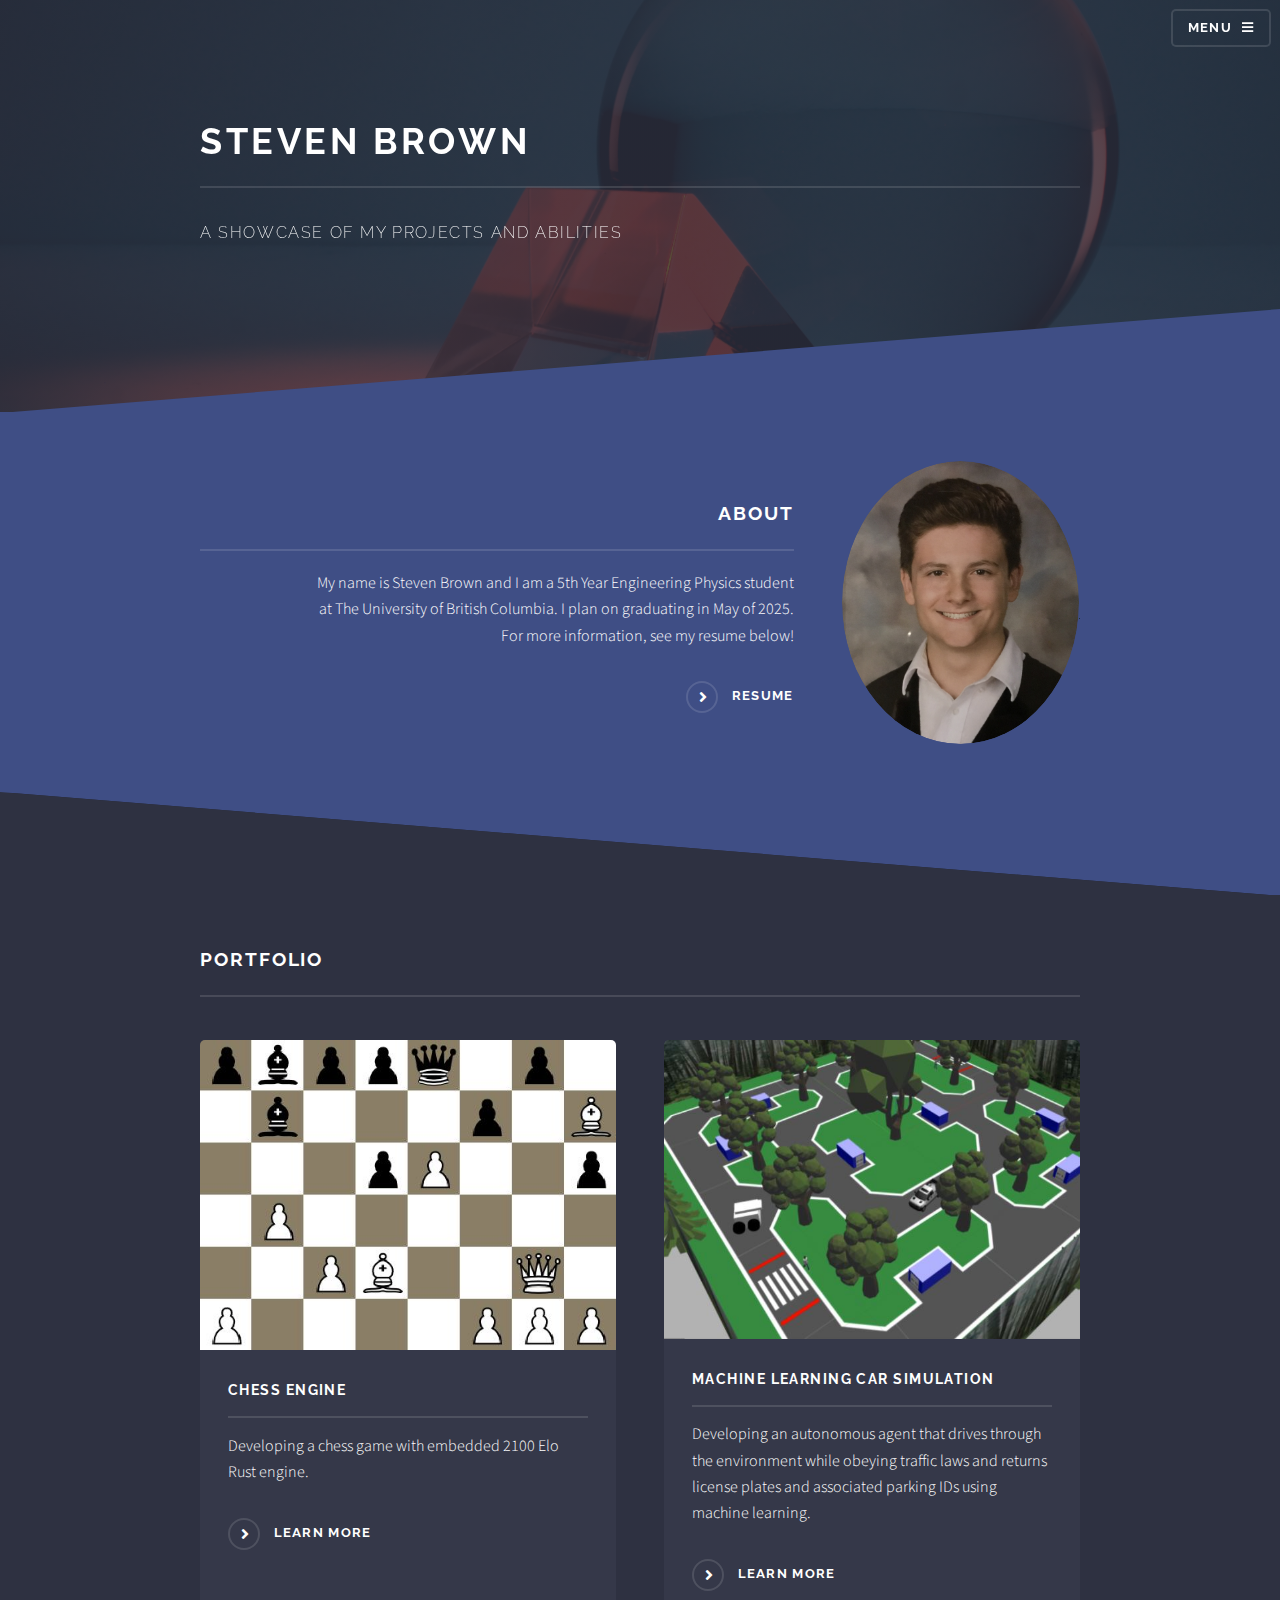
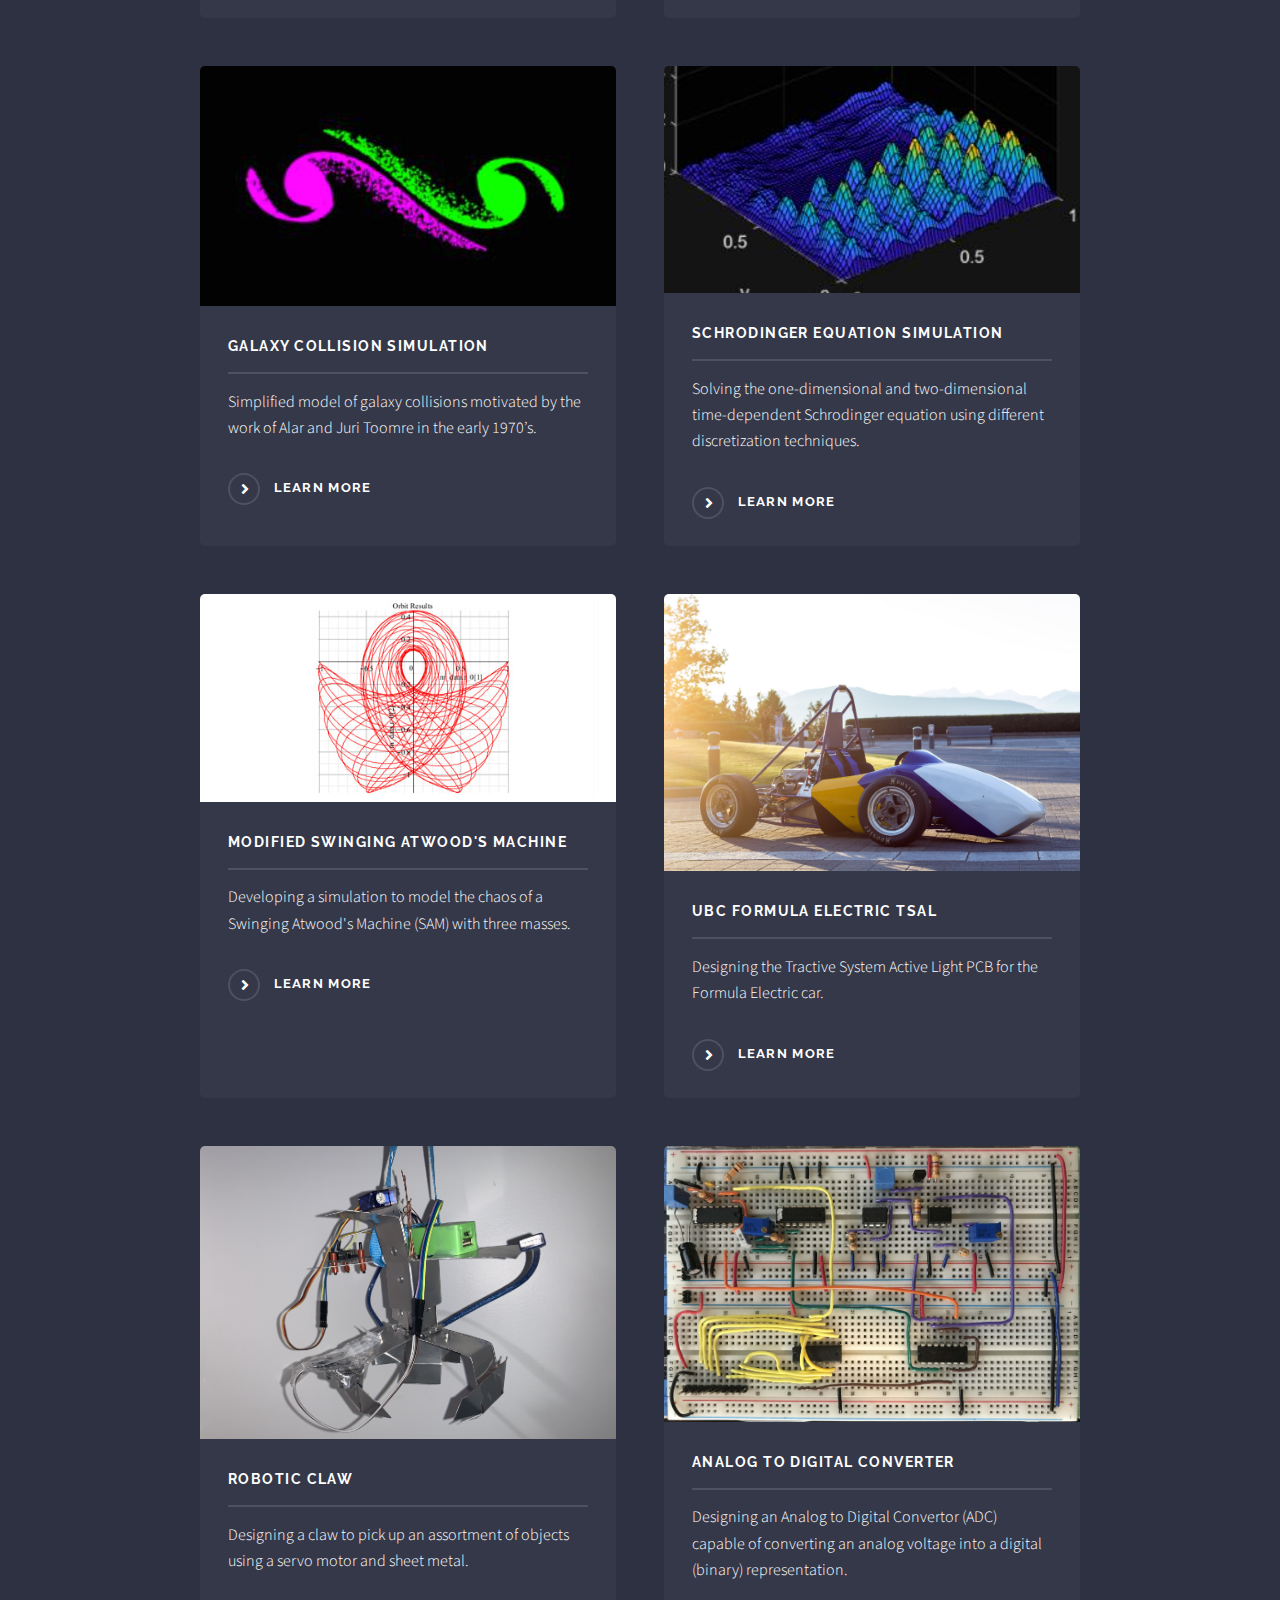
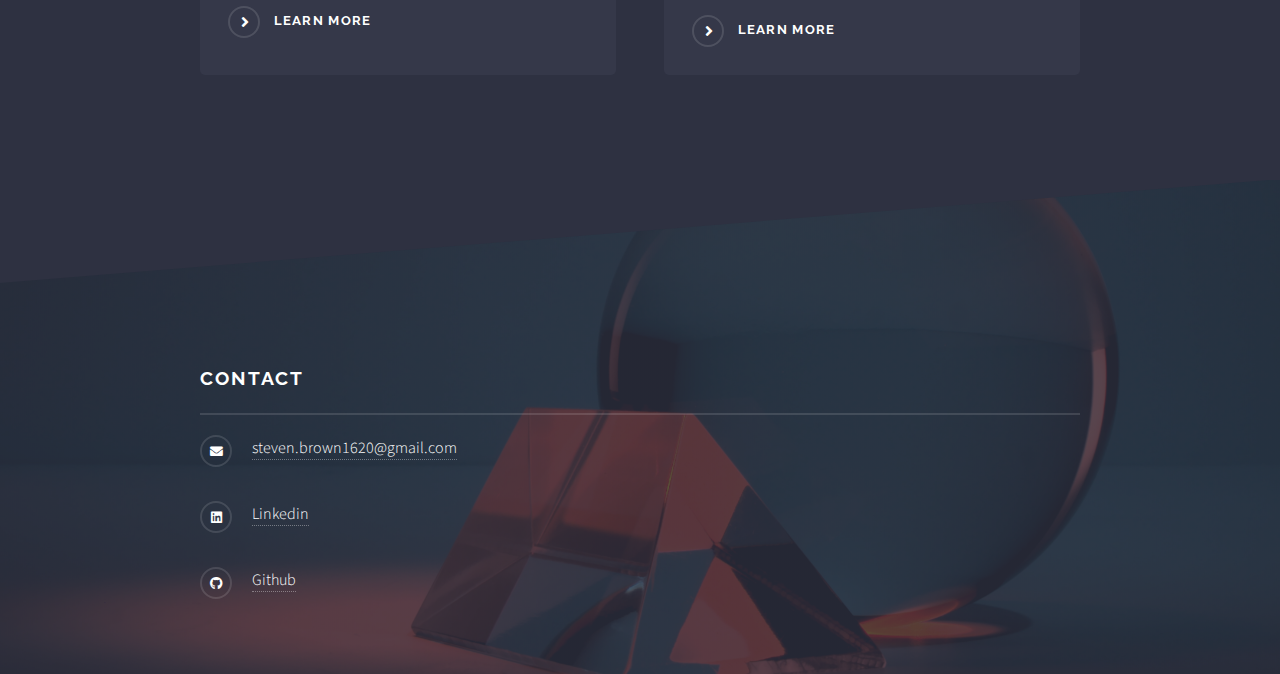
<file: index.html>
<!DOCTYPE HTML>

<html>
	<head>
		<title>Steven Brown</title>
		<meta charset="utf-8" />
		<meta name="viewport" content="width=device-width, initial-scale=1, user-scalable=no" />
		<link rel="stylesheet" href="assets/css/main.css" />
		<noscript><link rel="stylesheet" href="assets/css/noscript.css" /></noscript>
	</head>
	<body class="is-preload">

		<!-- Page Wrapper -->
			<div id="page-wrapper">

				<!-- Header -->
					<header id="header" class="alt">
						<h1><a href="index.html">Steven Brown</a> 
							<a href="mailto:steven.brown1620@gmail.com" class="icon solid fa-envelope"><span class="label">Mail</span></a>
							<a href="https://www.linkedin.com/in/steven-brown-15aa471b6/" class="icon brands fa-linkedin"><span class="label">Linkedin</span></a>
							<a href="https://github.com/Steven141" class="icon brands fa-github"><span class="label">Github</span></a>
						</h1>
						<nav>
							<a href="#menu">Menu</a>
						</nav>
					</header>

				<!-- Menu -->
					<nav id="menu">
						<div class="inner">
							<h2>Menu</h2>
							<ul class="links">
								<li><a href="index.html">Home</a></li>
								<!-- <li><a href="generic.html">Generic</a></li>
								<li><a href="elements.html">Elements</a></li>
								<li><a href="#">Log In</a></li>
								<li><a href="#">Sign Up</a></li> -->
								<li><a href="#three">About</a></li>
								<li><a href="#four">Portfolio</a></li>
								<li><a href="#footer">Contact</a></li>
							</ul>
							<a href="#" class="close">Close</a>
						</div>
					</nav>
					
				<!-- Banner -->
					<section id="banner">
						<div class="inner">
							<!-- <div class="logo"><span class="icon fa-gem"></span></div> -->
							<h2>Steven Brown</h2>
							<p>A Showcase of my Projects and Abilities </p>
						</div>
					</section>

				<!-- Wrapper -->
					<section id="wrapper">

						<!-- One -->
							<!-- <section id="one" class="wrapper spotlight style1">
								<div class="inner">
									<a href="#" class="image"><img src="images/pic01.jpg" alt="" /></a>
									<div class="content">
										<h2 class="major">Magna arcu feugiat</h2>
										<p>Lorem ipsum dolor sit amet, etiam lorem adipiscing elit. Cras turpis ante, nullam sit amet turpis non, sollicitudin posuere urna. Mauris id tellus arcu. Nunc vehicula id nulla dignissim dapibus. Nullam ultrices, neque et faucibus viverra, ex nulla cursus.</p>
										<a href="#" class="special">Learn more</a>
									</div>
								</div>
							</section> -->

						<!-- Two -->
							<!-- <section id="two" class="wrapper alt spotlight style2">
								<div class="inner">
									<a href="#" class="image"><img src="images/pic02.jpg" alt="" /></a>
									<div class="content">
										<h2 class="major">Tempus adipiscing</h2>
										<p>Lorem ipsum dolor sit amet, etiam lorem adipiscing elit. Cras turpis ante, nullam sit amet turpis non, sollicitudin posuere urna. Mauris id tellus arcu. Nunc vehicula id nulla dignissim dapibus. Nullam ultrices, neque et faucibus viverra, ex nulla cursus.</p>
										<a href="#" class="special">Learn more</a>
									</div>
								</div>
							</section> -->

						<!-- Three -->
							<section id="three" class="wrapper spotlight style3">
								<div class="inner">
									<img src="../../images/bg.jpg" alt="HTML5 Icon" style="display: block; margin-left: auto; margin-right: auto; width:1px;height:1px;">
									<a class="image"><img src="images/self.jpg" alt="" /></a>
									<div class="content">
										<h2 class="major">About</h2>
										<p>My name is Steven Brown and I am a 5th Year Engineering Physics student<br />
											at The University of British Columbia. I plan on graduating in May of 2025. <br />
											For more information, see my resume below!</p>
										<a href="Documents/Resume_StevenBrown.pdf" class="special">Resume</a>
										<!-- <a href="ENPH353.html" class="special">Classes</a> -->
									</div>
									<!-- <a href="ENPH353.html" class="special">Classes</a> -->
								</div>
								<!-- <a href="ENPH353.html" class="special">Classes</a> -->
							</section>

						<!-- Four -->
							<section id="four" class="wrapper alt style1">
								<div class="inner">
									<h2 class="major">Portfolio</h2>
									<!-- <p>Cras mattis ante fermentum, malesuada neque vitae, eleifend erat. Phasellus non pulvinar erat. Fusce tincidunt, nisl eget mattis egestas, purus ipsum consequat orci, sit amet lobortis lorem lacus in tellus. Sed ac elementum arcu. Quisque placerat auctor laoreet.</p> -->
									<section class="features">
										<article>
											<a href="chess.html" class="image"><img src="images/chezpicsmall.JPG" alt="" /></a>
											<h3 class="major">Chess Engine</h3>
											<p>Developing a chess game with embedded 2100 Elo Rust engine.</p>
											<a href="chess.html" class="special">Learn more</a>
										</article>
										<article>
											<a href="ENPH353.html" class="image"><img src="images/pic04.JPG" alt="" /></a>
											<h3 class="major">Machine Learning Car Simulation</h3>
											<p>Developing an autonomous agent that drives through the environment while obeying traffic laws and returns license plates and associated parking IDs using machine learning.</p>
											<a href="ENPH353.html" class="special">Learn more</a>
										</article>
										<article>
											<a href="galaxy.html" class="image"><img src="images/galaxyimg.JPG" alt="" /></a>
											<!-- <a class="image"><img src="images/galaxyimg.JPG" alt="" /></a> -->
											<h3 class="major">Galaxy Collision Simulation</h3>
											<p>Simplified model of galaxy collisions motivated by the work of Alar and Juri Toomre in the early 1970’s.</p>
											<a href="galaxy.html" class="special">Learn more</a>
										</article>
										<article>
											<a href="wave.html" class="image"><img src="images/waveimg.JPG" alt="" /></a>
											<h3 class="major">Schrodinger Equation Simulation </h3>
											<p>Solving the one-dimensional and two-dimensional time-dependent Schrodinger equation using different discretization techniques.</p>
											<a href="wave.html" class="special">Learn more</a>
										</article>
										<article>
											<a href="SAM.html" class="image"><img src="images/SAMdiagram.jpg" alt="" /></a>
											<h3 class="major">Modified Swinging Atwood's Machine </h3>
											<p>Developing a simulation to model the chaos of a Swinging Atwood's Machine (SAM) with three masses. </p>
											<a href="SAM.html" class="special">Learn more</a>
										</article>
										<article>
											<a href="FE.html" class="image"><img src="images/pic05.jpg" alt="" /></a>
											<h3 class="major">UBC Formula Electric TSAL</h3>
											<p>Designing the Tractive System Active Light PCB for the Formula Electric car.</p>
											<a href="FE.html" class="special">Learn more</a>
										</article>
										<article>
											<a href="claw.html" class="image"><img src="images/pic08.jpg" alt="" /></a>
											<h3 class="major">Robotic Claw</h3>
											<p>Designing a claw to pick up an assortment of objects using a servo motor and sheet metal.</p>
											<a href="claw.html" class="special">Learn more</a>
										</article>
										<article>
											<a href="ADC.html" class="image"><img src="images/pic07.jpg" alt="" /></a>
											<h3 class="major">Analog to Digital Converter</h3>
											<p>Designing an Analog to Digital Convertor (ADC) capable of converting an analog voltage into a digital (binary) representation.</p>
											<a href="ADC.html" class="special">Learn more</a>
										</article>
									</section>
									<ul class="actions">
										<!-- <li><a href="#" class="button">Browse All</a></li> -->
									</ul>
								</div>
							</section>

					</section>

				<!-- Footer -->
					<section id="footer">
						<div class="inner">
							<h2 class="major">Contact</h2>
							<!-- <p>Cras mattis ante fermentum, malesuada neque vitae, eleifend erat. Phasellus non pulvinar erat. Fusce tincidunt, nisl eget mattis egestas, purus ipsum consequat orci, sit amet lobortis lorem lacus in tellus. Sed ac elementum arcu. Quisque placerat auctor laoreet.</p> -->
							<!-- <form method="post" action="#">
								<div class="fields">
									<div class="field">
										<label for="name">Name</label>
										<input type="text" name="name" id="name" />
									</div>
									<div class="field">
										<label for="email">Email</label>
										<input type="email" name="email" id="email" />
									</div>
									<div class="field">
										<label for="message">Message</label>
										<textarea name="message" id="message" rows="4"></textarea>
									</div>
								</div>
								<ul class="actions">
									<li><input type="submit" value="Send Message" /></li>
								</ul>
							</form> -->
							<ul class="contact">
								<!-- <li class="icon solid fa-home">
									Untitled Inc<br />
									1234 Somewhere Road Suite #2894<br />
									Nashville, TN 00000-0000
								</li> -->
								<!-- <li class="icon solid fa-phone">(000) 000-0000</li> -->
								<li class="icon solid fa-envelope"><a href="mailto:steven.brown1620@gmail.com">steven.brown1620@gmail.com</a></li>
								<!-- <li class="icon brands fa-twitter"><a href="#">twitter.com/untitled-tld</a></li> -->
								<!-- <li class="icon brands fa-facebook-f"><a href="#">facebook.com/untitled-tld</a></li> -->
								<li class="icon brands fa-linkedin"><a href="https://www.linkedin.com/in/steven-brown-15aa471b6/">Linkedin</a></li>
								<li class="icon brands fa-github"><a href="https://github.com/Steven141">Github</a></li>								
							</ul>
							<!-- <ul class="copyright">
								<li>&copy; Untitled Inc. All rights reserved.</li><li>Design: <a href="http://html5up.net">HTML5 UP</a></li>
							</ul> -->
						</div>
					</section>

			</div>

		<!-- Scripts -->
			<script src="assets/js/jquery.min.js"></script>
			<script src="assets/js/jquery.scrollex.min.js"></script>
			<script src="assets/js/browser.min.js"></script>
			<script src="assets/js/breakpoints.min.js"></script>
			<script src="assets/js/util.js"></script>
			<script src="assets/js/main.js"></script>

	</body>
</html>
</file>
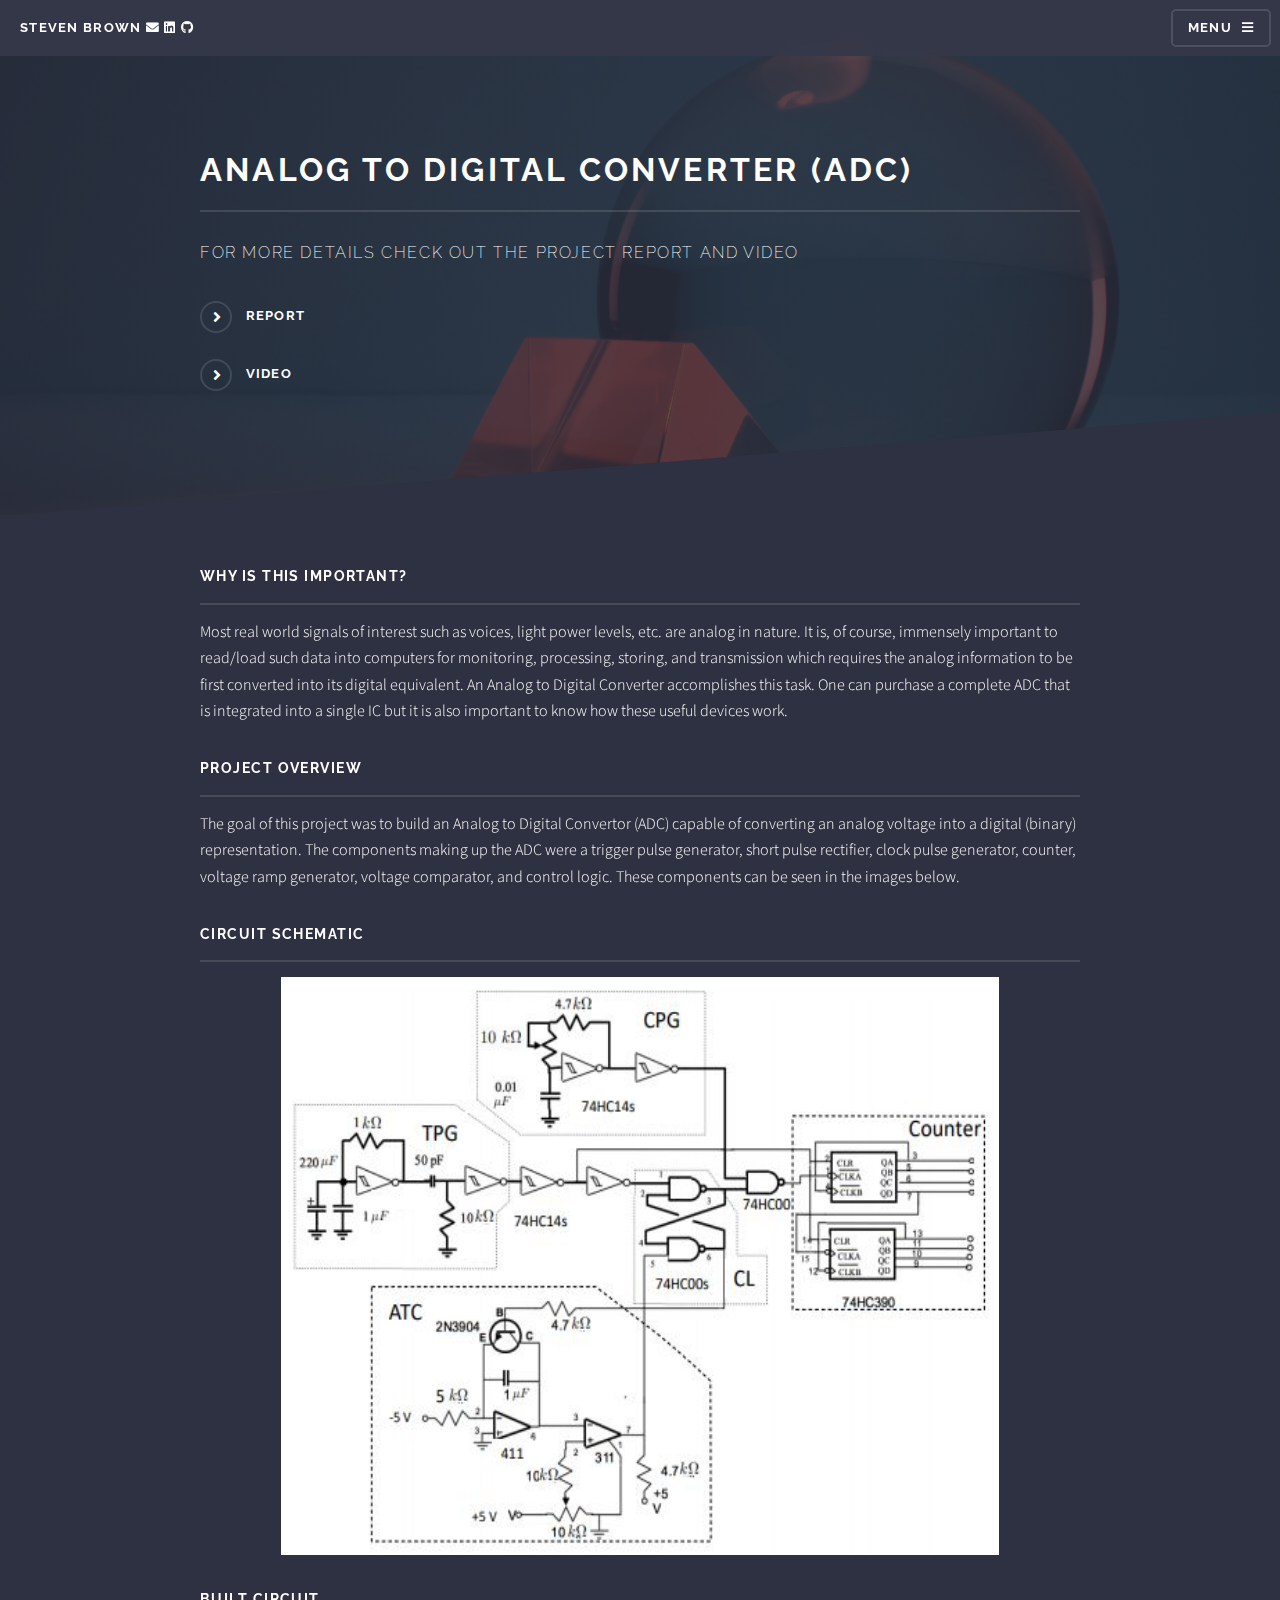
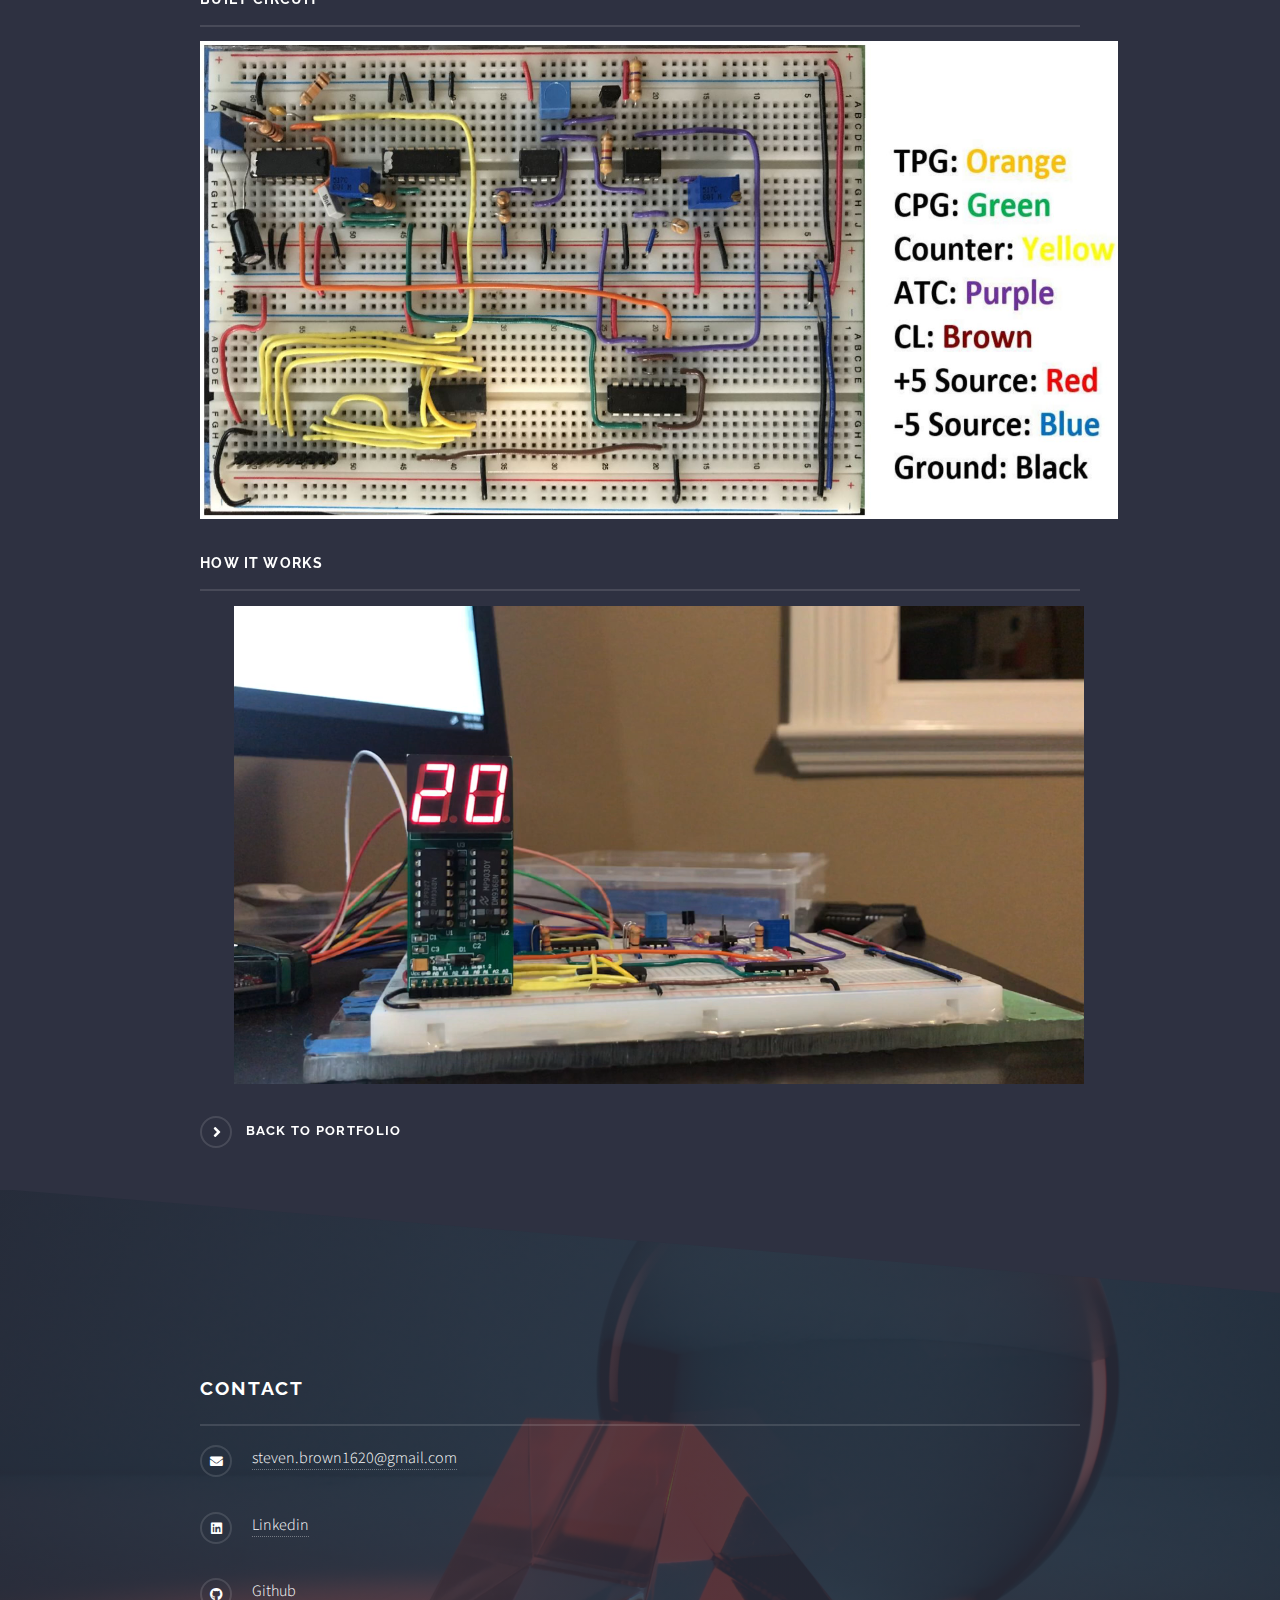
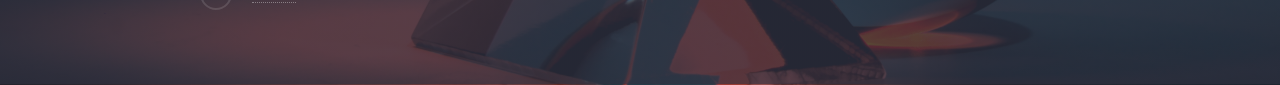
<file: ADC.html>
<!DOCTYPE HTML>

<html>
	<head>
		<title>ADC</title>
		<meta charset="utf-8" />
		<meta name="viewport" content="width=device-width, initial-scale=1, user-scalable=no" />
		<link rel="stylesheet" href="assets/css/ADC.css" />
		<noscript><link rel="stylesheet" href="assets/css/noscript.css" /></noscript>
	</head>
	<body class="is-preload">

		<!-- Page Wrapper -->
			<div id="page-wrapper">

				<!-- Header -->
					<header id="header">
						<h1><a href="index.html">Steven Brown</a> 
							<a href="mailto:steven.brown1620@gmail.com" class="icon solid fa-envelope"><span class="label">Mail</span></a>
							<a href="https://www.linkedin.com/in/steven-brown-15aa471b6/" class="icon brands fa-linkedin"><span class="label">Linkedin</span></a>
							<a href="https://github.com/Steven141" class="icon brands fa-github"><span class="label">Github</span></a>
						</h1>
						<nav>
							<a href="#menu">Menu</a>
						</nav>
					</header>

				<!-- Menu -->
                <nav id="menu">
					<div class="inner">
						<h2>Menu</h2>
						<ul class="links">
							<li><a href="index.html">Home</a></li>
							<!-- <li><a href="generic.html">Generic</a></li>
							<li><a href="elements.html">Elements</a></li>
							<li><a href="#">Log In</a></li>
							<li><a href="#">Sign Up</a></li> -->
							<li><a href="index.html#three">About</a></li>
							<li><a href="index.html#four">Portfolio</a></li>
							<li><a href="#footer">Contact</a></li>
						</ul>
						<a href="#" class="close">Close</a>
					</div>
				</nav>

				<!-- Wrapper -->
					<section id="wrapper">
						<header>
							<div class="inner">
								<h2>Analog to Digital Converter (ADC)</h2>
								<p>For more details check out the project report and video</p>
								<!-- <a href="https://github.com/moolanp/ENPH353" class="special">Code</a> -->
								<a href="Documents/Lab6NoteBook.pdf" class="special">Report</a>
								<a href="https://youtu.be/8hn0zoCUXGs" class="special">Video</a>
							</div>
						</header>

						<!-- Content -->
							<div class="wrapper">
								<div class="inner">

                                    <h3 class="major">Why is this Important?</h3>
									<p>Most real world signals of interest such as voices, light power levels, etc. are
                                        analog in nature. It is, of course, immensely important to read/load such data
                                        into computers for monitoring, processing, storing, and transmission which 
                                        requires the analog information to be first converted into its digital
                                        equivalent. An Analog to Digital Converter accomplishes this task. One
                                        can purchase a complete ADC that is integrated into a single IC but it is also 
                                        important to know how these useful devices work. 
                                    </p>

									<h3 class="major">Project Overview</h3>
									<p>The goal of this project was to build an Analog to Digital
                                        Convertor (ADC) capable of converting an analog voltage into a digital (binary)
                                        representation. The components making up the ADC were a trigger pulse generator, short pulse
                                        rectifier, clock pulse generator, counter, voltage ramp generator, voltage comparator, and control logic.
                                        These components can be seen in the images below.
                                    </p>
                                    <h3 class="major">Circuit Schematic</h3>
                                    <img src="../../images/pic.JPG" alt="HTML5 Icon" style="display: block; margin-left: auto; margin-right: auto; width:718px;height:578px;">
									<p> </p>
                                    <h3 class="major">Built Circuit</h3>
                                    <img src="../../images/Capture.JPG" alt="HTML5 Icon" style="display: block; margin-left: auto; margin-right: auto; width:918px;height:478px;">
									<p> </p>
									<h3 class="major">How it Works</h3>
									<video style="display: block; margin-left: auto; margin-right: auto; margin-top: auto; margin-bottom: auto; width:918px;height:478px;" autoplay loop muted>
                                        <source src="Documents/Analog to Digital Converter.mp4" type="video/mp4">
                                    </video>
									<p> </p>
                                    <a href="index.html#four" class="special">Back to Portfolio</a>

									<!-- <h3 class="major">Vitae phasellus</h3>
									<p>Cras mattis ante fermentum, malesuada neque vitae, eleifend erat. Phasellus non pulvinar erat. Fusce tincidunt, nisl eget mattis egestas, purus ipsum consequat orci, sit amet lobortis lorem lacus in tellus. Sed ac elementum arcu. Quisque placerat auctor laoreet.</p>

									<section class="features">
										<article>
											<a href="#" class="image"><img src="images/pic04.jpg" alt="" /></a>
											<h3 class="major">Sed feugiat lorem</h3>
											<p>Lorem ipsum dolor sit amet, consectetur adipiscing vehicula id nulla dignissim dapibus ultrices.</p>
											<a href="#" class="special">Learn more</a>
										</article>
										<article>
											<a href="#" class="image"><img src="images/pic05.jpg" alt="" /></a>
											<h3 class="major">Nisl placerat</h3>
											<p>Lorem ipsum dolor sit amet, consectetur adipiscing vehicula id nulla dignissim dapibus ultrices.</p>
											<a href="#" class="special">Learn more</a>
										</article>
									</section> -->

								</div>
							</div>

					</section>

				<!-- Footer -->
                <section id="footer">
                    <div class="inner">
                        <h2 class="major">Contact</h2>
                        <!-- <p>Cras mattis ante fermentum, malesuada neque vitae, eleifend erat. Phasellus non pulvinar erat. Fusce tincidunt, nisl eget mattis egestas, purus ipsum consequat orci, sit amet lobortis lorem lacus in tellus. Sed ac elementum arcu. Quisque placerat auctor laoreet.</p> -->
                        <!-- <form method="post" action="#">
                            <div class="fields">
                                <div class="field">
                                    <label for="name">Name</label>
                                    <input type="text" name="name" id="name" />
                                </div>
                                <div class="field">
                                    <label for="email">Email</label>
                                    <input type="email" name="email" id="email" />
                                </div>
                                <div class="field">
                                    <label for="message">Message</label>
                                    <textarea name="message" id="message" rows="4"></textarea>
                                </div>
                            </div>
                            <ul class="actions">
                                <li><input type="submit" value="Send Message" /></li>
                            </ul>
                        </form> -->
                        <ul class="contact">
                            <!-- <li class="icon solid fa-home">
                                Untitled Inc<br />
                                1234 Somewhere Road Suite #2894<br />
                                Nashville, TN 00000-0000
                            </li> -->
                            <!-- <li class="icon solid fa-phone">(000) 000-0000</li> -->
                            <li class="icon solid fa-envelope"><a href="mailto:steven.brown1620@gmail.com">steven.brown1620@gmail.com</a></li>
                            <!-- <li class="icon brands fa-twitter"><a href="#">twitter.com/untitled-tld</a></li> -->
                            <!-- <li class="icon brands fa-facebook-f"><a href="#">facebook.com/untitled-tld</a></li> -->
                            <li class="icon brands fa-linkedin"><a href="https://www.linkedin.com/in/steven-brown-15aa471b6/">Linkedin</a></li>
                            <li class="icon brands fa-github"><a href="https://github.com/Steven141">Github</a></li>								
                        </ul>
                        
                    </div>
                </section>

			</div>

		<!-- Scripts -->
			<script src="assets/js/jquery.min.js"></script>
			<script src="assets/js/jquery.scrollex.min.js"></script>
			<script src="assets/js/browser.min.js"></script>
			<script src="assets/js/breakpoints.min.js"></script>
			<script src="assets/js/util.js"></script>
			<script src="assets/js/main.js"></script>

	</body>
</html>
</file>
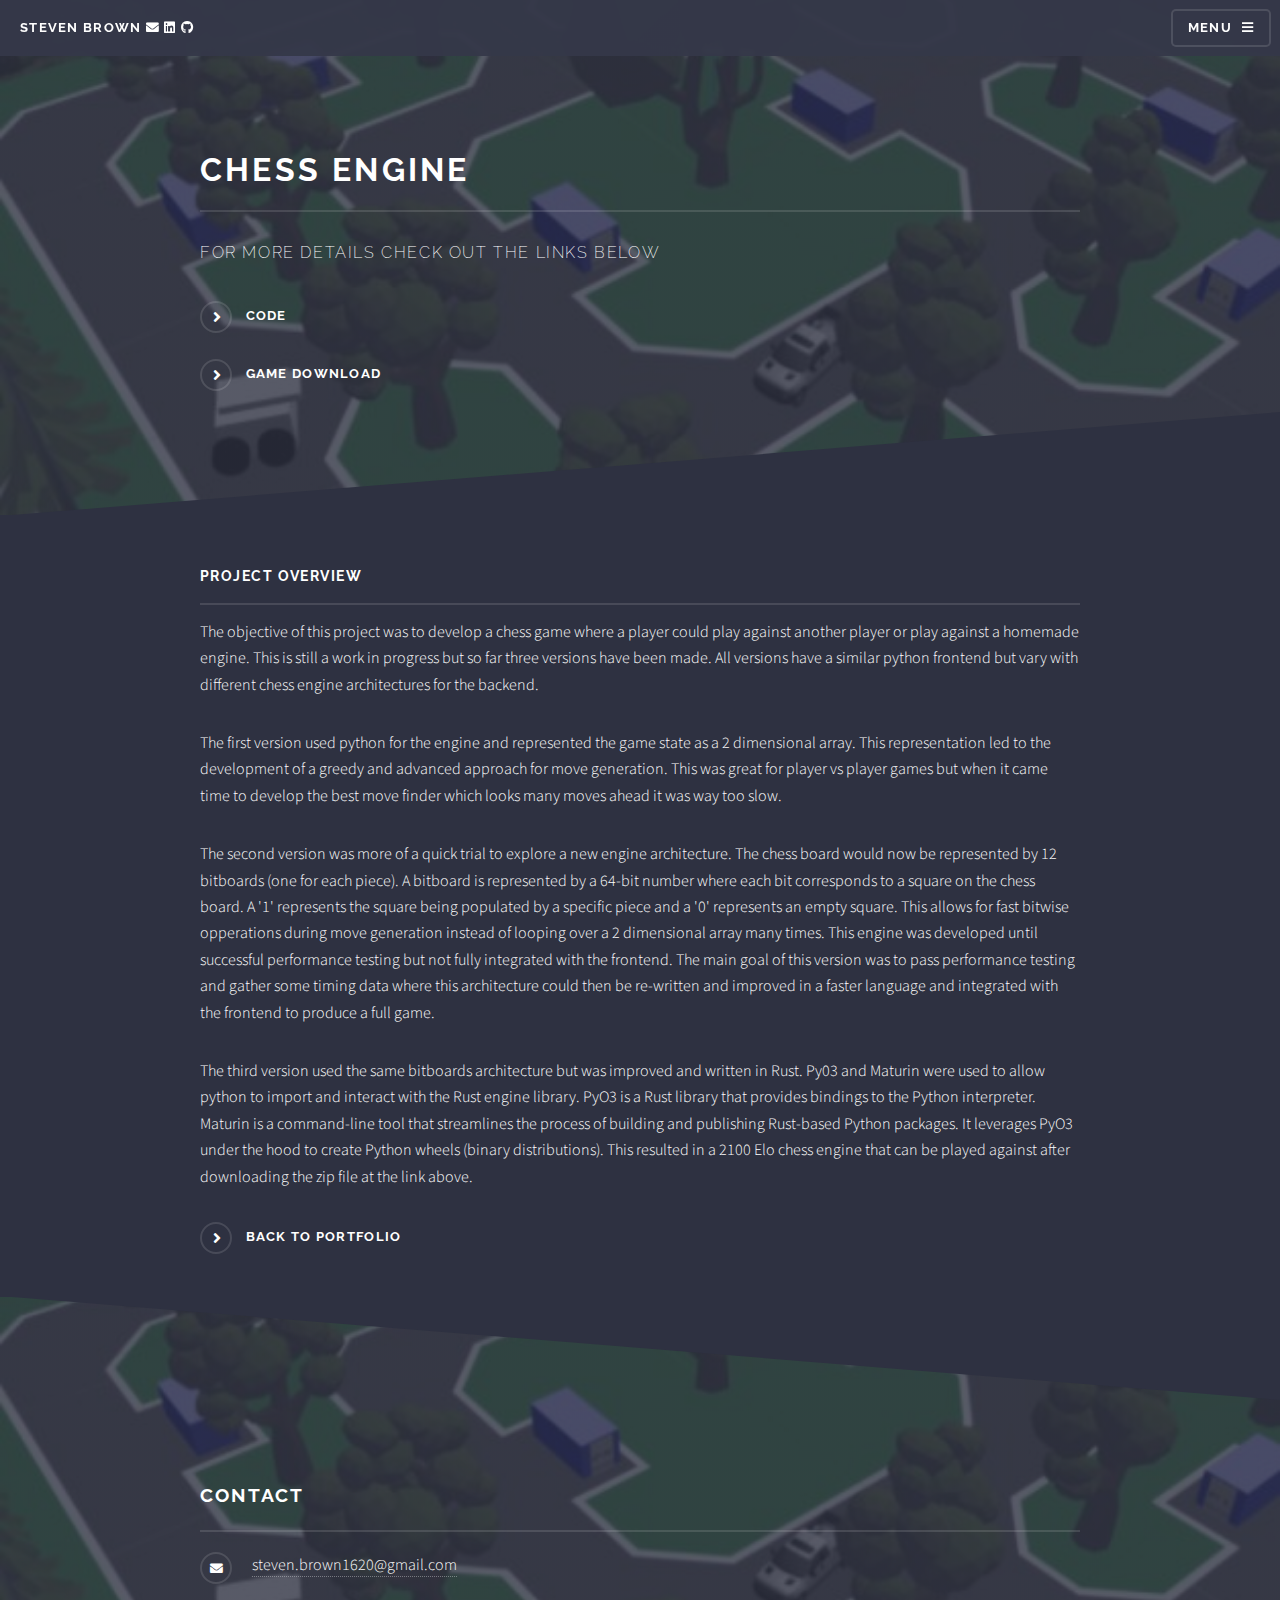
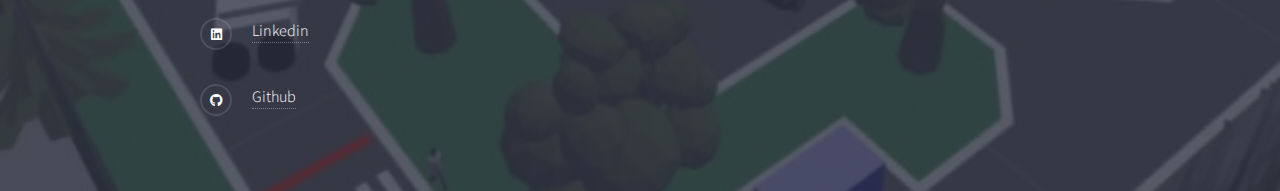
<file: chess.html>
<!DOCTYPE HTML>

<html>
	<head>
		<title>Machine Learning Simulation</title>
		<meta charset="utf-8" />
		<meta name="viewport" content="width=device-width, initial-scale=1, user-scalable=no" />
		<link rel="stylesheet" href="assets/css/chess.css" />
		<noscript><link rel="stylesheet" href="assets/css/noscript.css" /></noscript>
	</head>
	<body class="is-preload">

		<!-- Page Wrapper -->
			<div id="page-wrapper">

				<!-- Header -->
					<header id="header">
						<h1><a href="index.html">Steven Brown</a> 
							<a href="mailto:steven.brown1620@gmail.com" class="icon solid fa-envelope"><span class="label">Mail</span></a>
							<a href="https://www.linkedin.com/in/steven-brown-15aa471b6/" class="icon brands fa-linkedin"><span class="label">Linkedin</span></a>
							<a href="https://github.com/Steven141" class="icon brands fa-github"><span class="label">Github</span></a>
						</h1>
						<nav>
							<a href="#menu">Menu</a>
						</nav>
					</header>

				<!-- Menu -->
				<nav id="menu">
					<div class="inner">
						<h2>Menu</h2>
						<ul class="links">
							<li><a href="index.html">Home</a></li>
							<!-- <li><a href="generic.html">Generic</a></li>
							<li><a href="elements.html">Elements</a></li>
							<li><a href="#">Log In</a></li>
							<li><a href="#">Sign Up</a></li> -->
							<li><a href="index.html#three">About</a></li>
							<li><a href="index.html#four">Portfolio</a></li>
							<li><a href="#footer">Contact</a></li>
						</ul>
						<a href="#" class="close">Close</a>
					</div>
				</nav>

				<!-- Wrapper -->
					<section id="wrapper">
						<header>
							<div class="inner">
								<h2>Chess Engine</h2>
								<p>For more details check out the links below</p>
								<a href="https://github.com/Steven141/ChessProject" class="special">Code</a>
								<a href="https://stevenb4.itch.io/chess-game" class="special">Game Download</a>
								<!-- <a href="Documents/ENPH353 Final Report.pdf" class="special">Report</a>
								<a href="Documents/ENPH353RUN.MP4" class="special">Video</a> -->
							</div>
						</header>

						<!-- Content -->
							<div class="wrapper">
								<div class="inner">

									<h3 class="major">Project Overview</h3>
									<p>The objective of this project was to develop a chess game where a player could play against another player 
										or play against a homemade engine. This is still a work in progress but so far three versions have been made.
										All versions have a similar python frontend but vary with different chess engine architectures for the backend.
									</p>
									<p>
										The first version used python for the engine and represented the game state as a 2 dimensional array. This representation led
										to the development of a greedy and advanced approach for move generation. This was great for player vs player games but when it 
										came time to develop the best move finder which looks many moves ahead it was way too slow.
									</p>
									<p>
										The second version was more of a quick trial to explore a new engine architecture. The chess board would now be represented 
										by 12 bitboards (one for each piece). A bitboard is represented by a 64-bit number where each bit corresponds to a square on 
										the chess board. A '1' represents the square being populated by a specific piece and a '0' represents an empty square. This 
										allows for fast bitwise opperations during move generation instead of looping over a 2 dimensional array many times. This 
										engine was developed until successful performance testing but not fully integrated with the frontend. The main goal of this
										version was to pass performance testing and gather some timing data where this architecture could then be re-written and improved
										in a faster language and integrated with the frontend to produce a full game.
									</p>
									<p>
										The third version used the same bitboards architecture but was improved and written in Rust. Py03 and Maturin were used to
										allow python to import and interact with the Rust engine library. PyO3 is a Rust library that provides bindings to the Python interpreter.
										Maturin is a command-line tool that streamlines the process of building and publishing Rust-based Python packages. 
										It leverages PyO3 under the hood to create Python wheels (binary distributions). This resulted in a 2100 Elo chess engine that
										can be played against after downloading the zip file at the link above.
									</p>

									<!-- <video style="display: block; margin-left: auto; margin-right: auto; margin-bottom: 5%; width: 1118px; ;height:978;" autoplay loop>
                                        <source src="Documents/ENPH353RUN.MP4" type="video/mp4">
									</video> -->

									<!-- <h3 class="major">Vitae phasellus</h3>
									<p>Cras mattis ante fermentum, malesuada neque vitae, eleifend erat. Phasellus non pulvinar erat. Fusce tincidunt, nisl eget mattis egestas, purus ipsum consequat orci, sit amet lobortis lorem lacus in tellus. Sed ac elementum arcu. Quisque placerat auctor laoreet.</p> -->
									<a href="index.html#four" class="special">Back to Portfolio</a>

									<!-- <section class="features">
										<article>
											<a href="#" class="image"><img src="images/pic04.jpg" alt="" /></a>
											<h3 class="major">Sed feugiat lorem</h3>
											<p>Lorem ipsum dolor sit amet, consectetur adipiscing vehicula id nulla dignissim dapibus ultrices.</p>
											<a href="#" class="special">Learn more</a>
										</article>
										<article>
											<a href="#" class="image"><img src="images/pic05.jpg" alt="" /></a>
											<h3 class="major">Nisl placerat</h3>
											<p>Lorem ipsum dolor sit amet, consectetur adipiscing vehicula id nulla dignissim dapibus ultrices.</p>
											<a href="#" class="special">Learn more</a>
										</article>
									</section> -->

								</div>
							</div>

					</section>

				<!-- Footer -->
				<section id="footer">
					<div class="inner">
						<h2 class="major">Contact</h2>
						<!-- <p>Cras mattis ante fermentum, malesuada neque vitae, eleifend erat. Phasellus non pulvinar erat. Fusce tincidunt, nisl eget mattis egestas, purus ipsum consequat orci, sit amet lobortis lorem lacus in tellus. Sed ac elementum arcu. Quisque placerat auctor laoreet.</p> -->
						<!-- <form method="post" action="#">
							<div class="fields">
								<div class="field">
									<label for="name">Name</label>
									<input type="text" name="name" id="name" />
								</div>
								<div class="field">
									<label for="email">Email</label>
									<input type="email" name="email" id="email" />
								</div>
								<div class="field">
									<label for="message">Message</label>
									<textarea name="message" id="message" rows="4"></textarea>
								</div>
							</div>
							<ul class="actions">
								<li><input type="submit" value="Send Message" /></li>
							</ul>
						</form> -->
						<ul class="contact">
							<!-- <li class="icon solid fa-home">
								Untitled Inc<br />
								1234 Somewhere Road Suite #2894<br />
								Nashville, TN 00000-0000
							</li> -->
							<!-- <li class="icon solid fa-phone">(000) 000-0000</li> -->
							<li class="icon solid fa-envelope"><a href="mailto:steven.brown1620@gmail.com">steven.brown1620@gmail.com</a></li>
							<!-- <li class="icon brands fa-twitter"><a href="#">twitter.com/untitled-tld</a></li> -->
							<!-- <li class="icon brands fa-facebook-f"><a href="#">facebook.com/untitled-tld</a></li> -->
							<li class="icon brands fa-linkedin"><a href="https://www.linkedin.com/in/steven-brown-15aa471b6/">Linkedin</a></li>
							<li class="icon brands fa-github"><a href="https://github.com/Steven141">Github</a></li>								
						</ul>
						
					</div>
				</section>

			</div>

		<!-- Scripts -->
			<script src="assets/js/jquery.min.js"></script>
			<script src="assets/js/jquery.scrollex.min.js"></script>
			<script src="assets/js/browser.min.js"></script>
			<script src="assets/js/breakpoints.min.js"></script>
			<script src="assets/js/util.js"></script>
			<script src="assets/js/main.js"></script>

	</body>
</html>
</file>
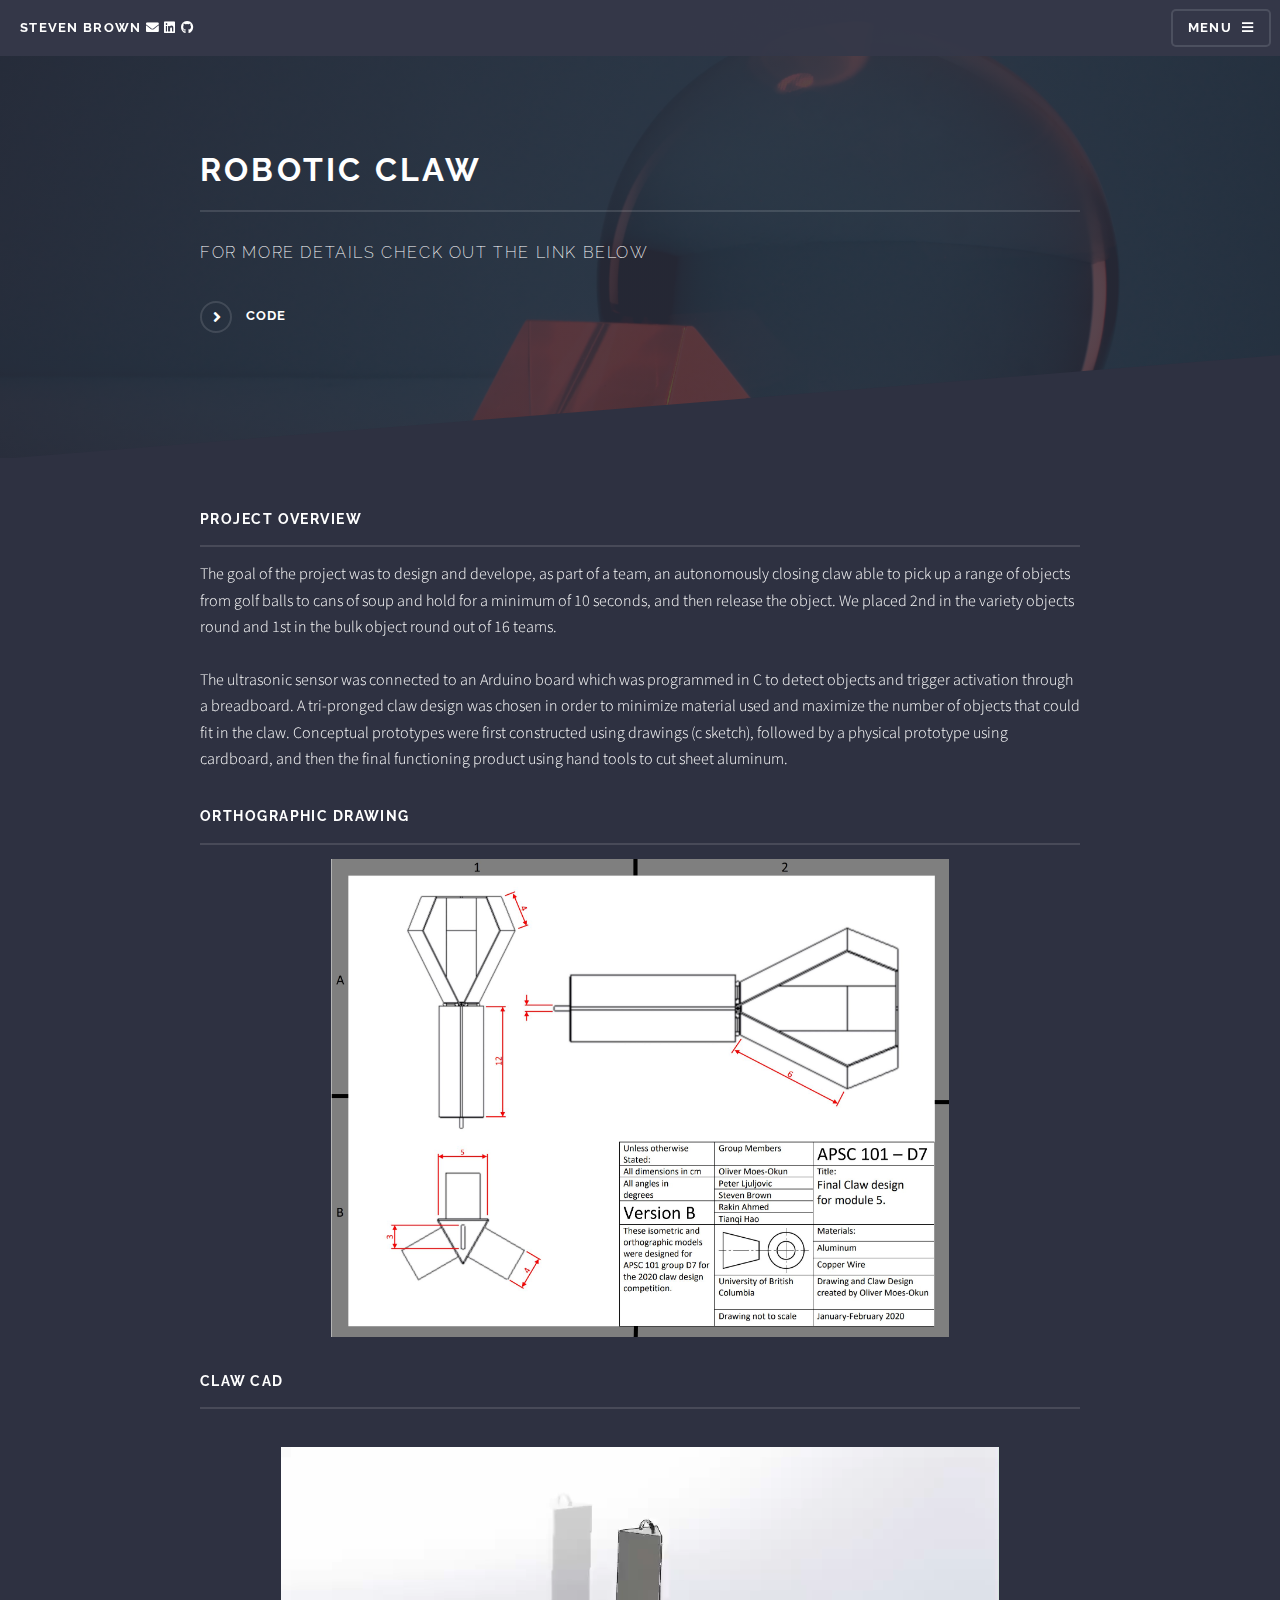
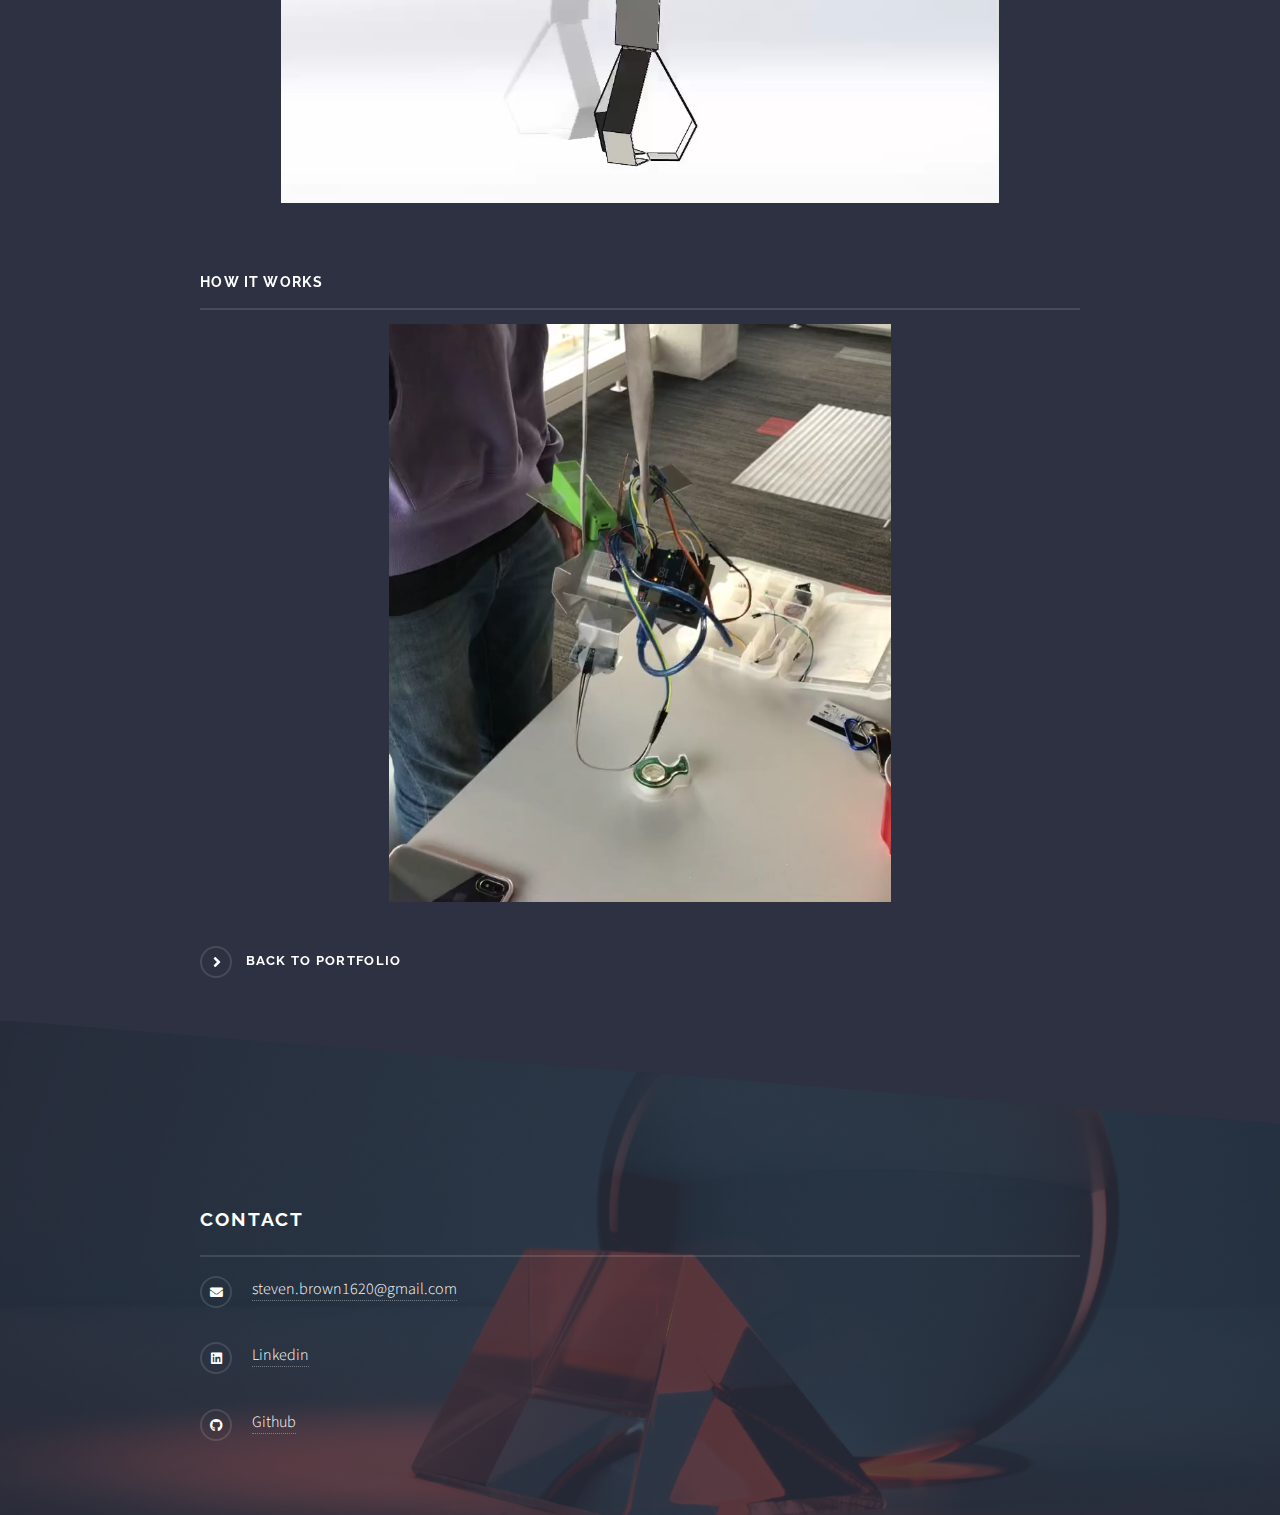
<file: claw.html>
<!DOCTYPE HTML>

<html>
	<head>
		<title>Claw</title>
		<meta charset="utf-8" />
		<meta name="viewport" content="width=device-width, initial-scale=1, user-scalable=no" />
		<link rel="stylesheet" href="assets/css/claw.css" />
		<noscript><link rel="stylesheet" href="assets/css/noscript.css" /></noscript>
	</head>
	<body class="is-preload">

		<!-- Page Wrapper -->
			<div id="page-wrapper">

				<!-- Header -->
					<header id="header">
						<h1><a href="index.html">Steven Brown</a> 
							<a href="mailto:steven.brown1620@gmail.com" class="icon solid fa-envelope"><span class="label">Mail</span></a>
							<a href="https://www.linkedin.com/in/steven-brown-15aa471b6/" class="icon brands fa-linkedin"><span class="label">Linkedin</span></a>
							<a href="https://github.com/Steven141" class="icon brands fa-github"><span class="label">Github</span></a>
						</h1>
						<nav>
							<a href="#menu">Menu</a>
						</nav>
					</header>

				<!-- Menu -->
                <nav id="menu">
					<div class="inner">
						<h2>Menu</h2>
						<ul class="links">
							<li><a href="index.html">Home</a></li>
							<!-- <li><a href="generic.html">Generic</a></li>
							<li><a href="elements.html">Elements</a></li>
							<li><a href="#">Log In</a></li>
							<li><a href="#">Sign Up</a></li> -->
							<li><a href="index.html#three">About</a></li>
							<li><a href="index.html#four">Portfolio</a></li>
							<li><a href="#footer">Contact</a></li>
						</ul>
						<a href="#" class="close">Close</a>
					</div>
				</nav>

				<!-- Wrapper -->
					<section id="wrapper">
						<header>
							<div class="inner">
								<h2>Robotic Claw</h2>
								<p>For more details check out the link below</p>
                                <a href="https://github.com/Steven141/RobotClaw" class="special">Code</a>
							</div>
						</header>

						<!-- Content -->
							<div class="wrapper">
								<div class="inner">

									<h3 class="major">Project Overview</h3>
									<p>The goal of the project was to design and develope, as part of a team, an autonomously closing claw able to pick up
                                        a range of objects from golf balls to cans of soup and hold for a minimum of 10 seconds, and then release the object.
                                        We placed 2nd in the variety objects round and 1st in the bulk object round out of 16 teams.<br></br>
                                        
                                        The ultrasonic sensor was connected to an Arduino board which was programmed in C to detect objects and trigger 
                                        activation through a breadboard.
                                        A tri-pronged claw design was chosen in order to minimize material used and maximize the
                                        number of objects that could fit in the claw.
                                        
                                        Conceptual prototypes were first constructed using drawings (c sketch), followed by a physical prototype using
                                        cardboard, and then the final functioning product using hand tools to cut sheet aluminum.

                                    </p>
                                    <h3 class="major">Orthographic Drawing</h3>
                                    <img src="../../images/APSCpic.JPG" alt="HTML5 Icon" style="display: block; margin-left: auto; margin-right: auto; width:618px;height:478px;">
                                    <p> </p>
                                    <h3 class="major">Claw CAD</h3>
                                    <video style="display: block; margin-left: auto; margin-right: auto; margin-top: -10%; margin-bottom: -5%; width:718px;height:578px;" autoplay loop>
                                        <source src="Documents/Claw Video.mp4" type="video/mp4">
                                    </video>
                                    <h3 class="major">How it Works</h3>
                                    <video style="display: block; margin-left: auto; margin-right: auto; margin-top: auto; margin-bottom: 5%; width:718px;height:578px;" autoplay loop>
                                        <source src="Documents/clawvidfinal2.mp4" type="video/mp4">
                                    </video>

                                    <a href="index.html#four" class="special">Back to Portfolio</a>

									<!-- <h3 class="major">Vitae phasellus</h3>
									<p>Cras mattis ante fermentum, malesuada neque vitae, eleifend erat. Phasellus non pulvinar erat. Fusce tincidunt, nisl eget mattis egestas, purus ipsum consequat orci, sit amet lobortis lorem lacus in tellus. Sed ac elementum arcu. Quisque placerat auctor laoreet.</p>

									<section class="features">
										<article>
											<a href="#" class="image"><img src="images/pic04.jpg" alt="" /></a>
											<h3 class="major">Sed feugiat lorem</h3>
											<p>Lorem ipsum dolor sit amet, consectetur adipiscing vehicula id nulla dignissim dapibus ultrices.</p>
											<a href="#" class="special">Learn more</a>
										</article>
										<article>
											<a href="#" class="image"><img src="images/pic05.jpg" alt="" /></a>
											<h3 class="major">Nisl placerat</h3>
											<p>Lorem ipsum dolor sit amet, consectetur adipiscing vehicula id nulla dignissim dapibus ultrices.</p>
											<a href="#" class="special">Learn more</a>
										</article>
									</section> -->

								</div>
							</div>

					</section>

				<!-- Footer -->
                <section id="footer">
                    <div class="inner">
                        <h2 class="major">Contact</h2>
                        <!-- <p>Cras mattis ante fermentum, malesuada neque vitae, eleifend erat. Phasellus non pulvinar erat. Fusce tincidunt, nisl eget mattis egestas, purus ipsum consequat orci, sit amet lobortis lorem lacus in tellus. Sed ac elementum arcu. Quisque placerat auctor laoreet.</p> -->
                        <!-- <form method="post" action="#">
                            <div class="fields">
                                <div class="field">
                                    <label for="name">Name</label>
                                    <input type="text" name="name" id="name" />
                                </div>
                                <div class="field">
                                    <label for="email">Email</label>
                                    <input type="email" name="email" id="email" />
                                </div>
                                <div class="field">
                                    <label for="message">Message</label>
                                    <textarea name="message" id="message" rows="4"></textarea>
                                </div>
                            </div>
                            <ul class="actions">
                                <li><input type="submit" value="Send Message" /></li>
                            </ul>
                        </form> -->
                        <ul class="contact">
                            <!-- <li class="icon solid fa-home">
                                Untitled Inc<br />
                                1234 Somewhere Road Suite #2894<br />
                                Nashville, TN 00000-0000
                            </li> -->
                            <!-- <li class="icon solid fa-phone">(000) 000-0000</li> -->
                            <li class="icon solid fa-envelope"><a href="mailto:steven.brown1620@gmail.com">steven.brown1620@gmail.com</a></li>
                            <!-- <li class="icon brands fa-twitter"><a href="#">twitter.com/untitled-tld</a></li> -->
                            <!-- <li class="icon brands fa-facebook-f"><a href="#">facebook.com/untitled-tld</a></li> -->
                            <li class="icon brands fa-linkedin"><a href="https://www.linkedin.com/in/steven-brown-15aa471b6/">Linkedin</a></li>
                            <li class="icon brands fa-github"><a href="https://github.com/Steven141">Github</a></li>								
                        </ul>
                        
                    </div>
                </section>

			</div>

		<!-- Scripts -->
			<script src="assets/js/jquery.min.js"></script>
			<script src="assets/js/jquery.scrollex.min.js"></script>
			<script src="assets/js/browser.min.js"></script>
			<script src="assets/js/breakpoints.min.js"></script>
			<script src="assets/js/util.js"></script>
			<script src="assets/js/main.js"></script>

	</body>
</html>
</file>
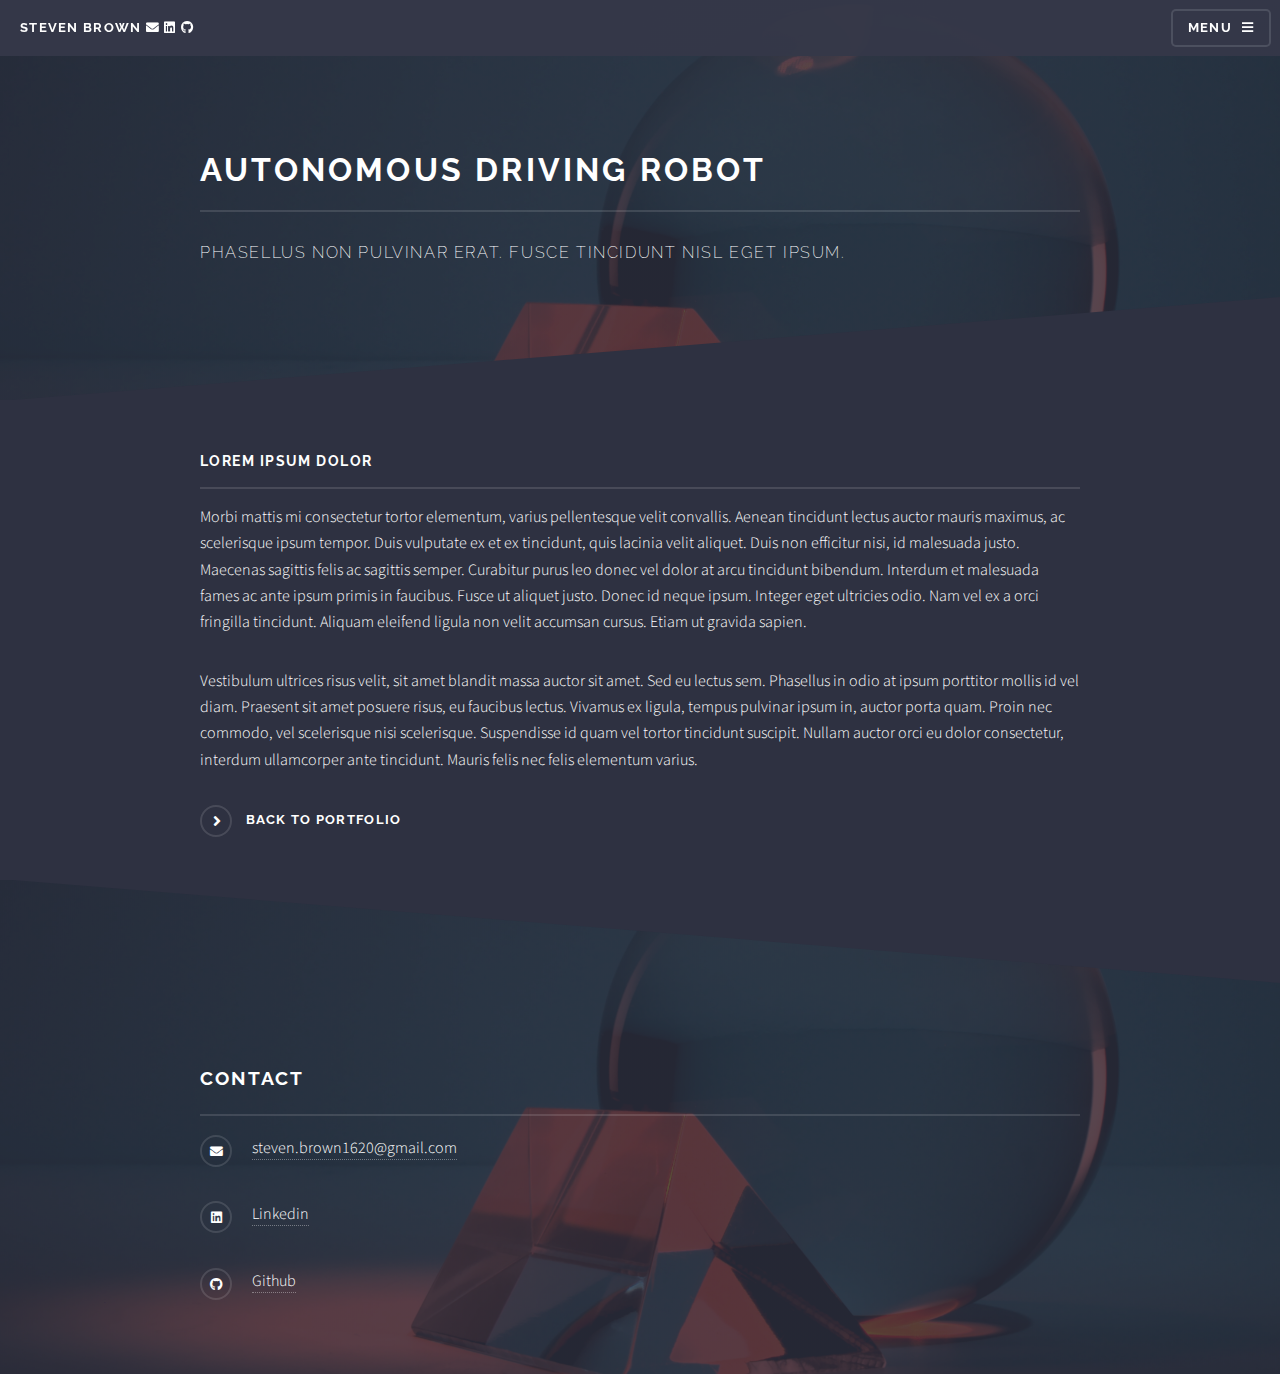
<file: ENPH253.html>
<!DOCTYPE HTML>

<html>
	<head>
		<title>Auto Robot</title>
		<meta charset="utf-8" />
		<meta name="viewport" content="width=device-width, initial-scale=1, user-scalable=no" />
		<link rel="stylesheet" href="assets/css/ENPH253.css" />
		<noscript><link rel="stylesheet" href="assets/css/noscript.css" /></noscript>
	</head>
	<body class="is-preload">

		<!-- Page Wrapper -->
			<div id="page-wrapper">

				<!-- Header -->
					<header id="header">
						<h1><a href="index.html">Steven Brown</a> 
							<a href="mailto:steven.brown1620@gmail.com" class="icon solid fa-envelope"><span class="label">Mail</span></a>
							<a href="https://www.linkedin.com/in/steven-brown-15aa471b6/" class="icon brands fa-linkedin"><span class="label">Linkedin</span></a>
							<a href="https://github.com/Steven141" class="icon brands fa-github"><span class="label">Github</span></a>
						</h1>
						<nav>
							<a href="#menu">Menu</a>
						</nav>
					</header>

				<!-- Menu -->
				<nav id="menu">
					<div class="inner">
						<h2>Menu</h2>
						<ul class="links">
							<li><a href="index.html">Home</a></li>
							<!-- <li><a href="generic.html">Generic</a></li>
							<li><a href="elements.html">Elements</a></li>
							<li><a href="#">Log In</a></li>
							<li><a href="#">Sign Up</a></li> -->
							<li><a href="index.html#three">About</a></li>
							<li><a href="index.html#four">Portfolio</a></li>
							<li><a href="#footer">Contact</a></li>
						</ul>
						<a href="#" class="close">Close</a>
					</div>
				</nav>

				<!-- Wrapper -->
					<section id="wrapper">
						<header>
							<div class="inner">
								<h2>Autonomous Driving Robot</h2>
								<p>Phasellus non pulvinar erat. Fusce tincidunt nisl eget ipsum.</p>
							</div>
						</header>

						<!-- Content -->
							<div class="wrapper">
								<div class="inner">

									<h3 class="major">Lorem ipsum dolor</h3>
									<p>Morbi mattis mi consectetur tortor elementum, varius pellentesque velit convallis. Aenean tincidunt lectus auctor mauris maximus, ac scelerisque ipsum tempor. Duis vulputate ex et ex tincidunt, quis lacinia velit aliquet. Duis non efficitur nisi, id malesuada justo. Maecenas sagittis felis ac sagittis semper. Curabitur purus leo donec vel dolor at arcu tincidunt bibendum. Interdum et malesuada fames ac ante ipsum primis in faucibus. Fusce ut aliquet justo. Donec id neque ipsum. Integer eget ultricies odio. Nam vel ex a orci fringilla tincidunt. Aliquam eleifend ligula non velit accumsan cursus. Etiam ut gravida sapien.</p>

									<p>Vestibulum ultrices risus velit, sit amet blandit massa auctor sit amet. Sed eu lectus sem. Phasellus in odio at ipsum porttitor mollis id vel diam. Praesent sit amet posuere risus, eu faucibus lectus. Vivamus ex ligula, tempus pulvinar ipsum in, auctor porta quam. Proin nec commodo, vel scelerisque nisi scelerisque. Suspendisse id quam vel tortor tincidunt suscipit. Nullam auctor orci eu dolor consectetur, interdum ullamcorper ante tincidunt. Mauris felis nec felis elementum varius.</p>
									<a href="index.html#four" class="special">Back to Portfolio</a>

									<!-- <h3 class="major">Vitae phasellus</h3>
									<p>Cras mattis ante fermentum, malesuada neque vitae, eleifend erat. Phasellus non pulvinar erat. Fusce tincidunt, nisl eget mattis egestas, purus ipsum consequat orci, sit amet lobortis lorem lacus in tellus. Sed ac elementum arcu. Quisque placerat auctor laoreet.</p>

									<section class="features">
										<article>
											<a href="#" class="image"><img src="images/pic04.jpg" alt="" /></a>
											<h3 class="major">Sed feugiat lorem</h3>
											<p>Lorem ipsum dolor sit amet, consectetur adipiscing vehicula id nulla dignissim dapibus ultrices.</p>
											<a href="#" class="special">Learn more</a>
										</article>
										<article>
											<a href="#" class="image"><img src="images/pic05.jpg" alt="" /></a>
											<h3 class="major">Nisl placerat</h3>
											<p>Lorem ipsum dolor sit amet, consectetur adipiscing vehicula id nulla dignissim dapibus ultrices.</p>
											<a href="#" class="special">Learn more</a>
										</article>
									</section> -->

								</div>
							</div>

					</section>

				<!-- Footer -->
				<section id="footer">
					<div class="inner">
						<h2 class="major">Contact</h2>
						<!-- <p>Cras mattis ante fermentum, malesuada neque vitae, eleifend erat. Phasellus non pulvinar erat. Fusce tincidunt, nisl eget mattis egestas, purus ipsum consequat orci, sit amet lobortis lorem lacus in tellus. Sed ac elementum arcu. Quisque placerat auctor laoreet.</p> -->
						<!-- <form method="post" action="#">
							<div class="fields">
								<div class="field">
									<label for="name">Name</label>
									<input type="text" name="name" id="name" />
								</div>
								<div class="field">
									<label for="email">Email</label>
									<input type="email" name="email" id="email" />
								</div>
								<div class="field">
									<label for="message">Message</label>
									<textarea name="message" id="message" rows="4"></textarea>
								</div>
							</div>
							<ul class="actions">
								<li><input type="submit" value="Send Message" /></li>
							</ul>
						</form> -->
						<ul class="contact">
							<!-- <li class="icon solid fa-home">
								Untitled Inc<br />
								1234 Somewhere Road Suite #2894<br />
								Nashville, TN 00000-0000
							</li> -->
							<!-- <li class="icon solid fa-phone">(000) 000-0000</li> -->
							<li class="icon solid fa-envelope"><a href="mailto:steven.brown1620@gmail.com">steven.brown1620@gmail.com</a></li>
							<!-- <li class="icon brands fa-twitter"><a href="#">twitter.com/untitled-tld</a></li> -->
							<!-- <li class="icon brands fa-facebook-f"><a href="#">facebook.com/untitled-tld</a></li> -->
							<li class="icon brands fa-linkedin"><a href="https://www.linkedin.com/in/steven-brown-15aa471b6/">Linkedin</a></li>
							<li class="icon brands fa-github"><a href="https://github.com/Steven141">Github</a></li>								
						</ul>
						
					</div>
				</section>

			</div>

		<!-- Scripts -->
			<script src="assets/js/jquery.min.js"></script>
			<script src="assets/js/jquery.scrollex.min.js"></script>
			<script src="assets/js/browser.min.js"></script>
			<script src="assets/js/breakpoints.min.js"></script>
			<script src="assets/js/util.js"></script>
			<script src="assets/js/main.js"></script>

	</body>
</html>
</file>
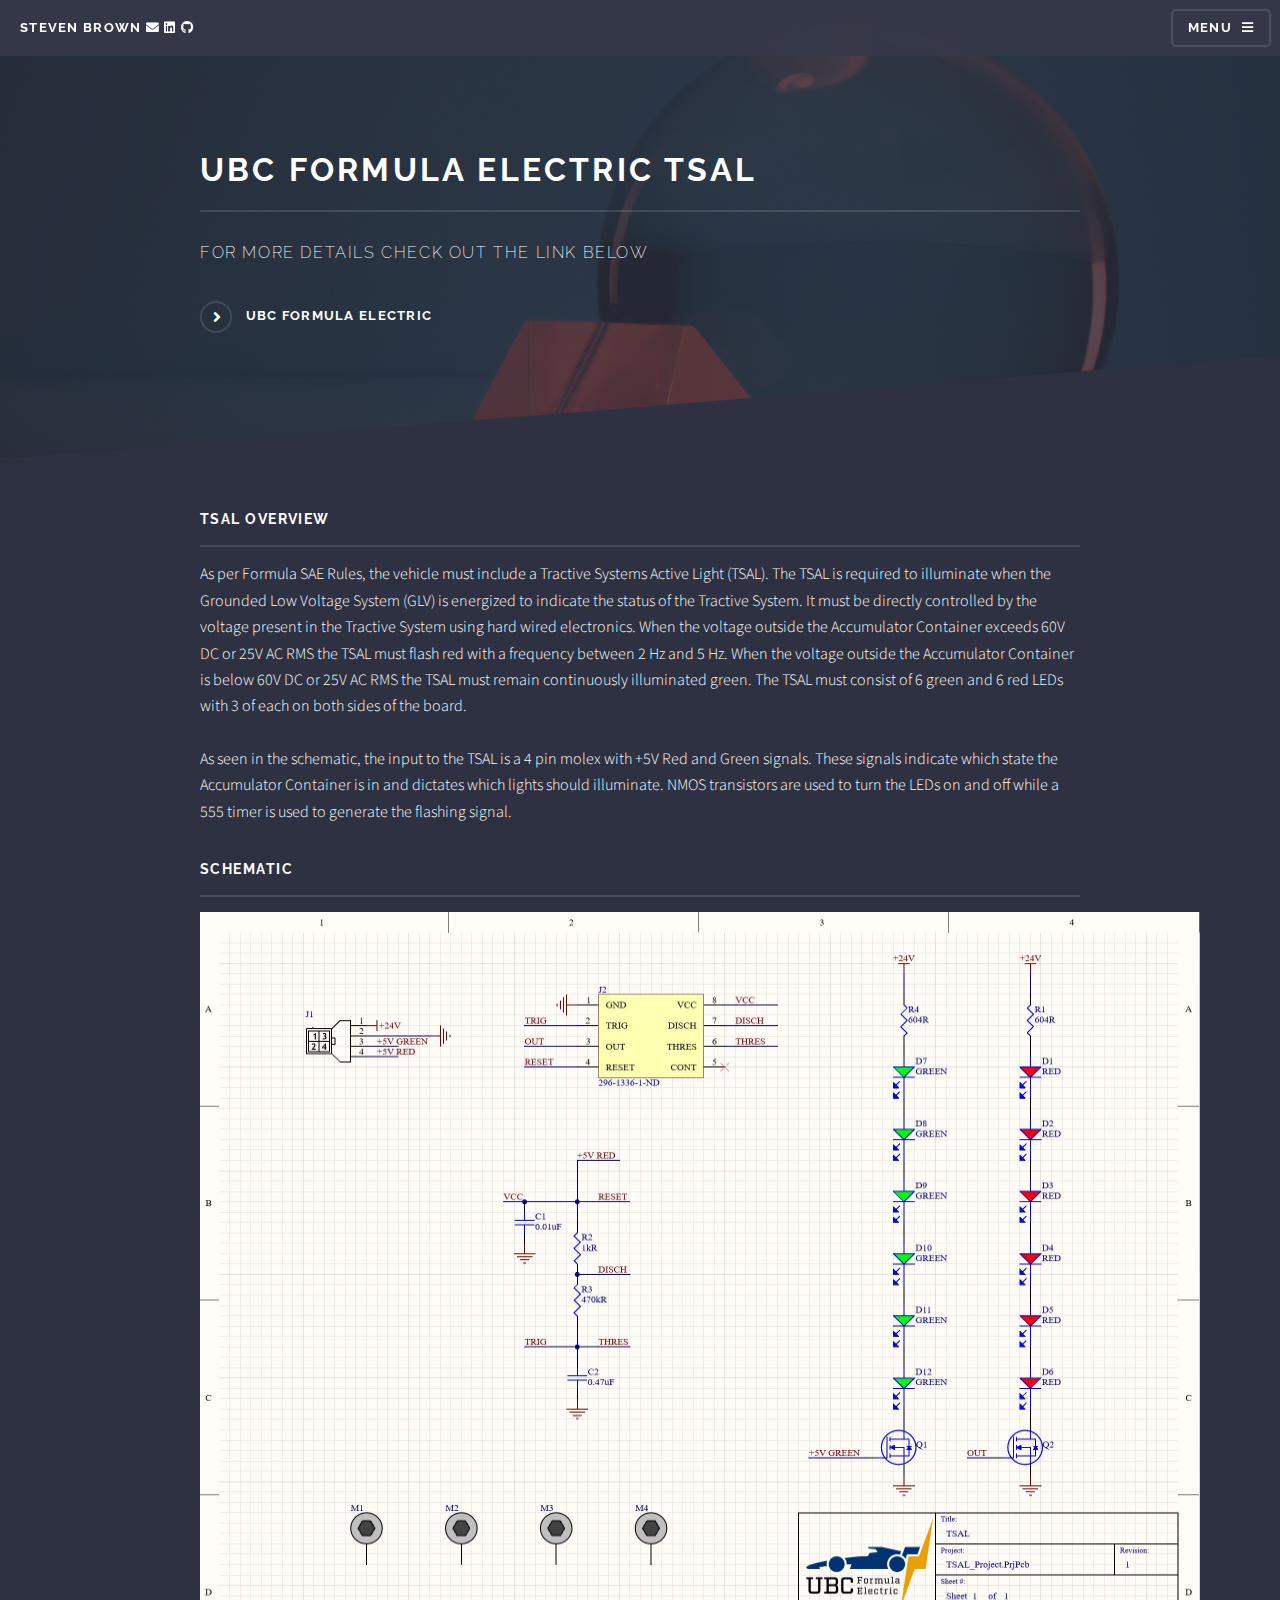
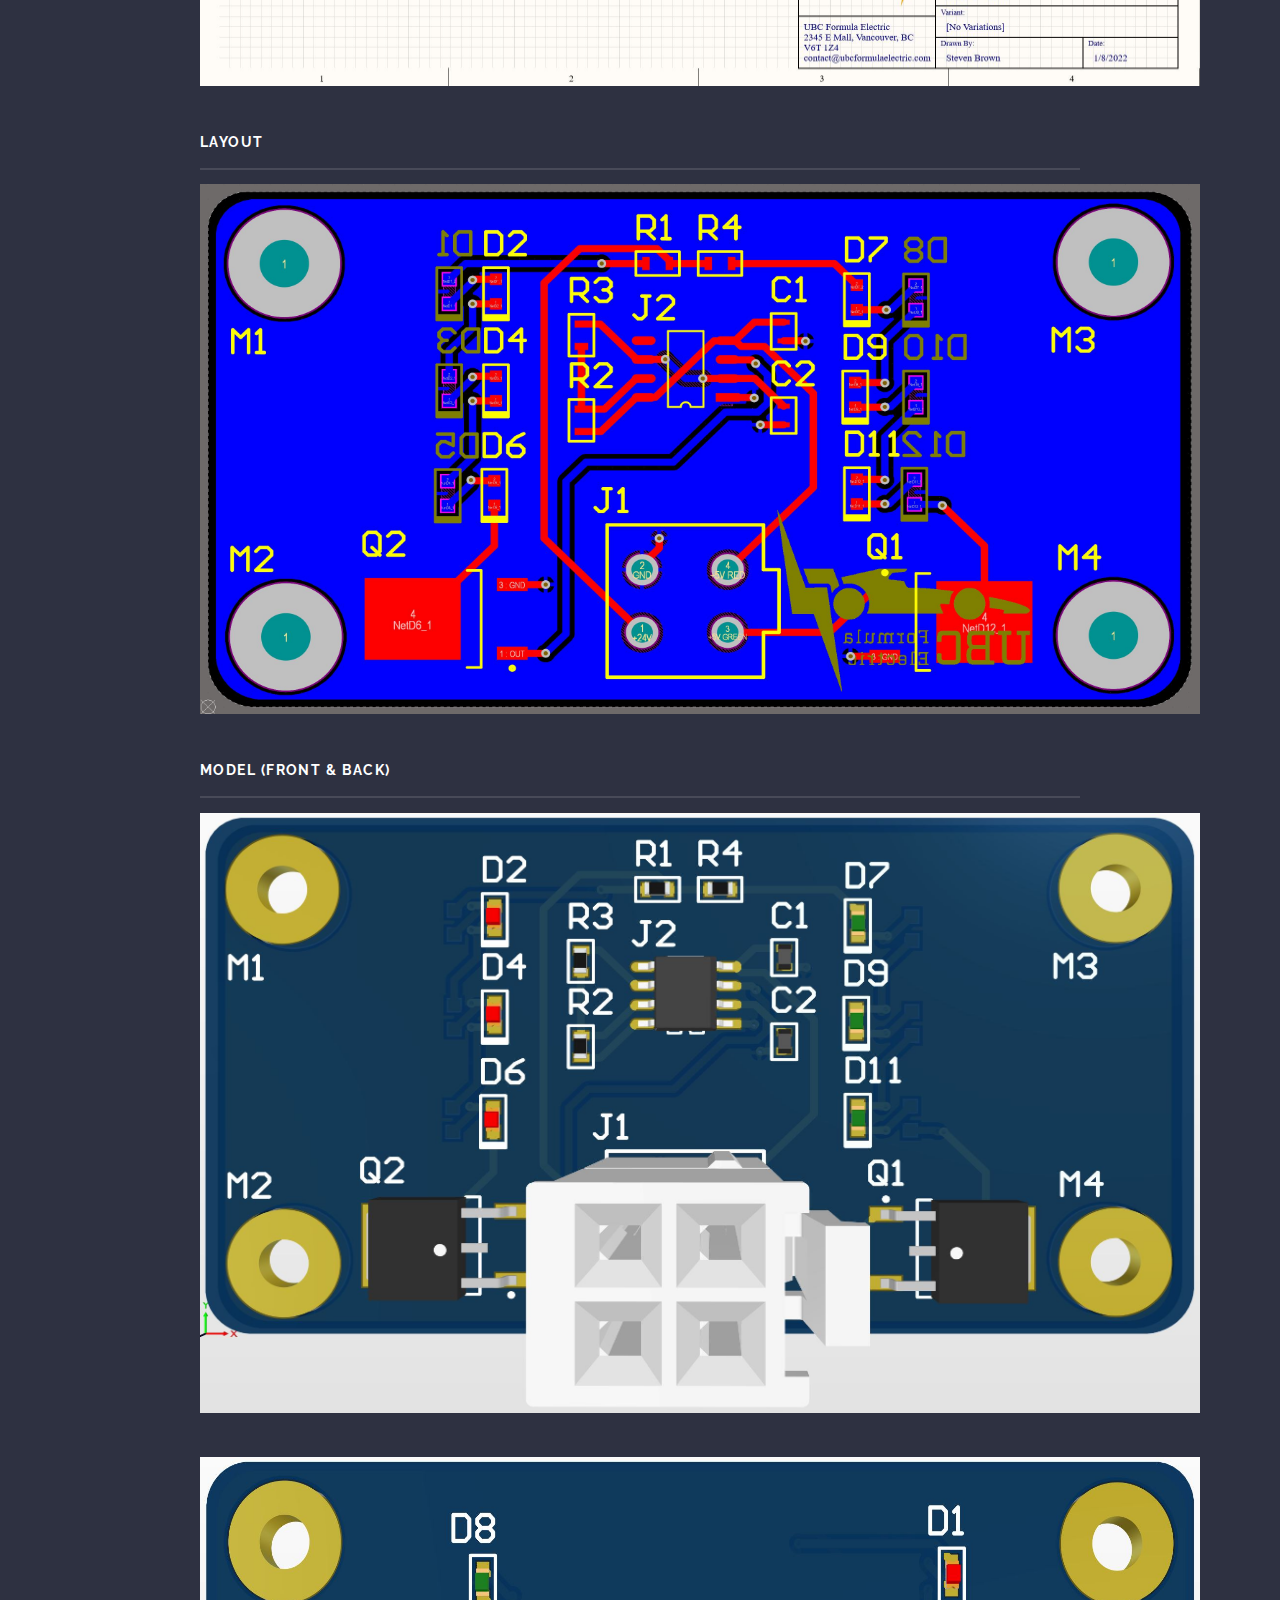
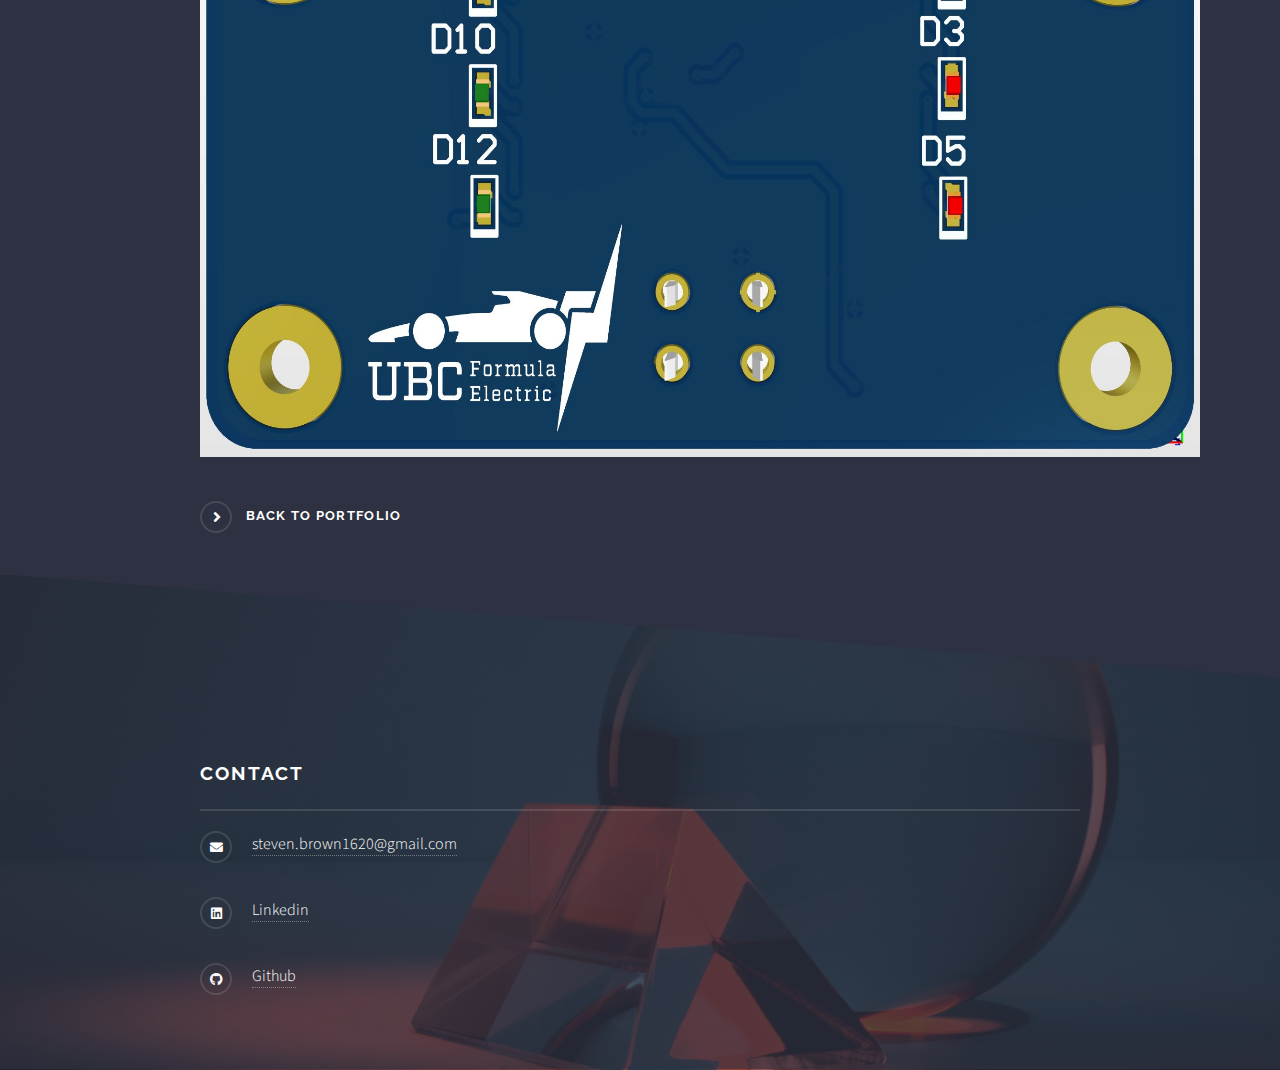
<file: FE.html>
<!DOCTYPE HTML>

<html>
	<head>
		<title>Formula Electric</title>
		<meta charset="utf-8" />
		<meta name="viewport" content="width=device-width, initial-scale=1, user-scalable=no" />
		<link rel="stylesheet" href="assets/css/FE.css" />
		<noscript><link rel="stylesheet" href="assets/css/noscript.css" /></noscript>
	</head>
	<body class="is-preload">

		<!-- Page Wrapper -->
			<div id="page-wrapper">

				<!-- Header -->
					<header id="header">
						<h1><a href="index.html">Steven Brown</a> 
							<a href="mailto:steven.brown1620@gmail.com" class="icon solid fa-envelope"><span class="label">Mail</span></a>
							<a href="https://www.linkedin.com/in/steven-brown-15aa471b6/" class="icon brands fa-linkedin"><span class="label">Linkedin</span></a>
							<a href="https://github.com/Steven141" class="icon brands fa-github"><span class="label">Github</span></a>
						</h1>
						<nav>
							<a href="#menu">Menu</a>
						</nav>
					</header>

				<!-- Menu -->
				<nav id="menu">
					<div class="inner">
						<h2>Menu</h2>
						<ul class="links">
							<li><a href="index.html">Home</a></li>
							<!-- <li><a href="generic.html">Generic</a></li>
							<li><a href="elements.html">Elements</a></li>
							<li><a href="#">Log In</a></li>
							<li><a href="#">Sign Up</a></li> -->
							<li><a href="index.html#three">About</a></li>
							<li><a href="index.html#four">Portfolio</a></li>
							<li><a href="#footer">Contact</a></li>
						</ul>
						<a href="#" class="close">Close</a>
					</div>
				</nav>

				<!-- Wrapper -->
					<section id="wrapper">
						<header>
							<div class="inner">
								<h2>UBC Formula Electric TSAL</h2>
								<p>For more details check out the link below</p>
								<a href="https://www.ubcformulaelectric.com/" class="special">UBC Formula Electric</a>
							</div>
						</header>

						<!-- Content -->
							<div class="wrapper">
								<div class="inner">

									<!-- <h3 class="major">About UBC Formula Electric</h3>
									<p> </p> -->
									<h3 class="major">TSAL Overview</h3>
									<p>As per Formula SAE Rules, the vehicle must include a Tractive Systems Active Light (TSAL).
										The TSAL is required to illuminate when the Grounded Low Voltage System (GLV) is energized 
										to indicate the status of the Tractive System. It must be directly controlled by the voltage 
										present in the Tractive System using hard wired electronics. When the voltage outside the 
										Accumulator Container exceeds 60V DC or 25V AC RMS the TSAL must flash red with a frequency between 2 Hz and 5 Hz. 
										When the voltage outside the Accumulator Container is below 60V DC or 25V AC RMS the TSAL must remain continuously
										illuminated green. The TSAL must consist of 6 green and 6 red LEDs with 3 of each on both sides of the board. <br><br/>
										
										As seen in the schematic, the input to the TSAL is a 4 pin molex with +5V Red and Green signals.
										These signals indicate which state the Accumulator Container is in and dictates which lights should illuminate.
										NMOS transistors are used to turn the LEDs on and off while a 555 timer is used to generate the flashing signal.
										
										

										
									</p>
									<h3 class="major">Schematic</h3>
									<img src="../../images/TSALSCH.JPG" alt="HTML5 Icon" style="display: block; margin-bottom: 5%; margin-left: auto; margin-right: auto; width:1000px;height:774px;">
									<h3 class="major">Layout</h3>
									<img src="../../images/TSALPCB.JPG" alt="HTML5 Icon" style="display: block; margin-bottom: 5%; margin-left: auto; margin-right: auto; width:1000px;height:530px;">
									<h3 class="major">Model (Front & Back)</h3>
									<img src="../../images/TSALFRONT.JPG" alt="HTML5 Icon" style="display: block; margin-bottom: 5%; margin-left: auto; margin-right: auto; width:1000px;height:600px;">
									<img src="../../images/TSALBACK.JPG" alt="HTML5 Icon" style="display: block; margin-bottom: 5%; margin-left: auto; margin-right: auto; width:1000px;height:600px;">
									<a href="index.html#four" class="special">Back to Portfolio</a>

									<!-- <h3 class="major">Vitae phasellus</h3>
									<p>Cras mattis ante fermentum, malesuada neque vitae, eleifend erat. Phasellus non pulvinar erat. Fusce tincidunt, nisl eget mattis egestas, purus ipsum consequat orci, sit amet lobortis lorem lacus in tellus. Sed ac elementum arcu. Quisque placerat auctor laoreet.</p>

									<section class="features">
										<article>
											<a href="#" class="image"><img src="images/pic04.jpg" alt="" /></a>
											<h3 class="major">Sed feugiat lorem</h3>
											<p>Lorem ipsum dolor sit amet, consectetur adipiscing vehicula id nulla dignissim dapibus ultrices.</p>
											<a href="#" class="special">Learn more</a>
										</article>
										<article>
											<a href="#" class="image"><img src="images/pic05.jpg" alt="" /></a>
											<h3 class="major">Nisl placerat</h3>
											<p>Lorem ipsum dolor sit amet, consectetur adipiscing vehicula id nulla dignissim dapibus ultrices.</p>
											<a href="#" class="special">Learn more</a>
										</article>
									</section> -->

								</div>
							</div>

					</section>

				<!-- Footer -->
				<section id="footer">
					<div class="inner">
						<h2 class="major">Contact</h2>
						<!-- <p>Cras mattis ante fermentum, malesuada neque vitae, eleifend erat. Phasellus non pulvinar erat. Fusce tincidunt, nisl eget mattis egestas, purus ipsum consequat orci, sit amet lobortis lorem lacus in tellus. Sed ac elementum arcu. Quisque placerat auctor laoreet.</p> -->
						<!-- <form method="post" action="#">
							<div class="fields">
								<div class="field">
									<label for="name">Name</label>
									<input type="text" name="name" id="name" />
								</div>
								<div class="field">
									<label for="email">Email</label>
									<input type="email" name="email" id="email" />
								</div>
								<div class="field">
									<label for="message">Message</label>
									<textarea name="message" id="message" rows="4"></textarea>
								</div>
							</div>
							<ul class="actions">
								<li><input type="submit" value="Send Message" /></li>
							</ul>
						</form> -->
						<ul class="contact">
							<!-- <li class="icon solid fa-home">
								Untitled Inc<br />
								1234 Somewhere Road Suite #2894<br />
								Nashville, TN 00000-0000
							</li> -->
							<!-- <li class="icon solid fa-phone">(000) 000-0000</li> -->
							<li class="icon solid fa-envelope"><a href="mailto:steven.brown1620@gmail.com">steven.brown1620@gmail.com</a></li>
							<!-- <li class="icon brands fa-twitter"><a href="#">twitter.com/untitled-tld</a></li> -->
							<!-- <li class="icon brands fa-facebook-f"><a href="#">facebook.com/untitled-tld</a></li> -->
							<li class="icon brands fa-linkedin"><a href="https://www.linkedin.com/in/steven-brown-15aa471b6/">Linkedin</a></li>
							<li class="icon brands fa-github"><a href="https://github.com/Steven141">Github</a></li>								
						</ul>
						
					</div>
				</section>

			</div>

		<!-- Scripts -->
			<script src="assets/js/jquery.min.js"></script>
			<script src="assets/js/jquery.scrollex.min.js"></script>
			<script src="assets/js/browser.min.js"></script>
			<script src="assets/js/breakpoints.min.js"></script>
			<script src="assets/js/util.js"></script>
			<script src="assets/js/main.js"></script>

	</body>
</html>
</file>
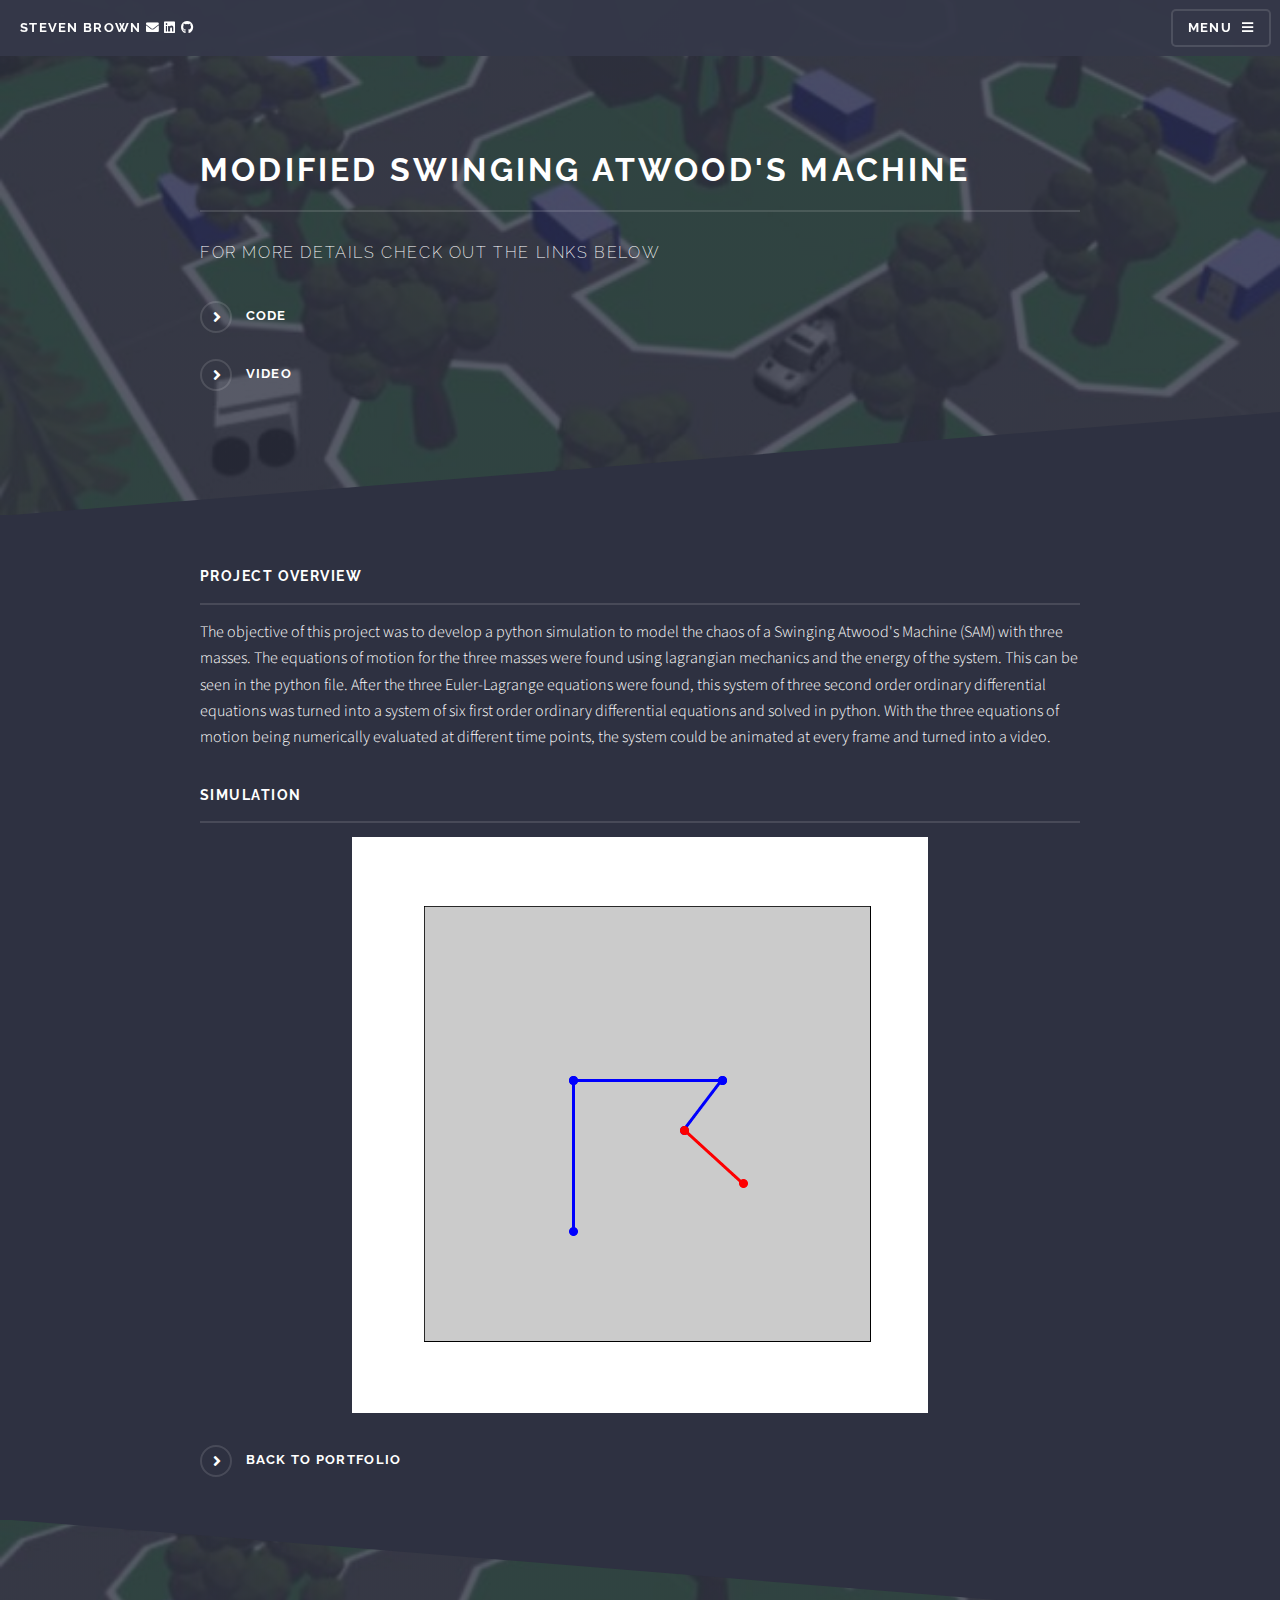
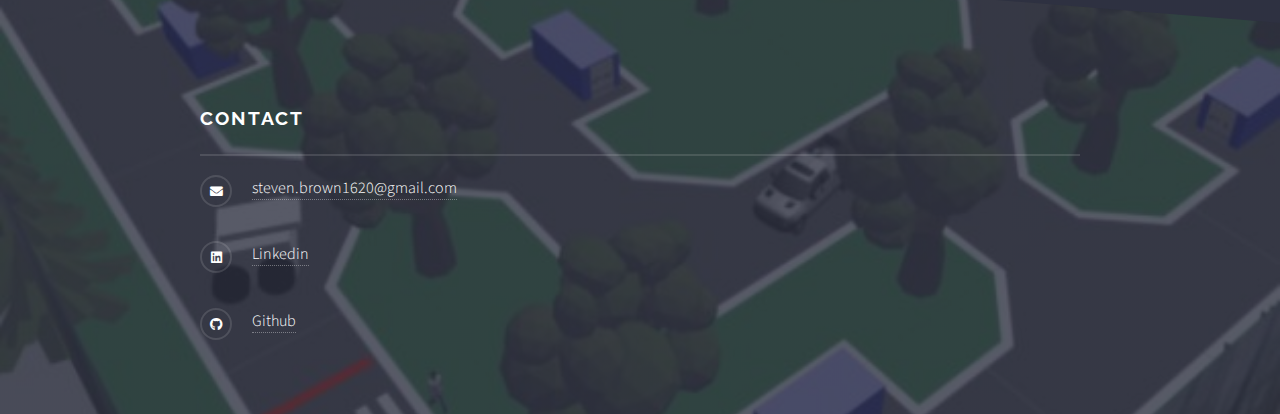
<file: SAM.html>
<!DOCTYPE HTML>

<html>
	<head>
		<title>Modified Swinging Atwood's Machine</title>
		<meta charset="utf-8" />
		<meta name="viewport" content="width=device-width, initial-scale=1, user-scalable=no" />
		<link rel="stylesheet" href="assets/css/SAM.css" />
		<noscript><link rel="stylesheet" href="assets/css/noscript.css" /></noscript>
	</head>
	<body class="is-preload">

		<!-- Page Wrapper -->
			<div id="page-wrapper">

				<!-- Header -->
					<header id="header">
						<h1><a href="index.html">Steven Brown</a> 
							<a href="mailto:steven.brown1620@gmail.com" class="icon solid fa-envelope"><span class="label">Mail</span></a>
							<a href="https://www.linkedin.com/in/steven-brown-15aa471b6/" class="icon brands fa-linkedin"><span class="label">Linkedin</span></a>
							<a href="https://github.com/Steven141" class="icon brands fa-github"><span class="label">Github</span></a>
						</h1>
						<nav>
							<a href="#menu">Menu</a>
						</nav>
					</header>

				<!-- Menu -->
				<nav id="menu">
					<div class="inner">
						<h2>Menu</h2>
						<ul class="links">
							<li><a href="index.html">Home</a></li>
							<!-- <li><a href="generic.html">Generic</a></li>
							<li><a href="elements.html">Elements</a></li>
							<li><a href="#">Log In</a></li>
							<li><a href="#">Sign Up</a></li> -->
							<li><a href="index.html#three">About</a></li>
							<li><a href="index.html#four">Portfolio</a></li>
							<li><a href="#footer">Contact</a></li>
						</ul>
						<a href="#" class="close">Close</a>
					</div>
				</nav>

				<!-- Wrapper -->
					<section id="wrapper">
						<header>
							<div class="inner">
								<h2>Modified Swinging Atwood's Machine</h2>
								<p>For more details check out the links below</p>
								<a href="https://github.com/Steven141/DoubleSAM" class="special">Code</a>
								<!-- <a href="Documents/ENPH353 Final Report.pdf" class="special">Report</a> -->
								<a href="Documents/sim3.gif" class="special">Video</a>
							</div>
						</header>

						<!-- Content -->
							<div class="wrapper">
								<div class="inner">

									<h3 class="major">Project Overview</h3>
									<p>The objective of this project was to develop a python simulation to model the chaos of a Swinging Atwood's Machine (SAM) with three masses.
										The equations of motion for the three masses were found using lagrangian mechanics and the energy of the system. This can be seen in the python file.
										After the three Euler-Lagrange equations were found, this system of three second order ordinary differential equations was turned
										into a system of six first order ordinary differential equations and solved in python. With the three equations of motion being
										numerically evaluated at different time points, the system could be animated at every frame and turned into a video. 
									</p>

									<!-- <h3 class="major">System Diagram</h3> -->
									<!-- <img src="../../images/SAMDiag.JPG" alt="HTML5 Icon" style="display: block; margin-left: auto; margin-right: auto; width: 848px;height:478px"> -->
									<!-- <p> </p> -->

									<h3 class="major">Simulation</h3>
									<img src="../../Documents/sim3.gif" alt="HTML5 Icon" style="display: block; margin-left: auto; margin-right: auto; width: auto">
									<p> </p>


									<!-- <h3 class="major">Vitae phasellus</h3>
									<p>Cras mattis ante fermentum, malesuada neque vitae, eleifend erat. Phasellus non pulvinar erat. Fusce tincidunt, nisl eget mattis egestas, purus ipsum consequat orci, sit amet lobortis lorem lacus in tellus. Sed ac elementum arcu. Quisque placerat auctor laoreet.</p> -->
									<a href="index.html#four" class="special">Back to Portfolio</a>

									<!-- <section class="features">
										<article>
											<a href="#" class="image"><img src="images/pic04.jpg" alt="" /></a>
											<h3 class="major">Sed feugiat lorem</h3>
											<p>Lorem ipsum dolor sit amet, consectetur adipiscing vehicula id nulla dignissim dapibus ultrices.</p>
											<a href="#" class="special">Learn more</a>
										</article>
										<article>
											<a href="#" class="image"><img src="images/pic05.jpg" alt="" /></a>
											<h3 class="major">Nisl placerat</h3>
											<p>Lorem ipsum dolor sit amet, consectetur adipiscing vehicula id nulla dignissim dapibus ultrices.</p>
											<a href="#" class="special">Learn more</a>
										</article>
									</section> -->

								</div>
							</div>

					</section>

				<!-- Footer -->
				<section id="footer">
					<div class="inner">
						<h2 class="major">Contact</h2>
						<!-- <p>Cras mattis ante fermentum, malesuada neque vitae, eleifend erat. Phasellus non pulvinar erat. Fusce tincidunt, nisl eget mattis egestas, purus ipsum consequat orci, sit amet lobortis lorem lacus in tellus. Sed ac elementum arcu. Quisque placerat auctor laoreet.</p> -->
						<!-- <form method="post" action="#">
							<div class="fields">
								<div class="field">
									<label for="name">Name</label>
									<input type="text" name="name" id="name" />
								</div>
								<div class="field">
									<label for="email">Email</label>
									<input type="email" name="email" id="email" />
								</div>
								<div class="field">
									<label for="message">Message</label>
									<textarea name="message" id="message" rows="4"></textarea>
								</div>
							</div>
							<ul class="actions">
								<li><input type="submit" value="Send Message" /></li>
							</ul>
						</form> -->
						<ul class="contact">
							<!-- <li class="icon solid fa-home">
								Untitled Inc<br />
								1234 Somewhere Road Suite #2894<br />
								Nashville, TN 00000-0000
							</li> -->
							<!-- <li class="icon solid fa-phone">(000) 000-0000</li> -->
							<li class="icon solid fa-envelope"><a href="mailto:steven.brown1620@gmail.com">steven.brown1620@gmail.com</a></li>
							<!-- <li class="icon brands fa-twitter"><a href="#">twitter.com/untitled-tld</a></li> -->
							<!-- <li class="icon brands fa-facebook-f"><a href="#">facebook.com/untitled-tld</a></li> -->
							<li class="icon brands fa-linkedin"><a href="https://www.linkedin.com/in/steven-brown-15aa471b6/">Linkedin</a></li>
							<li class="icon brands fa-github"><a href="https://github.com/Steven141">Github</a></li>								
						</ul>
						
					</div>
				</section>

			</div>

		<!-- Scripts -->
			<script src="assets/js/jquery.min.js"></script>
			<script src="assets/js/jquery.scrollex.min.js"></script>
			<script src="assets/js/browser.min.js"></script>
			<script src="assets/js/breakpoints.min.js"></script>
			<script src="assets/js/util.js"></script>
			<script src="assets/js/main.js"></script>

	</body>
</html>
</file>
<file: assets/css/noscript.css>
/*
	Solid State by HTML5 UP
	html5up.net | @ajlkn
	Free for personal and commercial use under the CCA 3.0 license (html5up.net/license)
*/

/* Banner */

	body.is-preload #banner .logo {
		-moz-transform: none;
		-webkit-transform: none;
		-ms-transform: none;
		transform: none;
		opacity: 1;
	}

	body.is-preload #banner h2 {
		opacity: 1;
		-moz-transform: none;
		-webkit-transform: none;
		-ms-transform: none;
		transform: none;
		-moz-filter: none;
		-webkit-filter: none;
		-ms-filter: none;
		filter: none;
	}

	body.is-preload #banner p {
		opacity: 01;
		-moz-transform: none;
		-webkit-transform: none;
		-ms-transform: none;
		transform: none;
		-moz-filter: none;
		-webkit-filter: none;
		-ms-filter: none;
		filter: none;
	}
</file>
<file: assets/css/main.css>
@import url(fontawesome-all.min.css);
@import url("https://fonts.googleapis.com/css?family=Raleway:200,700|Source+Sans+Pro:300,600,300italic,600italic");

/*
	Solid State by HTML5 UP
	html5up.net | @ajlkn
	Free for personal and commercial use under the CCA 3.0 license (html5up.net/license)
*/

html, body, div, span, applet, object,
iframe, h1, h2, h3, h4, h5, h6, p, blockquote,
pre, a, abbr, acronym, address, big, cite,
code, del, dfn, em, img, ins, kbd, q, s, samp,
small, strike, strong, sub, sup, tt, var, b,
u, i, center, dl, dt, dd, ol, ul, li, fieldset,
form, label, legend, table, caption, tbody,
tfoot, thead, tr, th, td, article, aside,
canvas, details, embed, figure, figcaption,
footer, header, hgroup, menu, nav, output, ruby,
section, summary, time, mark, audio, video {
	margin: 0;
	padding: 0;
	border: 0;
	font-size: 100%;
	font: inherit;
	vertical-align: baseline;}

article, aside, details, figcaption, figure,
footer, header, hgroup, menu, nav, section {
	display: block;}

body {
	line-height: 1;
}

ol, ul {
	list-style: none;
}

blockquote, q {
	quotes: none;
}

	blockquote:before, blockquote:after, q:before, q:after {
		content: '';
		content: none;
	}

table {
	border-collapse: collapse;
	border-spacing: 0;
}

body {
	-webkit-text-size-adjust: none;
}

mark {
	background-color: transparent;
	color: inherit;
}

input::-moz-focus-inner {
	border: 0;
	padding: 0;
}

input, select, textarea {
	-moz-appearance: none;
	-webkit-appearance: none;
	-ms-appearance: none;
	appearance: none;
}

/* Basic */

	@-ms-viewport {
		width: device-width;
	}

	body {
		-ms-overflow-style: scrollbar;
	}

	@media screen and (max-width: 480px) {

		html, body {
			min-width: 320px;
		}

	}

	html {
		box-sizing: border-box;
	}

	*, *:before, *:after {
		box-sizing: inherit;
	}

	body {
		background-color: #2e3141;
		background-image: linear-gradient(to top, rgba(46, 49, 65, 0.8), rgba(46, 49, 65, 0.8)), url("../../images/bg.jpg");
		background-size: auto,
 cover;
		background-attachment: fixed,
 fixed;
		background-position: center,
 center;
	}

		body.is-preload *, body.is-preload *:before, body.is-preload *:after {
			-moz-animation: none !important;
			-webkit-animation: none !important;
			-ms-animation: none !important;
			animation: none !important;
			-moz-transition: none !important;
			-webkit-transition: none !important;
			-ms-transition: none !important;
			transition: none !important;
		}

/* Type */

	body, input, select, textarea {
		color: #ffffff;
		font-family: "Source Sans Pro", Helvetica, sans-serif;
		font-size: 16.5pt;
		font-weight: 300;
		line-height: 1.65;
	}

		@media screen and (max-width: 1680px) {

			body, input, select, textarea {
				font-size: 13pt;
			}

		}

		@media screen and (max-width: 1280px) {

			body, input, select, textarea {
				font-size: 12pt;
			}

		}

		@media screen and (max-width: 980px) {

			body, input, select, textarea {
				font-size: 12pt;
			}

		}

		@media screen and (max-width: 736px) {

			body, input, select, textarea {
				font-size: 12pt;
			}

		}

		@media screen and (max-width: 480px) {

			body, input, select, textarea {
				font-size: 12pt;
			}

		}

	a {
		-moz-transition: color 0.2s ease-in-out, border-bottom-color 0.2s ease-in-out;
		-webkit-transition: color 0.2s ease-in-out, border-bottom-color 0.2s ease-in-out;
		-ms-transition: color 0.2s ease-in-out, border-bottom-color 0.2s ease-in-out;
		transition: color 0.2s ease-in-out, border-bottom-color 0.2s ease-in-out;
		border-bottom: dotted 1px rgba(255, 255, 255, 0.35);
		color: #ffffff;
		text-decoration: none;
	}

		a:hover {
			border-bottom-color: transparent;
			color: #ffffff !important;
		}

		a.special:not(.button) {
			text-decoration: none;
			border-bottom: 0;
			display: block;
			font-family: Raleway, Helvetica, sans-serif;
			font-size: 0.8em;
			font-weight: 700;
			letter-spacing: 0.1em;
			margin: 0 0 2em 0;
			text-transform: uppercase;
		}

			a.special:not(.button):before {
				-moz-osx-font-smoothing: grayscale;
				-webkit-font-smoothing: antialiased;
				display: inline-block;
				font-style: normal;
				font-variant: normal;
				text-rendering: auto;
				line-height: 1;
				text-transform: none !important;
				font-family: 'Font Awesome 5 Free';
				font-weight: 900;
			}

			a.special:not(.button):before {
				-moz-transition: background-color 0.2s ease-in-out;
				-webkit-transition: background-color 0.2s ease-in-out;
				-ms-transition: background-color 0.2s ease-in-out;
				transition: background-color 0.2s ease-in-out;
				border-radius: 100%;
				border: solid 2px rgba(255, 255, 255, 0.125);
				content: '\f105';
				display: inline-block;
				font-size: 1.25em;
				height: 2em;
				line-height: 1.75em;
				margin-right: 0.85em;
				text-align: center;
				text-indent: 0.15em;
				vertical-align: middle;
				width: 2em;
			}

			a.special:not(.button):hover:before {
				background-color: rgba(255, 255, 255, 0.025);
			}

			a.special:not(.button):active:before {
				background-color: rgba(255, 255, 255, 0.075);
			}

	strong, b {
		color: #ffffff;
		font-weight: 600;
	}

	em, i {
		font-style: italic;
	}

	p {
		margin: 0 0 2em 0;
	}

	h1, h2, h3, h4, h5, h6 {
		color: #ffffff;
		font-family: Raleway, Helvetica, sans-serif;
		font-weight: 700;
		letter-spacing: 0.1em;
		margin: 0 0 1em 0;
		text-transform: uppercase;
	}

		h1 a, h2 a, h3 a, h4 a, h5 a, h6 a {
			color: inherit;
			text-decoration: none;
			border-bottom: 0;
		}

		h1 span, h2 span, h3 span, h4 span, h5 span, h6 span {
			font-weight: 200;
		}

		h1.major, h2.major, h3.major, h4.major, h5.major, h6.major {
			padding-bottom: 1em;
			border-bottom: solid 2px rgba(255, 255, 255, 0.125);
		}

	h2 {
		font-size: 1.2em;
	}

	h3 {
		font-size: 0.9em;
	}

	h4 {
		font-size: 0.7em;
	}

	h5 {
		font-size: 0.7em;
	}

	h6 {
		font-size: 0.7em;
	}

	@media screen and (max-width: 736px) {

		h2 {
			font-size: 1em;
		}

		h3 {
			font-size: 0.8em;
		}

	}

	sub {
		font-size: 0.8em;
		position: relative;
		top: 0.5em;
	}

	sup {
		font-size: 0.8em;
		position: relative;
		top: -0.5em;
	}

	blockquote {
		border-left: solid 4px rgba(255, 255, 255, 0.125);
		font-style: italic;
		margin: 0 0 2em 0;
		padding: 0.5em 0 0.5em 2em;
	}

	code {
		background: rgba(255, 255, 255, 0.025);
		border-radius: 5px;
		border: solid 2px rgba(255, 255, 255, 0.125);
		font-family: "Courier New", monospace;
		font-size: 0.9em;
		margin: 0 0.25em;
		padding: 0.25em 0.65em;
	}

	pre {
		-webkit-overflow-scrolling: touch;
		font-family: "Courier New", monospace;
		font-size: 0.9em;
		margin: 0 0 2em 0;
	}

		pre code {
			display: block;
			line-height: 1.75em;
			padding: 1em 1.5em;
			overflow-x: auto;
		}

	hr {
		border: 0;
		border-bottom: solid 2px rgba(255, 255, 255, 0.125);
		margin: 2.5em 0;
	}

		hr.major {
			margin: 4em 0;
		}

	.align-left {
		text-align: left;
	}

	.align-center {
		text-align: center;
	}

	.align-right {
		text-align: right;
	}

/* Row */

	.row {
		display: flex;
		flex-wrap: wrap;
		box-sizing: border-box;
		align-items: stretch;
	}

		.row > * {
			box-sizing: border-box;
		}

		.row.gtr-uniform > * > :last-child {
			margin-bottom: 0;
		}

		.row.aln-left {
			justify-content: flex-start;
		}

		.row.aln-center {
			justify-content: center;
		}

		.row.aln-right {
			justify-content: flex-end;
		}

		.row.aln-top {
			align-items: flex-start;
		}

		.row.aln-middle {
			align-items: center;
		}

		.row.aln-bottom {
			align-items: flex-end;
		}

		.row > .imp {
			order: -1;
		}

		.row > .col-1 {
			width: 8.33333%;
		}

		.row > .off-1 {
			margin-left: 8.33333%;
		}

		.row > .col-2 {
			width: 16.66667%;
		}

		.row > .off-2 {
			margin-left: 16.66667%;
		}

		.row > .col-3 {
			width: 25%;
		}

		.row > .off-3 {
			margin-left: 25%;
		}

		.row > .col-4 {
			width: 33.33333%;
		}

		.row > .off-4 {
			margin-left: 33.33333%;
		}

		.row > .col-5 {
			width: 41.66667%;
		}

		.row > .off-5 {
			margin-left: 41.66667%;
		}

		.row > .col-6 {
			width: 50%;
		}

		.row > .off-6 {
			margin-left: 50%;
		}

		.row > .col-7 {
			width: 58.33333%;
		}

		.row > .off-7 {
			margin-left: 58.33333%;
		}

		.row > .col-8 {
			width: 66.66667%;
		}

		.row > .off-8 {
			margin-left: 66.66667%;
		}

		.row > .col-9 {
			width: 75%;
		}

		.row > .off-9 {
			margin-left: 75%;
		}

		.row > .col-10 {
			width: 83.33333%;
		}

		.row > .off-10 {
			margin-left: 83.33333%;
		}

		.row > .col-11 {
			width: 91.66667%;
		}

		.row > .off-11 {
			margin-left: 91.66667%;
		}

		.row > .col-12 {
			width: 100%;
		}

		.row > .off-12 {
			margin-left: 100%;
		}

		.row.gtr-0 {
			margin-top: 0;
			margin-left: 0em;
		}

			.row.gtr-0 > * {
				padding: 0 0 0 0em;
			}

			.row.gtr-0.gtr-uniform {
				margin-top: 0em;
			}

				.row.gtr-0.gtr-uniform > * {
					padding-top: 0em;
				}

		.row.gtr-25 {
			margin-top: 0;
			margin-left: -0.4375em;
		}

			.row.gtr-25 > * {
				padding: 0 0 0 0.4375em;
			}

			.row.gtr-25.gtr-uniform {
				margin-top: -0.4375em;
			}

				.row.gtr-25.gtr-uniform > * {
					padding-top: 0.4375em;
				}

		.row.gtr-50 {
			margin-top: 0;
			margin-left: -0.875em;
		}

			.row.gtr-50 > * {
				padding: 0 0 0 0.875em;
			}

			.row.gtr-50.gtr-uniform {
				margin-top: -0.875em;
			}

				.row.gtr-50.gtr-uniform > * {
					padding-top: 0.875em;
				}

		.row {
			margin-top: 0;
			margin-left: -1.75em;
		}

			.row > * {
				padding: 0 0 0 1.75em;
			}

			.row.gtr-uniform {
				margin-top: -1.75em;
			}

				.row.gtr-uniform > * {
					padding-top: 1.75em;
				}

		.row.gtr-150 {
			margin-top: 0;
			margin-left: -2.625em;
		}

			.row.gtr-150 > * {
				padding: 0 0 0 2.625em;
			}

			.row.gtr-150.gtr-uniform {
				margin-top: -2.625em;
			}

				.row.gtr-150.gtr-uniform > * {
					padding-top: 2.625em;
				}

		.row.gtr-200 {
			margin-top: 0;
			margin-left: -3.5em;
		}

			.row.gtr-200 > * {
				padding: 0 0 0 3.5em;
			}

			.row.gtr-200.gtr-uniform {
				margin-top: -3.5em;
			}

				.row.gtr-200.gtr-uniform > * {
					padding-top: 3.5em;
				}

		@media screen and (max-width: 1680px) {

			.row {
				display: flex;
				flex-wrap: wrap;
				box-sizing: border-box;
				align-items: stretch;
			}

				.row > * {
					box-sizing: border-box;
				}

				.row.gtr-uniform > * > :last-child {
					margin-bottom: 0;
				}

				.row.aln-left {
					justify-content: flex-start;
				}

				.row.aln-center {
					justify-content: center;
				}

				.row.aln-right {
					justify-content: flex-end;
				}

				.row.aln-top {
					align-items: flex-start;
				}

				.row.aln-middle {
					align-items: center;
				}

				.row.aln-bottom {
					align-items: flex-end;
				}

				.row > .imp-xlarge {
					order: -1;
				}

				.row > .col-1-xlarge {
					width: 8.33333%;
				}

				.row > .off-1-xlarge {
					margin-left: 8.33333%;
				}

				.row > .col-2-xlarge {
					width: 16.66667%;
				}

				.row > .off-2-xlarge {
					margin-left: 16.66667%;
				}

				.row > .col-3-xlarge {
					width: 25%;
				}

				.row > .off-3-xlarge {
					margin-left: 25%;
				}

				.row > .col-4-xlarge {
					width: 33.33333%;
				}

				.row > .off-4-xlarge {
					margin-left: 33.33333%;
				}

				.row > .col-5-xlarge {
					width: 41.66667%;
				}

				.row > .off-5-xlarge {
					margin-left: 41.66667%;
				}

				.row > .col-6-xlarge {
					width: 50%;
				}

				.row > .off-6-xlarge {
					margin-left: 50%;
				}

				.row > .col-7-xlarge {
					width: 58.33333%;
				}

				.row > .off-7-xlarge {
					margin-left: 58.33333%;
				}

				.row > .col-8-xlarge {
					width: 66.66667%;
				}

				.row > .off-8-xlarge {
					margin-left: 66.66667%;
				}

				.row > .col-9-xlarge {
					width: 75%;
				}

				.row > .off-9-xlarge {
					margin-left: 75%;
				}

				.row > .col-10-xlarge {
					width: 83.33333%;
				}

				.row > .off-10-xlarge {
					margin-left: 83.33333%;
				}

				.row > .col-11-xlarge {
					width: 91.66667%;
				}

				.row > .off-11-xlarge {
					margin-left: 91.66667%;
				}

				.row > .col-12-xlarge {
					width: 100%;
				}

				.row > .off-12-xlarge {
					margin-left: 100%;
				}

				.row.gtr-0 {
					margin-top: 0;
					margin-left: 0em;
				}

					.row.gtr-0 > * {
						padding: 0 0 0 0em;
					}

					.row.gtr-0.gtr-uniform {
						margin-top: 0em;
					}

						.row.gtr-0.gtr-uniform > * {
							padding-top: 0em;
						}

				.row.gtr-25 {
					margin-top: 0;
					margin-left: -0.4375em;
				}

					.row.gtr-25 > * {
						padding: 0 0 0 0.4375em;
					}

					.row.gtr-25.gtr-uniform {
						margin-top: -0.4375em;
					}

						.row.gtr-25.gtr-uniform > * {
							padding-top: 0.4375em;
						}

				.row.gtr-50 {
					margin-top: 0;
					margin-left: -0.875em;
				}

					.row.gtr-50 > * {
						padding: 0 0 0 0.875em;
					}

					.row.gtr-50.gtr-uniform {
						margin-top: -0.875em;
					}

						.row.gtr-50.gtr-uniform > * {
							padding-top: 0.875em;
						}

				.row {
					margin-top: 0;
					margin-left: -1.75em;
				}

					.row > * {
						padding: 0 0 0 1.75em;
					}

					.row.gtr-uniform {
						margin-top: -1.75em;
					}

						.row.gtr-uniform > * {
							padding-top: 1.75em;
						}

				.row.gtr-150 {
					margin-top: 0;
					margin-left: -2.625em;
				}

					.row.gtr-150 > * {
						padding: 0 0 0 2.625em;
					}

					.row.gtr-150.gtr-uniform {
						margin-top: -2.625em;
					}

						.row.gtr-150.gtr-uniform > * {
							padding-top: 2.625em;
						}

				.row.gtr-200 {
					margin-top: 0;
					margin-left: -3.5em;
				}

					.row.gtr-200 > * {
						padding: 0 0 0 3.5em;
					}

					.row.gtr-200.gtr-uniform {
						margin-top: -3.5em;
					}

						.row.gtr-200.gtr-uniform > * {
							padding-top: 3.5em;
						}

		}

		@media screen and (max-width: 1280px) {

			.row {
				display: flex;
				flex-wrap: wrap;
				box-sizing: border-box;
				align-items: stretch;
			}

				.row > * {
					box-sizing: border-box;
				}

				.row.gtr-uniform > * > :last-child {
					margin-bottom: 0;
				}

				.row.aln-left {
					justify-content: flex-start;
				}

				.row.aln-center {
					justify-content: center;
				}

				.row.aln-right {
					justify-content: flex-end;
				}

				.row.aln-top {
					align-items: flex-start;
				}

				.row.aln-middle {
					align-items: center;
				}

				.row.aln-bottom {
					align-items: flex-end;
				}

				.row > .imp-large {
					order: -1;
				}

				.row > .col-1-large {
					width: 8.33333%;
				}

				.row > .off-1-large {
					margin-left: 8.33333%;
				}

				.row > .col-2-large {
					width: 16.66667%;
				}

				.row > .off-2-large {
					margin-left: 16.66667%;
				}

				.row > .col-3-large {
					width: 25%;
				}

				.row > .off-3-large {
					margin-left: 25%;
				}

				.row > .col-4-large {
					width: 33.33333%;
				}

				.row > .off-4-large {
					margin-left: 33.33333%;
				}

				.row > .col-5-large {
					width: 41.66667%;
				}

				.row > .off-5-large {
					margin-left: 41.66667%;
				}

				.row > .col-6-large {
					width: 50%;
				}

				.row > .off-6-large {
					margin-left: 50%;
				}

				.row > .col-7-large {
					width: 58.33333%;
				}

				.row > .off-7-large {
					margin-left: 58.33333%;
				}

				.row > .col-8-large {
					width: 66.66667%;
				}

				.row > .off-8-large {
					margin-left: 66.66667%;
				}

				.row > .col-9-large {
					width: 75%;
				}

				.row > .off-9-large {
					margin-left: 75%;
				}

				.row > .col-10-large {
					width: 83.33333%;
				}

				.row > .off-10-large {
					margin-left: 83.33333%;
				}

				.row > .col-11-large {
					width: 91.66667%;
				}

				.row > .off-11-large {
					margin-left: 91.66667%;
				}

				.row > .col-12-large {
					width: 100%;
				}

				.row > .off-12-large {
					margin-left: 100%;
				}

				.row.gtr-0 {
					margin-top: 0;
					margin-left: 0em;
				}

					.row.gtr-0 > * {
						padding: 0 0 0 0em;
					}

					.row.gtr-0.gtr-uniform {
						margin-top: 0em;
					}

						.row.gtr-0.gtr-uniform > * {
							padding-top: 0em;
						}

				.row.gtr-25 {
					margin-top: 0;
					margin-left: -0.4375em;
				}

					.row.gtr-25 > * {
						padding: 0 0 0 0.4375em;
					}

					.row.gtr-25.gtr-uniform {
						margin-top: -0.4375em;
					}

						.row.gtr-25.gtr-uniform > * {
							padding-top: 0.4375em;
						}

				.row.gtr-50 {
					margin-top: 0;
					margin-left: -0.875em;
				}

					.row.gtr-50 > * {
						padding: 0 0 0 0.875em;
					}

					.row.gtr-50.gtr-uniform {
						margin-top: -0.875em;
					}

						.row.gtr-50.gtr-uniform > * {
							padding-top: 0.875em;
						}

				.row {
					margin-top: 0;
					margin-left: -1.75em;
				}

					.row > * {
						padding: 0 0 0 1.75em;
					}

					.row.gtr-uniform {
						margin-top: -1.75em;
					}

						.row.gtr-uniform > * {
							padding-top: 1.75em;
						}

				.row.gtr-150 {
					margin-top: 0;
					margin-left: -2.625em;
				}

					.row.gtr-150 > * {
						padding: 0 0 0 2.625em;
					}

					.row.gtr-150.gtr-uniform {
						margin-top: -2.625em;
					}

						.row.gtr-150.gtr-uniform > * {
							padding-top: 2.625em;
						}

				.row.gtr-200 {
					margin-top: 0;
					margin-left: -3.5em;
				}

					.row.gtr-200 > * {
						padding: 0 0 0 3.5em;
					}

					.row.gtr-200.gtr-uniform {
						margin-top: -3.5em;
					}

						.row.gtr-200.gtr-uniform > * {
							padding-top: 3.5em;
						}

		}

		@media screen and (max-width: 980px) {

			.row {
				display: flex;
				flex-wrap: wrap;
				box-sizing: border-box;
				align-items: stretch;
			}

				.row > * {
					box-sizing: border-box;
				}

				.row.gtr-uniform > * > :last-child {
					margin-bottom: 0;
				}

				.row.aln-left {
					justify-content: flex-start;
				}

				.row.aln-center {
					justify-content: center;
				}

				.row.aln-right {
					justify-content: flex-end;
				}

				.row.aln-top {
					align-items: flex-start;
				}

				.row.aln-middle {
					align-items: center;
				}

				.row.aln-bottom {
					align-items: flex-end;
				}

				.row > .imp-medium {
					order: -1;
				}

				.row > .col-1-medium {
					width: 8.33333%;
				}

				.row > .off-1-medium {
					margin-left: 8.33333%;
				}

				.row > .col-2-medium {
					width: 16.66667%;
				}

				.row > .off-2-medium {
					margin-left: 16.66667%;
				}

				.row > .col-3-medium {
					width: 25%;
				}

				.row > .off-3-medium {
					margin-left: 25%;
				}

				.row > .col-4-medium {
					width: 33.33333%;
				}

				.row > .off-4-medium {
					margin-left: 33.33333%;
				}

				.row > .col-5-medium {
					width: 41.66667%;
				}

				.row > .off-5-medium {
					margin-left: 41.66667%;
				}

				.row > .col-6-medium {
					width: 50%;
				}

				.row > .off-6-medium {
					margin-left: 50%;
				}

				.row > .col-7-medium {
					width: 58.33333%;
				}

				.row > .off-7-medium {
					margin-left: 58.33333%;
				}

				.row > .col-8-medium {
					width: 66.66667%;
				}

				.row > .off-8-medium {
					margin-left: 66.66667%;
				}

				.row > .col-9-medium {
					width: 75%;
				}

				.row > .off-9-medium {
					margin-left: 75%;
				}

				.row > .col-10-medium {
					width: 83.33333%;
				}

				.row > .off-10-medium {
					margin-left: 83.33333%;
				}

				.row > .col-11-medium {
					width: 91.66667%;
				}

				.row > .off-11-medium {
					margin-left: 91.66667%;
				}

				.row > .col-12-medium {
					width: 100%;
				}

				.row > .off-12-medium {
					margin-left: 100%;
				}

				.row.gtr-0 {
					margin-top: 0;
					margin-left: 0em;
				}

					.row.gtr-0 > * {
						padding: 0 0 0 0em;
					}

					.row.gtr-0.gtr-uniform {
						margin-top: 0em;
					}

						.row.gtr-0.gtr-uniform > * {
							padding-top: 0em;
						}

				.row.gtr-25 {
					margin-top: 0;
					margin-left: -0.4375em;
				}

					.row.gtr-25 > * {
						padding: 0 0 0 0.4375em;
					}

					.row.gtr-25.gtr-uniform {
						margin-top: -0.4375em;
					}

						.row.gtr-25.gtr-uniform > * {
							padding-top: 0.4375em;
						}

				.row.gtr-50 {
					margin-top: 0;
					margin-left: -0.875em;
				}

					.row.gtr-50 > * {
						padding: 0 0 0 0.875em;
					}

					.row.gtr-50.gtr-uniform {
						margin-top: -0.875em;
					}

						.row.gtr-50.gtr-uniform > * {
							padding-top: 0.875em;
						}

				.row {
					margin-top: 0;
					margin-left: -1.75em;
				}

					.row > * {
						padding: 0 0 0 1.75em;
					}

					.row.gtr-uniform {
						margin-top: -1.75em;
					}

						.row.gtr-uniform > * {
							padding-top: 1.75em;
						}

				.row.gtr-150 {
					margin-top: 0;
					margin-left: -2.625em;
				}

					.row.gtr-150 > * {
						padding: 0 0 0 2.625em;
					}

					.row.gtr-150.gtr-uniform {
						margin-top: -2.625em;
					}

						.row.gtr-150.gtr-uniform > * {
							padding-top: 2.625em;
						}

				.row.gtr-200 {
					margin-top: 0;
					margin-left: -3.5em;
				}

					.row.gtr-200 > * {
						padding: 0 0 0 3.5em;
					}

					.row.gtr-200.gtr-uniform {
						margin-top: -3.5em;
					}

						.row.gtr-200.gtr-uniform > * {
							padding-top: 3.5em;
						}

		}

		@media screen and (max-width: 736px) {

			.row {
				display: flex;
				flex-wrap: wrap;
				box-sizing: border-box;
				align-items: stretch;
			}

				.row > * {
					box-sizing: border-box;
				}

				.row.gtr-uniform > * > :last-child {
					margin-bottom: 0;
				}

				.row.aln-left {
					justify-content: flex-start;
				}

				.row.aln-center {
					justify-content: center;
				}

				.row.aln-right {
					justify-content: flex-end;
				}

				.row.aln-top {
					align-items: flex-start;
				}

				.row.aln-middle {
					align-items: center;
				}

				.row.aln-bottom {
					align-items: flex-end;
				}

				.row > .imp-small {
					order: -1;
				}

				.row > .col-1-small {
					width: 8.33333%;
				}

				.row > .off-1-small {
					margin-left: 8.33333%;
				}

				.row > .col-2-small {
					width: 16.66667%;
				}

				.row > .off-2-small {
					margin-left: 16.66667%;
				}

				.row > .col-3-small {
					width: 25%;
				}

				.row > .off-3-small {
					margin-left: 25%;
				}

				.row > .col-4-small {
					width: 33.33333%;
				}

				.row > .off-4-small {
					margin-left: 33.33333%;
				}

				.row > .col-5-small {
					width: 41.66667%;
				}

				.row > .off-5-small {
					margin-left: 41.66667%;
				}

				.row > .col-6-small {
					width: 50%;
				}

				.row > .off-6-small {
					margin-left: 50%;
				}

				.row > .col-7-small {
					width: 58.33333%;
				}

				.row > .off-7-small {
					margin-left: 58.33333%;
				}

				.row > .col-8-small {
					width: 66.66667%;
				}

				.row > .off-8-small {
					margin-left: 66.66667%;
				}

				.row > .col-9-small {
					width: 75%;
				}

				.row > .off-9-small {
					margin-left: 75%;
				}

				.row > .col-10-small {
					width: 83.33333%;
				}

				.row > .off-10-small {
					margin-left: 83.33333%;
				}

				.row > .col-11-small {
					width: 91.66667%;
				}

				.row > .off-11-small {
					margin-left: 91.66667%;
				}

				.row > .col-12-small {
					width: 100%;
				}

				.row > .off-12-small {
					margin-left: 100%;
				}

				.row.gtr-0 {
					margin-top: 0;
					margin-left: 0em;
				}

					.row.gtr-0 > * {
						padding: 0 0 0 0em;
					}

					.row.gtr-0.gtr-uniform {
						margin-top: 0em;
					}

						.row.gtr-0.gtr-uniform > * {
							padding-top: 0em;
						}

				.row.gtr-25 {
					margin-top: 0;
					margin-left: -0.3125em;
				}

					.row.gtr-25 > * {
						padding: 0 0 0 0.3125em;
					}

					.row.gtr-25.gtr-uniform {
						margin-top: -0.3125em;
					}

						.row.gtr-25.gtr-uniform > * {
							padding-top: 0.3125em;
						}

				.row.gtr-50 {
					margin-top: 0;
					margin-left: -0.625em;
				}

					.row.gtr-50 > * {
						padding: 0 0 0 0.625em;
					}

					.row.gtr-50.gtr-uniform {
						margin-top: -0.625em;
					}

						.row.gtr-50.gtr-uniform > * {
							padding-top: 0.625em;
						}

				.row {
					margin-top: 0;
					margin-left: -1.25em;
				}

					.row > * {
						padding: 0 0 0 1.25em;
					}

					.row.gtr-uniform {
						margin-top: -1.25em;
					}

						.row.gtr-uniform > * {
							padding-top: 1.25em;
						}

				.row.gtr-150 {
					margin-top: 0;
					margin-left: -1.875em;
				}

					.row.gtr-150 > * {
						padding: 0 0 0 1.875em;
					}

					.row.gtr-150.gtr-uniform {
						margin-top: -1.875em;
					}

						.row.gtr-150.gtr-uniform > * {
							padding-top: 1.875em;
						}

				.row.gtr-200 {
					margin-top: 0;
					margin-left: -2.5em;
				}

					.row.gtr-200 > * {
						padding: 0 0 0 2.5em;
					}

					.row.gtr-200.gtr-uniform {
						margin-top: -2.5em;
					}

						.row.gtr-200.gtr-uniform > * {
							padding-top: 2.5em;
						}

		}

		@media screen and (max-width: 480px) {

			.row {
				display: flex;
				flex-wrap: wrap;
				box-sizing: border-box;
				align-items: stretch;
			}

				.row > * {
					box-sizing: border-box;
				}

				.row.gtr-uniform > * > :last-child {
					margin-bottom: 0;
				}

				.row.aln-left {
					justify-content: flex-start;
				}

				.row.aln-center {
					justify-content: center;
				}

				.row.aln-right {
					justify-content: flex-end;
				}

				.row.aln-top {
					align-items: flex-start;
				}

				.row.aln-middle {
					align-items: center;
				}

				.row.aln-bottom {
					align-items: flex-end;
				}

				.row > .imp-xsmall {
					order: -1;
				}

				.row > .col-1-xsmall {
					width: 8.33333%;
				}

				.row > .off-1-xsmall {
					margin-left: 8.33333%;
				}

				.row > .col-2-xsmall {
					width: 16.66667%;
				}

				.row > .off-2-xsmall {
					margin-left: 16.66667%;
				}

				.row > .col-3-xsmall {
					width: 25%;
				}

				.row > .off-3-xsmall {
					margin-left: 25%;
				}

				.row > .col-4-xsmall {
					width: 33.33333%;
				}

				.row > .off-4-xsmall {
					margin-left: 33.33333%;
				}

				.row > .col-5-xsmall {
					width: 41.66667%;
				}

				.row > .off-5-xsmall {
					margin-left: 41.66667%;
				}

				.row > .col-6-xsmall {
					width: 50%;
				}

				.row > .off-6-xsmall {
					margin-left: 50%;
				}

				.row > .col-7-xsmall {
					width: 58.33333%;
				}

				.row > .off-7-xsmall {
					margin-left: 58.33333%;
				}

				.row > .col-8-xsmall {
					width: 66.66667%;
				}

				.row > .off-8-xsmall {
					margin-left: 66.66667%;
				}

				.row > .col-9-xsmall {
					width: 75%;
				}

				.row > .off-9-xsmall {
					margin-left: 75%;
				}

				.row > .col-10-xsmall {
					width: 83.33333%;
				}

				.row > .off-10-xsmall {
					margin-left: 83.33333%;
				}

				.row > .col-11-xsmall {
					width: 91.66667%;
				}

				.row > .off-11-xsmall {
					margin-left: 91.66667%;
				}

				.row > .col-12-xsmall {
					width: 100%;
				}

				.row > .off-12-xsmall {
					margin-left: 100%;
				}

				.row.gtr-0 {
					margin-top: 0;
					margin-left: 0em;
				}

					.row.gtr-0 > * {
						padding: 0 0 0 0em;
					}

					.row.gtr-0.gtr-uniform {
						margin-top: 0em;
					}

						.row.gtr-0.gtr-uniform > * {
							padding-top: 0em;
						}

				.row.gtr-25 {
					margin-top: 0;
					margin-left: -0.3125em;
				}

					.row.gtr-25 > * {
						padding: 0 0 0 0.3125em;
					}

					.row.gtr-25.gtr-uniform {
						margin-top: -0.3125em;
					}

						.row.gtr-25.gtr-uniform > * {
							padding-top: 0.3125em;
						}

				.row.gtr-50 {
					margin-top: 0;
					margin-left: -0.625em;
				}

					.row.gtr-50 > * {
						padding: 0 0 0 0.625em;
					}

					.row.gtr-50.gtr-uniform {
						margin-top: -0.625em;
					}

						.row.gtr-50.gtr-uniform > * {
							padding-top: 0.625em;
						}

				.row {
					margin-top: 0;
					margin-left: -1.25em;
				}

					.row > * {
						padding: 0 0 0 1.25em;
					}

					.row.gtr-uniform {
						margin-top: -1.25em;
					}

						.row.gtr-uniform > * {
							padding-top: 1.25em;
						}

				.row.gtr-150 {
					margin-top: 0;
					margin-left: -1.875em;
				}

					.row.gtr-150 > * {
						padding: 0 0 0 1.875em;
					}

					.row.gtr-150.gtr-uniform {
						margin-top: -1.875em;
					}

						.row.gtr-150.gtr-uniform > * {
							padding-top: 1.875em;
						}

				.row.gtr-200 {
					margin-top: 0;
					margin-left: -2.5em;
				}

					.row.gtr-200 > * {
						padding: 0 0 0 2.5em;
					}

					.row.gtr-200.gtr-uniform {
						margin-top: -2.5em;
					}

						.row.gtr-200.gtr-uniform > * {
							padding-top: 2.5em;
						}

		}

		@media screen and (max-width: 360px) {

			.row {
				display: flex;
				flex-wrap: wrap;
				box-sizing: border-box;
				align-items: stretch;
			}

				.row > * {
					box-sizing: border-box;
				}

				.row.gtr-uniform > * > :last-child {
					margin-bottom: 0;
				}

				.row.aln-left {
					justify-content: flex-start;
				}

				.row.aln-center {
					justify-content: center;
				}

				.row.aln-right {
					justify-content: flex-end;
				}

				.row.aln-top {
					align-items: flex-start;
				}

				.row.aln-middle {
					align-items: center;
				}

				.row.aln-bottom {
					align-items: flex-end;
				}

				.row > .imp-xxsmall {
					order: -1;
				}

				.row > .col-1-xxsmall {
					width: 8.33333%;
				}

				.row > .off-1-xxsmall {
					margin-left: 8.33333%;
				}

				.row > .col-2-xxsmall {
					width: 16.66667%;
				}

				.row > .off-2-xxsmall {
					margin-left: 16.66667%;
				}

				.row > .col-3-xxsmall {
					width: 25%;
				}

				.row > .off-3-xxsmall {
					margin-left: 25%;
				}

				.row > .col-4-xxsmall {
					width: 33.33333%;
				}

				.row > .off-4-xxsmall {
					margin-left: 33.33333%;
				}

				.row > .col-5-xxsmall {
					width: 41.66667%;
				}

				.row > .off-5-xxsmall {
					margin-left: 41.66667%;
				}

				.row > .col-6-xxsmall {
					width: 50%;
				}

				.row > .off-6-xxsmall {
					margin-left: 50%;
				}

				.row > .col-7-xxsmall {
					width: 58.33333%;
				}

				.row > .off-7-xxsmall {
					margin-left: 58.33333%;
				}

				.row > .col-8-xxsmall {
					width: 66.66667%;
				}

				.row > .off-8-xxsmall {
					margin-left: 66.66667%;
				}

				.row > .col-9-xxsmall {
					width: 75%;
				}

				.row > .off-9-xxsmall {
					margin-left: 75%;
				}

				.row > .col-10-xxsmall {
					width: 83.33333%;
				}

				.row > .off-10-xxsmall {
					margin-left: 83.33333%;
				}

				.row > .col-11-xxsmall {
					width: 91.66667%;
				}

				.row > .off-11-xxsmall {
					margin-left: 91.66667%;
				}

				.row > .col-12-xxsmall {
					width: 100%;
				}

				.row > .off-12-xxsmall {
					margin-left: 100%;
				}

				.row.gtr-0 {
					margin-top: 0;
					margin-left: 0em;
				}

					.row.gtr-0 > * {
						padding: 0 0 0 0em;
					}

					.row.gtr-0.gtr-uniform {
						margin-top: 0em;
					}

						.row.gtr-0.gtr-uniform > * {
							padding-top: 0em;
						}

				.row.gtr-25 {
					margin-top: 0;
					margin-left: -0.3125em;
				}

					.row.gtr-25 > * {
						padding: 0 0 0 0.3125em;
					}

					.row.gtr-25.gtr-uniform {
						margin-top: -0.3125em;
					}

						.row.gtr-25.gtr-uniform > * {
							padding-top: 0.3125em;
						}

				.row.gtr-50 {
					margin-top: 0;
					margin-left: -0.625em;
				}

					.row.gtr-50 > * {
						padding: 0 0 0 0.625em;
					}

					.row.gtr-50.gtr-uniform {
						margin-top: -0.625em;
					}

						.row.gtr-50.gtr-uniform > * {
							padding-top: 0.625em;
						}

				.row {
					margin-top: 0;
					margin-left: -1.25em;
				}

					.row > * {
						padding: 0 0 0 1.25em;
					}

					.row.gtr-uniform {
						margin-top: -1.25em;
					}

						.row.gtr-uniform > * {
							padding-top: 1.25em;
						}

				.row.gtr-150 {
					margin-top: 0;
					margin-left: -1.875em;
				}

					.row.gtr-150 > * {
						padding: 0 0 0 1.875em;
					}

					.row.gtr-150.gtr-uniform {
						margin-top: -1.875em;
					}

						.row.gtr-150.gtr-uniform > * {
							padding-top: 1.875em;
						}

				.row.gtr-200 {
					margin-top: 0;
					margin-left: -2.5em;
				}

					.row.gtr-200 > * {
						padding: 0 0 0 2.5em;
					}

					.row.gtr-200.gtr-uniform {
						margin-top: -2.5em;
					}

						.row.gtr-200.gtr-uniform > * {
							padding-top: 2.5em;
						}

		}

/* Section/Article */

	section.special, article.special {
		text-align: center;
	}

/* Form */

	form {
		margin: 0 0 2em 0;
	}

		form > :last-child {
			margin-bottom: 0;
		}

		form > .fields {
			display: -moz-flex;
			display: -webkit-flex;
			display: -ms-flex;
			display: flex;
			-moz-flex-wrap: wrap;
			-webkit-flex-wrap: wrap;
			-ms-flex-wrap: wrap;
			flex-wrap: wrap;
			width: calc(100% + 3em);
			margin: -1.5em 0 2em -1.5em;
		}

			form > .fields > .field {
				-moz-flex-grow: 0;
				-webkit-flex-grow: 0;
				-ms-flex-grow: 0;
				flex-grow: 0;
				-moz-flex-shrink: 0;
				-webkit-flex-shrink: 0;
				-ms-flex-shrink: 0;
				flex-shrink: 0;
				padding: 1.5em 0 0 1.5em;
				width: calc(100% - 1.5em);
			}

				form > .fields > .field.half {
					width: calc(50% - 0.75em);
				}

				form > .fields > .field.third {
					width: calc(100%/3 - 0.5em);
				}

				form > .fields > .field.quarter {
					width: calc(25% - 0.375em);
				}

		@media screen and (max-width: 480px) {

			form > .fields {
				width: calc(100% + 3em);
				margin: -1.5em 0 2em -1.5em;
			}

				form > .fields > .field {
					padding: 1.5em 0 0 1.5em;
					width: calc(100% - 1.5em);
				}

					form > .fields > .field.half {
						width: calc(100% - 1.5em);
					}

					form > .fields > .field.third {
						width: calc(100% - 1.5em);
					}

					form > .fields > .field.quarter {
						width: calc(100% - 1.5em);
					}

		}

	label {
		color: #ffffff;
		display: block;
		font-family: Raleway, Helvetica, sans-serif;
		font-size: 0.8em;
		font-weight: 700;
		letter-spacing: 0.1em;
		margin: 0 0 0.7em 0;
		text-transform: uppercase;
	}

	input[type="text"],
	input[type="password"],
	input[type="email"],
	input[type="tel"],
	select,
	textarea {
		-moz-appearance: none;
		-webkit-appearance: none;
		-ms-appearance: none;
		appearance: none;
		background: rgba(255, 255, 255, 0.025);
		border-radius: 5px;
		border: none;
		border: solid 2px rgba(255, 255, 255, 0.125);
		color: inherit;
		display: block;
		outline: 0;
		padding: 0 1em;
		text-decoration: none;
		width: 100%;
	}

		input[type="text"]:invalid,
		input[type="password"]:invalid,
		input[type="email"]:invalid,
		input[type="tel"]:invalid,
		select:invalid,
		textarea:invalid {
			box-shadow: none;
		}

		input[type="text"]:focus,
		input[type="password"]:focus,
		input[type="email"]:focus,
		input[type="tel"]:focus,
		select:focus,
		textarea:focus {
			border-color: #5b6ba6;
		}

	select {
		background-image: url("data:image/svg+xml;charset=utf8,%3Csvg xmlns='http://www.w3.org/2000/svg' width='40' height='40' preserveAspectRatio='none' viewBox='0 0 40 40'%3E%3Cpath d='M9.4,12.3l10.4,10.4l10.4-10.4c0.2-0.2,0.5-0.4,0.9-0.4c0.3,0,0.6,0.1,0.9,0.4l3.3,3.3c0.2,0.2,0.4,0.5,0.4,0.9 c0,0.4-0.1,0.6-0.4,0.9L20.7,31.9c-0.2,0.2-0.5,0.4-0.9,0.4c-0.3,0-0.6-0.1-0.9-0.4L4.3,17.3c-0.2-0.2-0.4-0.5-0.4-0.9 c0-0.4,0.1-0.6,0.4-0.9l3.3-3.3c0.2-0.2,0.5-0.4,0.9-0.4S9.1,12.1,9.4,12.3z' fill='rgba(255, 255, 255, 0.125)' /%3E%3C/svg%3E");
		background-size: 1.25rem;
		background-repeat: no-repeat;
		background-position: calc(100% - 1rem) center;
		height: 2.75em;
		padding-right: 2.75em;
		text-overflow: ellipsis;
	}

		select option {
			color: #ffffff;
			background: #2e3141;
		}

		select:focus::-ms-value {
			background-color: transparent;
		}

		select::-ms-expand {
			display: none;
		}

	input[type="text"],
	input[type="password"],
	input[type="email"],
	select {
		height: 2.75em;
	}

	textarea {
		padding: 0.75em 1em;
	}

	input[type="checkbox"],
	input[type="radio"] {
		-moz-appearance: none;
		-webkit-appearance: none;
		-ms-appearance: none;
		appearance: none;
		display: block;
		float: left;
		margin-right: -2em;
		opacity: 0;
		width: 1em;
		z-index: -1;
	}

		input[type="checkbox"] + label,
		input[type="radio"] + label {
			text-decoration: none;
			color: #ffffff;
			cursor: pointer;
			display: inline-block;
			font-size: 1em;
			font-family: "Source Sans Pro", Helvetica, sans-serif;
			text-transform: none;
			letter-spacing: 0;
			font-weight: 300;
			padding-left: 2.4em;
			padding-right: 0.75em;
			position: relative;
		}

			input[type="checkbox"] + label:before,
			input[type="radio"] + label:before {
				-moz-osx-font-smoothing: grayscale;
				-webkit-font-smoothing: antialiased;
				display: inline-block;
				font-style: normal;
				font-variant: normal;
				text-rendering: auto;
				line-height: 1;
				text-transform: none !important;
				font-family: 'Font Awesome 5 Free';
				font-weight: 900;
			}

			input[type="checkbox"] + label:before,
			input[type="radio"] + label:before {
				background: rgba(255, 255, 255, 0.025);
				border-radius: 5px;
				border: solid 2px rgba(255, 255, 255, 0.125);
				content: '';
				display: inline-block;
				font-size: 0.8em;
				height: 2.0625em;
				left: 0;
				line-height: 2.0625em;
				position: absolute;
				text-align: center;
				top: 0;
				width: 2.0625em;
			}

		input[type="checkbox"]:checked + label:before,
		input[type="radio"]:checked + label:before {
			background: #ffffff;
			border-color: #ffffff;
			content: '\f00c';
			color: #2e3141;
		}

		input[type="checkbox"]:focus + label:before,
		input[type="radio"]:focus + label:before {
			border-color: #4c5c96;
		}

	input[type="checkbox"] + label:before {
		border-radius: 5px;
	}

	input[type="radio"] + label:before {
		border-radius: 100%;
	}

	::-webkit-input-placeholder {
		color: rgba(255, 255, 255, 0.35) !important;
		opacity: 1.0;
	}

	:-moz-placeholder {
		color: rgba(255, 255, 255, 0.35) !important;
		opacity: 1.0;
	}

	::-moz-placeholder {
		color: rgba(255, 255, 255, 0.35) !important;
		opacity: 1.0;
	}

	:-ms-input-placeholder {
		color: rgba(255, 255, 255, 0.35) !important;
		opacity: 1.0;
	}

/* Box */

	.box {
		border-radius: 5px;
		border: solid 2px rgba(255, 255, 255, 0.125);
		margin-bottom: 2em;
		padding: 1.5em;
	}

		.box > :last-child,
		.box > :last-child > :last-child,
		.box > :last-child > :last-child > :last-child {
			margin-bottom: 0;
		}

		.box.alt {
			border: 0;
			border-radius: 0;
			padding: 0;
		}

/* Icon */

	.icon {
		text-decoration: none;
		border-bottom: none;
		position: relative;
	}

		.icon:before {
			-moz-osx-font-smoothing: grayscale;
			-webkit-font-smoothing: antialiased;
			display: inline-block;
			font-style: normal;
			font-variant: normal;
			text-rendering: auto;
			line-height: 1;
			text-transform: none !important;
			font-family: 'Font Awesome 5 Free';
			font-weight: 400;
		}

		.icon > .label {
			display: none;
		}

		.icon:before {
			line-height: inherit;
		}

		.icon.solid:before {
			font-weight: 900;
		}

		.icon.brands:before {
			font-family: 'Font Awesome 5 Brands';
		}

/* Image */

	.image {
		border-radius: 5px;
		border: 0;
		display: inline-block;
		position: relative;
	}

		.image img {
			border-radius: 5px;
			display: block;
		}

		.image.left, .image.right {
			max-width: 40%;
		}

			.image.left img, .image.right img {
				width: 100%;
			}

		.image.left {
			float: left;
			padding: 0 1.5em 1em 0;
			top: 0.25em;
		}

		.image.right {
			float: right;
			padding: 0 0 1em 1.5em;
			top: 0.25em;
		}

		.image.fit {
			display: block;
			margin: 0 0 2em 0;
			width: 100%;
		}

			.image.fit img {
				width: 100%;
			}

		.image.main {
			display: block;
			margin: 0 0 3em 0;
			width: 100%;
		}

			.image.main img {
				width: 100%;
			}

/* List */

	ol {
		list-style: decimal;
		margin: 0 0 2em 0;
		padding-left: 1.25em;
	}

		ol li {
			padding-left: 0.25em;
		}

	ul {
		list-style: disc;
		margin: 0 0 2em 0;
		padding-left: 1em;
	}

		ul li {
			padding-left: 0.5em;
		}

		ul.alt {
			list-style: none;
			padding-left: 0;
		}

			ul.alt li {
				border-top: solid 1px rgba(255, 255, 255, 0.125);
				padding: 0.5em 0;
			}

				ul.alt li:first-child {
					border-top: 0;
					padding-top: 0;
				}

	dl {
		margin: 0 0 2em 0;
	}

		dl dt {
			display: block;
			font-weight: 600;
			margin: 0 0 1em 0;
		}

		dl dd {
			margin-left: 2em;
		}

/* Actions */

	ul.actions {
		display: -moz-flex;
		display: -webkit-flex;
		display: -ms-flex;
		display: flex;
		cursor: default;
		list-style: none;
		margin-left: -1em;
		padding-left: 0;
	}

		ul.actions li {
			padding: 0 0 0 1em;
			vertical-align: middle;
		}

		ul.actions.special {
			-moz-justify-content: center;
			-webkit-justify-content: center;
			-ms-justify-content: center;
			justify-content: center;
			width: 100%;
			margin-left: 0;
		}

			ul.actions.special li:first-child {
				padding-left: 0;
			}

		ul.actions.stacked {
			-moz-flex-direction: column;
			-webkit-flex-direction: column;
			-ms-flex-direction: column;
			flex-direction: column;
			margin-left: 0;
		}

			ul.actions.stacked li {
				padding: 1.3em 0 0 0;
			}

				ul.actions.stacked li:first-child {
					padding-top: 0;
				}

		ul.actions.fit {
			width: calc(100% + 1em);
		}

			ul.actions.fit li {
				-moz-flex-grow: 1;
				-webkit-flex-grow: 1;
				-ms-flex-grow: 1;
				flex-grow: 1;
				-moz-flex-shrink: 1;
				-webkit-flex-shrink: 1;
				-ms-flex-shrink: 1;
				flex-shrink: 1;
				width: 100%;
			}

				ul.actions.fit li > * {
					width: 100%;
				}

			ul.actions.fit.stacked {
				width: 100%;
			}

		@media screen and (max-width: 480px) {

			ul.actions:not(.fixed) {
				-moz-flex-direction: column;
				-webkit-flex-direction: column;
				-ms-flex-direction: column;
				flex-direction: column;
				margin-left: 0;
				width: 100% !important;
			}

				ul.actions:not(.fixed) li {
					-moz-flex-grow: 1;
					-webkit-flex-grow: 1;
					-ms-flex-grow: 1;
					flex-grow: 1;
					-moz-flex-shrink: 1;
					-webkit-flex-shrink: 1;
					-ms-flex-shrink: 1;
					flex-shrink: 1;
					padding: 1em 0 0 0;
					text-align: center;
					width: 100%;
				}

					ul.actions:not(.fixed) li > * {
						width: 100%;
					}

					ul.actions:not(.fixed) li:first-child {
						padding-top: 0;
					}

					ul.actions:not(.fixed) li input[type="submit"],
					ul.actions:not(.fixed) li input[type="reset"],
					ul.actions:not(.fixed) li input[type="button"],
					ul.actions:not(.fixed) li button,
					ul.actions:not(.fixed) li .button {
						width: 100%;
					}

						ul.actions:not(.fixed) li input[type="submit"].icon:before,
						ul.actions:not(.fixed) li input[type="reset"].icon:before,
						ul.actions:not(.fixed) li input[type="button"].icon:before,
						ul.actions:not(.fixed) li button.icon:before,
						ul.actions:not(.fixed) li .button.icon:before {
							margin-left: -0.5rem;
						}

		}

/* Icons */

	ul.icons {
		cursor: default;
		list-style: none;
		padding-left: 0;
	}

		ul.icons li {
			display: inline-block;
			padding: 0 1em 0 0;
		}

			ul.icons li:last-child {
				padding-right: 0;
			}

			ul.icons li .icon:before {
				font-size: 1.25em;
			}

/* Contact */

	ul.contact {
		list-style: none;
		padding: 0;
	}

		ul.contact li {
			text-decoration: none;
			margin: 2.5em 0 0 0;
			padding: 0 0 0 3.25em;
			position: relative;
		}

			ul.contact li:before {
				-moz-osx-font-smoothing: grayscale;
				-webkit-font-smoothing: antialiased;
				display: inline-block;
				font-style: normal;
				font-variant: normal;
				text-rendering: auto;
				line-height: 1;
				text-transform: none !important;
				font-family: 'Font Awesome 5 Free';
				font-weight: 400;
			}

			ul.contact li:before {
				border-radius: 100%;
				border: solid 2px rgba(255, 255, 255, 0.125);
				display: inline-block;
				font-size: 0.8em;
				height: 2.5em;
				left: 0;
				line-height: 2.35em;
				position: absolute;
				text-align: center;
				top: 0;
				width: 2.5em;
			}

			ul.contact li:first-child {
				margin-top: 0;
			}

		@media screen and (max-width: 736px) {

			ul.contact li {
				margin: 1.5em 0 0 0;
			}

		}

/* Pagination */

	ul.pagination {
		cursor: default;
		list-style: none;
		padding-left: 0;
	}

		ul.pagination li {
			display: inline-block;
			padding-left: 0;
			vertical-align: middle;
		}

			ul.pagination li > .page {
				-moz-transition: background-color 0.2s ease-in-out, color 0.2s ease-in-out;
				-webkit-transition: background-color 0.2s ease-in-out, color 0.2s ease-in-out;
				-ms-transition: background-color 0.2s ease-in-out, color 0.2s ease-in-out;
				transition: background-color 0.2s ease-in-out, color 0.2s ease-in-out;
				border-bottom: 0;
				border-radius: 5px;
				display: inline-block;
				height: 1.5em;
				line-height: 1.5em;
				margin: 0 0.125em;
				min-width: 1.5em;
				padding: 0 0.5em;
				text-align: center;
			}

				ul.pagination li > .page:hover {
					background-color: rgba(255, 255, 255, 0.025);
				}

				ul.pagination li > .page.active {
					background-color: #4c5c96;
				}

			ul.pagination li:first-child {
				padding-right: 0.75em;
			}

			ul.pagination li:last-child {
				padding-left: 0.75em;
			}

		@media screen and (max-width: 480px) {

			ul.pagination li:nth-child(n+2):nth-last-child(n+2) {
				display: none;
			}

			ul.pagination li .button {
				width: 100%;
			}

			ul.pagination li:first-child {
				width: calc(50% - 2px);
				text-align: left;
				padding-right: 0.325em;
			}

			ul.pagination li:last-child {
				width: calc(50% - 2px);
				text-align: right;
				padding-left: 0.325em;
			}

		}

/* Table */

	.table-wrapper {
		-webkit-overflow-scrolling: touch;
		overflow-x: auto;
	}

	table {
		margin: 0 0 2em 0;
		width: 100%;
	}

		table tbody tr {
			border: solid 1px rgba(255, 255, 255, 0.125);
			border-left: 0;
			border-right: 0;
		}

			table tbody tr:nth-child(2n + 1) {
				background-color: rgba(255, 255, 255, 0.025);
			}

		table td {
			padding: 0.75em 0.75em;
		}

		table th {
			color: #ffffff;
			font-size: 0.9em;
			font-weight: 600;
			padding: 0 0.75em 0.75em 0.75em;
			text-align: left;
		}

		table thead {
			border-bottom: solid 2px rgba(255, 255, 255, 0.125);
		}

		table tfoot {
			border-top: solid 2px rgba(255, 255, 255, 0.125);
		}

		table.alt {
			border-collapse: separate;
		}

			table.alt tbody tr td {
				border: solid 1px rgba(255, 255, 255, 0.125);
				border-left-width: 0;
				border-top-width: 0;
			}

				table.alt tbody tr td:first-child {
					border-left-width: 1px;
				}

			table.alt tbody tr:first-child td {
				border-top-width: 1px;
			}

			table.alt thead {
				border-bottom: 0;
			}

			table.alt tfoot {
				border-top: 0;
			}

/* Button */

	input[type="submit"],
	input[type="reset"],
	input[type="button"],
	button,
	.button {
		-moz-appearance: none;
		-webkit-appearance: none;
		-ms-appearance: none;
		appearance: none;
		-moz-transition: background-color 0.2s ease-in-out;
		-webkit-transition: background-color 0.2s ease-in-out;
		-ms-transition: background-color 0.2s ease-in-out;
		transition: background-color 0.2s ease-in-out;
		background-color: transparent;
		border-radius: 5px;
		border: 0;
		box-shadow: inset 0 0 0 2px rgba(255, 255, 255, 0.125);
		color: #ffffff !important;
		cursor: pointer;
		display: inline-block;
		font-family: Raleway, Helvetica, sans-serif;
		font-size: 0.8em;
		font-weight: 700;
		height: 3.75em;
		letter-spacing: 0.1em;
		line-height: 3.75em;
		padding: 0 2.25em;
		text-align: center;
		text-decoration: none;
		text-transform: uppercase;
		white-space: nowrap;
	}

		input[type="submit"]:hover,
		input[type="reset"]:hover,
		input[type="button"]:hover,
		button:hover,
		.button:hover {
			background-color: rgba(255, 255, 255, 0.025);
		}

		input[type="submit"]:active,
		input[type="reset"]:active,
		input[type="button"]:active,
		button:active,
		.button:active {
			background-color: rgba(255, 255, 255, 0.075);
		}

		input[type="submit"].icon:before,
		input[type="reset"].icon:before,
		input[type="button"].icon:before,
		button.icon:before,
		.button.icon:before {
			margin-right: 0.5em;
			color: rgba(255, 255, 255, 0.35);
		}

		input[type="submit"].primary,
		input[type="reset"].primary,
		input[type="button"].primary,
		button.primary,
		.button.primary {
			background-color: #4c5c96;
			box-shadow: none;
		}

			input[type="submit"].primary:hover,
			input[type="reset"].primary:hover,
			input[type="button"].primary:hover,
			button.primary:hover,
			.button.primary:hover {
				background-color: #53639e;
			}

			input[type="submit"].primary:active,
			input[type="reset"].primary:active,
			input[type="button"].primary:active,
			button.primary:active,
			.button.primary:active {
				background-color: #45558d;
			}

			input[type="submit"].primary.icon:before,
			input[type="reset"].primary.icon:before,
			input[type="button"].primary.icon:before,
			button.primary.icon:before,
			.button.primary.icon:before {
				color: #7985b0;
			}

		input[type="submit"].fit,
		input[type="reset"].fit,
		input[type="button"].fit,
		button.fit,
		.button.fit {
			width: 100%;
		}

		input[type="submit"].small,
		input[type="reset"].small,
		input[type="button"].small,
		button.small,
		.button.small {
			font-size: 0.6em;
		}

		input[type="submit"].large,
		input[type="reset"].large,
		input[type="button"].large,
		button.large,
		.button.large {
			font-size: 1em;
		}

		input[type="submit"].disabled, input[type="submit"]:disabled,
		input[type="reset"].disabled,
		input[type="reset"]:disabled,
		input[type="button"].disabled,
		input[type="button"]:disabled,
		button.disabled,
		button:disabled,
		.button.disabled,
		.button:disabled {
			opacity: 0.25;
		}

		@media screen and (max-width: 480px) {

			input[type="submit"],
			input[type="reset"],
			input[type="button"],
			button,
			.button {
				padding: 0;
			}

		}

/* Features */

	.features {
		display: -moz-flex;
		display: -webkit-flex;
		display: -ms-flex;
		display: flex;
		-moz-flex-wrap: wrap;
		-webkit-flex-wrap: wrap;
		-ms-flex-wrap: wrap;
		flex-wrap: wrap;
		margin: 0 0 2em 0;
	}

		.features article {
			padding: 1.75em 1.75em 0.1em 1.75em ;
			background-color: #353849;
			border-radius: 5px;
			margin: 1.5em 3em 1.5em 0;
			width: calc(50% - 1.5em);
		}

			.features article:nth-child(2n) {
				margin-right: 0;
			}

			.features article .image {
				border-radius: 5px 5px 0 0;
				display: block;
				margin-bottom: 1.75em;
				margin-left: -1.75em;
				margin-top: -1.75em;
				position: relative;
				width: calc(100% + 3.5em);
			}

				.features article .image img {
					border-radius: 5px 5px 0 0;
					width: 100%;
				}

		@media screen and (max-width: 980px) {

			.features article {
				margin: 1em 2em 1em 0;
				width: calc(50% - 1em);
			}

		}

		@media screen and (max-width: 736px) {

			.features article {
				padding: 1.5em 1.5em 0.1em 1.5em ;
				margin: 0.875em 1.75em 0.875em 0;
				width: calc(50% - 0.875em - 1px);
			}

				.features article .image {
					margin-bottom: 1.5em;
					margin-left: -1.5em;
					margin-top: -1.5em;
					width: calc(100% + 3em);
				}

		}

		@media screen and (max-width: 480px) {

			.features {
				display: block;
			}

				.features article {
					width: 100%;
					margin: 0 0 2em 0 !important;
				}

		}

/* Header */

	#header {
		-moz-transition: background-color 0.2s ease-in-out;
		-webkit-transition: background-color 0.2s ease-in-out;
		-ms-transition: background-color 0.2s ease-in-out;
		transition: background-color 0.2s ease-in-out;
		background-color: rgba(53, 56, 73, 0.95);
		height: 3.5em;
		left: 0;
		line-height: 3.5em;
		padding: 0 1.25em;
		position: fixed;
		top: 0;
		width: 100%;
		z-index: 10000;
	}

		#header h1 {
			-moz-transition: opacity 0.2s ease-in-out, visibility 0.2s;
			-webkit-transition: opacity 0.2s ease-in-out, visibility 0.2s;
			-ms-transition: opacity 0.2s ease-in-out, visibility 0.2s;
			transition: opacity 0.2s ease-in-out, visibility 0.2s;
			border-bottom: 0;
			font-size: 0.8em;
			margin-bottom: 0;
			opacity: 1;
			visibility: visible;
		}

			#header h1 a {
				border: 0;
			}

		#header nav {
			font-family: Raleway, Helvetica, sans-serif;
			font-size: 0.8em;
			font-weight: 700;
			height: 3em;
			letter-spacing: 0.1em;
			line-height: 3em;
			position: absolute;
			right: 0.7em;
			text-transform: uppercase;
			top: 0.7em;
		}

			#header nav a {
				border: 0;
				display: inline-block;
				padding: 0 1em;
			}

				#header nav a:before {
					float: right;
					margin-left: 0.75em;
				}

				#header nav a[href="#menu"] {
					text-decoration: none;
					-moz-transition: background-color 0.2s ease-in-out;
					-webkit-transition: background-color 0.2s ease-in-out;
					-ms-transition: background-color 0.2s ease-in-out;
					transition: background-color 0.2s ease-in-out;
					border-radius: 5px;
					box-shadow: inset 0 0 0 2px rgba(255, 255, 255, 0.125);
					padding: 0 1.35em;
				}

					#header nav a[href="#menu"]:before {
						-moz-osx-font-smoothing: grayscale;
						-webkit-font-smoothing: antialiased;
						display: inline-block;
						font-style: normal;
						font-variant: normal;
						text-rendering: auto;
						line-height: 1;
						text-transform: none !important;
						font-family: 'Font Awesome 5 Free';
						font-weight: 900;
					}

					#header nav a[href="#menu"]:before {
						content: '\f0c9';
						line-height: inherit;
					}

					#header nav a[href="#menu"]:hover {
						background-color: rgba(255, 255, 255, 0.025);
					}

					#header nav a[href="#menu"]:active {
						background-color: rgba(255, 255, 255, 0.075);
					}

		#header.alt {
			background-color: transparent;
		}

			#header.alt h1 {
				opacity: 0;
				visibility: hidden;
			}

		@media screen and (max-width: 736px) {

			#header {
				height: 2.75em;
				line-height: 2.75em;
			}

				#header nav {
					top: 0;
					right: 0;
					height: inherit;
					line-height: inherit;
				}

					#header nav a {
						height: inherit;
						line-height: inherit;
					}

						#header nav a[href="#menu"] {
							box-shadow: none;
							padding: 0 1em;
							border-radius: 0;
						}

							#header nav a[href="#menu"]:hover, #header nav a[href="#menu"]:active {
								background-color: inherit;
							}

		}

		@media screen and (max-width: 480px) {

			#header nav a[href="#menu"] {
				width: 4em;
				white-space: nowrap;
				text-indent: 4em;
				position: relative;
			}

				#header nav a[href="#menu"]:before {
					width: inherit;
					position: absolute;
					top: 0;
					left: 0;
					text-indent: 0;
					text-align: right;
					margin-left: 0;
					padding-right: 1.25em;
				}

		}

/* Menu */

	#page-wrapper {
		-moz-transition: -moz-filter 0.25s ease;
		-webkit-transition: -webkit-filter 0.25s ease;
		-ms-transition: -ms-filter 0.25s ease;
		transition: filter 0.25s ease;
	}

	#menu {
		-moz-align-items: center;
		-webkit-align-items: center;
		-ms-align-items: center;
		align-items: center;
		display: -moz-flex;
		display: -webkit-flex;
		display: -ms-flex;
		display: flex;
		-moz-justify-content: center;
		-webkit-justify-content: center;
		-ms-justify-content: center;
		justify-content: center;
		pointer-events: none;
		-moz-transition: opacity 0.35s ease, visibility 0.35s;
		-webkit-transition: opacity 0.35s ease, visibility 0.35s;
		-ms-transition: opacity 0.35s ease, visibility 0.35s;
		transition: opacity 0.35s ease, visibility 0.35s;
		-moz-user-select: none;
		-webkit-user-select: none;
		-ms-user-select: none;
		user-select: none;
		-webkit-tap-highlight-color: rgba(0, 0, 0, 0);
		background: rgba(46, 49, 65, 0.8);
		cursor: default;
		height: 100%;
		left: 0;
		opacity: 0;
		position: fixed;
		text-align: center;
		top: 0;
		visibility: hidden;
		width: 100%;
	}

		#menu .inner {
			padding: 2.5em 1.5em 0.5em 1.5em ;
			-moz-transform: translateY(0.5em);
			-webkit-transform: translateY(0.5em);
			-ms-transform: translateY(0.5em);
			transform: translateY(0.5em);
			-moz-transition: opacity 0.35s ease, -moz-transform 0.35s ease;
			-webkit-transition: opacity 0.35s ease, -webkit-transform 0.35s ease;
			-ms-transition: opacity 0.35s ease, -ms-transform 0.35s ease;
			transition: opacity 0.35s ease, transform 0.35s ease;
			-webkit-overflow-scrolling: touch;
			background: #4c5c96;
			border-radius: 5px;
			display: block;
			max-width: 100%;
			opacity: 0;
			position: relative;
			width: 18em;
		}

		#menu h2 {
			border-bottom: solid 2px rgba(255, 255, 255, 0.125);
			padding-bottom: 1em;
		}

		#menu .close {
			background-image: url("images/close.svg");
			background-position: 75% 25%;
			background-repeat: no-repeat;
			background-size: 2em 2em;
			border: 0;
			content: '';
			display: block;
			height: 4em;
			overflow: hidden;
			position: absolute;
			right: 0;
			text-align: center;
			text-indent: 4em;
			top: 0;
			width: 4em;
		}

		#menu .links {
			list-style: none;
			margin-bottom: 1.5em;
			padding: 0;
		}

			#menu .links li {
				padding: 0;
			}

				#menu .links li a {
					border-radius: 5px;
					border: 0;
					display: block;
					font-family: Raleway, Helvetica, sans-serif;
					font-size: 0.8em;
					font-weight: 200;
					letter-spacing: 0.1em;
					line-height: 1.85em;
					padding: 0.75em 0;
					text-transform: uppercase;
				}

					#menu .links li a:hover {
						background: #45558d;
					}

		@media screen and (max-width: 736px) {

			#menu .inner {
				max-height: 100%;
				overflow-y: auto;
				overflow-x: hidden;
			}

				#menu .inner .close {
					background-size: 1.5em 1.5em;
				}

		}

	body.is-menu-visible #page-wrapper {
		-moz-filter: blur(1.5px);
		-webkit-filter: blur(1.5px);
		-ms-filter: blur(1.5px);
		filter: blur(1.5px);
	}

	body.is-menu-visible #menu {
		pointer-events: auto;
		opacity: 1;
		visibility: visible;
	}

		body.is-menu-visible #menu .inner {
			-moz-transform: translateY(0);
			-webkit-transform: translateY(0);
			-ms-transform: translateY(0);
			transform: translateY(0);
			opacity: 1;
		}

/* Banner */

	#banner {
		padding: 10em 0 4.75em 0 ;
	}

		#banner .inner {
			margin: 0 auto;
			width: 55em;
		}

		#banner .logo {
			-moz-transition: opacity 2s ease, -moz-transform 1s ease;
			-webkit-transition: opacity 2s ease, -webkit-transform 1s ease;
			-ms-transition: opacity 2s ease, -ms-transform 1s ease;
			transition: opacity 2s ease, transform 1s ease;
			-moz-transform: translateY(0);
			-webkit-transform: translateY(0);
			-ms-transform: translateY(0);
			transform: translateY(0);
			opacity: 1;
			margin: 0 0 1.3em 0;
		}

			#banner .logo .icon {
				border-radius: 100%;
				border: solid 2px rgba(255, 255, 255, 0.125);
				cursor: default;
				display: inline-block;
				font-size: 2em;
				height: 2.25em;
				line-height: 2.25em;
				text-align: center;
				width: 2.25em;
			}

		#banner h2 {
			-moz-transition: opacity 0.5s ease, -moz-transform 0.5s ease, -moz-filter 0.25s ease;
			-webkit-transition: opacity 0.5s ease, -webkit-transform 0.5s ease, -webkit-filter 0.25s ease;
			-ms-transition: opacity 0.5s ease, -ms-transform 0.5s ease, -ms-filter 0.25s ease;
			transition: opacity 0.5s ease, transform 0.5s ease, filter 0.25s ease;
			-moz-transform: translateX(0);
			-webkit-transform: translateX(0);
			-ms-transform: translateX(0);
			transform: translateX(0);
			-moz-transition-delay: 0.65s;
			-webkit-transition-delay: 0.65s;
			-ms-transition-delay: 0.65s;
			transition-delay: 0.65s;
			-moz-filter: blur(0);
			-webkit-filter: blur(0);
			-ms-filter: blur(0);
			filter: blur(0);
			opacity: 1;
			border-bottom: solid 2px rgba(255, 255, 255, 0.125);
			font-size: 2.25em;
			margin-bottom: 0.8em;
			padding-bottom: 0.4em;
		}

		#banner p {
			-moz-transition: opacity 0.5s ease, -moz-transform 0.5s ease, -moz-filter 0.25s ease;
			-webkit-transition: opacity 0.5s ease, -webkit-transform 0.5s ease, -webkit-filter 0.25s ease;
			-ms-transition: opacity 0.5s ease, -ms-transform 0.5s ease, -ms-filter 0.25s ease;
			transition: opacity 0.5s ease, transform 0.5s ease, filter 0.25s ease;
			-moz-transform: translateX(0);
			-webkit-transform: translateX(0);
			-ms-transform: translateX(0);
			transform: translateX(0);
			-moz-transition-delay: 0.8s;
			-webkit-transition-delay: 0.8s;
			-ms-transition-delay: 0.8s;
			transition-delay: 0.8s;
			-moz-filter: blur(0);
			-webkit-filter: blur(0);
			-ms-filter: blur(0);
			filter: blur(0);
			opacity: 1;
			font-family: Raleway, Helvetica, sans-serif;
			font-size: 1em;
			font-weight: 200;
			letter-spacing: 0.1em;
			line-height: 2;
			text-transform: uppercase;
		}

		@media screen and (max-width: 1280px) {

			#banner {
				padding: 7em 0 8.25em 0 ;
				background-color: #2e3141;
				background-image: linear-gradient(to top, rgba(46, 49, 65, 0.8), rgba(46, 49, 65, 0.8)), url("../../images/bg.jpg");
				background-size: auto,
 cover;
				background-position: center,
 center;
				margin-bottom: -6.5em;
			}

		}

		@media screen and (max-width: 980px) {

			#banner {
				padding: 12em 3em 12.375em 3em ;
				margin-bottom: -4.75em;
			}

				#banner .inner {
					width: 100%;
				}

		}

		@media screen and (max-width: 736px) {

			#banner {
				padding: 5em 2em 4.25em 2em ;
				margin-bottom: -2.5em;
			}

				#banner .logo {
					margin: 0 0 1em 0;
				}

					#banner .logo .icon {
						font-size: 1.5em;
					}

				#banner h2 {
					font-size: 1.5em;
				}

				#banner p {
					font-size: 0.8em;
				}

		}

		body.is-preload #banner .logo {
			-moz-transform: translateY(0.5em);
			-webkit-transform: translateY(0.5em);
			-ms-transform: translateY(0.5em);
			transform: translateY(0.5em);
			opacity: 0;
		}

		body.is-preload #banner h2 {
			opacity: 0;
			-moz-transform: translateX(0.25em);
			-webkit-transform: translateX(0.25em);
			-ms-transform: translateX(0.25em);
			transform: translateX(0.25em);
			-moz-filter: blur(2px);
			-webkit-filter: blur(2px);
			-ms-filter: blur(2px);
			filter: blur(2px);
		}

		body.is-preload #banner p {
			opacity: 0;
			-moz-transform: translateX(0.5em);
			-webkit-transform: translateX(0.5em);
			-ms-transform: translateX(0.5em);
			transform: translateX(0.5em);
			-moz-filter: blur(2px);
			-webkit-filter: blur(2px);
			-ms-filter: blur(2px);
			filter: blur(2px);
		}

/* Wrapper */

	#wrapper > header {
		padding: 11em 0 2.25em 0 ;
	}

		#wrapper > header .inner {
			margin: 0 auto;
			width: 55em;
		}

		#wrapper > header h2 {
			border-bottom: solid 2px rgba(255, 255, 255, 0.125);
			font-size: 2em;
			margin-bottom: 0.8em;
			padding-bottom: 0.4em;
		}

		#wrapper > header p {
			font-family: Raleway, Helvetica, sans-serif;
			font-size: 1em;
			font-weight: 200;
			letter-spacing: 0.1em;
			line-height: 2;
			text-transform: uppercase;
		}

	@media screen and (max-width: 1280px) {

		#wrapper > header {
			padding: 9em 0 6.25em 0 ;
			background-color: #2e3141;
			background-image: linear-gradient(to top, rgba(46, 49, 65, 0.8), rgba(46, 49, 65, 0.8)), url("../../images/bg.jpg");
			background-size: auto,
 cover;
			background-position: center,
 0% 30%;
			margin-bottom: -6.5em;
		}

	}

	@media screen and (max-width: 980px) {

		#wrapper > header {
			padding: 11em 3em 7.375em 3em ;
			background-size: auto,
 cover;
			background-position: center,
 0% 0%;
			margin-bottom: -4.75em;
		}

			#wrapper > header .inner {
				width: 100%;
			}

	}

	@media screen and (max-width: 736px) {

		#wrapper > header {
			padding: 6.5em 2em 3em 2em ;
			background-size: auto,
 125%;
			margin-bottom: -2.5em;
		}

			#wrapper > header h2 {
				font-size: 1.25em;
			}

			#wrapper > header p {
				font-size: 0.8em;
			}

	}

	.wrapper {
		background-color: #2e3141;
		margin: 6.5em 0;
		position: relative;
	}

		.wrapper:before, .wrapper:after {
			background-image: url("data:image/svg+xml;charset=utf8,%3Csvg xmlns='http://www.w3.org/2000/svg' width='100' height='100' viewBox='0 0 100 100' preserveAspectRatio='none'%3E%3Cpolygon points='0,100 100,0 100,100' style='fill:%232e3141%3B' /%3E%3C/svg%3E");
		}

		.wrapper:before {
			box-shadow: inset 0 -1px 0 0 #2e3141, 0 1px 0 0 #2e3141;
		}

		.wrapper:after {
			box-shadow: inset 0 -1px 0 0 #2e3141, 0 1px 0 0 #2e3141;
		}

		.wrapper:before, .wrapper:after {
			background-repeat: no-repeat;
			background-size: 100% 100%;
			content: '';
			display: block;
			height: 6.5em;
			position: absolute;
			width: 100%;
		}

		.wrapper:before {
			left: 0;
			top: -6.5em;
		}

		.wrapper:after {
			-moz-transform: scaleY(-1);
			-webkit-transform: scaleY(-1);
			-ms-transform: scaleY(-1);
			transform: scaleY(-1);
			bottom: -6.5em;
			left: 0;
		}

		.wrapper.alt:before {
			-moz-transform: scaleX(-1);
			-webkit-transform: scaleX(-1);
			-ms-transform: scaleX(-1);
			transform: scaleX(-1);
		}

		.wrapper.alt:after {
			-moz-transform: scaleY(-1) scaleX(-1);
			-webkit-transform: scaleY(-1) scaleX(-1);
			-ms-transform: scaleY(-1) scaleX(-1);
			transform: scaleY(-1) scaleX(-1);
		}

		.wrapper .inner {
			padding: 3em 0 1em 0 ;
			margin: 0 auto;
			width: 55em;
		}

		.wrapper.style2 {
			background-color: #353849;
		}

			.wrapper.style2:before, .wrapper.style2:after {
				background-image: url("data:image/svg+xml;charset=utf8,%3Csvg xmlns='http://www.w3.org/2000/svg' width='100' height='100' viewBox='0 0 100 100' preserveAspectRatio='none'%3E%3Cpolygon points='0,100 100,0 100,100' style='fill:%23353849%3B' /%3E%3C/svg%3E");
			}

			.wrapper.style2:before {
				box-shadow: inset 0 -1px 0 0 #353849, 0 1px 0 0 #353849;
			}

			.wrapper.style2:after {
				box-shadow: inset 0 -1px 0 0 #353849, 0 1px 0 0 #353849;
			}

		.wrapper.style3 {
			background-color: #3d4051;
		}

			.wrapper.style3:before, .wrapper.style3:after {
				background-image: url("data:image/svg+xml;charset=utf8,%3Csvg xmlns='http://www.w3.org/2000/svg' width='100' height='100' viewBox='0 0 100 100' preserveAspectRatio='none'%3E%3Cpolygon points='0,100 100,0 100,100' style='fill:%233d4051%3B' /%3E%3C/svg%3E");
			}

			.wrapper.style3:before {
				box-shadow: inset 0 -1px 0 0 #3d4051, 0 1px 0 0 #3d4051;
			}

			.wrapper.style3:after {
				box-shadow: inset 0 -1px 0 0 #3d4051, 0 1px 0 0 #3d4051;
			}

		.wrapper.style4 {
			background-color: #454858;
		}

			.wrapper.style4:before, .wrapper.style4:after {
				background-image: url("data:image/svg+xml;charset=utf8,%3Csvg xmlns='http://www.w3.org/2000/svg' width='100' height='100' viewBox='0 0 100 100' preserveAspectRatio='none'%3E%3Cpolygon points='0,100 100,0 100,100' style='fill:%23454858%3B' /%3E%3C/svg%3E");
			}

			.wrapper.style4:before {
				box-shadow: inset 0 -1px 0 0 #454858, 0 1px 0 0 #454858;
			}

			.wrapper.style4:after {
				box-shadow: inset 0 -1px 0 0 #454858, 0 1px 0 0 #454858;
			}

		.wrapper.style5 {
			background-color: #4d5060;
		}

			.wrapper.style5:before, .wrapper.style5:after {
				background-image: url("data:image/svg+xml;charset=utf8,%3Csvg xmlns='http://www.w3.org/2000/svg' width='100' height='100' viewBox='0 0 100 100' preserveAspectRatio='none'%3E%3Cpolygon points='0,100 100,0 100,100' style='fill:%234d5060%3B' /%3E%3C/svg%3E");
			}

			.wrapper.style5:before {
				box-shadow: inset 0 -1px 0 0 #4d5060, 0 1px 0 0 #4d5060;
			}

			.wrapper.style5:after {
				box-shadow: inset 0 -1px 0 0 #4d5060, 0 1px 0 0 #4d5060;
			}

		.wrapper.style6 {
			background-color: #555867;
		}

			.wrapper.style6:before, .wrapper.style6:after {
				background-image: url("data:image/svg+xml;charset=utf8,%3Csvg xmlns='http://www.w3.org/2000/svg' width='100' height='100' viewBox='0 0 100 100' preserveAspectRatio='none'%3E%3Cpolygon points='0,100 100,0 100,100' style='fill:%23555867%3B' /%3E%3C/svg%3E");
			}

			.wrapper.style6:before {
				box-shadow: inset 0 -1px 0 0 #555867, 0 1px 0 0 #555867;
			}

			.wrapper.style6:after {
				box-shadow: inset 0 -1px 0 0 #555867, 0 1px 0 0 #555867;
			}

		.wrapper.spotlight {
			background-color: #4c5c96;
		}

			.wrapper.spotlight:before, .wrapper.spotlight:after {
				background-image: url("data:image/svg+xml;charset=utf8,%3Csvg xmlns='http://www.w3.org/2000/svg' width='100' height='100' viewBox='0 0 100 100' preserveAspectRatio='none'%3E%3Cpolygon points='0,100 100,0 100,100' style='fill:%234c5c96%3B' /%3E%3C/svg%3E");
			}

			.wrapper.spotlight:before {
				box-shadow: inset 0 -1px 0 0 #4c5c96, 0 1px 0 0 #4c5c96;
			}

			.wrapper.spotlight:after {
				box-shadow: inset 0 -1px 0 0 #4c5c96, 0 1px 0 0 #4c5c96;
			}

			.wrapper.spotlight .inner {
				display: -moz-flex;
				display: -webkit-flex;
				display: -ms-flex;
				display: flex;
				-moz-align-items: center;
				-webkit-align-items: center;
				-ms-align-items: center;
				align-items: center;
				-moz-flex-direction: row;
				-webkit-flex-direction: row;
				-ms-flex-direction: row;
				flex-direction: row;
			}

			.wrapper.spotlight .image {
				border-radius: 100%;
				margin: 0 3em 2em 0;
				width: 22em;
				overflow: hidden;
				-ms-flex: 1;
			}

				.wrapper.spotlight .image img {
					border-radius: 100%;
					width: 100%;
				}

			.wrapper.spotlight .content {
				width: 100%;
				-ms-flex: 2;
			}

			.wrapper.spotlight:nth-child(2n - 1) .inner {
				-moz-flex-direction: row-reverse;
				-webkit-flex-direction: row-reverse;
				-ms-flex-direction: row-reverse;
				flex-direction: row-reverse;
				text-align: right;
			}

			.wrapper.spotlight:nth-child(2n - 1) .image {
				margin: 0 0 2em 3em;
			}

			.wrapper.spotlight.style2 {
				background-color: #45558d;
			}

				.wrapper.spotlight.style2:before, .wrapper.spotlight.style2:after {
					background-image: url("data:image/svg+xml;charset=utf8,%3Csvg xmlns='http://www.w3.org/2000/svg' width='100' height='100' viewBox='0 0 100 100' preserveAspectRatio='none'%3E%3Cpolygon points='0,100 100,0 100,100' style='fill:%2345558d%3B' /%3E%3C/svg%3E");
				}

				.wrapper.spotlight.style2:before {
					box-shadow: inset 0 -1px 0 0 #45558d, 0 1px 0 0 #45558d;
				}

				.wrapper.spotlight.style2:after {
					box-shadow: inset 0 -1px 0 0 #45558d, 0 1px 0 0 #45558d;
				}

			.wrapper.spotlight.style3 {
				background-color: #3f4e85;
			}

				.wrapper.spotlight.style3:before, .wrapper.spotlight.style3:after {
					background-image: url("data:image/svg+xml;charset=utf8,%3Csvg xmlns='http://www.w3.org/2000/svg' width='100' height='100' viewBox='0 0 100 100' preserveAspectRatio='none'%3E%3Cpolygon points='0,100 100,0 100,100' style='fill:%233f4e85%3B' /%3E%3C/svg%3E");
				}

				.wrapper.spotlight.style3:before {
					box-shadow: inset 0 -1px 0 0 #3f4e85, 0 1px 0 0 #3f4e85;
				}

				.wrapper.spotlight.style3:after {
					box-shadow: inset 0 -1px 0 0 #3f4e85, 0 1px 0 0 #3f4e85;
				}

			.wrapper.spotlight.style4 {
				background-color: #39477c;
			}

				.wrapper.spotlight.style4:before, .wrapper.spotlight.style4:after {
					background-image: url("data:image/svg+xml;charset=utf8,%3Csvg xmlns='http://www.w3.org/2000/svg' width='100' height='100' viewBox='0 0 100 100' preserveAspectRatio='none'%3E%3Cpolygon points='0,100 100,0 100,100' style='fill:%2339477c%3B' /%3E%3C/svg%3E");
				}

				.wrapper.spotlight.style4:before {
					box-shadow: inset 0 -1px 0 0 #39477c, 0 1px 0 0 #39477c;
				}

				.wrapper.spotlight.style4:after {
					box-shadow: inset 0 -1px 0 0 #39477c, 0 1px 0 0 #39477c;
				}

			.wrapper.spotlight.style5 {
				background-color: #324072;
			}

				.wrapper.spotlight.style5:before, .wrapper.spotlight.style5:after {
					background-image: url("data:image/svg+xml;charset=utf8,%3Csvg xmlns='http://www.w3.org/2000/svg' width='100' height='100' viewBox='0 0 100 100' preserveAspectRatio='none'%3E%3Cpolygon points='0,100 100,0 100,100' style='fill:%23324072%3B' /%3E%3C/svg%3E");
				}

				.wrapper.spotlight.style5:before {
					box-shadow: inset 0 -1px 0 0 #324072, 0 1px 0 0 #324072;
				}

				.wrapper.spotlight.style5:after {
					box-shadow: inset 0 -1px 0 0 #324072, 0 1px 0 0 #324072;
				}

			.wrapper.spotlight.style6 {
				background-color: #2d3a69;
			}

				.wrapper.spotlight.style6:before, .wrapper.spotlight.style6:after {
					background-image: url("data:image/svg+xml;charset=utf8,%3Csvg xmlns='http://www.w3.org/2000/svg' width='100' height='100' viewBox='0 0 100 100' preserveAspectRatio='none'%3E%3Cpolygon points='0,100 100,0 100,100' style='fill:%232d3a69%3B' /%3E%3C/svg%3E");
				}

				.wrapper.spotlight.style6:before {
					box-shadow: inset 0 -1px 0 0 #2d3a69, 0 1px 0 0 #2d3a69;
				}

				.wrapper.spotlight.style6:after {
					box-shadow: inset 0 -1px 0 0 #2d3a69, 0 1px 0 0 #2d3a69;
				}

		@media screen and (max-width: 980px) {

			.wrapper {
				margin: 4.75em 0;
			}

				.wrapper:before, .wrapper:after {
					height: 4.75em;
				}

				.wrapper:before {
					top: -4.75em;
				}

				.wrapper:after {
					bottom: -4.75em;
					left: 0;
				}

				.wrapper .inner {
					padding: 3em 3em 1em 3em ;
					width: 100%;
				}

				.wrapper.spotlight .image {
					margin: 0 2em 2em 0;
					width: 32em;
				}

				.wrapper.spotlight:nth-child(2n - 1) .image {
					margin: 0 0 2em 2em;
				}

		}

		@media screen and (max-width: 736px) {

			.wrapper {
				margin: 2.5em 0;
			}

				.wrapper:before, .wrapper:after {
					height: 2.5em;
				}

				.wrapper:before {
					top: -2.5em;
				}

				.wrapper:after {
					bottom: -2.5em;
					left: 0;
				}

				.wrapper .inner {
					padding: 2em 2em 0.1em 2em ;
				}

				.wrapper.spotlight .inner {
					-moz-align-items: -moz-flex-start;
					-webkit-align-items: -webkit-flex-start;
					-ms-align-items: -ms-flex-start;
					align-items: flex-start;
				}

				.wrapper.spotlight .image {
					width: 19em;
					margin: 0 1.75em 2em 0;
				}

				.wrapper.spotlight:nth-child(2n - 1) .image {
					margin: 0 0 2em 1.75em;
				}

		}

		@media screen and (max-width: 480px) {

			.wrapper.spotlight .inner {
				display: block;
			}

			.wrapper.spotlight .image {
				margin: 0 0 1em 0 !important;
				max-width: 85%;
				width: 12em;
			}

		}

		@media screen and (max-width: 360px) {

			.wrapper .inner {
				padding: 2em 1.5em 0.1em 1.5em ;
			}

		}

/* Footer */

	#footer .inner {
		padding: 5em 0 3em 0 ;
		display: -moz-flex;
		display: -webkit-flex;
		display: -ms-flex;
		display: flex;
		-moz-flex-direction: row;
		-webkit-flex-direction: row;
		-ms-flex-direction: row;
		flex-direction: row;
		-moz-flex-wrap: wrap;
		-webkit-flex-wrap: wrap;
		-ms-flex-wrap: wrap;
		flex-wrap: wrap;
		margin: 0 auto;
		width: 55em;
	}

		#footer .inner > * {
			width: 100%;
		}

		#footer .inner form {
			margin: 0 3em 0 0;
			width: calc(50% - 1.5em);
		}

		#footer .inner .contact {
			width: calc(50% - 1.5em);
		}

		#footer .inner .copyright {
			border-top: solid 2px rgba(255, 255, 255, 0.125);
			list-style: none;
			margin: 4em 0 2em 0;
			padding: 2em 0 0 0;
			width: 100%;
		}

			#footer .inner .copyright li {
				border-left: solid 2px rgba(255, 255, 255, 0.125);
				color: rgba(255, 255, 255, 0.35);
				display: inline-block;
				font-size: 0.9em;
				line-height: 1;
				margin-left: 1em;
				padding: 0;
				padding-left: 1em;
			}

				#footer .inner .copyright li:first-child {
					border-left: 0;
					margin-left: 0;
					padding-left: 0;
				}

				#footer .inner .copyright li a {
					color: inherit;
				}

	@media screen and (max-width: 1280px) {

		#footer {
			background-color: #2e3141;
			background-image: linear-gradient(to top, rgba(46, 49, 65, 0.8), rgba(46, 49, 65, 0.8)), url("../../images/bg.jpg");
			background-size: auto,
 cover;
			background-position: center,
 center;
			margin-top: -6.5em;
			padding-top: 6.5em;
		}

	}

	@media screen and (max-width: 980px) {

		#footer {
			margin-top: -4.75em;
			padding-top: 4.75em;
		}

			#footer .inner {
				padding: 3em 3em 1em 3em ;
				display: block;
				width: 100%;
			}

				#footer .inner form {
					width: 100%;
					margin: 0 0 4em 0;
				}

				#footer .inner .contact {
					width: 100%;
					margin: 0 0 4em 0;
				}

				#footer .inner .copyright {
					margin: 4em 0 2em 0;
				}

	}

	@media screen and (max-width: 736px) {

		#footer {
			margin-top: -2.5em;
			padding-top: 2.5em;
		}

			#footer .inner {
				padding: 2em 2em 0.1em 2em ;
			}

				#footer .inner form {
					margin: 0 0 3em 0;
				}

				#footer .inner .contact {
					margin: 0 0 3em 0;
				}

	}

	@media screen and (max-width: 480px) {

		#footer .inner .copyright li {
			border-left: 0;
			display: block;
			margin: 1em 0 0 0;
			padding-left: 0;
		}

			#footer .inner .copyright li:first-child {
				margin-top: 0;
			}

	}

	@media screen and (max-width: 360px) {

		#footer .inner {
			padding: 2em 1.5em 0.1em 1.5em ;
		}

	}
</file>
<file: assets/css/ADC.css>
@import url(fontawesome-all.min.css);
@import url("https://fonts.googleapis.com/css?family=Raleway:200,700|Source+Sans+Pro:300,600,300italic,600italic");

/*
	Solid State by HTML5 UP
	html5up.net | @ajlkn
	Free for personal and commercial use under the CCA 3.0 license (html5up.net/license)
*/

html, body, div, span, applet, object,
iframe, h1, h2, h3, h4, h5, h6, p, blockquote,
pre, a, abbr, acronym, address, big, cite,
code, del, dfn, em, img, ins, kbd, q, s, samp,
small, strike, strong, sub, sup, tt, var, b,
u, i, center, dl, dt, dd, ol, ul, li, fieldset,
form, label, legend, table, caption, tbody,
tfoot, thead, tr, th, td, article, aside,
canvas, details, embed, figure, figcaption,
footer, header, hgroup, menu, nav, output, ruby,
section, summary, time, mark, audio, video {
	margin: 0;
	padding: 0;
	border: 0;
	font-size: 100%;
	font: inherit;
	vertical-align: baseline;}

article, aside, details, figcaption, figure,
footer, header, hgroup, menu, nav, section {
	display: block;}

body {
	line-height: 1;
}

ol, ul {
	list-style: none;
}

blockquote, q {
	quotes: none;
}

	blockquote:before, blockquote:after, q:before, q:after {
		content: '';
		content: none;
	}

table {
	border-collapse: collapse;
	border-spacing: 0;
}

body {
	-webkit-text-size-adjust: none;
}

mark {
	background-color: transparent;
	color: inherit;
}

input::-moz-focus-inner {
	border: 0;
	padding: 0;
}

input, select, textarea {
	-moz-appearance: none;
	-webkit-appearance: none;
	-ms-appearance: none;
	appearance: none;
}

/* Basic */

	@-ms-viewport {
		width: device-width;
	}

	body {
		-ms-overflow-style: scrollbar;
	}

	@media screen and (max-width: 480px) {

		html, body {
			min-width: 320px;
		}

	}

	html {
		box-sizing: border-box;
	}

	*, *:before, *:after {
		box-sizing: inherit;
	}

	body {
		background-color: #2e3141;
		background-image: linear-gradient(to top, rgba(46, 49, 65, 0.8), rgba(46, 49, 65, 0.8)), url("../../images/pic07.jpg");
		background-size: auto,
 cover;
		background-attachment: fixed,
 fixed;
		background-position: center,
 center;
	}

		body.is-preload *, body.is-preload *:before, body.is-preload *:after {
			-moz-animation: none !important;
			-webkit-animation: none !important;
			-ms-animation: none !important;
			animation: none !important;
			-moz-transition: none !important;
			-webkit-transition: none !important;
			-ms-transition: none !important;
			transition: none !important;
		}

/* Type */

	body, input, select, textarea {
		color: #ffffff;
		font-family: "Source Sans Pro", Helvetica, sans-serif;
		font-size: 16.5pt;
		font-weight: 300;
		line-height: 1.65;
	}

		@media screen and (max-width: 1680px) {

			body, input, select, textarea {
				font-size: 13pt;
			}

		}

		@media screen and (max-width: 1280px) {

			body, input, select, textarea {
				font-size: 12pt;
			}

		}

		@media screen and (max-width: 980px) {

			body, input, select, textarea {
				font-size: 12pt;
			}

		}

		@media screen and (max-width: 736px) {

			body, input, select, textarea {
				font-size: 12pt;
			}

		}

		@media screen and (max-width: 480px) {

			body, input, select, textarea {
				font-size: 12pt;
			}

		}

	a {
		-moz-transition: color 0.2s ease-in-out, border-bottom-color 0.2s ease-in-out;
		-webkit-transition: color 0.2s ease-in-out, border-bottom-color 0.2s ease-in-out;
		-ms-transition: color 0.2s ease-in-out, border-bottom-color 0.2s ease-in-out;
		transition: color 0.2s ease-in-out, border-bottom-color 0.2s ease-in-out;
		border-bottom: dotted 1px rgba(255, 255, 255, 0.35);
		color: #ffffff;
		text-decoration: none;
	}

		a:hover {
			border-bottom-color: transparent;
			color: #ffffff !important;
		}

		a.special:not(.button) {
			text-decoration: none;
			border-bottom: 0;
			display: block;
			font-family: Raleway, Helvetica, sans-serif;
			font-size: 0.8em;
			font-weight: 700;
			letter-spacing: 0.1em;
			margin: 0 0 2em 0;
			text-transform: uppercase;
		}

			a.special:not(.button):before {
				-moz-osx-font-smoothing: grayscale;
				-webkit-font-smoothing: antialiased;
				display: inline-block;
				font-style: normal;
				font-variant: normal;
				text-rendering: auto;
				line-height: 1;
				text-transform: none !important;
				font-family: 'Font Awesome 5 Free';
				font-weight: 900;
			}

			a.special:not(.button):before {
				-moz-transition: background-color 0.2s ease-in-out;
				-webkit-transition: background-color 0.2s ease-in-out;
				-ms-transition: background-color 0.2s ease-in-out;
				transition: background-color 0.2s ease-in-out;
				border-radius: 100%;
				border: solid 2px rgba(255, 255, 255, 0.125);
				content: '\f105';
				display: inline-block;
				font-size: 1.25em;
				height: 2em;
				line-height: 1.75em;
				margin-right: 0.85em;
				text-align: center;
				text-indent: 0.15em;
				vertical-align: middle;
				width: 2em;
			}

			a.special:not(.button):hover:before {
				background-color: rgba(255, 255, 255, 0.025);
			}

			a.special:not(.button):active:before {
				background-color: rgba(255, 255, 255, 0.075);
			}

	strong, b {
		color: #ffffff;
		font-weight: 600;
	}

	em, i {
		font-style: italic;
	}

	p {
		margin: 0 0 2em 0;
	}

	h1, h2, h3, h4, h5, h6 {
		color: #ffffff;
		font-family: Raleway, Helvetica, sans-serif;
		font-weight: 700;
		letter-spacing: 0.1em;
		margin: 0 0 1em 0;
		text-transform: uppercase;
	}

		h1 a, h2 a, h3 a, h4 a, h5 a, h6 a {
			color: inherit;
			text-decoration: none;
			border-bottom: 0;
		}

		h1 span, h2 span, h3 span, h4 span, h5 span, h6 span {
			font-weight: 200;
		}

		h1.major, h2.major, h3.major, h4.major, h5.major, h6.major {
			padding-bottom: 1em;
			border-bottom: solid 2px rgba(255, 255, 255, 0.125);
		}

	h2 {
		font-size: 1.2em;
	}

	h3 {
		font-size: 0.9em;
	}

	h4 {
		font-size: 0.7em;
	}

	h5 {
		font-size: 0.7em;
	}

	h6 {
		font-size: 0.7em;
	}

	@media screen and (max-width: 736px) {

		h2 {
			font-size: 1em;
		}

		h3 {
			font-size: 0.8em;
		}

	}

	sub {
		font-size: 0.8em;
		position: relative;
		top: 0.5em;
	}

	sup {
		font-size: 0.8em;
		position: relative;
		top: -0.5em;
	}

	blockquote {
		border-left: solid 4px rgba(255, 255, 255, 0.125);
		font-style: italic;
		margin: 0 0 2em 0;
		padding: 0.5em 0 0.5em 2em;
	}

	code {
		background: rgba(255, 255, 255, 0.025);
		border-radius: 5px;
		border: solid 2px rgba(255, 255, 255, 0.125);
		font-family: "Courier New", monospace;
		font-size: 0.9em;
		margin: 0 0.25em;
		padding: 0.25em 0.65em;
	}

	pre {
		-webkit-overflow-scrolling: touch;
		font-family: "Courier New", monospace;
		font-size: 0.9em;
		margin: 0 0 2em 0;
	}

		pre code {
			display: block;
			line-height: 1.75em;
			padding: 1em 1.5em;
			overflow-x: auto;
		}

	hr {
		border: 0;
		border-bottom: solid 2px rgba(255, 255, 255, 0.125);
		margin: 2.5em 0;
	}

		hr.major {
			margin: 4em 0;
		}

	.align-left {
		text-align: left;
	}

	.align-center {
		text-align: center;
	}

	.align-right {
		text-align: right;
	}

/* Row */

	.row {
		display: flex;
		flex-wrap: wrap;
		box-sizing: border-box;
		align-items: stretch;
	}

		.row > * {
			box-sizing: border-box;
		}

		.row.gtr-uniform > * > :last-child {
			margin-bottom: 0;
		}

		.row.aln-left {
			justify-content: flex-start;
		}

		.row.aln-center {
			justify-content: center;
		}

		.row.aln-right {
			justify-content: flex-end;
		}

		.row.aln-top {
			align-items: flex-start;
		}

		.row.aln-middle {
			align-items: center;
		}

		.row.aln-bottom {
			align-items: flex-end;
		}

		.row > .imp {
			order: -1;
		}

		.row > .col-1 {
			width: 8.33333%;
		}

		.row > .off-1 {
			margin-left: 8.33333%;
		}

		.row > .col-2 {
			width: 16.66667%;
		}

		.row > .off-2 {
			margin-left: 16.66667%;
		}

		.row > .col-3 {
			width: 25%;
		}

		.row > .off-3 {
			margin-left: 25%;
		}

		.row > .col-4 {
			width: 33.33333%;
		}

		.row > .off-4 {
			margin-left: 33.33333%;
		}

		.row > .col-5 {
			width: 41.66667%;
		}

		.row > .off-5 {
			margin-left: 41.66667%;
		}

		.row > .col-6 {
			width: 50%;
		}

		.row > .off-6 {
			margin-left: 50%;
		}

		.row > .col-7 {
			width: 58.33333%;
		}

		.row > .off-7 {
			margin-left: 58.33333%;
		}

		.row > .col-8 {
			width: 66.66667%;
		}

		.row > .off-8 {
			margin-left: 66.66667%;
		}

		.row > .col-9 {
			width: 75%;
		}

		.row > .off-9 {
			margin-left: 75%;
		}

		.row > .col-10 {
			width: 83.33333%;
		}

		.row > .off-10 {
			margin-left: 83.33333%;
		}

		.row > .col-11 {
			width: 91.66667%;
		}

		.row > .off-11 {
			margin-left: 91.66667%;
		}

		.row > .col-12 {
			width: 100%;
		}

		.row > .off-12 {
			margin-left: 100%;
		}

		.row.gtr-0 {
			margin-top: 0;
			margin-left: 0em;
		}

			.row.gtr-0 > * {
				padding: 0 0 0 0em;
			}

			.row.gtr-0.gtr-uniform {
				margin-top: 0em;
			}

				.row.gtr-0.gtr-uniform > * {
					padding-top: 0em;
				}

		.row.gtr-25 {
			margin-top: 0;
			margin-left: -0.4375em;
		}

			.row.gtr-25 > * {
				padding: 0 0 0 0.4375em;
			}

			.row.gtr-25.gtr-uniform {
				margin-top: -0.4375em;
			}

				.row.gtr-25.gtr-uniform > * {
					padding-top: 0.4375em;
				}

		.row.gtr-50 {
			margin-top: 0;
			margin-left: -0.875em;
		}

			.row.gtr-50 > * {
				padding: 0 0 0 0.875em;
			}

			.row.gtr-50.gtr-uniform {
				margin-top: -0.875em;
			}

				.row.gtr-50.gtr-uniform > * {
					padding-top: 0.875em;
				}

		.row {
			margin-top: 0;
			margin-left: -1.75em;
		}

			.row > * {
				padding: 0 0 0 1.75em;
			}

			.row.gtr-uniform {
				margin-top: -1.75em;
			}

				.row.gtr-uniform > * {
					padding-top: 1.75em;
				}

		.row.gtr-150 {
			margin-top: 0;
			margin-left: -2.625em;
		}

			.row.gtr-150 > * {
				padding: 0 0 0 2.625em;
			}

			.row.gtr-150.gtr-uniform {
				margin-top: -2.625em;
			}

				.row.gtr-150.gtr-uniform > * {
					padding-top: 2.625em;
				}

		.row.gtr-200 {
			margin-top: 0;
			margin-left: -3.5em;
		}

			.row.gtr-200 > * {
				padding: 0 0 0 3.5em;
			}

			.row.gtr-200.gtr-uniform {
				margin-top: -3.5em;
			}

				.row.gtr-200.gtr-uniform > * {
					padding-top: 3.5em;
				}

		@media screen and (max-width: 1680px) {

			.row {
				display: flex;
				flex-wrap: wrap;
				box-sizing: border-box;
				align-items: stretch;
			}

				.row > * {
					box-sizing: border-box;
				}

				.row.gtr-uniform > * > :last-child {
					margin-bottom: 0;
				}

				.row.aln-left {
					justify-content: flex-start;
				}

				.row.aln-center {
					justify-content: center;
				}

				.row.aln-right {
					justify-content: flex-end;
				}

				.row.aln-top {
					align-items: flex-start;
				}

				.row.aln-middle {
					align-items: center;
				}

				.row.aln-bottom {
					align-items: flex-end;
				}

				.row > .imp-xlarge {
					order: -1;
				}

				.row > .col-1-xlarge {
					width: 8.33333%;
				}

				.row > .off-1-xlarge {
					margin-left: 8.33333%;
				}

				.row > .col-2-xlarge {
					width: 16.66667%;
				}

				.row > .off-2-xlarge {
					margin-left: 16.66667%;
				}

				.row > .col-3-xlarge {
					width: 25%;
				}

				.row > .off-3-xlarge {
					margin-left: 25%;
				}

				.row > .col-4-xlarge {
					width: 33.33333%;
				}

				.row > .off-4-xlarge {
					margin-left: 33.33333%;
				}

				.row > .col-5-xlarge {
					width: 41.66667%;
				}

				.row > .off-5-xlarge {
					margin-left: 41.66667%;
				}

				.row > .col-6-xlarge {
					width: 50%;
				}

				.row > .off-6-xlarge {
					margin-left: 50%;
				}

				.row > .col-7-xlarge {
					width: 58.33333%;
				}

				.row > .off-7-xlarge {
					margin-left: 58.33333%;
				}

				.row > .col-8-xlarge {
					width: 66.66667%;
				}

				.row > .off-8-xlarge {
					margin-left: 66.66667%;
				}

				.row > .col-9-xlarge {
					width: 75%;
				}

				.row > .off-9-xlarge {
					margin-left: 75%;
				}

				.row > .col-10-xlarge {
					width: 83.33333%;
				}

				.row > .off-10-xlarge {
					margin-left: 83.33333%;
				}

				.row > .col-11-xlarge {
					width: 91.66667%;
				}

				.row > .off-11-xlarge {
					margin-left: 91.66667%;
				}

				.row > .col-12-xlarge {
					width: 100%;
				}

				.row > .off-12-xlarge {
					margin-left: 100%;
				}

				.row.gtr-0 {
					margin-top: 0;
					margin-left: 0em;
				}

					.row.gtr-0 > * {
						padding: 0 0 0 0em;
					}

					.row.gtr-0.gtr-uniform {
						margin-top: 0em;
					}

						.row.gtr-0.gtr-uniform > * {
							padding-top: 0em;
						}

				.row.gtr-25 {
					margin-top: 0;
					margin-left: -0.4375em;
				}

					.row.gtr-25 > * {
						padding: 0 0 0 0.4375em;
					}

					.row.gtr-25.gtr-uniform {
						margin-top: -0.4375em;
					}

						.row.gtr-25.gtr-uniform > * {
							padding-top: 0.4375em;
						}

				.row.gtr-50 {
					margin-top: 0;
					margin-left: -0.875em;
				}

					.row.gtr-50 > * {
						padding: 0 0 0 0.875em;
					}

					.row.gtr-50.gtr-uniform {
						margin-top: -0.875em;
					}

						.row.gtr-50.gtr-uniform > * {
							padding-top: 0.875em;
						}

				.row {
					margin-top: 0;
					margin-left: -1.75em;
				}

					.row > * {
						padding: 0 0 0 1.75em;
					}

					.row.gtr-uniform {
						margin-top: -1.75em;
					}

						.row.gtr-uniform > * {
							padding-top: 1.75em;
						}

				.row.gtr-150 {
					margin-top: 0;
					margin-left: -2.625em;
				}

					.row.gtr-150 > * {
						padding: 0 0 0 2.625em;
					}

					.row.gtr-150.gtr-uniform {
						margin-top: -2.625em;
					}

						.row.gtr-150.gtr-uniform > * {
							padding-top: 2.625em;
						}

				.row.gtr-200 {
					margin-top: 0;
					margin-left: -3.5em;
				}

					.row.gtr-200 > * {
						padding: 0 0 0 3.5em;
					}

					.row.gtr-200.gtr-uniform {
						margin-top: -3.5em;
					}

						.row.gtr-200.gtr-uniform > * {
							padding-top: 3.5em;
						}

		}

		@media screen and (max-width: 1280px) {

			.row {
				display: flex;
				flex-wrap: wrap;
				box-sizing: border-box;
				align-items: stretch;
			}

				.row > * {
					box-sizing: border-box;
				}

				.row.gtr-uniform > * > :last-child {
					margin-bottom: 0;
				}

				.row.aln-left {
					justify-content: flex-start;
				}

				.row.aln-center {
					justify-content: center;
				}

				.row.aln-right {
					justify-content: flex-end;
				}

				.row.aln-top {
					align-items: flex-start;
				}

				.row.aln-middle {
					align-items: center;
				}

				.row.aln-bottom {
					align-items: flex-end;
				}

				.row > .imp-large {
					order: -1;
				}

				.row > .col-1-large {
					width: 8.33333%;
				}

				.row > .off-1-large {
					margin-left: 8.33333%;
				}

				.row > .col-2-large {
					width: 16.66667%;
				}

				.row > .off-2-large {
					margin-left: 16.66667%;
				}

				.row > .col-3-large {
					width: 25%;
				}

				.row > .off-3-large {
					margin-left: 25%;
				}

				.row > .col-4-large {
					width: 33.33333%;
				}

				.row > .off-4-large {
					margin-left: 33.33333%;
				}

				.row > .col-5-large {
					width: 41.66667%;
				}

				.row > .off-5-large {
					margin-left: 41.66667%;
				}

				.row > .col-6-large {
					width: 50%;
				}

				.row > .off-6-large {
					margin-left: 50%;
				}

				.row > .col-7-large {
					width: 58.33333%;
				}

				.row > .off-7-large {
					margin-left: 58.33333%;
				}

				.row > .col-8-large {
					width: 66.66667%;
				}

				.row > .off-8-large {
					margin-left: 66.66667%;
				}

				.row > .col-9-large {
					width: 75%;
				}

				.row > .off-9-large {
					margin-left: 75%;
				}

				.row > .col-10-large {
					width: 83.33333%;
				}

				.row > .off-10-large {
					margin-left: 83.33333%;
				}

				.row > .col-11-large {
					width: 91.66667%;
				}

				.row > .off-11-large {
					margin-left: 91.66667%;
				}

				.row > .col-12-large {
					width: 100%;
				}

				.row > .off-12-large {
					margin-left: 100%;
				}

				.row.gtr-0 {
					margin-top: 0;
					margin-left: 0em;
				}

					.row.gtr-0 > * {
						padding: 0 0 0 0em;
					}

					.row.gtr-0.gtr-uniform {
						margin-top: 0em;
					}

						.row.gtr-0.gtr-uniform > * {
							padding-top: 0em;
						}

				.row.gtr-25 {
					margin-top: 0;
					margin-left: -0.4375em;
				}

					.row.gtr-25 > * {
						padding: 0 0 0 0.4375em;
					}

					.row.gtr-25.gtr-uniform {
						margin-top: -0.4375em;
					}

						.row.gtr-25.gtr-uniform > * {
							padding-top: 0.4375em;
						}

				.row.gtr-50 {
					margin-top: 0;
					margin-left: -0.875em;
				}

					.row.gtr-50 > * {
						padding: 0 0 0 0.875em;
					}

					.row.gtr-50.gtr-uniform {
						margin-top: -0.875em;
					}

						.row.gtr-50.gtr-uniform > * {
							padding-top: 0.875em;
						}

				.row {
					margin-top: 0;
					margin-left: -1.75em;
				}

					.row > * {
						padding: 0 0 0 1.75em;
					}

					.row.gtr-uniform {
						margin-top: -1.75em;
					}

						.row.gtr-uniform > * {
							padding-top: 1.75em;
						}

				.row.gtr-150 {
					margin-top: 0;
					margin-left: -2.625em;
				}

					.row.gtr-150 > * {
						padding: 0 0 0 2.625em;
					}

					.row.gtr-150.gtr-uniform {
						margin-top: -2.625em;
					}

						.row.gtr-150.gtr-uniform > * {
							padding-top: 2.625em;
						}

				.row.gtr-200 {
					margin-top: 0;
					margin-left: -3.5em;
				}

					.row.gtr-200 > * {
						padding: 0 0 0 3.5em;
					}

					.row.gtr-200.gtr-uniform {
						margin-top: -3.5em;
					}

						.row.gtr-200.gtr-uniform > * {
							padding-top: 3.5em;
						}

		}

		@media screen and (max-width: 980px) {

			.row {
				display: flex;
				flex-wrap: wrap;
				box-sizing: border-box;
				align-items: stretch;
			}

				.row > * {
					box-sizing: border-box;
				}

				.row.gtr-uniform > * > :last-child {
					margin-bottom: 0;
				}

				.row.aln-left {
					justify-content: flex-start;
				}

				.row.aln-center {
					justify-content: center;
				}

				.row.aln-right {
					justify-content: flex-end;
				}

				.row.aln-top {
					align-items: flex-start;
				}

				.row.aln-middle {
					align-items: center;
				}

				.row.aln-bottom {
					align-items: flex-end;
				}

				.row > .imp-medium {
					order: -1;
				}

				.row > .col-1-medium {
					width: 8.33333%;
				}

				.row > .off-1-medium {
					margin-left: 8.33333%;
				}

				.row > .col-2-medium {
					width: 16.66667%;
				}

				.row > .off-2-medium {
					margin-left: 16.66667%;
				}

				.row > .col-3-medium {
					width: 25%;
				}

				.row > .off-3-medium {
					margin-left: 25%;
				}

				.row > .col-4-medium {
					width: 33.33333%;
				}

				.row > .off-4-medium {
					margin-left: 33.33333%;
				}

				.row > .col-5-medium {
					width: 41.66667%;
				}

				.row > .off-5-medium {
					margin-left: 41.66667%;
				}

				.row > .col-6-medium {
					width: 50%;
				}

				.row > .off-6-medium {
					margin-left: 50%;
				}

				.row > .col-7-medium {
					width: 58.33333%;
				}

				.row > .off-7-medium {
					margin-left: 58.33333%;
				}

				.row > .col-8-medium {
					width: 66.66667%;
				}

				.row > .off-8-medium {
					margin-left: 66.66667%;
				}

				.row > .col-9-medium {
					width: 75%;
				}

				.row > .off-9-medium {
					margin-left: 75%;
				}

				.row > .col-10-medium {
					width: 83.33333%;
				}

				.row > .off-10-medium {
					margin-left: 83.33333%;
				}

				.row > .col-11-medium {
					width: 91.66667%;
				}

				.row > .off-11-medium {
					margin-left: 91.66667%;
				}

				.row > .col-12-medium {
					width: 100%;
				}

				.row > .off-12-medium {
					margin-left: 100%;
				}

				.row.gtr-0 {
					margin-top: 0;
					margin-left: 0em;
				}

					.row.gtr-0 > * {
						padding: 0 0 0 0em;
					}

					.row.gtr-0.gtr-uniform {
						margin-top: 0em;
					}

						.row.gtr-0.gtr-uniform > * {
							padding-top: 0em;
						}

				.row.gtr-25 {
					margin-top: 0;
					margin-left: -0.4375em;
				}

					.row.gtr-25 > * {
						padding: 0 0 0 0.4375em;
					}

					.row.gtr-25.gtr-uniform {
						margin-top: -0.4375em;
					}

						.row.gtr-25.gtr-uniform > * {
							padding-top: 0.4375em;
						}

				.row.gtr-50 {
					margin-top: 0;
					margin-left: -0.875em;
				}

					.row.gtr-50 > * {
						padding: 0 0 0 0.875em;
					}

					.row.gtr-50.gtr-uniform {
						margin-top: -0.875em;
					}

						.row.gtr-50.gtr-uniform > * {
							padding-top: 0.875em;
						}

				.row {
					margin-top: 0;
					margin-left: -1.75em;
				}

					.row > * {
						padding: 0 0 0 1.75em;
					}

					.row.gtr-uniform {
						margin-top: -1.75em;
					}

						.row.gtr-uniform > * {
							padding-top: 1.75em;
						}

				.row.gtr-150 {
					margin-top: 0;
					margin-left: -2.625em;
				}

					.row.gtr-150 > * {
						padding: 0 0 0 2.625em;
					}

					.row.gtr-150.gtr-uniform {
						margin-top: -2.625em;
					}

						.row.gtr-150.gtr-uniform > * {
							padding-top: 2.625em;
						}

				.row.gtr-200 {
					margin-top: 0;
					margin-left: -3.5em;
				}

					.row.gtr-200 > * {
						padding: 0 0 0 3.5em;
					}

					.row.gtr-200.gtr-uniform {
						margin-top: -3.5em;
					}

						.row.gtr-200.gtr-uniform > * {
							padding-top: 3.5em;
						}

		}

		@media screen and (max-width: 736px) {

			.row {
				display: flex;
				flex-wrap: wrap;
				box-sizing: border-box;
				align-items: stretch;
			}

				.row > * {
					box-sizing: border-box;
				}

				.row.gtr-uniform > * > :last-child {
					margin-bottom: 0;
				}

				.row.aln-left {
					justify-content: flex-start;
				}

				.row.aln-center {
					justify-content: center;
				}

				.row.aln-right {
					justify-content: flex-end;
				}

				.row.aln-top {
					align-items: flex-start;
				}

				.row.aln-middle {
					align-items: center;
				}

				.row.aln-bottom {
					align-items: flex-end;
				}

				.row > .imp-small {
					order: -1;
				}

				.row > .col-1-small {
					width: 8.33333%;
				}

				.row > .off-1-small {
					margin-left: 8.33333%;
				}

				.row > .col-2-small {
					width: 16.66667%;
				}

				.row > .off-2-small {
					margin-left: 16.66667%;
				}

				.row > .col-3-small {
					width: 25%;
				}

				.row > .off-3-small {
					margin-left: 25%;
				}

				.row > .col-4-small {
					width: 33.33333%;
				}

				.row > .off-4-small {
					margin-left: 33.33333%;
				}

				.row > .col-5-small {
					width: 41.66667%;
				}

				.row > .off-5-small {
					margin-left: 41.66667%;
				}

				.row > .col-6-small {
					width: 50%;
				}

				.row > .off-6-small {
					margin-left: 50%;
				}

				.row > .col-7-small {
					width: 58.33333%;
				}

				.row > .off-7-small {
					margin-left: 58.33333%;
				}

				.row > .col-8-small {
					width: 66.66667%;
				}

				.row > .off-8-small {
					margin-left: 66.66667%;
				}

				.row > .col-9-small {
					width: 75%;
				}

				.row > .off-9-small {
					margin-left: 75%;
				}

				.row > .col-10-small {
					width: 83.33333%;
				}

				.row > .off-10-small {
					margin-left: 83.33333%;
				}

				.row > .col-11-small {
					width: 91.66667%;
				}

				.row > .off-11-small {
					margin-left: 91.66667%;
				}

				.row > .col-12-small {
					width: 100%;
				}

				.row > .off-12-small {
					margin-left: 100%;
				}

				.row.gtr-0 {
					margin-top: 0;
					margin-left: 0em;
				}

					.row.gtr-0 > * {
						padding: 0 0 0 0em;
					}

					.row.gtr-0.gtr-uniform {
						margin-top: 0em;
					}

						.row.gtr-0.gtr-uniform > * {
							padding-top: 0em;
						}

				.row.gtr-25 {
					margin-top: 0;
					margin-left: -0.3125em;
				}

					.row.gtr-25 > * {
						padding: 0 0 0 0.3125em;
					}

					.row.gtr-25.gtr-uniform {
						margin-top: -0.3125em;
					}

						.row.gtr-25.gtr-uniform > * {
							padding-top: 0.3125em;
						}

				.row.gtr-50 {
					margin-top: 0;
					margin-left: -0.625em;
				}

					.row.gtr-50 > * {
						padding: 0 0 0 0.625em;
					}

					.row.gtr-50.gtr-uniform {
						margin-top: -0.625em;
					}

						.row.gtr-50.gtr-uniform > * {
							padding-top: 0.625em;
						}

				.row {
					margin-top: 0;
					margin-left: -1.25em;
				}

					.row > * {
						padding: 0 0 0 1.25em;
					}

					.row.gtr-uniform {
						margin-top: -1.25em;
					}

						.row.gtr-uniform > * {
							padding-top: 1.25em;
						}

				.row.gtr-150 {
					margin-top: 0;
					margin-left: -1.875em;
				}

					.row.gtr-150 > * {
						padding: 0 0 0 1.875em;
					}

					.row.gtr-150.gtr-uniform {
						margin-top: -1.875em;
					}

						.row.gtr-150.gtr-uniform > * {
							padding-top: 1.875em;
						}

				.row.gtr-200 {
					margin-top: 0;
					margin-left: -2.5em;
				}

					.row.gtr-200 > * {
						padding: 0 0 0 2.5em;
					}

					.row.gtr-200.gtr-uniform {
						margin-top: -2.5em;
					}

						.row.gtr-200.gtr-uniform > * {
							padding-top: 2.5em;
						}

		}

		@media screen and (max-width: 480px) {

			.row {
				display: flex;
				flex-wrap: wrap;
				box-sizing: border-box;
				align-items: stretch;
			}

				.row > * {
					box-sizing: border-box;
				}

				.row.gtr-uniform > * > :last-child {
					margin-bottom: 0;
				}

				.row.aln-left {
					justify-content: flex-start;
				}

				.row.aln-center {
					justify-content: center;
				}

				.row.aln-right {
					justify-content: flex-end;
				}

				.row.aln-top {
					align-items: flex-start;
				}

				.row.aln-middle {
					align-items: center;
				}

				.row.aln-bottom {
					align-items: flex-end;
				}

				.row > .imp-xsmall {
					order: -1;
				}

				.row > .col-1-xsmall {
					width: 8.33333%;
				}

				.row > .off-1-xsmall {
					margin-left: 8.33333%;
				}

				.row > .col-2-xsmall {
					width: 16.66667%;
				}

				.row > .off-2-xsmall {
					margin-left: 16.66667%;
				}

				.row > .col-3-xsmall {
					width: 25%;
				}

				.row > .off-3-xsmall {
					margin-left: 25%;
				}

				.row > .col-4-xsmall {
					width: 33.33333%;
				}

				.row > .off-4-xsmall {
					margin-left: 33.33333%;
				}

				.row > .col-5-xsmall {
					width: 41.66667%;
				}

				.row > .off-5-xsmall {
					margin-left: 41.66667%;
				}

				.row > .col-6-xsmall {
					width: 50%;
				}

				.row > .off-6-xsmall {
					margin-left: 50%;
				}

				.row > .col-7-xsmall {
					width: 58.33333%;
				}

				.row > .off-7-xsmall {
					margin-left: 58.33333%;
				}

				.row > .col-8-xsmall {
					width: 66.66667%;
				}

				.row > .off-8-xsmall {
					margin-left: 66.66667%;
				}

				.row > .col-9-xsmall {
					width: 75%;
				}

				.row > .off-9-xsmall {
					margin-left: 75%;
				}

				.row > .col-10-xsmall {
					width: 83.33333%;
				}

				.row > .off-10-xsmall {
					margin-left: 83.33333%;
				}

				.row > .col-11-xsmall {
					width: 91.66667%;
				}

				.row > .off-11-xsmall {
					margin-left: 91.66667%;
				}

				.row > .col-12-xsmall {
					width: 100%;
				}

				.row > .off-12-xsmall {
					margin-left: 100%;
				}

				.row.gtr-0 {
					margin-top: 0;
					margin-left: 0em;
				}

					.row.gtr-0 > * {
						padding: 0 0 0 0em;
					}

					.row.gtr-0.gtr-uniform {
						margin-top: 0em;
					}

						.row.gtr-0.gtr-uniform > * {
							padding-top: 0em;
						}

				.row.gtr-25 {
					margin-top: 0;
					margin-left: -0.3125em;
				}

					.row.gtr-25 > * {
						padding: 0 0 0 0.3125em;
					}

					.row.gtr-25.gtr-uniform {
						margin-top: -0.3125em;
					}

						.row.gtr-25.gtr-uniform > * {
							padding-top: 0.3125em;
						}

				.row.gtr-50 {
					margin-top: 0;
					margin-left: -0.625em;
				}

					.row.gtr-50 > * {
						padding: 0 0 0 0.625em;
					}

					.row.gtr-50.gtr-uniform {
						margin-top: -0.625em;
					}

						.row.gtr-50.gtr-uniform > * {
							padding-top: 0.625em;
						}

				.row {
					margin-top: 0;
					margin-left: -1.25em;
				}

					.row > * {
						padding: 0 0 0 1.25em;
					}

					.row.gtr-uniform {
						margin-top: -1.25em;
					}

						.row.gtr-uniform > * {
							padding-top: 1.25em;
						}

				.row.gtr-150 {
					margin-top: 0;
					margin-left: -1.875em;
				}

					.row.gtr-150 > * {
						padding: 0 0 0 1.875em;
					}

					.row.gtr-150.gtr-uniform {
						margin-top: -1.875em;
					}

						.row.gtr-150.gtr-uniform > * {
							padding-top: 1.875em;
						}

				.row.gtr-200 {
					margin-top: 0;
					margin-left: -2.5em;
				}

					.row.gtr-200 > * {
						padding: 0 0 0 2.5em;
					}

					.row.gtr-200.gtr-uniform {
						margin-top: -2.5em;
					}

						.row.gtr-200.gtr-uniform > * {
							padding-top: 2.5em;
						}

		}

		@media screen and (max-width: 360px) {

			.row {
				display: flex;
				flex-wrap: wrap;
				box-sizing: border-box;
				align-items: stretch;
			}

				.row > * {
					box-sizing: border-box;
				}

				.row.gtr-uniform > * > :last-child {
					margin-bottom: 0;
				}

				.row.aln-left {
					justify-content: flex-start;
				}

				.row.aln-center {
					justify-content: center;
				}

				.row.aln-right {
					justify-content: flex-end;
				}

				.row.aln-top {
					align-items: flex-start;
				}

				.row.aln-middle {
					align-items: center;
				}

				.row.aln-bottom {
					align-items: flex-end;
				}

				.row > .imp-xxsmall {
					order: -1;
				}

				.row > .col-1-xxsmall {
					width: 8.33333%;
				}

				.row > .off-1-xxsmall {
					margin-left: 8.33333%;
				}

				.row > .col-2-xxsmall {
					width: 16.66667%;
				}

				.row > .off-2-xxsmall {
					margin-left: 16.66667%;
				}

				.row > .col-3-xxsmall {
					width: 25%;
				}

				.row > .off-3-xxsmall {
					margin-left: 25%;
				}

				.row > .col-4-xxsmall {
					width: 33.33333%;
				}

				.row > .off-4-xxsmall {
					margin-left: 33.33333%;
				}

				.row > .col-5-xxsmall {
					width: 41.66667%;
				}

				.row > .off-5-xxsmall {
					margin-left: 41.66667%;
				}

				.row > .col-6-xxsmall {
					width: 50%;
				}

				.row > .off-6-xxsmall {
					margin-left: 50%;
				}

				.row > .col-7-xxsmall {
					width: 58.33333%;
				}

				.row > .off-7-xxsmall {
					margin-left: 58.33333%;
				}

				.row > .col-8-xxsmall {
					width: 66.66667%;
				}

				.row > .off-8-xxsmall {
					margin-left: 66.66667%;
				}

				.row > .col-9-xxsmall {
					width: 75%;
				}

				.row > .off-9-xxsmall {
					margin-left: 75%;
				}

				.row > .col-10-xxsmall {
					width: 83.33333%;
				}

				.row > .off-10-xxsmall {
					margin-left: 83.33333%;
				}

				.row > .col-11-xxsmall {
					width: 91.66667%;
				}

				.row > .off-11-xxsmall {
					margin-left: 91.66667%;
				}

				.row > .col-12-xxsmall {
					width: 100%;
				}

				.row > .off-12-xxsmall {
					margin-left: 100%;
				}

				.row.gtr-0 {
					margin-top: 0;
					margin-left: 0em;
				}

					.row.gtr-0 > * {
						padding: 0 0 0 0em;
					}

					.row.gtr-0.gtr-uniform {
						margin-top: 0em;
					}

						.row.gtr-0.gtr-uniform > * {
							padding-top: 0em;
						}

				.row.gtr-25 {
					margin-top: 0;
					margin-left: -0.3125em;
				}

					.row.gtr-25 > * {
						padding: 0 0 0 0.3125em;
					}

					.row.gtr-25.gtr-uniform {
						margin-top: -0.3125em;
					}

						.row.gtr-25.gtr-uniform > * {
							padding-top: 0.3125em;
						}

				.row.gtr-50 {
					margin-top: 0;
					margin-left: -0.625em;
				}

					.row.gtr-50 > * {
						padding: 0 0 0 0.625em;
					}

					.row.gtr-50.gtr-uniform {
						margin-top: -0.625em;
					}

						.row.gtr-50.gtr-uniform > * {
							padding-top: 0.625em;
						}

				.row {
					margin-top: 0;
					margin-left: -1.25em;
				}

					.row > * {
						padding: 0 0 0 1.25em;
					}

					.row.gtr-uniform {
						margin-top: -1.25em;
					}

						.row.gtr-uniform > * {
							padding-top: 1.25em;
						}

				.row.gtr-150 {
					margin-top: 0;
					margin-left: -1.875em;
				}

					.row.gtr-150 > * {
						padding: 0 0 0 1.875em;
					}

					.row.gtr-150.gtr-uniform {
						margin-top: -1.875em;
					}

						.row.gtr-150.gtr-uniform > * {
							padding-top: 1.875em;
						}

				.row.gtr-200 {
					margin-top: 0;
					margin-left: -2.5em;
				}

					.row.gtr-200 > * {
						padding: 0 0 0 2.5em;
					}

					.row.gtr-200.gtr-uniform {
						margin-top: -2.5em;
					}

						.row.gtr-200.gtr-uniform > * {
							padding-top: 2.5em;
						}

		}

/* Section/Article */

	section.special, article.special {
		text-align: center;
	}

/* Form */

	form {
		margin: 0 0 2em 0;
	}

		form > :last-child {
			margin-bottom: 0;
		}

		form > .fields {
			display: -moz-flex;
			display: -webkit-flex;
			display: -ms-flex;
			display: flex;
			-moz-flex-wrap: wrap;
			-webkit-flex-wrap: wrap;
			-ms-flex-wrap: wrap;
			flex-wrap: wrap;
			width: calc(100% + 3em);
			margin: -1.5em 0 2em -1.5em;
		}

			form > .fields > .field {
				-moz-flex-grow: 0;
				-webkit-flex-grow: 0;
				-ms-flex-grow: 0;
				flex-grow: 0;
				-moz-flex-shrink: 0;
				-webkit-flex-shrink: 0;
				-ms-flex-shrink: 0;
				flex-shrink: 0;
				padding: 1.5em 0 0 1.5em;
				width: calc(100% - 1.5em);
			}

				form > .fields > .field.half {
					width: calc(50% - 0.75em);
				}

				form > .fields > .field.third {
					width: calc(100%/3 - 0.5em);
				}

				form > .fields > .field.quarter {
					width: calc(25% - 0.375em);
				}

		@media screen and (max-width: 480px) {

			form > .fields {
				width: calc(100% + 3em);
				margin: -1.5em 0 2em -1.5em;
			}

				form > .fields > .field {
					padding: 1.5em 0 0 1.5em;
					width: calc(100% - 1.5em);
				}

					form > .fields > .field.half {
						width: calc(100% - 1.5em);
					}

					form > .fields > .field.third {
						width: calc(100% - 1.5em);
					}

					form > .fields > .field.quarter {
						width: calc(100% - 1.5em);
					}

		}

	label {
		color: #ffffff;
		display: block;
		font-family: Raleway, Helvetica, sans-serif;
		font-size: 0.8em;
		font-weight: 700;
		letter-spacing: 0.1em;
		margin: 0 0 0.7em 0;
		text-transform: uppercase;
	}

	input[type="text"],
	input[type="password"],
	input[type="email"],
	input[type="tel"],
	select,
	textarea {
		-moz-appearance: none;
		-webkit-appearance: none;
		-ms-appearance: none;
		appearance: none;
		background: rgba(255, 255, 255, 0.025);
		border-radius: 5px;
		border: none;
		border: solid 2px rgba(255, 255, 255, 0.125);
		color: inherit;
		display: block;
		outline: 0;
		padding: 0 1em;
		text-decoration: none;
		width: 100%;
	}

		input[type="text"]:invalid,
		input[type="password"]:invalid,
		input[type="email"]:invalid,
		input[type="tel"]:invalid,
		select:invalid,
		textarea:invalid {
			box-shadow: none;
		}

		input[type="text"]:focus,
		input[type="password"]:focus,
		input[type="email"]:focus,
		input[type="tel"]:focus,
		select:focus,
		textarea:focus {
			border-color: #5b6ba6;
		}

	select {
		background-image: url("data:image/svg+xml;charset=utf8,%3Csvg xmlns='http://www.w3.org/2000/svg' width='40' height='40' preserveAspectRatio='none' viewBox='0 0 40 40'%3E%3Cpath d='M9.4,12.3l10.4,10.4l10.4-10.4c0.2-0.2,0.5-0.4,0.9-0.4c0.3,0,0.6,0.1,0.9,0.4l3.3,3.3c0.2,0.2,0.4,0.5,0.4,0.9 c0,0.4-0.1,0.6-0.4,0.9L20.7,31.9c-0.2,0.2-0.5,0.4-0.9,0.4c-0.3,0-0.6-0.1-0.9-0.4L4.3,17.3c-0.2-0.2-0.4-0.5-0.4-0.9 c0-0.4,0.1-0.6,0.4-0.9l3.3-3.3c0.2-0.2,0.5-0.4,0.9-0.4S9.1,12.1,9.4,12.3z' fill='rgba(255, 255, 255, 0.125)' /%3E%3C/svg%3E");
		background-size: 1.25rem;
		background-repeat: no-repeat;
		background-position: calc(100% - 1rem) center;
		height: 2.75em;
		padding-right: 2.75em;
		text-overflow: ellipsis;
	}

		select option {
			color: #ffffff;
			background: #2e3141;
		}

		select:focus::-ms-value {
			background-color: transparent;
		}

		select::-ms-expand {
			display: none;
		}

	input[type="text"],
	input[type="password"],
	input[type="email"],
	select {
		height: 2.75em;
	}

	textarea {
		padding: 0.75em 1em;
	}

	input[type="checkbox"],
	input[type="radio"] {
		-moz-appearance: none;
		-webkit-appearance: none;
		-ms-appearance: none;
		appearance: none;
		display: block;
		float: left;
		margin-right: -2em;
		opacity: 0;
		width: 1em;
		z-index: -1;
	}

		input[type="checkbox"] + label,
		input[type="radio"] + label {
			text-decoration: none;
			color: #ffffff;
			cursor: pointer;
			display: inline-block;
			font-size: 1em;
			font-family: "Source Sans Pro", Helvetica, sans-serif;
			text-transform: none;
			letter-spacing: 0;
			font-weight: 300;
			padding-left: 2.4em;
			padding-right: 0.75em;
			position: relative;
		}

			input[type="checkbox"] + label:before,
			input[type="radio"] + label:before {
				-moz-osx-font-smoothing: grayscale;
				-webkit-font-smoothing: antialiased;
				display: inline-block;
				font-style: normal;
				font-variant: normal;
				text-rendering: auto;
				line-height: 1;
				text-transform: none !important;
				font-family: 'Font Awesome 5 Free';
				font-weight: 900;
			}

			input[type="checkbox"] + label:before,
			input[type="radio"] + label:before {
				background: rgba(255, 255, 255, 0.025);
				border-radius: 5px;
				border: solid 2px rgba(255, 255, 255, 0.125);
				content: '';
				display: inline-block;
				font-size: 0.8em;
				height: 2.0625em;
				left: 0;
				line-height: 2.0625em;
				position: absolute;
				text-align: center;
				top: 0;
				width: 2.0625em;
			}

		input[type="checkbox"]:checked + label:before,
		input[type="radio"]:checked + label:before {
			background: #ffffff;
			border-color: #ffffff;
			content: '\f00c';
			color: #2e3141;
		}

		input[type="checkbox"]:focus + label:before,
		input[type="radio"]:focus + label:before {
			border-color: #4c5c96;
		}

	input[type="checkbox"] + label:before {
		border-radius: 5px;
	}

	input[type="radio"] + label:before {
		border-radius: 100%;
	}

	::-webkit-input-placeholder {
		color: rgba(255, 255, 255, 0.35) !important;
		opacity: 1.0;
	}

	:-moz-placeholder {
		color: rgba(255, 255, 255, 0.35) !important;
		opacity: 1.0;
	}

	::-moz-placeholder {
		color: rgba(255, 255, 255, 0.35) !important;
		opacity: 1.0;
	}

	:-ms-input-placeholder {
		color: rgba(255, 255, 255, 0.35) !important;
		opacity: 1.0;
	}

/* Box */

	.box {
		border-radius: 5px;
		border: solid 2px rgba(255, 255, 255, 0.125);
		margin-bottom: 2em;
		padding: 1.5em;
	}

		.box > :last-child,
		.box > :last-child > :last-child,
		.box > :last-child > :last-child > :last-child {
			margin-bottom: 0;
		}

		.box.alt {
			border: 0;
			border-radius: 0;
			padding: 0;
		}

/* Icon */

	.icon {
		text-decoration: none;
		border-bottom: none;
		position: relative;
	}

		.icon:before {
			-moz-osx-font-smoothing: grayscale;
			-webkit-font-smoothing: antialiased;
			display: inline-block;
			font-style: normal;
			font-variant: normal;
			text-rendering: auto;
			line-height: 1;
			text-transform: none !important;
			font-family: 'Font Awesome 5 Free';
			font-weight: 400;
		}

		.icon > .label {
			display: none;
		}

		.icon:before {
			line-height: inherit;
		}

		.icon.solid:before {
			font-weight: 900;
		}

		.icon.brands:before {
			font-family: 'Font Awesome 5 Brands';
		}

/* Image */

	.image {
		border-radius: 5px;
		border: 0;
		display: inline-block;
		position: relative;
	}

		.image img {
			border-radius: 5px;
			display: block;
		}

		.image.left, .image.right {
			max-width: 40%;
		}

			.image.left img, .image.right img {
				width: 100%;
			}

		.image.left {
			float: left;
			padding: 0 1.5em 1em 0;
			top: 0.25em;
		}

		.image.right {
			float: right;
			padding: 0 0 1em 1.5em;
			top: 0.25em;
		}

		.image.fit {
			display: block;
			margin: 0 0 2em 0;
			width: 100%;
		}

			.image.fit img {
				width: 100%;
			}

		.image.main {
			display: block;
			margin: 0 0 3em 0;
			width: 100%;
		}

			.image.main img {
				width: 100%;
			}

/* List */

	ol {
		list-style: decimal;
		margin: 0 0 2em 0;
		padding-left: 1.25em;
	}

		ol li {
			padding-left: 0.25em;
		}

	ul {
		list-style: disc;
		margin: 0 0 2em 0;
		padding-left: 1em;
	}

		ul li {
			padding-left: 0.5em;
		}

		ul.alt {
			list-style: none;
			padding-left: 0;
		}

			ul.alt li {
				border-top: solid 1px rgba(255, 255, 255, 0.125);
				padding: 0.5em 0;
			}

				ul.alt li:first-child {
					border-top: 0;
					padding-top: 0;
				}

	dl {
		margin: 0 0 2em 0;
	}

		dl dt {
			display: block;
			font-weight: 600;
			margin: 0 0 1em 0;
		}

		dl dd {
			margin-left: 2em;
		}

/* Actions */

	ul.actions {
		display: -moz-flex;
		display: -webkit-flex;
		display: -ms-flex;
		display: flex;
		cursor: default;
		list-style: none;
		margin-left: -1em;
		padding-left: 0;
	}

		ul.actions li {
			padding: 0 0 0 1em;
			vertical-align: middle;
		}

		ul.actions.special {
			-moz-justify-content: center;
			-webkit-justify-content: center;
			-ms-justify-content: center;
			justify-content: center;
			width: 100%;
			margin-left: 0;
		}

			ul.actions.special li:first-child {
				padding-left: 0;
			}

		ul.actions.stacked {
			-moz-flex-direction: column;
			-webkit-flex-direction: column;
			-ms-flex-direction: column;
			flex-direction: column;
			margin-left: 0;
		}

			ul.actions.stacked li {
				padding: 1.3em 0 0 0;
			}

				ul.actions.stacked li:first-child {
					padding-top: 0;
				}

		ul.actions.fit {
			width: calc(100% + 1em);
		}

			ul.actions.fit li {
				-moz-flex-grow: 1;
				-webkit-flex-grow: 1;
				-ms-flex-grow: 1;
				flex-grow: 1;
				-moz-flex-shrink: 1;
				-webkit-flex-shrink: 1;
				-ms-flex-shrink: 1;
				flex-shrink: 1;
				width: 100%;
			}

				ul.actions.fit li > * {
					width: 100%;
				}

			ul.actions.fit.stacked {
				width: 100%;
			}

		@media screen and (max-width: 480px) {

			ul.actions:not(.fixed) {
				-moz-flex-direction: column;
				-webkit-flex-direction: column;
				-ms-flex-direction: column;
				flex-direction: column;
				margin-left: 0;
				width: 100% !important;
			}

				ul.actions:not(.fixed) li {
					-moz-flex-grow: 1;
					-webkit-flex-grow: 1;
					-ms-flex-grow: 1;
					flex-grow: 1;
					-moz-flex-shrink: 1;
					-webkit-flex-shrink: 1;
					-ms-flex-shrink: 1;
					flex-shrink: 1;
					padding: 1em 0 0 0;
					text-align: center;
					width: 100%;
				}

					ul.actions:not(.fixed) li > * {
						width: 100%;
					}

					ul.actions:not(.fixed) li:first-child {
						padding-top: 0;
					}

					ul.actions:not(.fixed) li input[type="submit"],
					ul.actions:not(.fixed) li input[type="reset"],
					ul.actions:not(.fixed) li input[type="button"],
					ul.actions:not(.fixed) li button,
					ul.actions:not(.fixed) li .button {
						width: 100%;
					}

						ul.actions:not(.fixed) li input[type="submit"].icon:before,
						ul.actions:not(.fixed) li input[type="reset"].icon:before,
						ul.actions:not(.fixed) li input[type="button"].icon:before,
						ul.actions:not(.fixed) li button.icon:before,
						ul.actions:not(.fixed) li .button.icon:before {
							margin-left: -0.5rem;
						}

		}

/* Icons */

	ul.icons {
		cursor: default;
		list-style: none;
		padding-left: 0;
	}

		ul.icons li {
			display: inline-block;
			padding: 0 1em 0 0;
		}

			ul.icons li:last-child {
				padding-right: 0;
			}

			ul.icons li .icon:before {
				font-size: 1.25em;
			}

/* Contact */

	ul.contact {
		list-style: none;
		padding: 0;
	}

		ul.contact li {
			text-decoration: none;
			margin: 2.5em 0 0 0;
			padding: 0 0 0 3.25em;
			position: relative;
		}

			ul.contact li:before {
				-moz-osx-font-smoothing: grayscale;
				-webkit-font-smoothing: antialiased;
				display: inline-block;
				font-style: normal;
				font-variant: normal;
				text-rendering: auto;
				line-height: 1;
				text-transform: none !important;
				font-family: 'Font Awesome 5 Free';
				font-weight: 400;
			}

			ul.contact li:before {
				border-radius: 100%;
				border: solid 2px rgba(255, 255, 255, 0.125);
				display: inline-block;
				font-size: 0.8em;
				height: 2.5em;
				left: 0;
				line-height: 2.35em;
				position: absolute;
				text-align: center;
				top: 0;
				width: 2.5em;
			}

			ul.contact li:first-child {
				margin-top: 0;
			}

		@media screen and (max-width: 736px) {

			ul.contact li {
				margin: 1.5em 0 0 0;
			}

		}

/* Pagination */

	ul.pagination {
		cursor: default;
		list-style: none;
		padding-left: 0;
	}

		ul.pagination li {
			display: inline-block;
			padding-left: 0;
			vertical-align: middle;
		}

			ul.pagination li > .page {
				-moz-transition: background-color 0.2s ease-in-out, color 0.2s ease-in-out;
				-webkit-transition: background-color 0.2s ease-in-out, color 0.2s ease-in-out;
				-ms-transition: background-color 0.2s ease-in-out, color 0.2s ease-in-out;
				transition: background-color 0.2s ease-in-out, color 0.2s ease-in-out;
				border-bottom: 0;
				border-radius: 5px;
				display: inline-block;
				height: 1.5em;
				line-height: 1.5em;
				margin: 0 0.125em;
				min-width: 1.5em;
				padding: 0 0.5em;
				text-align: center;
			}

				ul.pagination li > .page:hover {
					background-color: rgba(255, 255, 255, 0.025);
				}

				ul.pagination li > .page.active {
					background-color: #4c5c96;
				}

			ul.pagination li:first-child {
				padding-right: 0.75em;
			}

			ul.pagination li:last-child {
				padding-left: 0.75em;
			}

		@media screen and (max-width: 480px) {

			ul.pagination li:nth-child(n+2):nth-last-child(n+2) {
				display: none;
			}

			ul.pagination li .button {
				width: 100%;
			}

			ul.pagination li:first-child {
				width: calc(50% - 2px);
				text-align: left;
				padding-right: 0.325em;
			}

			ul.pagination li:last-child {
				width: calc(50% - 2px);
				text-align: right;
				padding-left: 0.325em;
			}

		}

/* Table */

	.table-wrapper {
		-webkit-overflow-scrolling: touch;
		overflow-x: auto;
	}

	table {
		margin: 0 0 2em 0;
		width: 100%;
	}

		table tbody tr {
			border: solid 1px rgba(255, 255, 255, 0.125);
			border-left: 0;
			border-right: 0;
		}

			table tbody tr:nth-child(2n + 1) {
				background-color: rgba(255, 255, 255, 0.025);
			}

		table td {
			padding: 0.75em 0.75em;
		}

		table th {
			color: #ffffff;
			font-size: 0.9em;
			font-weight: 600;
			padding: 0 0.75em 0.75em 0.75em;
			text-align: left;
		}

		table thead {
			border-bottom: solid 2px rgba(255, 255, 255, 0.125);
		}

		table tfoot {
			border-top: solid 2px rgba(255, 255, 255, 0.125);
		}

		table.alt {
			border-collapse: separate;
		}

			table.alt tbody tr td {
				border: solid 1px rgba(255, 255, 255, 0.125);
				border-left-width: 0;
				border-top-width: 0;
			}

				table.alt tbody tr td:first-child {
					border-left-width: 1px;
				}

			table.alt tbody tr:first-child td {
				border-top-width: 1px;
			}

			table.alt thead {
				border-bottom: 0;
			}

			table.alt tfoot {
				border-top: 0;
			}

/* Button */

	input[type="submit"],
	input[type="reset"],
	input[type="button"],
	button,
	.button {
		-moz-appearance: none;
		-webkit-appearance: none;
		-ms-appearance: none;
		appearance: none;
		-moz-transition: background-color 0.2s ease-in-out;
		-webkit-transition: background-color 0.2s ease-in-out;
		-ms-transition: background-color 0.2s ease-in-out;
		transition: background-color 0.2s ease-in-out;
		background-color: transparent;
		border-radius: 5px;
		border: 0;
		box-shadow: inset 0 0 0 2px rgba(255, 255, 255, 0.125);
		color: #ffffff !important;
		cursor: pointer;
		display: inline-block;
		font-family: Raleway, Helvetica, sans-serif;
		font-size: 0.8em;
		font-weight: 700;
		height: 3.75em;
		letter-spacing: 0.1em;
		line-height: 3.75em;
		padding: 0 2.25em;
		text-align: center;
		text-decoration: none;
		text-transform: uppercase;
		white-space: nowrap;
	}

		input[type="submit"]:hover,
		input[type="reset"]:hover,
		input[type="button"]:hover,
		button:hover,
		.button:hover {
			background-color: rgba(255, 255, 255, 0.025);
		}

		input[type="submit"]:active,
		input[type="reset"]:active,
		input[type="button"]:active,
		button:active,
		.button:active {
			background-color: rgba(255, 255, 255, 0.075);
		}

		input[type="submit"].icon:before,
		input[type="reset"].icon:before,
		input[type="button"].icon:before,
		button.icon:before,
		.button.icon:before {
			margin-right: 0.5em;
			color: rgba(255, 255, 255, 0.35);
		}

		input[type="submit"].primary,
		input[type="reset"].primary,
		input[type="button"].primary,
		button.primary,
		.button.primary {
			background-color: #4c5c96;
			box-shadow: none;
		}

			input[type="submit"].primary:hover,
			input[type="reset"].primary:hover,
			input[type="button"].primary:hover,
			button.primary:hover,
			.button.primary:hover {
				background-color: #53639e;
			}

			input[type="submit"].primary:active,
			input[type="reset"].primary:active,
			input[type="button"].primary:active,
			button.primary:active,
			.button.primary:active {
				background-color: #45558d;
			}

			input[type="submit"].primary.icon:before,
			input[type="reset"].primary.icon:before,
			input[type="button"].primary.icon:before,
			button.primary.icon:before,
			.button.primary.icon:before {
				color: #7985b0;
			}

		input[type="submit"].fit,
		input[type="reset"].fit,
		input[type="button"].fit,
		button.fit,
		.button.fit {
			width: 100%;
		}

		input[type="submit"].small,
		input[type="reset"].small,
		input[type="button"].small,
		button.small,
		.button.small {
			font-size: 0.6em;
		}

		input[type="submit"].large,
		input[type="reset"].large,
		input[type="button"].large,
		button.large,
		.button.large {
			font-size: 1em;
		}

		input[type="submit"].disabled, input[type="submit"]:disabled,
		input[type="reset"].disabled,
		input[type="reset"]:disabled,
		input[type="button"].disabled,
		input[type="button"]:disabled,
		button.disabled,
		button:disabled,
		.button.disabled,
		.button:disabled {
			opacity: 0.25;
		}

		@media screen and (max-width: 480px) {

			input[type="submit"],
			input[type="reset"],
			input[type="button"],
			button,
			.button {
				padding: 0;
			}

		}

/* Features */

	.features {
		display: -moz-flex;
		display: -webkit-flex;
		display: -ms-flex;
		display: flex;
		-moz-flex-wrap: wrap;
		-webkit-flex-wrap: wrap;
		-ms-flex-wrap: wrap;
		flex-wrap: wrap;
		margin: 0 0 2em 0;
	}

		.features article {
			padding: 1.75em 1.75em 0.1em 1.75em ;
			background-color: #353849;
			border-radius: 5px;
			margin: 1.5em 3em 1.5em 0;
			width: calc(50% - 1.5em);
		}

			.features article:nth-child(2n) {
				margin-right: 0;
			}

			.features article .image {
				border-radius: 5px 5px 0 0;
				display: block;
				margin-bottom: 1.75em;
				margin-left: -1.75em;
				margin-top: -1.75em;
				position: relative;
				width: calc(100% + 3.5em);
			}

				.features article .image img {
					border-radius: 5px 5px 0 0;
					width: 100%;
				}

		@media screen and (max-width: 980px) {

			.features article {
				margin: 1em 2em 1em 0;
				width: calc(50% - 1em);
			}

		}

		@media screen and (max-width: 736px) {

			.features article {
				padding: 1.5em 1.5em 0.1em 1.5em ;
				margin: 0.875em 1.75em 0.875em 0;
				width: calc(50% - 0.875em - 1px);
			}

				.features article .image {
					margin-bottom: 1.5em;
					margin-left: -1.5em;
					margin-top: -1.5em;
					width: calc(100% + 3em);
				}

		}

		@media screen and (max-width: 480px) {

			.features {
				display: block;
			}

				.features article {
					width: 100%;
					margin: 0 0 2em 0 !important;
				}

		}

/* Header */

	#header {
		-moz-transition: background-color 0.2s ease-in-out;
		-webkit-transition: background-color 0.2s ease-in-out;
		-ms-transition: background-color 0.2s ease-in-out;
		transition: background-color 0.2s ease-in-out;
		background-color: rgba(53, 56, 73, 0.95);
		height: 3.5em;
		left: 0;
		line-height: 3.5em;
		padding: 0 1.25em;
		position: fixed;
		top: 0;
		width: 100%;
		z-index: 10000;
	}

		#header h1 {
			-moz-transition: opacity 0.2s ease-in-out, visibility 0.2s;
			-webkit-transition: opacity 0.2s ease-in-out, visibility 0.2s;
			-ms-transition: opacity 0.2s ease-in-out, visibility 0.2s;
			transition: opacity 0.2s ease-in-out, visibility 0.2s;
			border-bottom: 0;
			font-size: 0.8em;
			margin-bottom: 0;
			opacity: 1;
			visibility: visible;
		}

			#header h1 a {
				border: 0;
			}

		#header nav {
			font-family: Raleway, Helvetica, sans-serif;
			font-size: 0.8em;
			font-weight: 700;
			height: 3em;
			letter-spacing: 0.1em;
			line-height: 3em;
			position: absolute;
			right: 0.7em;
			text-transform: uppercase;
			top: 0.7em;
		}

			#header nav a {
				border: 0;
				display: inline-block;
				padding: 0 1em;
			}

				#header nav a:before {
					float: right;
					margin-left: 0.75em;
				}

				#header nav a[href="#menu"] {
					text-decoration: none;
					-moz-transition: background-color 0.2s ease-in-out;
					-webkit-transition: background-color 0.2s ease-in-out;
					-ms-transition: background-color 0.2s ease-in-out;
					transition: background-color 0.2s ease-in-out;
					border-radius: 5px;
					box-shadow: inset 0 0 0 2px rgba(255, 255, 255, 0.125);
					padding: 0 1.35em;
				}

					#header nav a[href="#menu"]:before {
						-moz-osx-font-smoothing: grayscale;
						-webkit-font-smoothing: antialiased;
						display: inline-block;
						font-style: normal;
						font-variant: normal;
						text-rendering: auto;
						line-height: 1;
						text-transform: none !important;
						font-family: 'Font Awesome 5 Free';
						font-weight: 900;
					}

					#header nav a[href="#menu"]:before {
						content: '\f0c9';
						line-height: inherit;
					}

					#header nav a[href="#menu"]:hover {
						background-color: rgba(255, 255, 255, 0.025);
					}

					#header nav a[href="#menu"]:active {
						background-color: rgba(255, 255, 255, 0.075);
					}

		#header.alt {
			background-color: transparent;
		}

			#header.alt h1 {
				opacity: 0;
				visibility: hidden;
			}

		@media screen and (max-width: 736px) {

			#header {
				height: 2.75em;
				line-height: 2.75em;
			}

				#header nav {
					top: 0;
					right: 0;
					height: inherit;
					line-height: inherit;
				}

					#header nav a {
						height: inherit;
						line-height: inherit;
					}

						#header nav a[href="#menu"] {
							box-shadow: none;
							padding: 0 1em;
							border-radius: 0;
						}

							#header nav a[href="#menu"]:hover, #header nav a[href="#menu"]:active {
								background-color: inherit;
							}

		}

		@media screen and (max-width: 480px) {

			#header nav a[href="#menu"] {
				width: 4em;
				white-space: nowrap;
				text-indent: 4em;
				position: relative;
			}

				#header nav a[href="#menu"]:before {
					width: inherit;
					position: absolute;
					top: 0;
					left: 0;
					text-indent: 0;
					text-align: right;
					margin-left: 0;
					padding-right: 1.25em;
				}

		}

/* Menu */

	#page-wrapper {
		-moz-transition: -moz-filter 0.25s ease;
		-webkit-transition: -webkit-filter 0.25s ease;
		-ms-transition: -ms-filter 0.25s ease;
		transition: filter 0.25s ease;
	}

	#menu {
		-moz-align-items: center;
		-webkit-align-items: center;
		-ms-align-items: center;
		align-items: center;
		display: -moz-flex;
		display: -webkit-flex;
		display: -ms-flex;
		display: flex;
		-moz-justify-content: center;
		-webkit-justify-content: center;
		-ms-justify-content: center;
		justify-content: center;
		pointer-events: none;
		-moz-transition: opacity 0.35s ease, visibility 0.35s;
		-webkit-transition: opacity 0.35s ease, visibility 0.35s;
		-ms-transition: opacity 0.35s ease, visibility 0.35s;
		transition: opacity 0.35s ease, visibility 0.35s;
		-moz-user-select: none;
		-webkit-user-select: none;
		-ms-user-select: none;
		user-select: none;
		-webkit-tap-highlight-color: rgba(0, 0, 0, 0);
		background: rgba(46, 49, 65, 0.8);
		cursor: default;
		height: 100%;
		left: 0;
		opacity: 0;
		position: fixed;
		text-align: center;
		top: 0;
		visibility: hidden;
		width: 100%;
	}

		#menu .inner {
			padding: 2.5em 1.5em 0.5em 1.5em ;
			-moz-transform: translateY(0.5em);
			-webkit-transform: translateY(0.5em);
			-ms-transform: translateY(0.5em);
			transform: translateY(0.5em);
			-moz-transition: opacity 0.35s ease, -moz-transform 0.35s ease;
			-webkit-transition: opacity 0.35s ease, -webkit-transform 0.35s ease;
			-ms-transition: opacity 0.35s ease, -ms-transform 0.35s ease;
			transition: opacity 0.35s ease, transform 0.35s ease;
			-webkit-overflow-scrolling: touch;
			background: #4c5c96;
			border-radius: 5px;
			display: block;
			max-width: 100%;
			opacity: 0;
			position: relative;
			width: 18em;
		}

		#menu h2 {
			border-bottom: solid 2px rgba(255, 255, 255, 0.125);
			padding-bottom: 1em;
		}

		#menu .close {
			background-image: url("images/close.svg");
			background-position: 75% 25%;
			background-repeat: no-repeat;
			background-size: 2em 2em;
			border: 0;
			content: '';
			display: block;
			height: 4em;
			overflow: hidden;
			position: absolute;
			right: 0;
			text-align: center;
			text-indent: 4em;
			top: 0;
			width: 4em;
		}

		#menu .links {
			list-style: none;
			margin-bottom: 1.5em;
			padding: 0;
		}

			#menu .links li {
				padding: 0;
			}

				#menu .links li a {
					border-radius: 5px;
					border: 0;
					display: block;
					font-family: Raleway, Helvetica, sans-serif;
					font-size: 0.8em;
					font-weight: 200;
					letter-spacing: 0.1em;
					line-height: 1.85em;
					padding: 0.75em 0;
					text-transform: uppercase;
				}

					#menu .links li a:hover {
						background: #45558d;
					}

		@media screen and (max-width: 736px) {

			#menu .inner {
				max-height: 100%;
				overflow-y: auto;
				overflow-x: hidden;
			}

				#menu .inner .close {
					background-size: 1.5em 1.5em;
				}

		}

	body.is-menu-visible #page-wrapper {
		-moz-filter: blur(1.5px);
		-webkit-filter: blur(1.5px);
		-ms-filter: blur(1.5px);
		filter: blur(1.5px);
	}

	body.is-menu-visible #menu {
		pointer-events: auto;
		opacity: 1;
		visibility: visible;
	}

		body.is-menu-visible #menu .inner {
			-moz-transform: translateY(0);
			-webkit-transform: translateY(0);
			-ms-transform: translateY(0);
			transform: translateY(0);
			opacity: 1;
		}

/* Banner */

	#banner {
		padding: 10em 0 4.75em 0 ;
	}

		#banner .inner {
			margin: 0 auto;
			width: 55em;
		}

		#banner .logo {
			-moz-transition: opacity 2s ease, -moz-transform 1s ease;
			-webkit-transition: opacity 2s ease, -webkit-transform 1s ease;
			-ms-transition: opacity 2s ease, -ms-transform 1s ease;
			transition: opacity 2s ease, transform 1s ease;
			-moz-transform: translateY(0);
			-webkit-transform: translateY(0);
			-ms-transform: translateY(0);
			transform: translateY(0);
			opacity: 1;
			margin: 0 0 1.3em 0;
		}

			#banner .logo .icon {
				border-radius: 100%;
				border: solid 2px rgba(255, 255, 255, 0.125);
				cursor: default;
				display: inline-block;
				font-size: 2em;
				height: 2.25em;
				line-height: 2.25em;
				text-align: center;
				width: 2.25em;
			}

		#banner h2 {
			-moz-transition: opacity 0.5s ease, -moz-transform 0.5s ease, -moz-filter 0.25s ease;
			-webkit-transition: opacity 0.5s ease, -webkit-transform 0.5s ease, -webkit-filter 0.25s ease;
			-ms-transition: opacity 0.5s ease, -ms-transform 0.5s ease, -ms-filter 0.25s ease;
			transition: opacity 0.5s ease, transform 0.5s ease, filter 0.25s ease;
			-moz-transform: translateX(0);
			-webkit-transform: translateX(0);
			-ms-transform: translateX(0);
			transform: translateX(0);
			-moz-transition-delay: 0.65s;
			-webkit-transition-delay: 0.65s;
			-ms-transition-delay: 0.65s;
			transition-delay: 0.65s;
			-moz-filter: blur(0);
			-webkit-filter: blur(0);
			-ms-filter: blur(0);
			filter: blur(0);
			opacity: 1;
			border-bottom: solid 2px rgba(255, 255, 255, 0.125);
			font-size: 2.25em;
			margin-bottom: 0.8em;
			padding-bottom: 0.4em;
		}

		#banner p {
			-moz-transition: opacity 0.5s ease, -moz-transform 0.5s ease, -moz-filter 0.25s ease;
			-webkit-transition: opacity 0.5s ease, -webkit-transform 0.5s ease, -webkit-filter 0.25s ease;
			-ms-transition: opacity 0.5s ease, -ms-transform 0.5s ease, -ms-filter 0.25s ease;
			transition: opacity 0.5s ease, transform 0.5s ease, filter 0.25s ease;
			-moz-transform: translateX(0);
			-webkit-transform: translateX(0);
			-ms-transform: translateX(0);
			transform: translateX(0);
			-moz-transition-delay: 0.8s;
			-webkit-transition-delay: 0.8s;
			-ms-transition-delay: 0.8s;
			transition-delay: 0.8s;
			-moz-filter: blur(0);
			-webkit-filter: blur(0);
			-ms-filter: blur(0);
			filter: blur(0);
			opacity: 1;
			font-family: Raleway, Helvetica, sans-serif;
			font-size: 1em;
			font-weight: 200;
			letter-spacing: 0.1em;
			line-height: 2;
			text-transform: uppercase;
		}

		@media screen and (max-width: 1280px) {

			#banner {
				padding: 7em 0 8.25em 0 ;
				background-color: #2e3141;
				background-image: linear-gradient(to top, rgba(46, 49, 65, 0.8), rgba(46, 49, 65, 0.8)), url("../../images/bg.jpg");
				background-size: auto,
 cover;
				background-position: center,
 center;
				margin-bottom: -6.5em;
			}

		}

		@media screen and (max-width: 980px) {

			#banner {
				padding: 12em 3em 12.375em 3em ;
				margin-bottom: -4.75em;
			}

				#banner .inner {
					width: 100%;
				}

		}

		@media screen and (max-width: 736px) {

			#banner {
				padding: 5em 2em 4.25em 2em ;
				margin-bottom: -2.5em;
			}

				#banner .logo {
					margin: 0 0 1em 0;
				}

					#banner .logo .icon {
						font-size: 1.5em;
					}

				#banner h2 {
					font-size: 1.5em;
				}

				#banner p {
					font-size: 0.8em;
				}

		}

		body.is-preload #banner .logo {
			-moz-transform: translateY(0.5em);
			-webkit-transform: translateY(0.5em);
			-ms-transform: translateY(0.5em);
			transform: translateY(0.5em);
			opacity: 0;
		}

		body.is-preload #banner h2 {
			opacity: 0;
			-moz-transform: translateX(0.25em);
			-webkit-transform: translateX(0.25em);
			-ms-transform: translateX(0.25em);
			transform: translateX(0.25em);
			-moz-filter: blur(2px);
			-webkit-filter: blur(2px);
			-ms-filter: blur(2px);
			filter: blur(2px);
		}

		body.is-preload #banner p {
			opacity: 0;
			-moz-transform: translateX(0.5em);
			-webkit-transform: translateX(0.5em);
			-ms-transform: translateX(0.5em);
			transform: translateX(0.5em);
			-moz-filter: blur(2px);
			-webkit-filter: blur(2px);
			-ms-filter: blur(2px);
			filter: blur(2px);
		}

/* Wrapper */

	#wrapper > header {
		padding: 11em 0 2.25em 0 ;
	}

		#wrapper > header .inner {
			margin: 0 auto;
			width: 55em;
		}

		#wrapper > header h2 {
			border-bottom: solid 2px rgba(255, 255, 255, 0.125);
			font-size: 2em;
			margin-bottom: 0.8em;
			padding-bottom: 0.4em;
		}

		#wrapper > header p {
			font-family: Raleway, Helvetica, sans-serif;
			font-size: 1em;
			font-weight: 200;
			letter-spacing: 0.1em;
			line-height: 2;
			text-transform: uppercase;
		}

	@media screen and (max-width: 1280px) {

		#wrapper > header {
			padding: 9em 0 6.25em 0 ;
			background-color: #2e3141;
			background-image: linear-gradient(to top, rgba(46, 49, 65, 0.8), rgba(46, 49, 65, 0.8)), url("../../images/bg.jpg");
			background-size: auto,
 cover;
			background-position: center,
 0% 30%;
			margin-bottom: -6.5em;
		}

	}

	@media screen and (max-width: 980px) {

		#wrapper > header {
			padding: 11em 3em 7.375em 3em ;
			background-size: auto,
 cover;
			background-position: center,
 0% 0%;
			margin-bottom: -4.75em;
		}

			#wrapper > header .inner {
				width: 100%;
			}

	}

	@media screen and (max-width: 736px) {

		#wrapper > header {
			padding: 6.5em 2em 3em 2em ;
			background-size: auto,
 125%;
			margin-bottom: -2.5em;
		}

			#wrapper > header h2 {
				font-size: 1.25em;
			}

			#wrapper > header p {
				font-size: 0.8em;
			}

	}

	.wrapper {
		background-color: #2e3141;
		margin: 6.5em 0;
		position: relative;
	}

		.wrapper:before, .wrapper:after {
			background-image: url("data:image/svg+xml;charset=utf8,%3Csvg xmlns='http://www.w3.org/2000/svg' width='100' height='100' viewBox='0 0 100 100' preserveAspectRatio='none'%3E%3Cpolygon points='0,100 100,0 100,100' style='fill:%232e3141%3B' /%3E%3C/svg%3E");
		}

		.wrapper:before {
			box-shadow: inset 0 -1px 0 0 #2e3141, 0 1px 0 0 #2e3141;
		}

		.wrapper:after {
			box-shadow: inset 0 -1px 0 0 #2e3141, 0 1px 0 0 #2e3141;
		}

		.wrapper:before, .wrapper:after {
			background-repeat: no-repeat;
			background-size: 100% 100%;
			content: '';
			display: block;
			height: 6.5em;
			position: absolute;
			width: 100%;
		}

		.wrapper:before {
			left: 0;
			top: -6.5em;
		}

		.wrapper:after {
			-moz-transform: scaleY(-1);
			-webkit-transform: scaleY(-1);
			-ms-transform: scaleY(-1);
			transform: scaleY(-1);
			bottom: -6.5em;
			left: 0;
		}

		.wrapper.alt:before {
			-moz-transform: scaleX(-1);
			-webkit-transform: scaleX(-1);
			-ms-transform: scaleX(-1);
			transform: scaleX(-1);
		}

		.wrapper.alt:after {
			-moz-transform: scaleY(-1) scaleX(-1);
			-webkit-transform: scaleY(-1) scaleX(-1);
			-ms-transform: scaleY(-1) scaleX(-1);
			transform: scaleY(-1) scaleX(-1);
		}

		.wrapper .inner {
			padding: 3em 0 1em 0 ;
			margin: 0 auto;
			width: 55em;
		}

		.wrapper.style2 {
			background-color: #353849;
		}

			.wrapper.style2:before, .wrapper.style2:after {
				background-image: url("data:image/svg+xml;charset=utf8,%3Csvg xmlns='http://www.w3.org/2000/svg' width='100' height='100' viewBox='0 0 100 100' preserveAspectRatio='none'%3E%3Cpolygon points='0,100 100,0 100,100' style='fill:%23353849%3B' /%3E%3C/svg%3E");
			}

			.wrapper.style2:before {
				box-shadow: inset 0 -1px 0 0 #353849, 0 1px 0 0 #353849;
			}

			.wrapper.style2:after {
				box-shadow: inset 0 -1px 0 0 #353849, 0 1px 0 0 #353849;
			}

		.wrapper.style3 {
			background-color: #3d4051;
		}

			.wrapper.style3:before, .wrapper.style3:after {
				background-image: url("data:image/svg+xml;charset=utf8,%3Csvg xmlns='http://www.w3.org/2000/svg' width='100' height='100' viewBox='0 0 100 100' preserveAspectRatio='none'%3E%3Cpolygon points='0,100 100,0 100,100' style='fill:%233d4051%3B' /%3E%3C/svg%3E");
			}

			.wrapper.style3:before {
				box-shadow: inset 0 -1px 0 0 #3d4051, 0 1px 0 0 #3d4051;
			}

			.wrapper.style3:after {
				box-shadow: inset 0 -1px 0 0 #3d4051, 0 1px 0 0 #3d4051;
			}

		.wrapper.style4 {
			background-color: #454858;
		}

			.wrapper.style4:before, .wrapper.style4:after {
				background-image: url("data:image/svg+xml;charset=utf8,%3Csvg xmlns='http://www.w3.org/2000/svg' width='100' height='100' viewBox='0 0 100 100' preserveAspectRatio='none'%3E%3Cpolygon points='0,100 100,0 100,100' style='fill:%23454858%3B' /%3E%3C/svg%3E");
			}

			.wrapper.style4:before {
				box-shadow: inset 0 -1px 0 0 #454858, 0 1px 0 0 #454858;
			}

			.wrapper.style4:after {
				box-shadow: inset 0 -1px 0 0 #454858, 0 1px 0 0 #454858;
			}

		.wrapper.style5 {
			background-color: #4d5060;
		}

			.wrapper.style5:before, .wrapper.style5:after {
				background-image: url("data:image/svg+xml;charset=utf8,%3Csvg xmlns='http://www.w3.org/2000/svg' width='100' height='100' viewBox='0 0 100 100' preserveAspectRatio='none'%3E%3Cpolygon points='0,100 100,0 100,100' style='fill:%234d5060%3B' /%3E%3C/svg%3E");
			}

			.wrapper.style5:before {
				box-shadow: inset 0 -1px 0 0 #4d5060, 0 1px 0 0 #4d5060;
			}

			.wrapper.style5:after {
				box-shadow: inset 0 -1px 0 0 #4d5060, 0 1px 0 0 #4d5060;
			}

		.wrapper.style6 {
			background-color: #555867;
		}

			.wrapper.style6:before, .wrapper.style6:after {
				background-image: url("data:image/svg+xml;charset=utf8,%3Csvg xmlns='http://www.w3.org/2000/svg' width='100' height='100' viewBox='0 0 100 100' preserveAspectRatio='none'%3E%3Cpolygon points='0,100 100,0 100,100' style='fill:%23555867%3B' /%3E%3C/svg%3E");
			}

			.wrapper.style6:before {
				box-shadow: inset 0 -1px 0 0 #555867, 0 1px 0 0 #555867;
			}

			.wrapper.style6:after {
				box-shadow: inset 0 -1px 0 0 #555867, 0 1px 0 0 #555867;
			}

		.wrapper.spotlight {
			background-color: #4c5c96;
		}

			.wrapper.spotlight:before, .wrapper.spotlight:after {
				background-image: url("data:image/svg+xml;charset=utf8,%3Csvg xmlns='http://www.w3.org/2000/svg' width='100' height='100' viewBox='0 0 100 100' preserveAspectRatio='none'%3E%3Cpolygon points='0,100 100,0 100,100' style='fill:%234c5c96%3B' /%3E%3C/svg%3E");
			}

			.wrapper.spotlight:before {
				box-shadow: inset 0 -1px 0 0 #4c5c96, 0 1px 0 0 #4c5c96;
			}

			.wrapper.spotlight:after {
				box-shadow: inset 0 -1px 0 0 #4c5c96, 0 1px 0 0 #4c5c96;
			}

			.wrapper.spotlight .inner {
				display: -moz-flex;
				display: -webkit-flex;
				display: -ms-flex;
				display: flex;
				-moz-align-items: center;
				-webkit-align-items: center;
				-ms-align-items: center;
				align-items: center;
				-moz-flex-direction: row;
				-webkit-flex-direction: row;
				-ms-flex-direction: row;
				flex-direction: row;
			}

			.wrapper.spotlight .image {
				border-radius: 100%;
				margin: 0 3em 2em 0;
				width: 22em;
				overflow: hidden;
				-ms-flex: 1;
			}

				.wrapper.spotlight .image img {
					border-radius: 100%;
					width: 100%;
				}

			.wrapper.spotlight .content {
				width: 100%;
				-ms-flex: 2;
			}

			.wrapper.spotlight:nth-child(2n - 1) .inner {
				-moz-flex-direction: row-reverse;
				-webkit-flex-direction: row-reverse;
				-ms-flex-direction: row-reverse;
				flex-direction: row-reverse;
				text-align: right;
			}

			.wrapper.spotlight:nth-child(2n - 1) .image {
				margin: 0 0 2em 3em;
			}

			.wrapper.spotlight.style2 {
				background-color: #45558d;
			}

				.wrapper.spotlight.style2:before, .wrapper.spotlight.style2:after {
					background-image: url("data:image/svg+xml;charset=utf8,%3Csvg xmlns='http://www.w3.org/2000/svg' width='100' height='100' viewBox='0 0 100 100' preserveAspectRatio='none'%3E%3Cpolygon points='0,100 100,0 100,100' style='fill:%2345558d%3B' /%3E%3C/svg%3E");
				}

				.wrapper.spotlight.style2:before {
					box-shadow: inset 0 -1px 0 0 #45558d, 0 1px 0 0 #45558d;
				}

				.wrapper.spotlight.style2:after {
					box-shadow: inset 0 -1px 0 0 #45558d, 0 1px 0 0 #45558d;
				}

			.wrapper.spotlight.style3 {
				background-color: #3f4e85;
			}

				.wrapper.spotlight.style3:before, .wrapper.spotlight.style3:after {
					background-image: url("data:image/svg+xml;charset=utf8,%3Csvg xmlns='http://www.w3.org/2000/svg' width='100' height='100' viewBox='0 0 100 100' preserveAspectRatio='none'%3E%3Cpolygon points='0,100 100,0 100,100' style='fill:%233f4e85%3B' /%3E%3C/svg%3E");
				}

				.wrapper.spotlight.style3:before {
					box-shadow: inset 0 -1px 0 0 #3f4e85, 0 1px 0 0 #3f4e85;
				}

				.wrapper.spotlight.style3:after {
					box-shadow: inset 0 -1px 0 0 #3f4e85, 0 1px 0 0 #3f4e85;
				}

			.wrapper.spotlight.style4 {
				background-color: #39477c;
			}

				.wrapper.spotlight.style4:before, .wrapper.spotlight.style4:after {
					background-image: url("data:image/svg+xml;charset=utf8,%3Csvg xmlns='http://www.w3.org/2000/svg' width='100' height='100' viewBox='0 0 100 100' preserveAspectRatio='none'%3E%3Cpolygon points='0,100 100,0 100,100' style='fill:%2339477c%3B' /%3E%3C/svg%3E");
				}

				.wrapper.spotlight.style4:before {
					box-shadow: inset 0 -1px 0 0 #39477c, 0 1px 0 0 #39477c;
				}

				.wrapper.spotlight.style4:after {
					box-shadow: inset 0 -1px 0 0 #39477c, 0 1px 0 0 #39477c;
				}

			.wrapper.spotlight.style5 {
				background-color: #324072;
			}

				.wrapper.spotlight.style5:before, .wrapper.spotlight.style5:after {
					background-image: url("data:image/svg+xml;charset=utf8,%3Csvg xmlns='http://www.w3.org/2000/svg' width='100' height='100' viewBox='0 0 100 100' preserveAspectRatio='none'%3E%3Cpolygon points='0,100 100,0 100,100' style='fill:%23324072%3B' /%3E%3C/svg%3E");
				}

				.wrapper.spotlight.style5:before {
					box-shadow: inset 0 -1px 0 0 #324072, 0 1px 0 0 #324072;
				}

				.wrapper.spotlight.style5:after {
					box-shadow: inset 0 -1px 0 0 #324072, 0 1px 0 0 #324072;
				}

			.wrapper.spotlight.style6 {
				background-color: #2d3a69;
			}

				.wrapper.spotlight.style6:before, .wrapper.spotlight.style6:after {
					background-image: url("data:image/svg+xml;charset=utf8,%3Csvg xmlns='http://www.w3.org/2000/svg' width='100' height='100' viewBox='0 0 100 100' preserveAspectRatio='none'%3E%3Cpolygon points='0,100 100,0 100,100' style='fill:%232d3a69%3B' /%3E%3C/svg%3E");
				}

				.wrapper.spotlight.style6:before {
					box-shadow: inset 0 -1px 0 0 #2d3a69, 0 1px 0 0 #2d3a69;
				}

				.wrapper.spotlight.style6:after {
					box-shadow: inset 0 -1px 0 0 #2d3a69, 0 1px 0 0 #2d3a69;
				}

		@media screen and (max-width: 980px) {

			.wrapper {
				margin: 4.75em 0;
			}

				.wrapper:before, .wrapper:after {
					height: 4.75em;
				}

				.wrapper:before {
					top: -4.75em;
				}

				.wrapper:after {
					bottom: -4.75em;
					left: 0;
				}

				.wrapper .inner {
					padding: 3em 3em 1em 3em ;
					width: 100%;
				}

				.wrapper.spotlight .image {
					margin: 0 2em 2em 0;
					width: 32em;
				}

				.wrapper.spotlight:nth-child(2n - 1) .image {
					margin: 0 0 2em 2em;
				}

		}

		@media screen and (max-width: 736px) {

			.wrapper {
				margin: 2.5em 0;
			}

				.wrapper:before, .wrapper:after {
					height: 2.5em;
				}

				.wrapper:before {
					top: -2.5em;
				}

				.wrapper:after {
					bottom: -2.5em;
					left: 0;
				}

				.wrapper .inner {
					padding: 2em 2em 0.1em 2em ;
				}

				.wrapper.spotlight .inner {
					-moz-align-items: -moz-flex-start;
					-webkit-align-items: -webkit-flex-start;
					-ms-align-items: -ms-flex-start;
					align-items: flex-start;
				}

				.wrapper.spotlight .image {
					width: 19em;
					margin: 0 1.75em 2em 0;
				}

				.wrapper.spotlight:nth-child(2n - 1) .image {
					margin: 0 0 2em 1.75em;
				}

		}

		@media screen and (max-width: 480px) {

			.wrapper.spotlight .inner {
				display: block;
			}

			.wrapper.spotlight .image {
				margin: 0 0 1em 0 !important;
				max-width: 85%;
				width: 12em;
			}

		}

		@media screen and (max-width: 360px) {

			.wrapper .inner {
				padding: 2em 1.5em 0.1em 1.5em ;
			}

		}

/* Footer */

	#footer .inner {
		padding: 5em 0 3em 0 ;
		display: -moz-flex;
		display: -webkit-flex;
		display: -ms-flex;
		display: flex;
		-moz-flex-direction: row;
		-webkit-flex-direction: row;
		-ms-flex-direction: row;
		flex-direction: row;
		-moz-flex-wrap: wrap;
		-webkit-flex-wrap: wrap;
		-ms-flex-wrap: wrap;
		flex-wrap: wrap;
		margin: 0 auto;
		width: 55em;
	}

		#footer .inner > * {
			width: 100%;
		}

		#footer .inner form {
			margin: 0 3em 0 0;
			width: calc(50% - 1.5em);
		}

		#footer .inner .contact {
			width: calc(50% - 1.5em);
		}

		#footer .inner .copyright {
			border-top: solid 2px rgba(255, 255, 255, 0.125);
			list-style: none;
			margin: 4em 0 2em 0;
			padding: 2em 0 0 0;
			width: 100%;
		}

			#footer .inner .copyright li {
				border-left: solid 2px rgba(255, 255, 255, 0.125);
				color: rgba(255, 255, 255, 0.35);
				display: inline-block;
				font-size: 0.9em;
				line-height: 1;
				margin-left: 1em;
				padding: 0;
				padding-left: 1em;
			}

				#footer .inner .copyright li:first-child {
					border-left: 0;
					margin-left: 0;
					padding-left: 0;
				}

				#footer .inner .copyright li a {
					color: inherit;
				}

	@media screen and (max-width: 1280px) {

		#footer {
			background-color: #2e3141;
			background-image: linear-gradient(to top, rgba(46, 49, 65, 0.8), rgba(46, 49, 65, 0.8)), url("../../images/bg.jpg");
			background-size: auto,
 cover;
			background-position: center,
 center;
			margin-top: -6.5em;
			padding-top: 6.5em;
		}

	}

	@media screen and (max-width: 980px) {

		#footer {
			margin-top: -4.75em;
			padding-top: 4.75em;
		}

			#footer .inner {
				padding: 3em 3em 1em 3em ;
				display: block;
				width: 100%;
			}

				#footer .inner form {
					width: 100%;
					margin: 0 0 4em 0;
				}

				#footer .inner .contact {
					width: 100%;
					margin: 0 0 4em 0;
				}

				#footer .inner .copyright {
					margin: 4em 0 2em 0;
				}

	}

	@media screen and (max-width: 736px) {

		#footer {
			margin-top: -2.5em;
			padding-top: 2.5em;
		}

			#footer .inner {
				padding: 2em 2em 0.1em 2em ;
			}

				#footer .inner form {
					margin: 0 0 3em 0;
				}

				#footer .inner .contact {
					margin: 0 0 3em 0;
				}

	}

	@media screen and (max-width: 480px) {

		#footer .inner .copyright li {
			border-left: 0;
			display: block;
			margin: 1em 0 0 0;
			padding-left: 0;
		}

			#footer .inner .copyright li:first-child {
				margin-top: 0;
			}

	}

	@media screen and (max-width: 360px) {

		#footer .inner {
			padding: 2em 1.5em 0.1em 1.5em ;
		}

	}
</file>
<file: assets/css/chess.css>
@import url(fontawesome-all.min.css);
@import url("https://fonts.googleapis.com/css?family=Raleway:200,700|Source+Sans+Pro:300,600,300italic,600italic");

/*
	Solid State by HTML5 UP
	html5up.net | @ajlkn
	Free for personal and commercial use under the CCA 3.0 license (html5up.net/license)
*/

html, body, div, span, applet, object,
iframe, h1, h2, h3, h4, h5, h6, p, blockquote,
pre, a, abbr, acronym, address, big, cite,
code, del, dfn, em, img, ins, kbd, q, s, samp,
small, strike, strong, sub, sup, tt, var, b,
u, i, center, dl, dt, dd, ol, ul, li, fieldset,
form, label, legend, table, caption, tbody,
tfoot, thead, tr, th, td, article, aside,
canvas, details, embed, figure, figcaption,
footer, header, hgroup, menu, nav, output, ruby,
section, summary, time, mark, audio, video {
	margin: 0;
	padding: 0;
	border: 0;
	font-size: 100%;
	font: inherit;
	vertical-align: baseline;}

article, aside, details, figcaption, figure,
footer, header, hgroup, menu, nav, section {
	display: block;}

body {
	line-height: 1;
}

ol, ul {
	list-style: none;
}

blockquote, q {
	quotes: none;
}

	blockquote:before, blockquote:after, q:before, q:after {
		content: '';
		content: none;
	}

table {
	border-collapse: collapse;
	border-spacing: 0;
}

body {
	-webkit-text-size-adjust: none;
}

mark {
	background-color: transparent;
	color: inherit;
}

input::-moz-focus-inner {
	border: 0;
	padding: 0;
}

input, select, textarea {
	-moz-appearance: none;
	-webkit-appearance: none;
	-ms-appearance: none;
	appearance: none;
}

/* Basic */

	@-ms-viewport {
		width: device-width;
	}

	body {
		-ms-overflow-style: scrollbar;
	}

	@media screen and (max-width: 480px) {

		html, body {
			min-width: 320px;
		}

	}

	html {
		box-sizing: border-box;
	}

	*, *:before, *:after {
		box-sizing: inherit;
	}

	body {
		background-color: #2e3141;
		background-image: linear-gradient(to top, rgba(46, 49, 65, 0.8), rgba(46, 49, 65, 0.8)), url("../../images/chezpic.JPG");
		background-size: auto,
 cover;
		background-attachment: fixed,
 fixed;
		background-position: center,
 center;
	}

		body.is-preload *, body.is-preload *:before, body.is-preload *:after {
			-moz-animation: none !important;
			-webkit-animation: none !important;
			-ms-animation: none !important;
			animation: none !important;
			-moz-transition: none !important;
			-webkit-transition: none !important;
			-ms-transition: none !important;
			transition: none !important;
		}

/* Type */

	body, input, select, textarea {
		color: #ffffff;
		font-family: "Source Sans Pro", Helvetica, sans-serif;
		font-size: 16.5pt;
		font-weight: 300;
		line-height: 1.65;
	}

		@media screen and (max-width: 1680px) {

			body, input, select, textarea {
				font-size: 13pt;
			}

		}

		@media screen and (max-width: 1280px) {

			body, input, select, textarea {
				font-size: 12pt;
			}

		}

		@media screen and (max-width: 980px) {

			body, input, select, textarea {
				font-size: 12pt;
			}

		}

		@media screen and (max-width: 736px) {

			body, input, select, textarea {
				font-size: 12pt;
			}

		}

		@media screen and (max-width: 480px) {

			body, input, select, textarea {
				font-size: 12pt;
			}

		}

	a {
		-moz-transition: color 0.2s ease-in-out, border-bottom-color 0.2s ease-in-out;
		-webkit-transition: color 0.2s ease-in-out, border-bottom-color 0.2s ease-in-out;
		-ms-transition: color 0.2s ease-in-out, border-bottom-color 0.2s ease-in-out;
		transition: color 0.2s ease-in-out, border-bottom-color 0.2s ease-in-out;
		border-bottom: dotted 1px rgba(255, 255, 255, 0.35);
		color: #ffffff;
		text-decoration: none;
	}

		a:hover {
			border-bottom-color: transparent;
			color: #ffffff !important;
		}

		a.special:not(.button) {
			text-decoration: none;
			border-bottom: 0;
			display: block;
			font-family: Raleway, Helvetica, sans-serif;
			font-size: 0.8em;
			font-weight: 700;
			letter-spacing: 0.1em;
			margin: 0 0 2em 0;
			text-transform: uppercase;
		}

			a.special:not(.button):before {
				-moz-osx-font-smoothing: grayscale;
				-webkit-font-smoothing: antialiased;
				display: inline-block;
				font-style: normal;
				font-variant: normal;
				text-rendering: auto;
				line-height: 1;
				text-transform: none !important;
				font-family: 'Font Awesome 5 Free';
				font-weight: 900;
			}

			a.special:not(.button):before {
				-moz-transition: background-color 0.2s ease-in-out;
				-webkit-transition: background-color 0.2s ease-in-out;
				-ms-transition: background-color 0.2s ease-in-out;
				transition: background-color 0.2s ease-in-out;
				border-radius: 100%;
				border: solid 2px rgba(255, 255, 255, 0.125);
				content: '\f105';
				display: inline-block;
				font-size: 1.25em;
				height: 2em;
				line-height: 1.75em;
				margin-right: 0.85em;
				text-align: center;
				text-indent: 0.15em;
				vertical-align: middle;
				width: 2em;
			}

			a.special:not(.button):hover:before {
				background-color: rgba(255, 255, 255, 0.025);
			}

			a.special:not(.button):active:before {
				background-color: rgba(255, 255, 255, 0.075);
			}

	strong, b {
		color: #ffffff;
		font-weight: 600;
	}

	em, i {
		font-style: italic;
	}

	p {
		margin: 0 0 2em 0;
	}

	h1, h2, h3, h4, h5, h6 {
		color: #ffffff;
		font-family: Raleway, Helvetica, sans-serif;
		font-weight: 700;
		letter-spacing: 0.1em;
		margin: 0 0 1em 0;
		text-transform: uppercase;
	}

		h1 a, h2 a, h3 a, h4 a, h5 a, h6 a {
			color: inherit;
			text-decoration: none;
			border-bottom: 0;
		}

		h1 span, h2 span, h3 span, h4 span, h5 span, h6 span {
			font-weight: 200;
		}

		h1.major, h2.major, h3.major, h4.major, h5.major, h6.major {
			padding-bottom: 1em;
			border-bottom: solid 2px rgba(255, 255, 255, 0.125);
		}

	h2 {
		font-size: 1.2em;
	}

	h3 {
		font-size: 0.9em;
	}

	h4 {
		font-size: 0.7em;
	}

	h5 {
		font-size: 0.7em;
	}

	h6 {
		font-size: 0.7em;
	}

	@media screen and (max-width: 736px) {

		h2 {
			font-size: 1em;
		}

		h3 {
			font-size: 0.8em;
		}

	}

	sub {
		font-size: 0.8em;
		position: relative;
		top: 0.5em;
	}

	sup {
		font-size: 0.8em;
		position: relative;
		top: -0.5em;
	}

	blockquote {
		border-left: solid 4px rgba(255, 255, 255, 0.125);
		font-style: italic;
		margin: 0 0 2em 0;
		padding: 0.5em 0 0.5em 2em;
	}

	code {
		background: rgba(255, 255, 255, 0.025);
		border-radius: 5px;
		border: solid 2px rgba(255, 255, 255, 0.125);
		font-family: "Courier New", monospace;
		font-size: 0.9em;
		margin: 0 0.25em;
		padding: 0.25em 0.65em;
	}

	pre {
		-webkit-overflow-scrolling: touch;
		font-family: "Courier New", monospace;
		font-size: 0.9em;
		margin: 0 0 2em 0;
	}

		pre code {
			display: block;
			line-height: 1.75em;
			padding: 1em 1.5em;
			overflow-x: auto;
		}

	hr {
		border: 0;
		border-bottom: solid 2px rgba(255, 255, 255, 0.125);
		margin: 2.5em 0;
	}

		hr.major {
			margin: 4em 0;
		}

	.align-left {
		text-align: left;
	}

	.align-center {
		text-align: center;
	}

	.align-right {
		text-align: right;
	}

/* Row */

	.row {
		display: flex;
		flex-wrap: wrap;
		box-sizing: border-box;
		align-items: stretch;
	}

		.row > * {
			box-sizing: border-box;
		}

		.row.gtr-uniform > * > :last-child {
			margin-bottom: 0;
		}

		.row.aln-left {
			justify-content: flex-start;
		}

		.row.aln-center {
			justify-content: center;
		}

		.row.aln-right {
			justify-content: flex-end;
		}

		.row.aln-top {
			align-items: flex-start;
		}

		.row.aln-middle {
			align-items: center;
		}

		.row.aln-bottom {
			align-items: flex-end;
		}

		.row > .imp {
			order: -1;
		}

		.row > .col-1 {
			width: 8.33333%;
		}

		.row > .off-1 {
			margin-left: 8.33333%;
		}

		.row > .col-2 {
			width: 16.66667%;
		}

		.row > .off-2 {
			margin-left: 16.66667%;
		}

		.row > .col-3 {
			width: 25%;
		}

		.row > .off-3 {
			margin-left: 25%;
		}

		.row > .col-4 {
			width: 33.33333%;
		}

		.row > .off-4 {
			margin-left: 33.33333%;
		}

		.row > .col-5 {
			width: 41.66667%;
		}

		.row > .off-5 {
			margin-left: 41.66667%;
		}

		.row > .col-6 {
			width: 50%;
		}

		.row > .off-6 {
			margin-left: 50%;
		}

		.row > .col-7 {
			width: 58.33333%;
		}

		.row > .off-7 {
			margin-left: 58.33333%;
		}

		.row > .col-8 {
			width: 66.66667%;
		}

		.row > .off-8 {
			margin-left: 66.66667%;
		}

		.row > .col-9 {
			width: 75%;
		}

		.row > .off-9 {
			margin-left: 75%;
		}

		.row > .col-10 {
			width: 83.33333%;
		}

		.row > .off-10 {
			margin-left: 83.33333%;
		}

		.row > .col-11 {
			width: 91.66667%;
		}

		.row > .off-11 {
			margin-left: 91.66667%;
		}

		.row > .col-12 {
			width: 100%;
		}

		.row > .off-12 {
			margin-left: 100%;
		}

		.row.gtr-0 {
			margin-top: 0;
			margin-left: 0em;
		}

			.row.gtr-0 > * {
				padding: 0 0 0 0em;
			}

			.row.gtr-0.gtr-uniform {
				margin-top: 0em;
			}

				.row.gtr-0.gtr-uniform > * {
					padding-top: 0em;
				}

		.row.gtr-25 {
			margin-top: 0;
			margin-left: -0.4375em;
		}

			.row.gtr-25 > * {
				padding: 0 0 0 0.4375em;
			}

			.row.gtr-25.gtr-uniform {
				margin-top: -0.4375em;
			}

				.row.gtr-25.gtr-uniform > * {
					padding-top: 0.4375em;
				}

		.row.gtr-50 {
			margin-top: 0;
			margin-left: -0.875em;
		}

			.row.gtr-50 > * {
				padding: 0 0 0 0.875em;
			}

			.row.gtr-50.gtr-uniform {
				margin-top: -0.875em;
			}

				.row.gtr-50.gtr-uniform > * {
					padding-top: 0.875em;
				}

		.row {
			margin-top: 0;
			margin-left: -1.75em;
		}

			.row > * {
				padding: 0 0 0 1.75em;
			}

			.row.gtr-uniform {
				margin-top: -1.75em;
			}

				.row.gtr-uniform > * {
					padding-top: 1.75em;
				}

		.row.gtr-150 {
			margin-top: 0;
			margin-left: -2.625em;
		}

			.row.gtr-150 > * {
				padding: 0 0 0 2.625em;
			}

			.row.gtr-150.gtr-uniform {
				margin-top: -2.625em;
			}

				.row.gtr-150.gtr-uniform > * {
					padding-top: 2.625em;
				}

		.row.gtr-200 {
			margin-top: 0;
			margin-left: -3.5em;
		}

			.row.gtr-200 > * {
				padding: 0 0 0 3.5em;
			}

			.row.gtr-200.gtr-uniform {
				margin-top: -3.5em;
			}

				.row.gtr-200.gtr-uniform > * {
					padding-top: 3.5em;
				}

		@media screen and (max-width: 1680px) {

			.row {
				display: flex;
				flex-wrap: wrap;
				box-sizing: border-box;
				align-items: stretch;
			}

				.row > * {
					box-sizing: border-box;
				}

				.row.gtr-uniform > * > :last-child {
					margin-bottom: 0;
				}

				.row.aln-left {
					justify-content: flex-start;
				}

				.row.aln-center {
					justify-content: center;
				}

				.row.aln-right {
					justify-content: flex-end;
				}

				.row.aln-top {
					align-items: flex-start;
				}

				.row.aln-middle {
					align-items: center;
				}

				.row.aln-bottom {
					align-items: flex-end;
				}

				.row > .imp-xlarge {
					order: -1;
				}

				.row > .col-1-xlarge {
					width: 8.33333%;
				}

				.row > .off-1-xlarge {
					margin-left: 8.33333%;
				}

				.row > .col-2-xlarge {
					width: 16.66667%;
				}

				.row > .off-2-xlarge {
					margin-left: 16.66667%;
				}

				.row > .col-3-xlarge {
					width: 25%;
				}

				.row > .off-3-xlarge {
					margin-left: 25%;
				}

				.row > .col-4-xlarge {
					width: 33.33333%;
				}

				.row > .off-4-xlarge {
					margin-left: 33.33333%;
				}

				.row > .col-5-xlarge {
					width: 41.66667%;
				}

				.row > .off-5-xlarge {
					margin-left: 41.66667%;
				}

				.row > .col-6-xlarge {
					width: 50%;
				}

				.row > .off-6-xlarge {
					margin-left: 50%;
				}

				.row > .col-7-xlarge {
					width: 58.33333%;
				}

				.row > .off-7-xlarge {
					margin-left: 58.33333%;
				}

				.row > .col-8-xlarge {
					width: 66.66667%;
				}

				.row > .off-8-xlarge {
					margin-left: 66.66667%;
				}

				.row > .col-9-xlarge {
					width: 75%;
				}

				.row > .off-9-xlarge {
					margin-left: 75%;
				}

				.row > .col-10-xlarge {
					width: 83.33333%;
				}

				.row > .off-10-xlarge {
					margin-left: 83.33333%;
				}

				.row > .col-11-xlarge {
					width: 91.66667%;
				}

				.row > .off-11-xlarge {
					margin-left: 91.66667%;
				}

				.row > .col-12-xlarge {
					width: 100%;
				}

				.row > .off-12-xlarge {
					margin-left: 100%;
				}

				.row.gtr-0 {
					margin-top: 0;
					margin-left: 0em;
				}

					.row.gtr-0 > * {
						padding: 0 0 0 0em;
					}

					.row.gtr-0.gtr-uniform {
						margin-top: 0em;
					}

						.row.gtr-0.gtr-uniform > * {
							padding-top: 0em;
						}

				.row.gtr-25 {
					margin-top: 0;
					margin-left: -0.4375em;
				}

					.row.gtr-25 > * {
						padding: 0 0 0 0.4375em;
					}

					.row.gtr-25.gtr-uniform {
						margin-top: -0.4375em;
					}

						.row.gtr-25.gtr-uniform > * {
							padding-top: 0.4375em;
						}

				.row.gtr-50 {
					margin-top: 0;
					margin-left: -0.875em;
				}

					.row.gtr-50 > * {
						padding: 0 0 0 0.875em;
					}

					.row.gtr-50.gtr-uniform {
						margin-top: -0.875em;
					}

						.row.gtr-50.gtr-uniform > * {
							padding-top: 0.875em;
						}

				.row {
					margin-top: 0;
					margin-left: -1.75em;
				}

					.row > * {
						padding: 0 0 0 1.75em;
					}

					.row.gtr-uniform {
						margin-top: -1.75em;
					}

						.row.gtr-uniform > * {
							padding-top: 1.75em;
						}

				.row.gtr-150 {
					margin-top: 0;
					margin-left: -2.625em;
				}

					.row.gtr-150 > * {
						padding: 0 0 0 2.625em;
					}

					.row.gtr-150.gtr-uniform {
						margin-top: -2.625em;
					}

						.row.gtr-150.gtr-uniform > * {
							padding-top: 2.625em;
						}

				.row.gtr-200 {
					margin-top: 0;
					margin-left: -3.5em;
				}

					.row.gtr-200 > * {
						padding: 0 0 0 3.5em;
					}

					.row.gtr-200.gtr-uniform {
						margin-top: -3.5em;
					}

						.row.gtr-200.gtr-uniform > * {
							padding-top: 3.5em;
						}

		}

		@media screen and (max-width: 1280px) {

			.row {
				display: flex;
				flex-wrap: wrap;
				box-sizing: border-box;
				align-items: stretch;
			}

				.row > * {
					box-sizing: border-box;
				}

				.row.gtr-uniform > * > :last-child {
					margin-bottom: 0;
				}

				.row.aln-left {
					justify-content: flex-start;
				}

				.row.aln-center {
					justify-content: center;
				}

				.row.aln-right {
					justify-content: flex-end;
				}

				.row.aln-top {
					align-items: flex-start;
				}

				.row.aln-middle {
					align-items: center;
				}

				.row.aln-bottom {
					align-items: flex-end;
				}

				.row > .imp-large {
					order: -1;
				}

				.row > .col-1-large {
					width: 8.33333%;
				}

				.row > .off-1-large {
					margin-left: 8.33333%;
				}

				.row > .col-2-large {
					width: 16.66667%;
				}

				.row > .off-2-large {
					margin-left: 16.66667%;
				}

				.row > .col-3-large {
					width: 25%;
				}

				.row > .off-3-large {
					margin-left: 25%;
				}

				.row > .col-4-large {
					width: 33.33333%;
				}

				.row > .off-4-large {
					margin-left: 33.33333%;
				}

				.row > .col-5-large {
					width: 41.66667%;
				}

				.row > .off-5-large {
					margin-left: 41.66667%;
				}

				.row > .col-6-large {
					width: 50%;
				}

				.row > .off-6-large {
					margin-left: 50%;
				}

				.row > .col-7-large {
					width: 58.33333%;
				}

				.row > .off-7-large {
					margin-left: 58.33333%;
				}

				.row > .col-8-large {
					width: 66.66667%;
				}

				.row > .off-8-large {
					margin-left: 66.66667%;
				}

				.row > .col-9-large {
					width: 75%;
				}

				.row > .off-9-large {
					margin-left: 75%;
				}

				.row > .col-10-large {
					width: 83.33333%;
				}

				.row > .off-10-large {
					margin-left: 83.33333%;
				}

				.row > .col-11-large {
					width: 91.66667%;
				}

				.row > .off-11-large {
					margin-left: 91.66667%;
				}

				.row > .col-12-large {
					width: 100%;
				}

				.row > .off-12-large {
					margin-left: 100%;
				}

				.row.gtr-0 {
					margin-top: 0;
					margin-left: 0em;
				}

					.row.gtr-0 > * {
						padding: 0 0 0 0em;
					}

					.row.gtr-0.gtr-uniform {
						margin-top: 0em;
					}

						.row.gtr-0.gtr-uniform > * {
							padding-top: 0em;
						}

				.row.gtr-25 {
					margin-top: 0;
					margin-left: -0.4375em;
				}

					.row.gtr-25 > * {
						padding: 0 0 0 0.4375em;
					}

					.row.gtr-25.gtr-uniform {
						margin-top: -0.4375em;
					}

						.row.gtr-25.gtr-uniform > * {
							padding-top: 0.4375em;
						}

				.row.gtr-50 {
					margin-top: 0;
					margin-left: -0.875em;
				}

					.row.gtr-50 > * {
						padding: 0 0 0 0.875em;
					}

					.row.gtr-50.gtr-uniform {
						margin-top: -0.875em;
					}

						.row.gtr-50.gtr-uniform > * {
							padding-top: 0.875em;
						}

				.row {
					margin-top: 0;
					margin-left: -1.75em;
				}

					.row > * {
						padding: 0 0 0 1.75em;
					}

					.row.gtr-uniform {
						margin-top: -1.75em;
					}

						.row.gtr-uniform > * {
							padding-top: 1.75em;
						}

				.row.gtr-150 {
					margin-top: 0;
					margin-left: -2.625em;
				}

					.row.gtr-150 > * {
						padding: 0 0 0 2.625em;
					}

					.row.gtr-150.gtr-uniform {
						margin-top: -2.625em;
					}

						.row.gtr-150.gtr-uniform > * {
							padding-top: 2.625em;
						}

				.row.gtr-200 {
					margin-top: 0;
					margin-left: -3.5em;
				}

					.row.gtr-200 > * {
						padding: 0 0 0 3.5em;
					}

					.row.gtr-200.gtr-uniform {
						margin-top: -3.5em;
					}

						.row.gtr-200.gtr-uniform > * {
							padding-top: 3.5em;
						}

		}

		@media screen and (max-width: 980px) {

			.row {
				display: flex;
				flex-wrap: wrap;
				box-sizing: border-box;
				align-items: stretch;
			}

				.row > * {
					box-sizing: border-box;
				}

				.row.gtr-uniform > * > :last-child {
					margin-bottom: 0;
				}

				.row.aln-left {
					justify-content: flex-start;
				}

				.row.aln-center {
					justify-content: center;
				}

				.row.aln-right {
					justify-content: flex-end;
				}

				.row.aln-top {
					align-items: flex-start;
				}

				.row.aln-middle {
					align-items: center;
				}

				.row.aln-bottom {
					align-items: flex-end;
				}

				.row > .imp-medium {
					order: -1;
				}

				.row > .col-1-medium {
					width: 8.33333%;
				}

				.row > .off-1-medium {
					margin-left: 8.33333%;
				}

				.row > .col-2-medium {
					width: 16.66667%;
				}

				.row > .off-2-medium {
					margin-left: 16.66667%;
				}

				.row > .col-3-medium {
					width: 25%;
				}

				.row > .off-3-medium {
					margin-left: 25%;
				}

				.row > .col-4-medium {
					width: 33.33333%;
				}

				.row > .off-4-medium {
					margin-left: 33.33333%;
				}

				.row > .col-5-medium {
					width: 41.66667%;
				}

				.row > .off-5-medium {
					margin-left: 41.66667%;
				}

				.row > .col-6-medium {
					width: 50%;
				}

				.row > .off-6-medium {
					margin-left: 50%;
				}

				.row > .col-7-medium {
					width: 58.33333%;
				}

				.row > .off-7-medium {
					margin-left: 58.33333%;
				}

				.row > .col-8-medium {
					width: 66.66667%;
				}

				.row > .off-8-medium {
					margin-left: 66.66667%;
				}

				.row > .col-9-medium {
					width: 75%;
				}

				.row > .off-9-medium {
					margin-left: 75%;
				}

				.row > .col-10-medium {
					width: 83.33333%;
				}

				.row > .off-10-medium {
					margin-left: 83.33333%;
				}

				.row > .col-11-medium {
					width: 91.66667%;
				}

				.row > .off-11-medium {
					margin-left: 91.66667%;
				}

				.row > .col-12-medium {
					width: 100%;
				}

				.row > .off-12-medium {
					margin-left: 100%;
				}

				.row.gtr-0 {
					margin-top: 0;
					margin-left: 0em;
				}

					.row.gtr-0 > * {
						padding: 0 0 0 0em;
					}

					.row.gtr-0.gtr-uniform {
						margin-top: 0em;
					}

						.row.gtr-0.gtr-uniform > * {
							padding-top: 0em;
						}

				.row.gtr-25 {
					margin-top: 0;
					margin-left: -0.4375em;
				}

					.row.gtr-25 > * {
						padding: 0 0 0 0.4375em;
					}

					.row.gtr-25.gtr-uniform {
						margin-top: -0.4375em;
					}

						.row.gtr-25.gtr-uniform > * {
							padding-top: 0.4375em;
						}

				.row.gtr-50 {
					margin-top: 0;
					margin-left: -0.875em;
				}

					.row.gtr-50 > * {
						padding: 0 0 0 0.875em;
					}

					.row.gtr-50.gtr-uniform {
						margin-top: -0.875em;
					}

						.row.gtr-50.gtr-uniform > * {
							padding-top: 0.875em;
						}

				.row {
					margin-top: 0;
					margin-left: -1.75em;
				}

					.row > * {
						padding: 0 0 0 1.75em;
					}

					.row.gtr-uniform {
						margin-top: -1.75em;
					}

						.row.gtr-uniform > * {
							padding-top: 1.75em;
						}

				.row.gtr-150 {
					margin-top: 0;
					margin-left: -2.625em;
				}

					.row.gtr-150 > * {
						padding: 0 0 0 2.625em;
					}

					.row.gtr-150.gtr-uniform {
						margin-top: -2.625em;
					}

						.row.gtr-150.gtr-uniform > * {
							padding-top: 2.625em;
						}

				.row.gtr-200 {
					margin-top: 0;
					margin-left: -3.5em;
				}

					.row.gtr-200 > * {
						padding: 0 0 0 3.5em;
					}

					.row.gtr-200.gtr-uniform {
						margin-top: -3.5em;
					}

						.row.gtr-200.gtr-uniform > * {
							padding-top: 3.5em;
						}

		}

		@media screen and (max-width: 736px) {

			.row {
				display: flex;
				flex-wrap: wrap;
				box-sizing: border-box;
				align-items: stretch;
			}

				.row > * {
					box-sizing: border-box;
				}

				.row.gtr-uniform > * > :last-child {
					margin-bottom: 0;
				}

				.row.aln-left {
					justify-content: flex-start;
				}

				.row.aln-center {
					justify-content: center;
				}

				.row.aln-right {
					justify-content: flex-end;
				}

				.row.aln-top {
					align-items: flex-start;
				}

				.row.aln-middle {
					align-items: center;
				}

				.row.aln-bottom {
					align-items: flex-end;
				}

				.row > .imp-small {
					order: -1;
				}

				.row > .col-1-small {
					width: 8.33333%;
				}

				.row > .off-1-small {
					margin-left: 8.33333%;
				}

				.row > .col-2-small {
					width: 16.66667%;
				}

				.row > .off-2-small {
					margin-left: 16.66667%;
				}

				.row > .col-3-small {
					width: 25%;
				}

				.row > .off-3-small {
					margin-left: 25%;
				}

				.row > .col-4-small {
					width: 33.33333%;
				}

				.row > .off-4-small {
					margin-left: 33.33333%;
				}

				.row > .col-5-small {
					width: 41.66667%;
				}

				.row > .off-5-small {
					margin-left: 41.66667%;
				}

				.row > .col-6-small {
					width: 50%;
				}

				.row > .off-6-small {
					margin-left: 50%;
				}

				.row > .col-7-small {
					width: 58.33333%;
				}

				.row > .off-7-small {
					margin-left: 58.33333%;
				}

				.row > .col-8-small {
					width: 66.66667%;
				}

				.row > .off-8-small {
					margin-left: 66.66667%;
				}

				.row > .col-9-small {
					width: 75%;
				}

				.row > .off-9-small {
					margin-left: 75%;
				}

				.row > .col-10-small {
					width: 83.33333%;
				}

				.row > .off-10-small {
					margin-left: 83.33333%;
				}

				.row > .col-11-small {
					width: 91.66667%;
				}

				.row > .off-11-small {
					margin-left: 91.66667%;
				}

				.row > .col-12-small {
					width: 100%;
				}

				.row > .off-12-small {
					margin-left: 100%;
				}

				.row.gtr-0 {
					margin-top: 0;
					margin-left: 0em;
				}

					.row.gtr-0 > * {
						padding: 0 0 0 0em;
					}

					.row.gtr-0.gtr-uniform {
						margin-top: 0em;
					}

						.row.gtr-0.gtr-uniform > * {
							padding-top: 0em;
						}

				.row.gtr-25 {
					margin-top: 0;
					margin-left: -0.3125em;
				}

					.row.gtr-25 > * {
						padding: 0 0 0 0.3125em;
					}

					.row.gtr-25.gtr-uniform {
						margin-top: -0.3125em;
					}

						.row.gtr-25.gtr-uniform > * {
							padding-top: 0.3125em;
						}

				.row.gtr-50 {
					margin-top: 0;
					margin-left: -0.625em;
				}

					.row.gtr-50 > * {
						padding: 0 0 0 0.625em;
					}

					.row.gtr-50.gtr-uniform {
						margin-top: -0.625em;
					}

						.row.gtr-50.gtr-uniform > * {
							padding-top: 0.625em;
						}

				.row {
					margin-top: 0;
					margin-left: -1.25em;
				}

					.row > * {
						padding: 0 0 0 1.25em;
					}

					.row.gtr-uniform {
						margin-top: -1.25em;
					}

						.row.gtr-uniform > * {
							padding-top: 1.25em;
						}

				.row.gtr-150 {
					margin-top: 0;
					margin-left: -1.875em;
				}

					.row.gtr-150 > * {
						padding: 0 0 0 1.875em;
					}

					.row.gtr-150.gtr-uniform {
						margin-top: -1.875em;
					}

						.row.gtr-150.gtr-uniform > * {
							padding-top: 1.875em;
						}

				.row.gtr-200 {
					margin-top: 0;
					margin-left: -2.5em;
				}

					.row.gtr-200 > * {
						padding: 0 0 0 2.5em;
					}

					.row.gtr-200.gtr-uniform {
						margin-top: -2.5em;
					}

						.row.gtr-200.gtr-uniform > * {
							padding-top: 2.5em;
						}

		}

		@media screen and (max-width: 480px) {

			.row {
				display: flex;
				flex-wrap: wrap;
				box-sizing: border-box;
				align-items: stretch;
			}

				.row > * {
					box-sizing: border-box;
				}

				.row.gtr-uniform > * > :last-child {
					margin-bottom: 0;
				}

				.row.aln-left {
					justify-content: flex-start;
				}

				.row.aln-center {
					justify-content: center;
				}

				.row.aln-right {
					justify-content: flex-end;
				}

				.row.aln-top {
					align-items: flex-start;
				}

				.row.aln-middle {
					align-items: center;
				}

				.row.aln-bottom {
					align-items: flex-end;
				}

				.row > .imp-xsmall {
					order: -1;
				}

				.row > .col-1-xsmall {
					width: 8.33333%;
				}

				.row > .off-1-xsmall {
					margin-left: 8.33333%;
				}

				.row > .col-2-xsmall {
					width: 16.66667%;
				}

				.row > .off-2-xsmall {
					margin-left: 16.66667%;
				}

				.row > .col-3-xsmall {
					width: 25%;
				}

				.row > .off-3-xsmall {
					margin-left: 25%;
				}

				.row > .col-4-xsmall {
					width: 33.33333%;
				}

				.row > .off-4-xsmall {
					margin-left: 33.33333%;
				}

				.row > .col-5-xsmall {
					width: 41.66667%;
				}

				.row > .off-5-xsmall {
					margin-left: 41.66667%;
				}

				.row > .col-6-xsmall {
					width: 50%;
				}

				.row > .off-6-xsmall {
					margin-left: 50%;
				}

				.row > .col-7-xsmall {
					width: 58.33333%;
				}

				.row > .off-7-xsmall {
					margin-left: 58.33333%;
				}

				.row > .col-8-xsmall {
					width: 66.66667%;
				}

				.row > .off-8-xsmall {
					margin-left: 66.66667%;
				}

				.row > .col-9-xsmall {
					width: 75%;
				}

				.row > .off-9-xsmall {
					margin-left: 75%;
				}

				.row > .col-10-xsmall {
					width: 83.33333%;
				}

				.row > .off-10-xsmall {
					margin-left: 83.33333%;
				}

				.row > .col-11-xsmall {
					width: 91.66667%;
				}

				.row > .off-11-xsmall {
					margin-left: 91.66667%;
				}

				.row > .col-12-xsmall {
					width: 100%;
				}

				.row > .off-12-xsmall {
					margin-left: 100%;
				}

				.row.gtr-0 {
					margin-top: 0;
					margin-left: 0em;
				}

					.row.gtr-0 > * {
						padding: 0 0 0 0em;
					}

					.row.gtr-0.gtr-uniform {
						margin-top: 0em;
					}

						.row.gtr-0.gtr-uniform > * {
							padding-top: 0em;
						}

				.row.gtr-25 {
					margin-top: 0;
					margin-left: -0.3125em;
				}

					.row.gtr-25 > * {
						padding: 0 0 0 0.3125em;
					}

					.row.gtr-25.gtr-uniform {
						margin-top: -0.3125em;
					}

						.row.gtr-25.gtr-uniform > * {
							padding-top: 0.3125em;
						}

				.row.gtr-50 {
					margin-top: 0;
					margin-left: -0.625em;
				}

					.row.gtr-50 > * {
						padding: 0 0 0 0.625em;
					}

					.row.gtr-50.gtr-uniform {
						margin-top: -0.625em;
					}

						.row.gtr-50.gtr-uniform > * {
							padding-top: 0.625em;
						}

				.row {
					margin-top: 0;
					margin-left: -1.25em;
				}

					.row > * {
						padding: 0 0 0 1.25em;
					}

					.row.gtr-uniform {
						margin-top: -1.25em;
					}

						.row.gtr-uniform > * {
							padding-top: 1.25em;
						}

				.row.gtr-150 {
					margin-top: 0;
					margin-left: -1.875em;
				}

					.row.gtr-150 > * {
						padding: 0 0 0 1.875em;
					}

					.row.gtr-150.gtr-uniform {
						margin-top: -1.875em;
					}

						.row.gtr-150.gtr-uniform > * {
							padding-top: 1.875em;
						}

				.row.gtr-200 {
					margin-top: 0;
					margin-left: -2.5em;
				}

					.row.gtr-200 > * {
						padding: 0 0 0 2.5em;
					}

					.row.gtr-200.gtr-uniform {
						margin-top: -2.5em;
					}

						.row.gtr-200.gtr-uniform > * {
							padding-top: 2.5em;
						}

		}

		@media screen and (max-width: 360px) {

			.row {
				display: flex;
				flex-wrap: wrap;
				box-sizing: border-box;
				align-items: stretch;
			}

				.row > * {
					box-sizing: border-box;
				}

				.row.gtr-uniform > * > :last-child {
					margin-bottom: 0;
				}

				.row.aln-left {
					justify-content: flex-start;
				}

				.row.aln-center {
					justify-content: center;
				}

				.row.aln-right {
					justify-content: flex-end;
				}

				.row.aln-top {
					align-items: flex-start;
				}

				.row.aln-middle {
					align-items: center;
				}

				.row.aln-bottom {
					align-items: flex-end;
				}

				.row > .imp-xxsmall {
					order: -1;
				}

				.row > .col-1-xxsmall {
					width: 8.33333%;
				}

				.row > .off-1-xxsmall {
					margin-left: 8.33333%;
				}

				.row > .col-2-xxsmall {
					width: 16.66667%;
				}

				.row > .off-2-xxsmall {
					margin-left: 16.66667%;
				}

				.row > .col-3-xxsmall {
					width: 25%;
				}

				.row > .off-3-xxsmall {
					margin-left: 25%;
				}

				.row > .col-4-xxsmall {
					width: 33.33333%;
				}

				.row > .off-4-xxsmall {
					margin-left: 33.33333%;
				}

				.row > .col-5-xxsmall {
					width: 41.66667%;
				}

				.row > .off-5-xxsmall {
					margin-left: 41.66667%;
				}

				.row > .col-6-xxsmall {
					width: 50%;
				}

				.row > .off-6-xxsmall {
					margin-left: 50%;
				}

				.row > .col-7-xxsmall {
					width: 58.33333%;
				}

				.row > .off-7-xxsmall {
					margin-left: 58.33333%;
				}

				.row > .col-8-xxsmall {
					width: 66.66667%;
				}

				.row > .off-8-xxsmall {
					margin-left: 66.66667%;
				}

				.row > .col-9-xxsmall {
					width: 75%;
				}

				.row > .off-9-xxsmall {
					margin-left: 75%;
				}

				.row > .col-10-xxsmall {
					width: 83.33333%;
				}

				.row > .off-10-xxsmall {
					margin-left: 83.33333%;
				}

				.row > .col-11-xxsmall {
					width: 91.66667%;
				}

				.row > .off-11-xxsmall {
					margin-left: 91.66667%;
				}

				.row > .col-12-xxsmall {
					width: 100%;
				}

				.row > .off-12-xxsmall {
					margin-left: 100%;
				}

				.row.gtr-0 {
					margin-top: 0;
					margin-left: 0em;
				}

					.row.gtr-0 > * {
						padding: 0 0 0 0em;
					}

					.row.gtr-0.gtr-uniform {
						margin-top: 0em;
					}

						.row.gtr-0.gtr-uniform > * {
							padding-top: 0em;
						}

				.row.gtr-25 {
					margin-top: 0;
					margin-left: -0.3125em;
				}

					.row.gtr-25 > * {
						padding: 0 0 0 0.3125em;
					}

					.row.gtr-25.gtr-uniform {
						margin-top: -0.3125em;
					}

						.row.gtr-25.gtr-uniform > * {
							padding-top: 0.3125em;
						}

				.row.gtr-50 {
					margin-top: 0;
					margin-left: -0.625em;
				}

					.row.gtr-50 > * {
						padding: 0 0 0 0.625em;
					}

					.row.gtr-50.gtr-uniform {
						margin-top: -0.625em;
					}

						.row.gtr-50.gtr-uniform > * {
							padding-top: 0.625em;
						}

				.row {
					margin-top: 0;
					margin-left: -1.25em;
				}

					.row > * {
						padding: 0 0 0 1.25em;
					}

					.row.gtr-uniform {
						margin-top: -1.25em;
					}

						.row.gtr-uniform > * {
							padding-top: 1.25em;
						}

				.row.gtr-150 {
					margin-top: 0;
					margin-left: -1.875em;
				}

					.row.gtr-150 > * {
						padding: 0 0 0 1.875em;
					}

					.row.gtr-150.gtr-uniform {
						margin-top: -1.875em;
					}

						.row.gtr-150.gtr-uniform > * {
							padding-top: 1.875em;
						}

				.row.gtr-200 {
					margin-top: 0;
					margin-left: -2.5em;
				}

					.row.gtr-200 > * {
						padding: 0 0 0 2.5em;
					}

					.row.gtr-200.gtr-uniform {
						margin-top: -2.5em;
					}

						.row.gtr-200.gtr-uniform > * {
							padding-top: 2.5em;
						}

		}

/* Section/Article */

	section.special, article.special {
		text-align: center;
	}

/* Form */

	form {
		margin: 0 0 2em 0;
	}

		form > :last-child {
			margin-bottom: 0;
		}

		form > .fields {
			display: -moz-flex;
			display: -webkit-flex;
			display: -ms-flex;
			display: flex;
			-moz-flex-wrap: wrap;
			-webkit-flex-wrap: wrap;
			-ms-flex-wrap: wrap;
			flex-wrap: wrap;
			width: calc(100% + 3em);
			margin: -1.5em 0 2em -1.5em;
		}

			form > .fields > .field {
				-moz-flex-grow: 0;
				-webkit-flex-grow: 0;
				-ms-flex-grow: 0;
				flex-grow: 0;
				-moz-flex-shrink: 0;
				-webkit-flex-shrink: 0;
				-ms-flex-shrink: 0;
				flex-shrink: 0;
				padding: 1.5em 0 0 1.5em;
				width: calc(100% - 1.5em);
			}

				form > .fields > .field.half {
					width: calc(50% - 0.75em);
				}

				form > .fields > .field.third {
					width: calc(100%/3 - 0.5em);
				}

				form > .fields > .field.quarter {
					width: calc(25% - 0.375em);
				}

		@media screen and (max-width: 480px) {

			form > .fields {
				width: calc(100% + 3em);
				margin: -1.5em 0 2em -1.5em;
			}

				form > .fields > .field {
					padding: 1.5em 0 0 1.5em;
					width: calc(100% - 1.5em);
				}

					form > .fields > .field.half {
						width: calc(100% - 1.5em);
					}

					form > .fields > .field.third {
						width: calc(100% - 1.5em);
					}

					form > .fields > .field.quarter {
						width: calc(100% - 1.5em);
					}

		}

	label {
		color: #ffffff;
		display: block;
		font-family: Raleway, Helvetica, sans-serif;
		font-size: 0.8em;
		font-weight: 700;
		letter-spacing: 0.1em;
		margin: 0 0 0.7em 0;
		text-transform: uppercase;
	}

	input[type="text"],
	input[type="password"],
	input[type="email"],
	input[type="tel"],
	select,
	textarea {
		-moz-appearance: none;
		-webkit-appearance: none;
		-ms-appearance: none;
		appearance: none;
		background: rgba(255, 255, 255, 0.025);
		border-radius: 5px;
		border: none;
		border: solid 2px rgba(255, 255, 255, 0.125);
		color: inherit;
		display: block;
		outline: 0;
		padding: 0 1em;
		text-decoration: none;
		width: 100%;
	}

		input[type="text"]:invalid,
		input[type="password"]:invalid,
		input[type="email"]:invalid,
		input[type="tel"]:invalid,
		select:invalid,
		textarea:invalid {
			box-shadow: none;
		}

		input[type="text"]:focus,
		input[type="password"]:focus,
		input[type="email"]:focus,
		input[type="tel"]:focus,
		select:focus,
		textarea:focus {
			border-color: #5b6ba6;
		}

	select {
		background-image: url("data:image/svg+xml;charset=utf8,%3Csvg xmlns='http://www.w3.org/2000/svg' width='40' height='40' preserveAspectRatio='none' viewBox='0 0 40 40'%3E%3Cpath d='M9.4,12.3l10.4,10.4l10.4-10.4c0.2-0.2,0.5-0.4,0.9-0.4c0.3,0,0.6,0.1,0.9,0.4l3.3,3.3c0.2,0.2,0.4,0.5,0.4,0.9 c0,0.4-0.1,0.6-0.4,0.9L20.7,31.9c-0.2,0.2-0.5,0.4-0.9,0.4c-0.3,0-0.6-0.1-0.9-0.4L4.3,17.3c-0.2-0.2-0.4-0.5-0.4-0.9 c0-0.4,0.1-0.6,0.4-0.9l3.3-3.3c0.2-0.2,0.5-0.4,0.9-0.4S9.1,12.1,9.4,12.3z' fill='rgba(255, 255, 255, 0.125)' /%3E%3C/svg%3E");
		background-size: 1.25rem;
		background-repeat: no-repeat;
		background-position: calc(100% - 1rem) center;
		height: 2.75em;
		padding-right: 2.75em;
		text-overflow: ellipsis;
	}

		select option {
			color: #ffffff;
			background: #2e3141;
		}

		select:focus::-ms-value {
			background-color: transparent;
		}

		select::-ms-expand {
			display: none;
		}

	input[type="text"],
	input[type="password"],
	input[type="email"],
	select {
		height: 2.75em;
	}

	textarea {
		padding: 0.75em 1em;
	}

	input[type="checkbox"],
	input[type="radio"] {
		-moz-appearance: none;
		-webkit-appearance: none;
		-ms-appearance: none;
		appearance: none;
		display: block;
		float: left;
		margin-right: -2em;
		opacity: 0;
		width: 1em;
		z-index: -1;
	}

		input[type="checkbox"] + label,
		input[type="radio"] + label {
			text-decoration: none;
			color: #ffffff;
			cursor: pointer;
			display: inline-block;
			font-size: 1em;
			font-family: "Source Sans Pro", Helvetica, sans-serif;
			text-transform: none;
			letter-spacing: 0;
			font-weight: 300;
			padding-left: 2.4em;
			padding-right: 0.75em;
			position: relative;
		}

			input[type="checkbox"] + label:before,
			input[type="radio"] + label:before {
				-moz-osx-font-smoothing: grayscale;
				-webkit-font-smoothing: antialiased;
				display: inline-block;
				font-style: normal;
				font-variant: normal;
				text-rendering: auto;
				line-height: 1;
				text-transform: none !important;
				font-family: 'Font Awesome 5 Free';
				font-weight: 900;
			}

			input[type="checkbox"] + label:before,
			input[type="radio"] + label:before {
				background: rgba(255, 255, 255, 0.025);
				border-radius: 5px;
				border: solid 2px rgba(255, 255, 255, 0.125);
				content: '';
				display: inline-block;
				font-size: 0.8em;
				height: 2.0625em;
				left: 0;
				line-height: 2.0625em;
				position: absolute;
				text-align: center;
				top: 0;
				width: 2.0625em;
			}

		input[type="checkbox"]:checked + label:before,
		input[type="radio"]:checked + label:before {
			background: #ffffff;
			border-color: #ffffff;
			content: '\f00c';
			color: #2e3141;
		}

		input[type="checkbox"]:focus + label:before,
		input[type="radio"]:focus + label:before {
			border-color: #4c5c96;
		}

	input[type="checkbox"] + label:before {
		border-radius: 5px;
	}

	input[type="radio"] + label:before {
		border-radius: 100%;
	}

	::-webkit-input-placeholder {
		color: rgba(255, 255, 255, 0.35) !important;
		opacity: 1.0;
	}

	:-moz-placeholder {
		color: rgba(255, 255, 255, 0.35) !important;
		opacity: 1.0;
	}

	::-moz-placeholder {
		color: rgba(255, 255, 255, 0.35) !important;
		opacity: 1.0;
	}

	:-ms-input-placeholder {
		color: rgba(255, 255, 255, 0.35) !important;
		opacity: 1.0;
	}

/* Box */

	.box {
		border-radius: 5px;
		border: solid 2px rgba(255, 255, 255, 0.125);
		margin-bottom: 2em;
		padding: 1.5em;
	}

		.box > :last-child,
		.box > :last-child > :last-child,
		.box > :last-child > :last-child > :last-child {
			margin-bottom: 0;
		}

		.box.alt {
			border: 0;
			border-radius: 0;
			padding: 0;
		}

/* Icon */

	.icon {
		text-decoration: none;
		border-bottom: none;
		position: relative;
	}

		.icon:before {
			-moz-osx-font-smoothing: grayscale;
			-webkit-font-smoothing: antialiased;
			display: inline-block;
			font-style: normal;
			font-variant: normal;
			text-rendering: auto;
			line-height: 1;
			text-transform: none !important;
			font-family: 'Font Awesome 5 Free';
			font-weight: 400;
		}

		.icon > .label {
			display: none;
		}

		.icon:before {
			line-height: inherit;
		}

		.icon.solid:before {
			font-weight: 900;
		}

		.icon.brands:before {
			font-family: 'Font Awesome 5 Brands';
		}

/* Image */

	.image {
		border-radius: 5px;
		border: 0;
		display: inline-block;
		position: relative;
	}

		.image img {
			border-radius: 5px;
			display: block;
		}

		.image.left, .image.right {
			max-width: 40%;
		}

			.image.left img, .image.right img {
				width: 100%;
			}

		.image.left {
			float: left;
			padding: 0 1.5em 1em 0;
			top: 0.25em;
		}

		.image.right {
			float: right;
			padding: 0 0 1em 1.5em;
			top: 0.25em;
		}

		.image.fit {
			display: block;
			margin: 0 0 2em 0;
			width: 100%;
		}

			.image.fit img {
				width: 100%;
			}

		.image.main {
			display: block;
			margin: 0 0 3em 0;
			width: 100%;
		}

			.image.main img {
				width: 100%;
			}

/* List */

	ol {
		list-style: decimal;
		margin: 0 0 2em 0;
		padding-left: 1.25em;
	}

		ol li {
			padding-left: 0.25em;
		}

	ul {
		list-style: disc;
		margin: 0 0 2em 0;
		padding-left: 1em;
	}

		ul li {
			padding-left: 0.5em;
		}

		ul.alt {
			list-style: none;
			padding-left: 0;
		}

			ul.alt li {
				border-top: solid 1px rgba(255, 255, 255, 0.125);
				padding: 0.5em 0;
			}

				ul.alt li:first-child {
					border-top: 0;
					padding-top: 0;
				}

	dl {
		margin: 0 0 2em 0;
	}

		dl dt {
			display: block;
			font-weight: 600;
			margin: 0 0 1em 0;
		}

		dl dd {
			margin-left: 2em;
		}

/* Actions */

	ul.actions {
		display: -moz-flex;
		display: -webkit-flex;
		display: -ms-flex;
		display: flex;
		cursor: default;
		list-style: none;
		margin-left: -1em;
		padding-left: 0;
	}

		ul.actions li {
			padding: 0 0 0 1em;
			vertical-align: middle;
		}

		ul.actions.special {
			-moz-justify-content: center;
			-webkit-justify-content: center;
			-ms-justify-content: center;
			justify-content: center;
			width: 100%;
			margin-left: 0;
		}

			ul.actions.special li:first-child {
				padding-left: 0;
			}

		ul.actions.stacked {
			-moz-flex-direction: column;
			-webkit-flex-direction: column;
			-ms-flex-direction: column;
			flex-direction: column;
			margin-left: 0;
		}

			ul.actions.stacked li {
				padding: 1.3em 0 0 0;
			}

				ul.actions.stacked li:first-child {
					padding-top: 0;
				}

		ul.actions.fit {
			width: calc(100% + 1em);
		}

			ul.actions.fit li {
				-moz-flex-grow: 1;
				-webkit-flex-grow: 1;
				-ms-flex-grow: 1;
				flex-grow: 1;
				-moz-flex-shrink: 1;
				-webkit-flex-shrink: 1;
				-ms-flex-shrink: 1;
				flex-shrink: 1;
				width: 100%;
			}

				ul.actions.fit li > * {
					width: 100%;
				}

			ul.actions.fit.stacked {
				width: 100%;
			}

		@media screen and (max-width: 480px) {

			ul.actions:not(.fixed) {
				-moz-flex-direction: column;
				-webkit-flex-direction: column;
				-ms-flex-direction: column;
				flex-direction: column;
				margin-left: 0;
				width: 100% !important;
			}

				ul.actions:not(.fixed) li {
					-moz-flex-grow: 1;
					-webkit-flex-grow: 1;
					-ms-flex-grow: 1;
					flex-grow: 1;
					-moz-flex-shrink: 1;
					-webkit-flex-shrink: 1;
					-ms-flex-shrink: 1;
					flex-shrink: 1;
					padding: 1em 0 0 0;
					text-align: center;
					width: 100%;
				}

					ul.actions:not(.fixed) li > * {
						width: 100%;
					}

					ul.actions:not(.fixed) li:first-child {
						padding-top: 0;
					}

					ul.actions:not(.fixed) li input[type="submit"],
					ul.actions:not(.fixed) li input[type="reset"],
					ul.actions:not(.fixed) li input[type="button"],
					ul.actions:not(.fixed) li button,
					ul.actions:not(.fixed) li .button {
						width: 100%;
					}

						ul.actions:not(.fixed) li input[type="submit"].icon:before,
						ul.actions:not(.fixed) li input[type="reset"].icon:before,
						ul.actions:not(.fixed) li input[type="button"].icon:before,
						ul.actions:not(.fixed) li button.icon:before,
						ul.actions:not(.fixed) li .button.icon:before {
							margin-left: -0.5rem;
						}

		}

/* Icons */

	ul.icons {
		cursor: default;
		list-style: none;
		padding-left: 0;
	}

		ul.icons li {
			display: inline-block;
			padding: 0 1em 0 0;
		}

			ul.icons li:last-child {
				padding-right: 0;
			}

			ul.icons li .icon:before {
				font-size: 1.25em;
			}

/* Contact */

	ul.contact {
		list-style: none;
		padding: 0;
	}

		ul.contact li {
			text-decoration: none;
			margin: 2.5em 0 0 0;
			padding: 0 0 0 3.25em;
			position: relative;
		}

			ul.contact li:before {
				-moz-osx-font-smoothing: grayscale;
				-webkit-font-smoothing: antialiased;
				display: inline-block;
				font-style: normal;
				font-variant: normal;
				text-rendering: auto;
				line-height: 1;
				text-transform: none !important;
				font-family: 'Font Awesome 5 Free';
				font-weight: 400;
			}

			ul.contact li:before {
				border-radius: 100%;
				border: solid 2px rgba(255, 255, 255, 0.125);
				display: inline-block;
				font-size: 0.8em;
				height: 2.5em;
				left: 0;
				line-height: 2.35em;
				position: absolute;
				text-align: center;
				top: 0;
				width: 2.5em;
			}

			ul.contact li:first-child {
				margin-top: 0;
			}

		@media screen and (max-width: 736px) {

			ul.contact li {
				margin: 1.5em 0 0 0;
			}

		}

/* Pagination */

	ul.pagination {
		cursor: default;
		list-style: none;
		padding-left: 0;
	}

		ul.pagination li {
			display: inline-block;
			padding-left: 0;
			vertical-align: middle;
		}

			ul.pagination li > .page {
				-moz-transition: background-color 0.2s ease-in-out, color 0.2s ease-in-out;
				-webkit-transition: background-color 0.2s ease-in-out, color 0.2s ease-in-out;
				-ms-transition: background-color 0.2s ease-in-out, color 0.2s ease-in-out;
				transition: background-color 0.2s ease-in-out, color 0.2s ease-in-out;
				border-bottom: 0;
				border-radius: 5px;
				display: inline-block;
				height: 1.5em;
				line-height: 1.5em;
				margin: 0 0.125em;
				min-width: 1.5em;
				padding: 0 0.5em;
				text-align: center;
			}

				ul.pagination li > .page:hover {
					background-color: rgba(255, 255, 255, 0.025);
				}

				ul.pagination li > .page.active {
					background-color: #4c5c96;
				}

			ul.pagination li:first-child {
				padding-right: 0.75em;
			}

			ul.pagination li:last-child {
				padding-left: 0.75em;
			}

		@media screen and (max-width: 480px) {

			ul.pagination li:nth-child(n+2):nth-last-child(n+2) {
				display: none;
			}

			ul.pagination li .button {
				width: 100%;
			}

			ul.pagination li:first-child {
				width: calc(50% - 2px);
				text-align: left;
				padding-right: 0.325em;
			}

			ul.pagination li:last-child {
				width: calc(50% - 2px);
				text-align: right;
				padding-left: 0.325em;
			}

		}

/* Table */

	.table-wrapper {
		-webkit-overflow-scrolling: touch;
		overflow-x: auto;
	}

	table {
		margin: 0 0 2em 0;
		width: 100%;
	}

		table tbody tr {
			border: solid 1px rgba(255, 255, 255, 0.125);
			border-left: 0;
			border-right: 0;
		}

			table tbody tr:nth-child(2n + 1) {
				background-color: rgba(255, 255, 255, 0.025);
			}

		table td {
			padding: 0.75em 0.75em;
		}

		table th {
			color: #ffffff;
			font-size: 0.9em;
			font-weight: 600;
			padding: 0 0.75em 0.75em 0.75em;
			text-align: left;
		}

		table thead {
			border-bottom: solid 2px rgba(255, 255, 255, 0.125);
		}

		table tfoot {
			border-top: solid 2px rgba(255, 255, 255, 0.125);
		}

		table.alt {
			border-collapse: separate;
		}

			table.alt tbody tr td {
				border: solid 1px rgba(255, 255, 255, 0.125);
				border-left-width: 0;
				border-top-width: 0;
			}

				table.alt tbody tr td:first-child {
					border-left-width: 1px;
				}

			table.alt tbody tr:first-child td {
				border-top-width: 1px;
			}

			table.alt thead {
				border-bottom: 0;
			}

			table.alt tfoot {
				border-top: 0;
			}

/* Button */

	input[type="submit"],
	input[type="reset"],
	input[type="button"],
	button,
	.button {
		-moz-appearance: none;
		-webkit-appearance: none;
		-ms-appearance: none;
		appearance: none;
		-moz-transition: background-color 0.2s ease-in-out;
		-webkit-transition: background-color 0.2s ease-in-out;
		-ms-transition: background-color 0.2s ease-in-out;
		transition: background-color 0.2s ease-in-out;
		background-color: transparent;
		border-radius: 5px;
		border: 0;
		box-shadow: inset 0 0 0 2px rgba(255, 255, 255, 0.125);
		color: #ffffff !important;
		cursor: pointer;
		display: inline-block;
		font-family: Raleway, Helvetica, sans-serif;
		font-size: 0.8em;
		font-weight: 700;
		height: 3.75em;
		letter-spacing: 0.1em;
		line-height: 3.75em;
		padding: 0 2.25em;
		text-align: center;
		text-decoration: none;
		text-transform: uppercase;
		white-space: nowrap;
	}

		input[type="submit"]:hover,
		input[type="reset"]:hover,
		input[type="button"]:hover,
		button:hover,
		.button:hover {
			background-color: rgba(255, 255, 255, 0.025);
		}

		input[type="submit"]:active,
		input[type="reset"]:active,
		input[type="button"]:active,
		button:active,
		.button:active {
			background-color: rgba(255, 255, 255, 0.075);
		}

		input[type="submit"].icon:before,
		input[type="reset"].icon:before,
		input[type="button"].icon:before,
		button.icon:before,
		.button.icon:before {
			margin-right: 0.5em;
			color: rgba(255, 255, 255, 0.35);
		}

		input[type="submit"].primary,
		input[type="reset"].primary,
		input[type="button"].primary,
		button.primary,
		.button.primary {
			background-color: #4c5c96;
			box-shadow: none;
		}

			input[type="submit"].primary:hover,
			input[type="reset"].primary:hover,
			input[type="button"].primary:hover,
			button.primary:hover,
			.button.primary:hover {
				background-color: #53639e;
			}

			input[type="submit"].primary:active,
			input[type="reset"].primary:active,
			input[type="button"].primary:active,
			button.primary:active,
			.button.primary:active {
				background-color: #45558d;
			}

			input[type="submit"].primary.icon:before,
			input[type="reset"].primary.icon:before,
			input[type="button"].primary.icon:before,
			button.primary.icon:before,
			.button.primary.icon:before {
				color: #7985b0;
			}

		input[type="submit"].fit,
		input[type="reset"].fit,
		input[type="button"].fit,
		button.fit,
		.button.fit {
			width: 100%;
		}

		input[type="submit"].small,
		input[type="reset"].small,
		input[type="button"].small,
		button.small,
		.button.small {
			font-size: 0.6em;
		}

		input[type="submit"].large,
		input[type="reset"].large,
		input[type="button"].large,
		button.large,
		.button.large {
			font-size: 1em;
		}

		input[type="submit"].disabled, input[type="submit"]:disabled,
		input[type="reset"].disabled,
		input[type="reset"]:disabled,
		input[type="button"].disabled,
		input[type="button"]:disabled,
		button.disabled,
		button:disabled,
		.button.disabled,
		.button:disabled {
			opacity: 0.25;
		}

		@media screen and (max-width: 480px) {

			input[type="submit"],
			input[type="reset"],
			input[type="button"],
			button,
			.button {
				padding: 0;
			}

		}

/* Features */

	.features {
		display: -moz-flex;
		display: -webkit-flex;
		display: -ms-flex;
		display: flex;
		-moz-flex-wrap: wrap;
		-webkit-flex-wrap: wrap;
		-ms-flex-wrap: wrap;
		flex-wrap: wrap;
		margin: 0 0 2em 0;
	}

		.features article {
			padding: 1.75em 1.75em 0.1em 1.75em ;
			background-color: #353849;
			border-radius: 5px;
			margin: 1.5em 3em 1.5em 0;
			width: calc(50% - 1.5em);
		}

			.features article:nth-child(2n) {
				margin-right: 0;
			}

			.features article .image {
				border-radius: 5px 5px 0 0;
				display: block;
				margin-bottom: 1.75em;
				margin-left: -1.75em;
				margin-top: -1.75em;
				position: relative;
				width: calc(100% + 3.5em);
			}

				.features article .image img {
					border-radius: 5px 5px 0 0;
					width: 100%;
				}

		@media screen and (max-width: 980px) {

			.features article {
				margin: 1em 2em 1em 0;
				width: calc(50% - 1em);
			}

		}

		@media screen and (max-width: 736px) {

			.features article {
				padding: 1.5em 1.5em 0.1em 1.5em ;
				margin: 0.875em 1.75em 0.875em 0;
				width: calc(50% - 0.875em - 1px);
			}

				.features article .image {
					margin-bottom: 1.5em;
					margin-left: -1.5em;
					margin-top: -1.5em;
					width: calc(100% + 3em);
				}

		}

		@media screen and (max-width: 480px) {

			.features {
				display: block;
			}

				.features article {
					width: 100%;
					margin: 0 0 2em 0 !important;
				}

		}

/* Header */

	#header {
		-moz-transition: background-color 0.2s ease-in-out;
		-webkit-transition: background-color 0.2s ease-in-out;
		-ms-transition: background-color 0.2s ease-in-out;
		transition: background-color 0.2s ease-in-out;
		background-color: rgba(53, 56, 73, 0.95);
		height: 3.5em;
		left: 0;
		line-height: 3.5em;
		padding: 0 1.25em;
		position: fixed;
		top: 0;
		width: 100%;
		z-index: 10000;
	}

		#header h1 {
			-moz-transition: opacity 0.2s ease-in-out, visibility 0.2s;
			-webkit-transition: opacity 0.2s ease-in-out, visibility 0.2s;
			-ms-transition: opacity 0.2s ease-in-out, visibility 0.2s;
			transition: opacity 0.2s ease-in-out, visibility 0.2s;
			border-bottom: 0;
			font-size: 0.8em;
			margin-bottom: 0;
			opacity: 1;
			visibility: visible;
		}

			#header h1 a {
				border: 0;
			}

		#header nav {
			font-family: Raleway, Helvetica, sans-serif;
			font-size: 0.8em;
			font-weight: 700;
			height: 3em;
			letter-spacing: 0.1em;
			line-height: 3em;
			position: absolute;
			right: 0.7em;
			text-transform: uppercase;
			top: 0.7em;
		}

			#header nav a {
				border: 0;
				display: inline-block;
				padding: 0 1em;
			}

				#header nav a:before {
					float: right;
					margin-left: 0.75em;
				}

				#header nav a[href="#menu"] {
					text-decoration: none;
					-moz-transition: background-color 0.2s ease-in-out;
					-webkit-transition: background-color 0.2s ease-in-out;
					-ms-transition: background-color 0.2s ease-in-out;
					transition: background-color 0.2s ease-in-out;
					border-radius: 5px;
					box-shadow: inset 0 0 0 2px rgba(255, 255, 255, 0.125);
					padding: 0 1.35em;
				}

					#header nav a[href="#menu"]:before {
						-moz-osx-font-smoothing: grayscale;
						-webkit-font-smoothing: antialiased;
						display: inline-block;
						font-style: normal;
						font-variant: normal;
						text-rendering: auto;
						line-height: 1;
						text-transform: none !important;
						font-family: 'Font Awesome 5 Free';
						font-weight: 900;
					}

					#header nav a[href="#menu"]:before {
						content: '\f0c9';
						line-height: inherit;
					}

					#header nav a[href="#menu"]:hover {
						background-color: rgba(255, 255, 255, 0.025);
					}

					#header nav a[href="#menu"]:active {
						background-color: rgba(255, 255, 255, 0.075);
					}

		#header.alt {
			background-color: transparent;
		}

			#header.alt h1 {
				opacity: 0;
				visibility: hidden;
			}

		@media screen and (max-width: 736px) {

			#header {
				height: 2.75em;
				line-height: 2.75em;
			}

				#header nav {
					top: 0;
					right: 0;
					height: inherit;
					line-height: inherit;
				}

					#header nav a {
						height: inherit;
						line-height: inherit;
					}

						#header nav a[href="#menu"] {
							box-shadow: none;
							padding: 0 1em;
							border-radius: 0;
						}

							#header nav a[href="#menu"]:hover, #header nav a[href="#menu"]:active {
								background-color: inherit;
							}

		}

		@media screen and (max-width: 480px) {

			#header nav a[href="#menu"] {
				width: 4em;
				white-space: nowrap;
				text-indent: 4em;
				position: relative;
			}

				#header nav a[href="#menu"]:before {
					width: inherit;
					position: absolute;
					top: 0;
					left: 0;
					text-indent: 0;
					text-align: right;
					margin-left: 0;
					padding-right: 1.25em;
				}

		}

/* Menu */

	#page-wrapper {
		-moz-transition: -moz-filter 0.25s ease;
		-webkit-transition: -webkit-filter 0.25s ease;
		-ms-transition: -ms-filter 0.25s ease;
		transition: filter 0.25s ease;
	}

	#menu {
		-moz-align-items: center;
		-webkit-align-items: center;
		-ms-align-items: center;
		align-items: center;
		display: -moz-flex;
		display: -webkit-flex;
		display: -ms-flex;
		display: flex;
		-moz-justify-content: center;
		-webkit-justify-content: center;
		-ms-justify-content: center;
		justify-content: center;
		pointer-events: none;
		-moz-transition: opacity 0.35s ease, visibility 0.35s;
		-webkit-transition: opacity 0.35s ease, visibility 0.35s;
		-ms-transition: opacity 0.35s ease, visibility 0.35s;
		transition: opacity 0.35s ease, visibility 0.35s;
		-moz-user-select: none;
		-webkit-user-select: none;
		-ms-user-select: none;
		user-select: none;
		-webkit-tap-highlight-color: rgba(0, 0, 0, 0);
		background: rgba(46, 49, 65, 0.8);
		cursor: default;
		height: 100%;
		left: 0;
		opacity: 0;
		position: fixed;
		text-align: center;
		top: 0;
		visibility: hidden;
		width: 100%;
	}

		#menu .inner {
			padding: 2.5em 1.5em 0.5em 1.5em ;
			-moz-transform: translateY(0.5em);
			-webkit-transform: translateY(0.5em);
			-ms-transform: translateY(0.5em);
			transform: translateY(0.5em);
			-moz-transition: opacity 0.35s ease, -moz-transform 0.35s ease;
			-webkit-transition: opacity 0.35s ease, -webkit-transform 0.35s ease;
			-ms-transition: opacity 0.35s ease, -ms-transform 0.35s ease;
			transition: opacity 0.35s ease, transform 0.35s ease;
			-webkit-overflow-scrolling: touch;
			background: #4c5c96;
			border-radius: 5px;
			display: block;
			max-width: 100%;
			opacity: 0;
			position: relative;
			width: 18em;
		}

		#menu h2 {
			border-bottom: solid 2px rgba(255, 255, 255, 0.125);
			padding-bottom: 1em;
		}

		#menu .close {
			background-image: url("images/close.svg");
			background-position: 75% 25%;
			background-repeat: no-repeat;
			background-size: 2em 2em;
			border: 0;
			content: '';
			display: block;
			height: 4em;
			overflow: hidden;
			position: absolute;
			right: 0;
			text-align: center;
			text-indent: 4em;
			top: 0;
			width: 4em;
		}

		#menu .links {
			list-style: none;
			margin-bottom: 1.5em;
			padding: 0;
		}

			#menu .links li {
				padding: 0;
			}

				#menu .links li a {
					border-radius: 5px;
					border: 0;
					display: block;
					font-family: Raleway, Helvetica, sans-serif;
					font-size: 0.8em;
					font-weight: 200;
					letter-spacing: 0.1em;
					line-height: 1.85em;
					padding: 0.75em 0;
					text-transform: uppercase;
				}

					#menu .links li a:hover {
						background: #45558d;
					}

		@media screen and (max-width: 736px) {

			#menu .inner {
				max-height: 100%;
				overflow-y: auto;
				overflow-x: hidden;
			}

				#menu .inner .close {
					background-size: 1.5em 1.5em;
				}

		}

	body.is-menu-visible #page-wrapper {
		-moz-filter: blur(1.5px);
		-webkit-filter: blur(1.5px);
		-ms-filter: blur(1.5px);
		filter: blur(1.5px);
	}

	body.is-menu-visible #menu {
		pointer-events: auto;
		opacity: 1;
		visibility: visible;
	}

		body.is-menu-visible #menu .inner {
			-moz-transform: translateY(0);
			-webkit-transform: translateY(0);
			-ms-transform: translateY(0);
			transform: translateY(0);
			opacity: 1;
		}

/* Banner */

	#banner {
		padding: 10em 0 4.75em 0 ;
	}

		#banner .inner {
			margin: 0 auto;
			width: 55em;
		}

		#banner .logo {
			-moz-transition: opacity 2s ease, -moz-transform 1s ease;
			-webkit-transition: opacity 2s ease, -webkit-transform 1s ease;
			-ms-transition: opacity 2s ease, -ms-transform 1s ease;
			transition: opacity 2s ease, transform 1s ease;
			-moz-transform: translateY(0);
			-webkit-transform: translateY(0);
			-ms-transform: translateY(0);
			transform: translateY(0);
			opacity: 1;
			margin: 0 0 1.3em 0;
		}

			#banner .logo .icon {
				border-radius: 100%;
				border: solid 2px rgba(255, 255, 255, 0.125);
				cursor: default;
				display: inline-block;
				font-size: 2em;
				height: 2.25em;
				line-height: 2.25em;
				text-align: center;
				width: 2.25em;
			}

		#banner h2 {
			-moz-transition: opacity 0.5s ease, -moz-transform 0.5s ease, -moz-filter 0.25s ease;
			-webkit-transition: opacity 0.5s ease, -webkit-transform 0.5s ease, -webkit-filter 0.25s ease;
			-ms-transition: opacity 0.5s ease, -ms-transform 0.5s ease, -ms-filter 0.25s ease;
			transition: opacity 0.5s ease, transform 0.5s ease, filter 0.25s ease;
			-moz-transform: translateX(0);
			-webkit-transform: translateX(0);
			-ms-transform: translateX(0);
			transform: translateX(0);
			-moz-transition-delay: 0.65s;
			-webkit-transition-delay: 0.65s;
			-ms-transition-delay: 0.65s;
			transition-delay: 0.65s;
			-moz-filter: blur(0);
			-webkit-filter: blur(0);
			-ms-filter: blur(0);
			filter: blur(0);
			opacity: 1;
			border-bottom: solid 2px rgba(255, 255, 255, 0.125);
			font-size: 2.25em;
			margin-bottom: 0.8em;
			padding-bottom: 0.4em;
		}

		#banner p {
			-moz-transition: opacity 0.5s ease, -moz-transform 0.5s ease, -moz-filter 0.25s ease;
			-webkit-transition: opacity 0.5s ease, -webkit-transform 0.5s ease, -webkit-filter 0.25s ease;
			-ms-transition: opacity 0.5s ease, -ms-transform 0.5s ease, -ms-filter 0.25s ease;
			transition: opacity 0.5s ease, transform 0.5s ease, filter 0.25s ease;
			-moz-transform: translateX(0);
			-webkit-transform: translateX(0);
			-ms-transform: translateX(0);
			transform: translateX(0);
			-moz-transition-delay: 0.8s;
			-webkit-transition-delay: 0.8s;
			-ms-transition-delay: 0.8s;
			transition-delay: 0.8s;
			-moz-filter: blur(0);
			-webkit-filter: blur(0);
			-ms-filter: blur(0);
			filter: blur(0);
			opacity: 1;
			font-family: Raleway, Helvetica, sans-serif;
			font-size: 1em;
			font-weight: 200;
			letter-spacing: 0.1em;
			line-height: 2;
			text-transform: uppercase;
		}

		@media screen and (max-width: 1280px) {

			#banner {
				padding: 7em 0 8.25em 0 ;
				background-color: #2e3141;
				background-image: linear-gradient(to top, rgba(46, 49, 65, 0.8), rgba(46, 49, 65, 0.8)), url("../../images/pic04.JPG");
				background-size: auto,
 cover;
				background-position: center,
 center;
				margin-bottom: -6.5em;
			}

		}

		@media screen and (max-width: 980px) {

			#banner {
				padding: 12em 3em 12.375em 3em ;
				margin-bottom: -4.75em;
			}

				#banner .inner {
					width: 100%;
				}

		}

		@media screen and (max-width: 736px) {

			#banner {
				padding: 5em 2em 4.25em 2em ;
				margin-bottom: -2.5em;
			}

				#banner .logo {
					margin: 0 0 1em 0;
				}

					#banner .logo .icon {
						font-size: 1.5em;
					}

				#banner h2 {
					font-size: 1.5em;
				}

				#banner p {
					font-size: 0.8em;
				}

		}

		body.is-preload #banner .logo {
			-moz-transform: translateY(0.5em);
			-webkit-transform: translateY(0.5em);
			-ms-transform: translateY(0.5em);
			transform: translateY(0.5em);
			opacity: 0;
		}

		body.is-preload #banner h2 {
			opacity: 0;
			-moz-transform: translateX(0.25em);
			-webkit-transform: translateX(0.25em);
			-ms-transform: translateX(0.25em);
			transform: translateX(0.25em);
			-moz-filter: blur(2px);
			-webkit-filter: blur(2px);
			-ms-filter: blur(2px);
			filter: blur(2px);
		}

		body.is-preload #banner p {
			opacity: 0;
			-moz-transform: translateX(0.5em);
			-webkit-transform: translateX(0.5em);
			-ms-transform: translateX(0.5em);
			transform: translateX(0.5em);
			-moz-filter: blur(2px);
			-webkit-filter: blur(2px);
			-ms-filter: blur(2px);
			filter: blur(2px);
		}

/* Wrapper */

	#wrapper > header {
		padding: 11em 0 2.25em 0 ;
	}

		#wrapper > header .inner {
			margin: 0 auto;
			width: 55em;
		}

		#wrapper > header h2 {
			border-bottom: solid 2px rgba(255, 255, 255, 0.125);
			font-size: 2em;
			margin-bottom: 0.8em;
			padding-bottom: 0.4em;
		}

		#wrapper > header p {
			font-family: Raleway, Helvetica, sans-serif;
			font-size: 1em;
			font-weight: 200;
			letter-spacing: 0.1em;
			line-height: 2;
			text-transform: uppercase;
		}

	@media screen and (max-width: 1280px) {

		#wrapper > header {
			padding: 9em 0 6.25em 0 ;
			background-color: #2e3141;
			background-image: linear-gradient(to top, rgba(46, 49, 65, 0.8), rgba(46, 49, 65, 0.8)), url("../../images/pic04.JPG");
			background-size: auto,
 cover;
			background-position: center,
 0% 30%;
			margin-bottom: -6.5em;
		}

	}

	@media screen and (max-width: 980px) {

		#wrapper > header {
			padding: 11em 3em 7.375em 3em ;
			background-size: auto,
 cover;
			background-position: center,
 0% 0%;
			margin-bottom: -4.75em;
		}

			#wrapper > header .inner {
				width: 100%;
			}

	}

	@media screen and (max-width: 736px) {

		#wrapper > header {
			padding: 6.5em 2em 3em 2em ;
			background-size: auto,
 125%;
			margin-bottom: -2.5em;
		}

			#wrapper > header h2 {
				font-size: 1.25em;
			}

			#wrapper > header p {
				font-size: 0.8em;
			}

	}

	.wrapper {
		background-color: #2e3141;
		margin: 6.5em 0;
		position: relative;
	}

		.wrapper:before, .wrapper:after {
			background-image: url("data:image/svg+xml;charset=utf8,%3Csvg xmlns='http://www.w3.org/2000/svg' width='100' height='100' viewBox='0 0 100 100' preserveAspectRatio='none'%3E%3Cpolygon points='0,100 100,0 100,100' style='fill:%232e3141%3B' /%3E%3C/svg%3E");
		}

		.wrapper:before {
			box-shadow: inset 0 -1px 0 0 #2e3141, 0 1px 0 0 #2e3141;
		}

		.wrapper:after {
			box-shadow: inset 0 -1px 0 0 #2e3141, 0 1px 0 0 #2e3141;
		}

		.wrapper:before, .wrapper:after {
			background-repeat: no-repeat;
			background-size: 100% 100%;
			content: '';
			display: block;
			height: 6.5em;
			position: absolute;
			width: 100%;
		}

		.wrapper:before {
			left: 0;
			top: -6.5em;
		}

		.wrapper:after {
			-moz-transform: scaleY(-1);
			-webkit-transform: scaleY(-1);
			-ms-transform: scaleY(-1);
			transform: scaleY(-1);
			bottom: -6.5em;
			left: 0;
		}

		.wrapper.alt:before {
			-moz-transform: scaleX(-1);
			-webkit-transform: scaleX(-1);
			-ms-transform: scaleX(-1);
			transform: scaleX(-1);
		}

		.wrapper.alt:after {
			-moz-transform: scaleY(-1) scaleX(-1);
			-webkit-transform: scaleY(-1) scaleX(-1);
			-ms-transform: scaleY(-1) scaleX(-1);
			transform: scaleY(-1) scaleX(-1);
		}

		.wrapper .inner {
			padding: 3em 0 1em 0 ;
			margin: 0 auto;
			width: 55em;
		}

		.wrapper.style2 {
			background-color: #353849;
		}

			.wrapper.style2:before, .wrapper.style2:after {
				background-image: url("data:image/svg+xml;charset=utf8,%3Csvg xmlns='http://www.w3.org/2000/svg' width='100' height='100' viewBox='0 0 100 100' preserveAspectRatio='none'%3E%3Cpolygon points='0,100 100,0 100,100' style='fill:%23353849%3B' /%3E%3C/svg%3E");
			}

			.wrapper.style2:before {
				box-shadow: inset 0 -1px 0 0 #353849, 0 1px 0 0 #353849;
			}

			.wrapper.style2:after {
				box-shadow: inset 0 -1px 0 0 #353849, 0 1px 0 0 #353849;
			}

		.wrapper.style3 {
			background-color: #3d4051;
		}

			.wrapper.style3:before, .wrapper.style3:after {
				background-image: url("data:image/svg+xml;charset=utf8,%3Csvg xmlns='http://www.w3.org/2000/svg' width='100' height='100' viewBox='0 0 100 100' preserveAspectRatio='none'%3E%3Cpolygon points='0,100 100,0 100,100' style='fill:%233d4051%3B' /%3E%3C/svg%3E");
			}

			.wrapper.style3:before {
				box-shadow: inset 0 -1px 0 0 #3d4051, 0 1px 0 0 #3d4051;
			}

			.wrapper.style3:after {
				box-shadow: inset 0 -1px 0 0 #3d4051, 0 1px 0 0 #3d4051;
			}

		.wrapper.style4 {
			background-color: #454858;
		}

			.wrapper.style4:before, .wrapper.style4:after {
				background-image: url("data:image/svg+xml;charset=utf8,%3Csvg xmlns='http://www.w3.org/2000/svg' width='100' height='100' viewBox='0 0 100 100' preserveAspectRatio='none'%3E%3Cpolygon points='0,100 100,0 100,100' style='fill:%23454858%3B' /%3E%3C/svg%3E");
			}

			.wrapper.style4:before {
				box-shadow: inset 0 -1px 0 0 #454858, 0 1px 0 0 #454858;
			}

			.wrapper.style4:after {
				box-shadow: inset 0 -1px 0 0 #454858, 0 1px 0 0 #454858;
			}

		.wrapper.style5 {
			background-color: #4d5060;
		}

			.wrapper.style5:before, .wrapper.style5:after {
				background-image: url("data:image/svg+xml;charset=utf8,%3Csvg xmlns='http://www.w3.org/2000/svg' width='100' height='100' viewBox='0 0 100 100' preserveAspectRatio='none'%3E%3Cpolygon points='0,100 100,0 100,100' style='fill:%234d5060%3B' /%3E%3C/svg%3E");
			}

			.wrapper.style5:before {
				box-shadow: inset 0 -1px 0 0 #4d5060, 0 1px 0 0 #4d5060;
			}

			.wrapper.style5:after {
				box-shadow: inset 0 -1px 0 0 #4d5060, 0 1px 0 0 #4d5060;
			}

		.wrapper.style6 {
			background-color: #555867;
		}

			.wrapper.style6:before, .wrapper.style6:after {
				background-image: url("data:image/svg+xml;charset=utf8,%3Csvg xmlns='http://www.w3.org/2000/svg' width='100' height='100' viewBox='0 0 100 100' preserveAspectRatio='none'%3E%3Cpolygon points='0,100 100,0 100,100' style='fill:%23555867%3B' /%3E%3C/svg%3E");
			}

			.wrapper.style6:before {
				box-shadow: inset 0 -1px 0 0 #555867, 0 1px 0 0 #555867;
			}

			.wrapper.style6:after {
				box-shadow: inset 0 -1px 0 0 #555867, 0 1px 0 0 #555867;
			}

		.wrapper.spotlight {
			background-color: #4c5c96;
		}

			.wrapper.spotlight:before, .wrapper.spotlight:after {
				background-image: url("data:image/svg+xml;charset=utf8,%3Csvg xmlns='http://www.w3.org/2000/svg' width='100' height='100' viewBox='0 0 100 100' preserveAspectRatio='none'%3E%3Cpolygon points='0,100 100,0 100,100' style='fill:%234c5c96%3B' /%3E%3C/svg%3E");
			}

			.wrapper.spotlight:before {
				box-shadow: inset 0 -1px 0 0 #4c5c96, 0 1px 0 0 #4c5c96;
			}

			.wrapper.spotlight:after {
				box-shadow: inset 0 -1px 0 0 #4c5c96, 0 1px 0 0 #4c5c96;
			}

			.wrapper.spotlight .inner {
				display: -moz-flex;
				display: -webkit-flex;
				display: -ms-flex;
				display: flex;
				-moz-align-items: center;
				-webkit-align-items: center;
				-ms-align-items: center;
				align-items: center;
				-moz-flex-direction: row;
				-webkit-flex-direction: row;
				-ms-flex-direction: row;
				flex-direction: row;
			}

			.wrapper.spotlight .image {
				border-radius: 100%;
				margin: 0 3em 2em 0;
				width: 22em;
				overflow: hidden;
				-ms-flex: 1;
			}

				.wrapper.spotlight .image img {
					border-radius: 100%;
					width: 100%;
				}

			.wrapper.spotlight .content {
				width: 100%;
				-ms-flex: 2;
			}

			.wrapper.spotlight:nth-child(2n - 1) .inner {
				-moz-flex-direction: row-reverse;
				-webkit-flex-direction: row-reverse;
				-ms-flex-direction: row-reverse;
				flex-direction: row-reverse;
				text-align: right;
			}

			.wrapper.spotlight:nth-child(2n - 1) .image {
				margin: 0 0 2em 3em;
			}

			.wrapper.spotlight.style2 {
				background-color: #45558d;
			}

				.wrapper.spotlight.style2:before, .wrapper.spotlight.style2:after {
					background-image: url("data:image/svg+xml;charset=utf8,%3Csvg xmlns='http://www.w3.org/2000/svg' width='100' height='100' viewBox='0 0 100 100' preserveAspectRatio='none'%3E%3Cpolygon points='0,100 100,0 100,100' style='fill:%2345558d%3B' /%3E%3C/svg%3E");
				}

				.wrapper.spotlight.style2:before {
					box-shadow: inset 0 -1px 0 0 #45558d, 0 1px 0 0 #45558d;
				}

				.wrapper.spotlight.style2:after {
					box-shadow: inset 0 -1px 0 0 #45558d, 0 1px 0 0 #45558d;
				}

			.wrapper.spotlight.style3 {
				background-color: #3f4e85;
			}

				.wrapper.spotlight.style3:before, .wrapper.spotlight.style3:after {
					background-image: url("data:image/svg+xml;charset=utf8,%3Csvg xmlns='http://www.w3.org/2000/svg' width='100' height='100' viewBox='0 0 100 100' preserveAspectRatio='none'%3E%3Cpolygon points='0,100 100,0 100,100' style='fill:%233f4e85%3B' /%3E%3C/svg%3E");
				}

				.wrapper.spotlight.style3:before {
					box-shadow: inset 0 -1px 0 0 #3f4e85, 0 1px 0 0 #3f4e85;
				}

				.wrapper.spotlight.style3:after {
					box-shadow: inset 0 -1px 0 0 #3f4e85, 0 1px 0 0 #3f4e85;
				}

			.wrapper.spotlight.style4 {
				background-color: #39477c;
			}

				.wrapper.spotlight.style4:before, .wrapper.spotlight.style4:after {
					background-image: url("data:image/svg+xml;charset=utf8,%3Csvg xmlns='http://www.w3.org/2000/svg' width='100' height='100' viewBox='0 0 100 100' preserveAspectRatio='none'%3E%3Cpolygon points='0,100 100,0 100,100' style='fill:%2339477c%3B' /%3E%3C/svg%3E");
				}

				.wrapper.spotlight.style4:before {
					box-shadow: inset 0 -1px 0 0 #39477c, 0 1px 0 0 #39477c;
				}

				.wrapper.spotlight.style4:after {
					box-shadow: inset 0 -1px 0 0 #39477c, 0 1px 0 0 #39477c;
				}

			.wrapper.spotlight.style5 {
				background-color: #324072;
			}

				.wrapper.spotlight.style5:before, .wrapper.spotlight.style5:after {
					background-image: url("data:image/svg+xml;charset=utf8,%3Csvg xmlns='http://www.w3.org/2000/svg' width='100' height='100' viewBox='0 0 100 100' preserveAspectRatio='none'%3E%3Cpolygon points='0,100 100,0 100,100' style='fill:%23324072%3B' /%3E%3C/svg%3E");
				}

				.wrapper.spotlight.style5:before {
					box-shadow: inset 0 -1px 0 0 #324072, 0 1px 0 0 #324072;
				}

				.wrapper.spotlight.style5:after {
					box-shadow: inset 0 -1px 0 0 #324072, 0 1px 0 0 #324072;
				}

			.wrapper.spotlight.style6 {
				background-color: #2d3a69;
			}

				.wrapper.spotlight.style6:before, .wrapper.spotlight.style6:after {
					background-image: url("data:image/svg+xml;charset=utf8,%3Csvg xmlns='http://www.w3.org/2000/svg' width='100' height='100' viewBox='0 0 100 100' preserveAspectRatio='none'%3E%3Cpolygon points='0,100 100,0 100,100' style='fill:%232d3a69%3B' /%3E%3C/svg%3E");
				}

				.wrapper.spotlight.style6:before {
					box-shadow: inset 0 -1px 0 0 #2d3a69, 0 1px 0 0 #2d3a69;
				}

				.wrapper.spotlight.style6:after {
					box-shadow: inset 0 -1px 0 0 #2d3a69, 0 1px 0 0 #2d3a69;
				}

		@media screen and (max-width: 980px) {

			.wrapper {
				margin: 4.75em 0;
			}

				.wrapper:before, .wrapper:after {
					height: 4.75em;
				}

				.wrapper:before {
					top: -4.75em;
				}

				.wrapper:after {
					bottom: -4.75em;
					left: 0;
				}

				.wrapper .inner {
					padding: 3em 3em 1em 3em ;
					width: 100%;
				}

				.wrapper.spotlight .image {
					margin: 0 2em 2em 0;
					width: 32em;
				}

				.wrapper.spotlight:nth-child(2n - 1) .image {
					margin: 0 0 2em 2em;
				}

		}

		@media screen and (max-width: 736px) {

			.wrapper {
				margin: 2.5em 0;
			}

				.wrapper:before, .wrapper:after {
					height: 2.5em;
				}

				.wrapper:before {
					top: -2.5em;
				}

				.wrapper:after {
					bottom: -2.5em;
					left: 0;
				}

				.wrapper .inner {
					padding: 2em 2em 0.1em 2em ;
				}

				.wrapper.spotlight .inner {
					-moz-align-items: -moz-flex-start;
					-webkit-align-items: -webkit-flex-start;
					-ms-align-items: -ms-flex-start;
					align-items: flex-start;
				}

				.wrapper.spotlight .image {
					width: 19em;
					margin: 0 1.75em 2em 0;
				}

				.wrapper.spotlight:nth-child(2n - 1) .image {
					margin: 0 0 2em 1.75em;
				}

		}

		@media screen and (max-width: 480px) {

			.wrapper.spotlight .inner {
				display: block;
			}

			.wrapper.spotlight .image {
				margin: 0 0 1em 0 !important;
				max-width: 85%;
				width: 12em;
			}

		}

		@media screen and (max-width: 360px) {

			.wrapper .inner {
				padding: 2em 1.5em 0.1em 1.5em ;
			}

		}

/* Footer */

	#footer .inner {
		padding: 5em 0 3em 0 ;
		display: -moz-flex;
		display: -webkit-flex;
		display: -ms-flex;
		display: flex;
		-moz-flex-direction: row;
		-webkit-flex-direction: row;
		-ms-flex-direction: row;
		flex-direction: row;
		-moz-flex-wrap: wrap;
		-webkit-flex-wrap: wrap;
		-ms-flex-wrap: wrap;
		flex-wrap: wrap;
		margin: 0 auto;
		width: 55em;
	}

		#footer .inner > * {
			width: 100%;
		}

		#footer .inner form {
			margin: 0 3em 0 0;
			width: calc(50% - 1.5em);
		}

		#footer .inner .contact {
			width: calc(50% - 1.5em);
		}

		#footer .inner .copyright {
			border-top: solid 2px rgba(255, 255, 255, 0.125);
			list-style: none;
			margin: 4em 0 2em 0;
			padding: 2em 0 0 0;
			width: 100%;
		}

			#footer .inner .copyright li {
				border-left: solid 2px rgba(255, 255, 255, 0.125);
				color: rgba(255, 255, 255, 0.35);
				display: inline-block;
				font-size: 0.9em;
				line-height: 1;
				margin-left: 1em;
				padding: 0;
				padding-left: 1em;
			}

				#footer .inner .copyright li:first-child {
					border-left: 0;
					margin-left: 0;
					padding-left: 0;
				}

				#footer .inner .copyright li a {
					color: inherit;
				}

	@media screen and (max-width: 1280px) {

		#footer {
			background-color: #2e3141;
			background-image: linear-gradient(to top, rgba(46, 49, 65, 0.8), rgba(46, 49, 65, 0.8)), url("../../images/pic04.JPG");
			background-size: auto,
 cover;
			background-position: center,
 center;
			margin-top: -6.5em;
			padding-top: 6.5em;
		}

	}

	@media screen and (max-width: 980px) {

		#footer {
			margin-top: -4.75em;
			padding-top: 4.75em;
		}

			#footer .inner {
				padding: 3em 3em 1em 3em ;
				display: block;
				width: 100%;
			}

				#footer .inner form {
					width: 100%;
					margin: 0 0 4em 0;
				}

				#footer .inner .contact {
					width: 100%;
					margin: 0 0 4em 0;
				}

				#footer .inner .copyright {
					margin: 4em 0 2em 0;
				}

	}

	@media screen and (max-width: 736px) {

		#footer {
			margin-top: -2.5em;
			padding-top: 2.5em;
		}

			#footer .inner {
				padding: 2em 2em 0.1em 2em ;
			}

				#footer .inner form {
					margin: 0 0 3em 0;
				}

				#footer .inner .contact {
					margin: 0 0 3em 0;
				}

	}

	@media screen and (max-width: 480px) {

		#footer .inner .copyright li {
			border-left: 0;
			display: block;
			margin: 1em 0 0 0;
			padding-left: 0;
		}

			#footer .inner .copyright li:first-child {
				margin-top: 0;
			}

	}

	@media screen and (max-width: 360px) {

		#footer .inner {
			padding: 2em 1.5em 0.1em 1.5em ;
		}

	}
</file>
<file: assets/css/claw.css>
@import url(fontawesome-all.min.css);
@import url("https://fonts.googleapis.com/css?family=Raleway:200,700|Source+Sans+Pro:300,600,300italic,600italic");

/*
	Solid State by HTML5 UP
	html5up.net | @ajlkn
	Free for personal and commercial use under the CCA 3.0 license (html5up.net/license)
*/

html, body, div, span, applet, object,
iframe, h1, h2, h3, h4, h5, h6, p, blockquote,
pre, a, abbr, acronym, address, big, cite,
code, del, dfn, em, img, ins, kbd, q, s, samp,
small, strike, strong, sub, sup, tt, var, b,
u, i, center, dl, dt, dd, ol, ul, li, fieldset,
form, label, legend, table, caption, tbody,
tfoot, thead, tr, th, td, article, aside,
canvas, details, embed, figure, figcaption,
footer, header, hgroup, menu, nav, output, ruby,
section, summary, time, mark, audio, video {
	margin: 0;
	padding: 0;
	border: 0;
	font-size: 100%;
	font: inherit;
	vertical-align: baseline;}

article, aside, details, figcaption, figure,
footer, header, hgroup, menu, nav, section {
	display: block;}

body {
	line-height: 1;
}

ol, ul {
	list-style: none;
}

blockquote, q {
	quotes: none;
}

	blockquote:before, blockquote:after, q:before, q:after {
		content: '';
		content: none;
	}

table {
	border-collapse: collapse;
	border-spacing: 0;
}

body {
	-webkit-text-size-adjust: none;
}

mark {
	background-color: transparent;
	color: inherit;
}

input::-moz-focus-inner {
	border: 0;
	padding: 0;
}

input, select, textarea {
	-moz-appearance: none;
	-webkit-appearance: none;
	-ms-appearance: none;
	appearance: none;
}

/* Basic */

	@-ms-viewport {
		width: device-width;
	}

	body {
		-ms-overflow-style: scrollbar;
	}

	@media screen and (max-width: 480px) {

		html, body {
			min-width: 320px;
		}

	}

	html {
		box-sizing: border-box;
	}

	*, *:before, *:after {
		box-sizing: inherit;
	}

	body {
		background-color: #2e3141;
		background-image: linear-gradient(to top, rgba(46, 49, 65, 0.8), rgba(46, 49, 65, 0.8)), url("../../images/pic08.jpg");
		background-size: auto,
 cover;
		background-attachment: fixed,
 fixed;
		background-position: center,
 center;
	}

		body.is-preload *, body.is-preload *:before, body.is-preload *:after {
			-moz-animation: none !important;
			-webkit-animation: none !important;
			-ms-animation: none !important;
			animation: none !important;
			-moz-transition: none !important;
			-webkit-transition: none !important;
			-ms-transition: none !important;
			transition: none !important;
		}

/* Type */

	body, input, select, textarea {
		color: #ffffff;
		font-family: "Source Sans Pro", Helvetica, sans-serif;
		font-size: 16.5pt;
		font-weight: 300;
		line-height: 1.65;
	}

		@media screen and (max-width: 1680px) {

			body, input, select, textarea {
				font-size: 13pt;
			}

		}

		@media screen and (max-width: 1280px) {

			body, input, select, textarea {
				font-size: 12pt;
			}

		}

		@media screen and (max-width: 980px) {

			body, input, select, textarea {
				font-size: 12pt;
			}

		}

		@media screen and (max-width: 736px) {

			body, input, select, textarea {
				font-size: 12pt;
			}

		}

		@media screen and (max-width: 480px) {

			body, input, select, textarea {
				font-size: 12pt;
			}

		}

	a {
		-moz-transition: color 0.2s ease-in-out, border-bottom-color 0.2s ease-in-out;
		-webkit-transition: color 0.2s ease-in-out, border-bottom-color 0.2s ease-in-out;
		-ms-transition: color 0.2s ease-in-out, border-bottom-color 0.2s ease-in-out;
		transition: color 0.2s ease-in-out, border-bottom-color 0.2s ease-in-out;
		border-bottom: dotted 1px rgba(255, 255, 255, 0.35);
		color: #ffffff;
		text-decoration: none;
	}

		a:hover {
			border-bottom-color: transparent;
			color: #ffffff !important;
		}

		a.special:not(.button) {
			text-decoration: none;
			border-bottom: 0;
			display: block;
			font-family: Raleway, Helvetica, sans-serif;
			font-size: 0.8em;
			font-weight: 700;
			letter-spacing: 0.1em;
			margin: 0 0 2em 0;
			text-transform: uppercase;
		}

			a.special:not(.button):before {
				-moz-osx-font-smoothing: grayscale;
				-webkit-font-smoothing: antialiased;
				display: inline-block;
				font-style: normal;
				font-variant: normal;
				text-rendering: auto;
				line-height: 1;
				text-transform: none !important;
				font-family: 'Font Awesome 5 Free';
				font-weight: 900;
			}

			a.special:not(.button):before {
				-moz-transition: background-color 0.2s ease-in-out;
				-webkit-transition: background-color 0.2s ease-in-out;
				-ms-transition: background-color 0.2s ease-in-out;
				transition: background-color 0.2s ease-in-out;
				border-radius: 100%;
				border: solid 2px rgba(255, 255, 255, 0.125);
				content: '\f105';
				display: inline-block;
				font-size: 1.25em;
				height: 2em;
				line-height: 1.75em;
				margin-right: 0.85em;
				text-align: center;
				text-indent: 0.15em;
				vertical-align: middle;
				width: 2em;
			}

			a.special:not(.button):hover:before {
				background-color: rgba(255, 255, 255, 0.025);
			}

			a.special:not(.button):active:before {
				background-color: rgba(255, 255, 255, 0.075);
			}

	strong, b {
		color: #ffffff;
		font-weight: 600;
	}

	em, i {
		font-style: italic;
	}

	p {
		margin: 0 0 2em 0;
	}

	h1, h2, h3, h4, h5, h6 {
		color: #ffffff;
		font-family: Raleway, Helvetica, sans-serif;
		font-weight: 700;
		letter-spacing: 0.1em;
		margin: 0 0 1em 0;
		text-transform: uppercase;
	}

		h1 a, h2 a, h3 a, h4 a, h5 a, h6 a {
			color: inherit;
			text-decoration: none;
			border-bottom: 0;
		}

		h1 span, h2 span, h3 span, h4 span, h5 span, h6 span {
			font-weight: 200;
		}

		h1.major, h2.major, h3.major, h4.major, h5.major, h6.major {
			padding-bottom: 1em;
			border-bottom: solid 2px rgba(255, 255, 255, 0.125);
		}

	h2 {
		font-size: 1.2em;
	}

	h3 {
		font-size: 0.9em;
	}

	h4 {
		font-size: 0.7em;
	}

	h5 {
		font-size: 0.7em;
	}

	h6 {
		font-size: 0.7em;
	}

	@media screen and (max-width: 736px) {

		h2 {
			font-size: 1em;
		}

		h3 {
			font-size: 0.8em;
		}

	}

	sub {
		font-size: 0.8em;
		position: relative;
		top: 0.5em;
	}

	sup {
		font-size: 0.8em;
		position: relative;
		top: -0.5em;
	}

	blockquote {
		border-left: solid 4px rgba(255, 255, 255, 0.125);
		font-style: italic;
		margin: 0 0 2em 0;
		padding: 0.5em 0 0.5em 2em;
	}

	code {
		background: rgba(255, 255, 255, 0.025);
		border-radius: 5px;
		border: solid 2px rgba(255, 255, 255, 0.125);
		font-family: "Courier New", monospace;
		font-size: 0.9em;
		margin: 0 0.25em;
		padding: 0.25em 0.65em;
	}

	pre {
		-webkit-overflow-scrolling: touch;
		font-family: "Courier New", monospace;
		font-size: 0.9em;
		margin: 0 0 2em 0;
	}

		pre code {
			display: block;
			line-height: 1.75em;
			padding: 1em 1.5em;
			overflow-x: auto;
		}

	hr {
		border: 0;
		border-bottom: solid 2px rgba(255, 255, 255, 0.125);
		margin: 2.5em 0;
	}

		hr.major {
			margin: 4em 0;
		}

	.align-left {
		text-align: left;
	}

	.align-center {
		text-align: center;
	}

	.align-right {
		text-align: right;
	}

/* Row */

	.row {
		display: flex;
		flex-wrap: wrap;
		box-sizing: border-box;
		align-items: stretch;
	}

		.row > * {
			box-sizing: border-box;
		}

		.row.gtr-uniform > * > :last-child {
			margin-bottom: 0;
		}

		.row.aln-left {
			justify-content: flex-start;
		}

		.row.aln-center {
			justify-content: center;
		}

		.row.aln-right {
			justify-content: flex-end;
		}

		.row.aln-top {
			align-items: flex-start;
		}

		.row.aln-middle {
			align-items: center;
		}

		.row.aln-bottom {
			align-items: flex-end;
		}

		.row > .imp {
			order: -1;
		}

		.row > .col-1 {
			width: 8.33333%;
		}

		.row > .off-1 {
			margin-left: 8.33333%;
		}

		.row > .col-2 {
			width: 16.66667%;
		}

		.row > .off-2 {
			margin-left: 16.66667%;
		}

		.row > .col-3 {
			width: 25%;
		}

		.row > .off-3 {
			margin-left: 25%;
		}

		.row > .col-4 {
			width: 33.33333%;
		}

		.row > .off-4 {
			margin-left: 33.33333%;
		}

		.row > .col-5 {
			width: 41.66667%;
		}

		.row > .off-5 {
			margin-left: 41.66667%;
		}

		.row > .col-6 {
			width: 50%;
		}

		.row > .off-6 {
			margin-left: 50%;
		}

		.row > .col-7 {
			width: 58.33333%;
		}

		.row > .off-7 {
			margin-left: 58.33333%;
		}

		.row > .col-8 {
			width: 66.66667%;
		}

		.row > .off-8 {
			margin-left: 66.66667%;
		}

		.row > .col-9 {
			width: 75%;
		}

		.row > .off-9 {
			margin-left: 75%;
		}

		.row > .col-10 {
			width: 83.33333%;
		}

		.row > .off-10 {
			margin-left: 83.33333%;
		}

		.row > .col-11 {
			width: 91.66667%;
		}

		.row > .off-11 {
			margin-left: 91.66667%;
		}

		.row > .col-12 {
			width: 100%;
		}

		.row > .off-12 {
			margin-left: 100%;
		}

		.row.gtr-0 {
			margin-top: 0;
			margin-left: 0em;
		}

			.row.gtr-0 > * {
				padding: 0 0 0 0em;
			}

			.row.gtr-0.gtr-uniform {
				margin-top: 0em;
			}

				.row.gtr-0.gtr-uniform > * {
					padding-top: 0em;
				}

		.row.gtr-25 {
			margin-top: 0;
			margin-left: -0.4375em;
		}

			.row.gtr-25 > * {
				padding: 0 0 0 0.4375em;
			}

			.row.gtr-25.gtr-uniform {
				margin-top: -0.4375em;
			}

				.row.gtr-25.gtr-uniform > * {
					padding-top: 0.4375em;
				}

		.row.gtr-50 {
			margin-top: 0;
			margin-left: -0.875em;
		}

			.row.gtr-50 > * {
				padding: 0 0 0 0.875em;
			}

			.row.gtr-50.gtr-uniform {
				margin-top: -0.875em;
			}

				.row.gtr-50.gtr-uniform > * {
					padding-top: 0.875em;
				}

		.row {
			margin-top: 0;
			margin-left: -1.75em;
		}

			.row > * {
				padding: 0 0 0 1.75em;
			}

			.row.gtr-uniform {
				margin-top: -1.75em;
			}

				.row.gtr-uniform > * {
					padding-top: 1.75em;
				}

		.row.gtr-150 {
			margin-top: 0;
			margin-left: -2.625em;
		}

			.row.gtr-150 > * {
				padding: 0 0 0 2.625em;
			}

			.row.gtr-150.gtr-uniform {
				margin-top: -2.625em;
			}

				.row.gtr-150.gtr-uniform > * {
					padding-top: 2.625em;
				}

		.row.gtr-200 {
			margin-top: 0;
			margin-left: -3.5em;
		}

			.row.gtr-200 > * {
				padding: 0 0 0 3.5em;
			}

			.row.gtr-200.gtr-uniform {
				margin-top: -3.5em;
			}

				.row.gtr-200.gtr-uniform > * {
					padding-top: 3.5em;
				}

		@media screen and (max-width: 1680px) {

			.row {
				display: flex;
				flex-wrap: wrap;
				box-sizing: border-box;
				align-items: stretch;
			}

				.row > * {
					box-sizing: border-box;
				}

				.row.gtr-uniform > * > :last-child {
					margin-bottom: 0;
				}

				.row.aln-left {
					justify-content: flex-start;
				}

				.row.aln-center {
					justify-content: center;
				}

				.row.aln-right {
					justify-content: flex-end;
				}

				.row.aln-top {
					align-items: flex-start;
				}

				.row.aln-middle {
					align-items: center;
				}

				.row.aln-bottom {
					align-items: flex-end;
				}

				.row > .imp-xlarge {
					order: -1;
				}

				.row > .col-1-xlarge {
					width: 8.33333%;
				}

				.row > .off-1-xlarge {
					margin-left: 8.33333%;
				}

				.row > .col-2-xlarge {
					width: 16.66667%;
				}

				.row > .off-2-xlarge {
					margin-left: 16.66667%;
				}

				.row > .col-3-xlarge {
					width: 25%;
				}

				.row > .off-3-xlarge {
					margin-left: 25%;
				}

				.row > .col-4-xlarge {
					width: 33.33333%;
				}

				.row > .off-4-xlarge {
					margin-left: 33.33333%;
				}

				.row > .col-5-xlarge {
					width: 41.66667%;
				}

				.row > .off-5-xlarge {
					margin-left: 41.66667%;
				}

				.row > .col-6-xlarge {
					width: 50%;
				}

				.row > .off-6-xlarge {
					margin-left: 50%;
				}

				.row > .col-7-xlarge {
					width: 58.33333%;
				}

				.row > .off-7-xlarge {
					margin-left: 58.33333%;
				}

				.row > .col-8-xlarge {
					width: 66.66667%;
				}

				.row > .off-8-xlarge {
					margin-left: 66.66667%;
				}

				.row > .col-9-xlarge {
					width: 75%;
				}

				.row > .off-9-xlarge {
					margin-left: 75%;
				}

				.row > .col-10-xlarge {
					width: 83.33333%;
				}

				.row > .off-10-xlarge {
					margin-left: 83.33333%;
				}

				.row > .col-11-xlarge {
					width: 91.66667%;
				}

				.row > .off-11-xlarge {
					margin-left: 91.66667%;
				}

				.row > .col-12-xlarge {
					width: 100%;
				}

				.row > .off-12-xlarge {
					margin-left: 100%;
				}

				.row.gtr-0 {
					margin-top: 0;
					margin-left: 0em;
				}

					.row.gtr-0 > * {
						padding: 0 0 0 0em;
					}

					.row.gtr-0.gtr-uniform {
						margin-top: 0em;
					}

						.row.gtr-0.gtr-uniform > * {
							padding-top: 0em;
						}

				.row.gtr-25 {
					margin-top: 0;
					margin-left: -0.4375em;
				}

					.row.gtr-25 > * {
						padding: 0 0 0 0.4375em;
					}

					.row.gtr-25.gtr-uniform {
						margin-top: -0.4375em;
					}

						.row.gtr-25.gtr-uniform > * {
							padding-top: 0.4375em;
						}

				.row.gtr-50 {
					margin-top: 0;
					margin-left: -0.875em;
				}

					.row.gtr-50 > * {
						padding: 0 0 0 0.875em;
					}

					.row.gtr-50.gtr-uniform {
						margin-top: -0.875em;
					}

						.row.gtr-50.gtr-uniform > * {
							padding-top: 0.875em;
						}

				.row {
					margin-top: 0;
					margin-left: -1.75em;
				}

					.row > * {
						padding: 0 0 0 1.75em;
					}

					.row.gtr-uniform {
						margin-top: -1.75em;
					}

						.row.gtr-uniform > * {
							padding-top: 1.75em;
						}

				.row.gtr-150 {
					margin-top: 0;
					margin-left: -2.625em;
				}

					.row.gtr-150 > * {
						padding: 0 0 0 2.625em;
					}

					.row.gtr-150.gtr-uniform {
						margin-top: -2.625em;
					}

						.row.gtr-150.gtr-uniform > * {
							padding-top: 2.625em;
						}

				.row.gtr-200 {
					margin-top: 0;
					margin-left: -3.5em;
				}

					.row.gtr-200 > * {
						padding: 0 0 0 3.5em;
					}

					.row.gtr-200.gtr-uniform {
						margin-top: -3.5em;
					}

						.row.gtr-200.gtr-uniform > * {
							padding-top: 3.5em;
						}

		}

		@media screen and (max-width: 1280px) {

			.row {
				display: flex;
				flex-wrap: wrap;
				box-sizing: border-box;
				align-items: stretch;
			}

				.row > * {
					box-sizing: border-box;
				}

				.row.gtr-uniform > * > :last-child {
					margin-bottom: 0;
				}

				.row.aln-left {
					justify-content: flex-start;
				}

				.row.aln-center {
					justify-content: center;
				}

				.row.aln-right {
					justify-content: flex-end;
				}

				.row.aln-top {
					align-items: flex-start;
				}

				.row.aln-middle {
					align-items: center;
				}

				.row.aln-bottom {
					align-items: flex-end;
				}

				.row > .imp-large {
					order: -1;
				}

				.row > .col-1-large {
					width: 8.33333%;
				}

				.row > .off-1-large {
					margin-left: 8.33333%;
				}

				.row > .col-2-large {
					width: 16.66667%;
				}

				.row > .off-2-large {
					margin-left: 16.66667%;
				}

				.row > .col-3-large {
					width: 25%;
				}

				.row > .off-3-large {
					margin-left: 25%;
				}

				.row > .col-4-large {
					width: 33.33333%;
				}

				.row > .off-4-large {
					margin-left: 33.33333%;
				}

				.row > .col-5-large {
					width: 41.66667%;
				}

				.row > .off-5-large {
					margin-left: 41.66667%;
				}

				.row > .col-6-large {
					width: 50%;
				}

				.row > .off-6-large {
					margin-left: 50%;
				}

				.row > .col-7-large {
					width: 58.33333%;
				}

				.row > .off-7-large {
					margin-left: 58.33333%;
				}

				.row > .col-8-large {
					width: 66.66667%;
				}

				.row > .off-8-large {
					margin-left: 66.66667%;
				}

				.row > .col-9-large {
					width: 75%;
				}

				.row > .off-9-large {
					margin-left: 75%;
				}

				.row > .col-10-large {
					width: 83.33333%;
				}

				.row > .off-10-large {
					margin-left: 83.33333%;
				}

				.row > .col-11-large {
					width: 91.66667%;
				}

				.row > .off-11-large {
					margin-left: 91.66667%;
				}

				.row > .col-12-large {
					width: 100%;
				}

				.row > .off-12-large {
					margin-left: 100%;
				}

				.row.gtr-0 {
					margin-top: 0;
					margin-left: 0em;
				}

					.row.gtr-0 > * {
						padding: 0 0 0 0em;
					}

					.row.gtr-0.gtr-uniform {
						margin-top: 0em;
					}

						.row.gtr-0.gtr-uniform > * {
							padding-top: 0em;
						}

				.row.gtr-25 {
					margin-top: 0;
					margin-left: -0.4375em;
				}

					.row.gtr-25 > * {
						padding: 0 0 0 0.4375em;
					}

					.row.gtr-25.gtr-uniform {
						margin-top: -0.4375em;
					}

						.row.gtr-25.gtr-uniform > * {
							padding-top: 0.4375em;
						}

				.row.gtr-50 {
					margin-top: 0;
					margin-left: -0.875em;
				}

					.row.gtr-50 > * {
						padding: 0 0 0 0.875em;
					}

					.row.gtr-50.gtr-uniform {
						margin-top: -0.875em;
					}

						.row.gtr-50.gtr-uniform > * {
							padding-top: 0.875em;
						}

				.row {
					margin-top: 0;
					margin-left: -1.75em;
				}

					.row > * {
						padding: 0 0 0 1.75em;
					}

					.row.gtr-uniform {
						margin-top: -1.75em;
					}

						.row.gtr-uniform > * {
							padding-top: 1.75em;
						}

				.row.gtr-150 {
					margin-top: 0;
					margin-left: -2.625em;
				}

					.row.gtr-150 > * {
						padding: 0 0 0 2.625em;
					}

					.row.gtr-150.gtr-uniform {
						margin-top: -2.625em;
					}

						.row.gtr-150.gtr-uniform > * {
							padding-top: 2.625em;
						}

				.row.gtr-200 {
					margin-top: 0;
					margin-left: -3.5em;
				}

					.row.gtr-200 > * {
						padding: 0 0 0 3.5em;
					}

					.row.gtr-200.gtr-uniform {
						margin-top: -3.5em;
					}

						.row.gtr-200.gtr-uniform > * {
							padding-top: 3.5em;
						}

		}

		@media screen and (max-width: 980px) {

			.row {
				display: flex;
				flex-wrap: wrap;
				box-sizing: border-box;
				align-items: stretch;
			}

				.row > * {
					box-sizing: border-box;
				}

				.row.gtr-uniform > * > :last-child {
					margin-bottom: 0;
				}

				.row.aln-left {
					justify-content: flex-start;
				}

				.row.aln-center {
					justify-content: center;
				}

				.row.aln-right {
					justify-content: flex-end;
				}

				.row.aln-top {
					align-items: flex-start;
				}

				.row.aln-middle {
					align-items: center;
				}

				.row.aln-bottom {
					align-items: flex-end;
				}

				.row > .imp-medium {
					order: -1;
				}

				.row > .col-1-medium {
					width: 8.33333%;
				}

				.row > .off-1-medium {
					margin-left: 8.33333%;
				}

				.row > .col-2-medium {
					width: 16.66667%;
				}

				.row > .off-2-medium {
					margin-left: 16.66667%;
				}

				.row > .col-3-medium {
					width: 25%;
				}

				.row > .off-3-medium {
					margin-left: 25%;
				}

				.row > .col-4-medium {
					width: 33.33333%;
				}

				.row > .off-4-medium {
					margin-left: 33.33333%;
				}

				.row > .col-5-medium {
					width: 41.66667%;
				}

				.row > .off-5-medium {
					margin-left: 41.66667%;
				}

				.row > .col-6-medium {
					width: 50%;
				}

				.row > .off-6-medium {
					margin-left: 50%;
				}

				.row > .col-7-medium {
					width: 58.33333%;
				}

				.row > .off-7-medium {
					margin-left: 58.33333%;
				}

				.row > .col-8-medium {
					width: 66.66667%;
				}

				.row > .off-8-medium {
					margin-left: 66.66667%;
				}

				.row > .col-9-medium {
					width: 75%;
				}

				.row > .off-9-medium {
					margin-left: 75%;
				}

				.row > .col-10-medium {
					width: 83.33333%;
				}

				.row > .off-10-medium {
					margin-left: 83.33333%;
				}

				.row > .col-11-medium {
					width: 91.66667%;
				}

				.row > .off-11-medium {
					margin-left: 91.66667%;
				}

				.row > .col-12-medium {
					width: 100%;
				}

				.row > .off-12-medium {
					margin-left: 100%;
				}

				.row.gtr-0 {
					margin-top: 0;
					margin-left: 0em;
				}

					.row.gtr-0 > * {
						padding: 0 0 0 0em;
					}

					.row.gtr-0.gtr-uniform {
						margin-top: 0em;
					}

						.row.gtr-0.gtr-uniform > * {
							padding-top: 0em;
						}

				.row.gtr-25 {
					margin-top: 0;
					margin-left: -0.4375em;
				}

					.row.gtr-25 > * {
						padding: 0 0 0 0.4375em;
					}

					.row.gtr-25.gtr-uniform {
						margin-top: -0.4375em;
					}

						.row.gtr-25.gtr-uniform > * {
							padding-top: 0.4375em;
						}

				.row.gtr-50 {
					margin-top: 0;
					margin-left: -0.875em;
				}

					.row.gtr-50 > * {
						padding: 0 0 0 0.875em;
					}

					.row.gtr-50.gtr-uniform {
						margin-top: -0.875em;
					}

						.row.gtr-50.gtr-uniform > * {
							padding-top: 0.875em;
						}

				.row {
					margin-top: 0;
					margin-left: -1.75em;
				}

					.row > * {
						padding: 0 0 0 1.75em;
					}

					.row.gtr-uniform {
						margin-top: -1.75em;
					}

						.row.gtr-uniform > * {
							padding-top: 1.75em;
						}

				.row.gtr-150 {
					margin-top: 0;
					margin-left: -2.625em;
				}

					.row.gtr-150 > * {
						padding: 0 0 0 2.625em;
					}

					.row.gtr-150.gtr-uniform {
						margin-top: -2.625em;
					}

						.row.gtr-150.gtr-uniform > * {
							padding-top: 2.625em;
						}

				.row.gtr-200 {
					margin-top: 0;
					margin-left: -3.5em;
				}

					.row.gtr-200 > * {
						padding: 0 0 0 3.5em;
					}

					.row.gtr-200.gtr-uniform {
						margin-top: -3.5em;
					}

						.row.gtr-200.gtr-uniform > * {
							padding-top: 3.5em;
						}

		}

		@media screen and (max-width: 736px) {

			.row {
				display: flex;
				flex-wrap: wrap;
				box-sizing: border-box;
				align-items: stretch;
			}

				.row > * {
					box-sizing: border-box;
				}

				.row.gtr-uniform > * > :last-child {
					margin-bottom: 0;
				}

				.row.aln-left {
					justify-content: flex-start;
				}

				.row.aln-center {
					justify-content: center;
				}

				.row.aln-right {
					justify-content: flex-end;
				}

				.row.aln-top {
					align-items: flex-start;
				}

				.row.aln-middle {
					align-items: center;
				}

				.row.aln-bottom {
					align-items: flex-end;
				}

				.row > .imp-small {
					order: -1;
				}

				.row > .col-1-small {
					width: 8.33333%;
				}

				.row > .off-1-small {
					margin-left: 8.33333%;
				}

				.row > .col-2-small {
					width: 16.66667%;
				}

				.row > .off-2-small {
					margin-left: 16.66667%;
				}

				.row > .col-3-small {
					width: 25%;
				}

				.row > .off-3-small {
					margin-left: 25%;
				}

				.row > .col-4-small {
					width: 33.33333%;
				}

				.row > .off-4-small {
					margin-left: 33.33333%;
				}

				.row > .col-5-small {
					width: 41.66667%;
				}

				.row > .off-5-small {
					margin-left: 41.66667%;
				}

				.row > .col-6-small {
					width: 50%;
				}

				.row > .off-6-small {
					margin-left: 50%;
				}

				.row > .col-7-small {
					width: 58.33333%;
				}

				.row > .off-7-small {
					margin-left: 58.33333%;
				}

				.row > .col-8-small {
					width: 66.66667%;
				}

				.row > .off-8-small {
					margin-left: 66.66667%;
				}

				.row > .col-9-small {
					width: 75%;
				}

				.row > .off-9-small {
					margin-left: 75%;
				}

				.row > .col-10-small {
					width: 83.33333%;
				}

				.row > .off-10-small {
					margin-left: 83.33333%;
				}

				.row > .col-11-small {
					width: 91.66667%;
				}

				.row > .off-11-small {
					margin-left: 91.66667%;
				}

				.row > .col-12-small {
					width: 100%;
				}

				.row > .off-12-small {
					margin-left: 100%;
				}

				.row.gtr-0 {
					margin-top: 0;
					margin-left: 0em;
				}

					.row.gtr-0 > * {
						padding: 0 0 0 0em;
					}

					.row.gtr-0.gtr-uniform {
						margin-top: 0em;
					}

						.row.gtr-0.gtr-uniform > * {
							padding-top: 0em;
						}

				.row.gtr-25 {
					margin-top: 0;
					margin-left: -0.3125em;
				}

					.row.gtr-25 > * {
						padding: 0 0 0 0.3125em;
					}

					.row.gtr-25.gtr-uniform {
						margin-top: -0.3125em;
					}

						.row.gtr-25.gtr-uniform > * {
							padding-top: 0.3125em;
						}

				.row.gtr-50 {
					margin-top: 0;
					margin-left: -0.625em;
				}

					.row.gtr-50 > * {
						padding: 0 0 0 0.625em;
					}

					.row.gtr-50.gtr-uniform {
						margin-top: -0.625em;
					}

						.row.gtr-50.gtr-uniform > * {
							padding-top: 0.625em;
						}

				.row {
					margin-top: 0;
					margin-left: -1.25em;
				}

					.row > * {
						padding: 0 0 0 1.25em;
					}

					.row.gtr-uniform {
						margin-top: -1.25em;
					}

						.row.gtr-uniform > * {
							padding-top: 1.25em;
						}

				.row.gtr-150 {
					margin-top: 0;
					margin-left: -1.875em;
				}

					.row.gtr-150 > * {
						padding: 0 0 0 1.875em;
					}

					.row.gtr-150.gtr-uniform {
						margin-top: -1.875em;
					}

						.row.gtr-150.gtr-uniform > * {
							padding-top: 1.875em;
						}

				.row.gtr-200 {
					margin-top: 0;
					margin-left: -2.5em;
				}

					.row.gtr-200 > * {
						padding: 0 0 0 2.5em;
					}

					.row.gtr-200.gtr-uniform {
						margin-top: -2.5em;
					}

						.row.gtr-200.gtr-uniform > * {
							padding-top: 2.5em;
						}

		}

		@media screen and (max-width: 480px) {

			.row {
				display: flex;
				flex-wrap: wrap;
				box-sizing: border-box;
				align-items: stretch;
			}

				.row > * {
					box-sizing: border-box;
				}

				.row.gtr-uniform > * > :last-child {
					margin-bottom: 0;
				}

				.row.aln-left {
					justify-content: flex-start;
				}

				.row.aln-center {
					justify-content: center;
				}

				.row.aln-right {
					justify-content: flex-end;
				}

				.row.aln-top {
					align-items: flex-start;
				}

				.row.aln-middle {
					align-items: center;
				}

				.row.aln-bottom {
					align-items: flex-end;
				}

				.row > .imp-xsmall {
					order: -1;
				}

				.row > .col-1-xsmall {
					width: 8.33333%;
				}

				.row > .off-1-xsmall {
					margin-left: 8.33333%;
				}

				.row > .col-2-xsmall {
					width: 16.66667%;
				}

				.row > .off-2-xsmall {
					margin-left: 16.66667%;
				}

				.row > .col-3-xsmall {
					width: 25%;
				}

				.row > .off-3-xsmall {
					margin-left: 25%;
				}

				.row > .col-4-xsmall {
					width: 33.33333%;
				}

				.row > .off-4-xsmall {
					margin-left: 33.33333%;
				}

				.row > .col-5-xsmall {
					width: 41.66667%;
				}

				.row > .off-5-xsmall {
					margin-left: 41.66667%;
				}

				.row > .col-6-xsmall {
					width: 50%;
				}

				.row > .off-6-xsmall {
					margin-left: 50%;
				}

				.row > .col-7-xsmall {
					width: 58.33333%;
				}

				.row > .off-7-xsmall {
					margin-left: 58.33333%;
				}

				.row > .col-8-xsmall {
					width: 66.66667%;
				}

				.row > .off-8-xsmall {
					margin-left: 66.66667%;
				}

				.row > .col-9-xsmall {
					width: 75%;
				}

				.row > .off-9-xsmall {
					margin-left: 75%;
				}

				.row > .col-10-xsmall {
					width: 83.33333%;
				}

				.row > .off-10-xsmall {
					margin-left: 83.33333%;
				}

				.row > .col-11-xsmall {
					width: 91.66667%;
				}

				.row > .off-11-xsmall {
					margin-left: 91.66667%;
				}

				.row > .col-12-xsmall {
					width: 100%;
				}

				.row > .off-12-xsmall {
					margin-left: 100%;
				}

				.row.gtr-0 {
					margin-top: 0;
					margin-left: 0em;
				}

					.row.gtr-0 > * {
						padding: 0 0 0 0em;
					}

					.row.gtr-0.gtr-uniform {
						margin-top: 0em;
					}

						.row.gtr-0.gtr-uniform > * {
							padding-top: 0em;
						}

				.row.gtr-25 {
					margin-top: 0;
					margin-left: -0.3125em;
				}

					.row.gtr-25 > * {
						padding: 0 0 0 0.3125em;
					}

					.row.gtr-25.gtr-uniform {
						margin-top: -0.3125em;
					}

						.row.gtr-25.gtr-uniform > * {
							padding-top: 0.3125em;
						}

				.row.gtr-50 {
					margin-top: 0;
					margin-left: -0.625em;
				}

					.row.gtr-50 > * {
						padding: 0 0 0 0.625em;
					}

					.row.gtr-50.gtr-uniform {
						margin-top: -0.625em;
					}

						.row.gtr-50.gtr-uniform > * {
							padding-top: 0.625em;
						}

				.row {
					margin-top: 0;
					margin-left: -1.25em;
				}

					.row > * {
						padding: 0 0 0 1.25em;
					}

					.row.gtr-uniform {
						margin-top: -1.25em;
					}

						.row.gtr-uniform > * {
							padding-top: 1.25em;
						}

				.row.gtr-150 {
					margin-top: 0;
					margin-left: -1.875em;
				}

					.row.gtr-150 > * {
						padding: 0 0 0 1.875em;
					}

					.row.gtr-150.gtr-uniform {
						margin-top: -1.875em;
					}

						.row.gtr-150.gtr-uniform > * {
							padding-top: 1.875em;
						}

				.row.gtr-200 {
					margin-top: 0;
					margin-left: -2.5em;
				}

					.row.gtr-200 > * {
						padding: 0 0 0 2.5em;
					}

					.row.gtr-200.gtr-uniform {
						margin-top: -2.5em;
					}

						.row.gtr-200.gtr-uniform > * {
							padding-top: 2.5em;
						}

		}

		@media screen and (max-width: 360px) {

			.row {
				display: flex;
				flex-wrap: wrap;
				box-sizing: border-box;
				align-items: stretch;
			}

				.row > * {
					box-sizing: border-box;
				}

				.row.gtr-uniform > * > :last-child {
					margin-bottom: 0;
				}

				.row.aln-left {
					justify-content: flex-start;
				}

				.row.aln-center {
					justify-content: center;
				}

				.row.aln-right {
					justify-content: flex-end;
				}

				.row.aln-top {
					align-items: flex-start;
				}

				.row.aln-middle {
					align-items: center;
				}

				.row.aln-bottom {
					align-items: flex-end;
				}

				.row > .imp-xxsmall {
					order: -1;
				}

				.row > .col-1-xxsmall {
					width: 8.33333%;
				}

				.row > .off-1-xxsmall {
					margin-left: 8.33333%;
				}

				.row > .col-2-xxsmall {
					width: 16.66667%;
				}

				.row > .off-2-xxsmall {
					margin-left: 16.66667%;
				}

				.row > .col-3-xxsmall {
					width: 25%;
				}

				.row > .off-3-xxsmall {
					margin-left: 25%;
				}

				.row > .col-4-xxsmall {
					width: 33.33333%;
				}

				.row > .off-4-xxsmall {
					margin-left: 33.33333%;
				}

				.row > .col-5-xxsmall {
					width: 41.66667%;
				}

				.row > .off-5-xxsmall {
					margin-left: 41.66667%;
				}

				.row > .col-6-xxsmall {
					width: 50%;
				}

				.row > .off-6-xxsmall {
					margin-left: 50%;
				}

				.row > .col-7-xxsmall {
					width: 58.33333%;
				}

				.row > .off-7-xxsmall {
					margin-left: 58.33333%;
				}

				.row > .col-8-xxsmall {
					width: 66.66667%;
				}

				.row > .off-8-xxsmall {
					margin-left: 66.66667%;
				}

				.row > .col-9-xxsmall {
					width: 75%;
				}

				.row > .off-9-xxsmall {
					margin-left: 75%;
				}

				.row > .col-10-xxsmall {
					width: 83.33333%;
				}

				.row > .off-10-xxsmall {
					margin-left: 83.33333%;
				}

				.row > .col-11-xxsmall {
					width: 91.66667%;
				}

				.row > .off-11-xxsmall {
					margin-left: 91.66667%;
				}

				.row > .col-12-xxsmall {
					width: 100%;
				}

				.row > .off-12-xxsmall {
					margin-left: 100%;
				}

				.row.gtr-0 {
					margin-top: 0;
					margin-left: 0em;
				}

					.row.gtr-0 > * {
						padding: 0 0 0 0em;
					}

					.row.gtr-0.gtr-uniform {
						margin-top: 0em;
					}

						.row.gtr-0.gtr-uniform > * {
							padding-top: 0em;
						}

				.row.gtr-25 {
					margin-top: 0;
					margin-left: -0.3125em;
				}

					.row.gtr-25 > * {
						padding: 0 0 0 0.3125em;
					}

					.row.gtr-25.gtr-uniform {
						margin-top: -0.3125em;
					}

						.row.gtr-25.gtr-uniform > * {
							padding-top: 0.3125em;
						}

				.row.gtr-50 {
					margin-top: 0;
					margin-left: -0.625em;
				}

					.row.gtr-50 > * {
						padding: 0 0 0 0.625em;
					}

					.row.gtr-50.gtr-uniform {
						margin-top: -0.625em;
					}

						.row.gtr-50.gtr-uniform > * {
							padding-top: 0.625em;
						}

				.row {
					margin-top: 0;
					margin-left: -1.25em;
				}

					.row > * {
						padding: 0 0 0 1.25em;
					}

					.row.gtr-uniform {
						margin-top: -1.25em;
					}

						.row.gtr-uniform > * {
							padding-top: 1.25em;
						}

				.row.gtr-150 {
					margin-top: 0;
					margin-left: -1.875em;
				}

					.row.gtr-150 > * {
						padding: 0 0 0 1.875em;
					}

					.row.gtr-150.gtr-uniform {
						margin-top: -1.875em;
					}

						.row.gtr-150.gtr-uniform > * {
							padding-top: 1.875em;
						}

				.row.gtr-200 {
					margin-top: 0;
					margin-left: -2.5em;
				}

					.row.gtr-200 > * {
						padding: 0 0 0 2.5em;
					}

					.row.gtr-200.gtr-uniform {
						margin-top: -2.5em;
					}

						.row.gtr-200.gtr-uniform > * {
							padding-top: 2.5em;
						}

		}

/* Section/Article */

	section.special, article.special {
		text-align: center;
	}

/* Form */

	form {
		margin: 0 0 2em 0;
	}

		form > :last-child {
			margin-bottom: 0;
		}

		form > .fields {
			display: -moz-flex;
			display: -webkit-flex;
			display: -ms-flex;
			display: flex;
			-moz-flex-wrap: wrap;
			-webkit-flex-wrap: wrap;
			-ms-flex-wrap: wrap;
			flex-wrap: wrap;
			width: calc(100% + 3em);
			margin: -1.5em 0 2em -1.5em;
		}

			form > .fields > .field {
				-moz-flex-grow: 0;
				-webkit-flex-grow: 0;
				-ms-flex-grow: 0;
				flex-grow: 0;
				-moz-flex-shrink: 0;
				-webkit-flex-shrink: 0;
				-ms-flex-shrink: 0;
				flex-shrink: 0;
				padding: 1.5em 0 0 1.5em;
				width: calc(100% - 1.5em);
			}

				form > .fields > .field.half {
					width: calc(50% - 0.75em);
				}

				form > .fields > .field.third {
					width: calc(100%/3 - 0.5em);
				}

				form > .fields > .field.quarter {
					width: calc(25% - 0.375em);
				}

		@media screen and (max-width: 480px) {

			form > .fields {
				width: calc(100% + 3em);
				margin: -1.5em 0 2em -1.5em;
			}

				form > .fields > .field {
					padding: 1.5em 0 0 1.5em;
					width: calc(100% - 1.5em);
				}

					form > .fields > .field.half {
						width: calc(100% - 1.5em);
					}

					form > .fields > .field.third {
						width: calc(100% - 1.5em);
					}

					form > .fields > .field.quarter {
						width: calc(100% - 1.5em);
					}

		}

	label {
		color: #ffffff;
		display: block;
		font-family: Raleway, Helvetica, sans-serif;
		font-size: 0.8em;
		font-weight: 700;
		letter-spacing: 0.1em;
		margin: 0 0 0.7em 0;
		text-transform: uppercase;
	}

	input[type="text"],
	input[type="password"],
	input[type="email"],
	input[type="tel"],
	select,
	textarea {
		-moz-appearance: none;
		-webkit-appearance: none;
		-ms-appearance: none;
		appearance: none;
		background: rgba(255, 255, 255, 0.025);
		border-radius: 5px;
		border: none;
		border: solid 2px rgba(255, 255, 255, 0.125);
		color: inherit;
		display: block;
		outline: 0;
		padding: 0 1em;
		text-decoration: none;
		width: 100%;
	}

		input[type="text"]:invalid,
		input[type="password"]:invalid,
		input[type="email"]:invalid,
		input[type="tel"]:invalid,
		select:invalid,
		textarea:invalid {
			box-shadow: none;
		}

		input[type="text"]:focus,
		input[type="password"]:focus,
		input[type="email"]:focus,
		input[type="tel"]:focus,
		select:focus,
		textarea:focus {
			border-color: #5b6ba6;
		}

	select {
		background-image: url("data:image/svg+xml;charset=utf8,%3Csvg xmlns='http://www.w3.org/2000/svg' width='40' height='40' preserveAspectRatio='none' viewBox='0 0 40 40'%3E%3Cpath d='M9.4,12.3l10.4,10.4l10.4-10.4c0.2-0.2,0.5-0.4,0.9-0.4c0.3,0,0.6,0.1,0.9,0.4l3.3,3.3c0.2,0.2,0.4,0.5,0.4,0.9 c0,0.4-0.1,0.6-0.4,0.9L20.7,31.9c-0.2,0.2-0.5,0.4-0.9,0.4c-0.3,0-0.6-0.1-0.9-0.4L4.3,17.3c-0.2-0.2-0.4-0.5-0.4-0.9 c0-0.4,0.1-0.6,0.4-0.9l3.3-3.3c0.2-0.2,0.5-0.4,0.9-0.4S9.1,12.1,9.4,12.3z' fill='rgba(255, 255, 255, 0.125)' /%3E%3C/svg%3E");
		background-size: 1.25rem;
		background-repeat: no-repeat;
		background-position: calc(100% - 1rem) center;
		height: 2.75em;
		padding-right: 2.75em;
		text-overflow: ellipsis;
	}

		select option {
			color: #ffffff;
			background: #2e3141;
		}

		select:focus::-ms-value {
			background-color: transparent;
		}

		select::-ms-expand {
			display: none;
		}

	input[type="text"],
	input[type="password"],
	input[type="email"],
	select {
		height: 2.75em;
	}

	textarea {
		padding: 0.75em 1em;
	}

	input[type="checkbox"],
	input[type="radio"] {
		-moz-appearance: none;
		-webkit-appearance: none;
		-ms-appearance: none;
		appearance: none;
		display: block;
		float: left;
		margin-right: -2em;
		opacity: 0;
		width: 1em;
		z-index: -1;
	}

		input[type="checkbox"] + label,
		input[type="radio"] + label {
			text-decoration: none;
			color: #ffffff;
			cursor: pointer;
			display: inline-block;
			font-size: 1em;
			font-family: "Source Sans Pro", Helvetica, sans-serif;
			text-transform: none;
			letter-spacing: 0;
			font-weight: 300;
			padding-left: 2.4em;
			padding-right: 0.75em;
			position: relative;
		}

			input[type="checkbox"] + label:before,
			input[type="radio"] + label:before {
				-moz-osx-font-smoothing: grayscale;
				-webkit-font-smoothing: antialiased;
				display: inline-block;
				font-style: normal;
				font-variant: normal;
				text-rendering: auto;
				line-height: 1;
				text-transform: none !important;
				font-family: 'Font Awesome 5 Free';
				font-weight: 900;
			}

			input[type="checkbox"] + label:before,
			input[type="radio"] + label:before {
				background: rgba(255, 255, 255, 0.025);
				border-radius: 5px;
				border: solid 2px rgba(255, 255, 255, 0.125);
				content: '';
				display: inline-block;
				font-size: 0.8em;
				height: 2.0625em;
				left: 0;
				line-height: 2.0625em;
				position: absolute;
				text-align: center;
				top: 0;
				width: 2.0625em;
			}

		input[type="checkbox"]:checked + label:before,
		input[type="radio"]:checked + label:before {
			background: #ffffff;
			border-color: #ffffff;
			content: '\f00c';
			color: #2e3141;
		}

		input[type="checkbox"]:focus + label:before,
		input[type="radio"]:focus + label:before {
			border-color: #4c5c96;
		}

	input[type="checkbox"] + label:before {
		border-radius: 5px;
	}

	input[type="radio"] + label:before {
		border-radius: 100%;
	}

	::-webkit-input-placeholder {
		color: rgba(255, 255, 255, 0.35) !important;
		opacity: 1.0;
	}

	:-moz-placeholder {
		color: rgba(255, 255, 255, 0.35) !important;
		opacity: 1.0;
	}

	::-moz-placeholder {
		color: rgba(255, 255, 255, 0.35) !important;
		opacity: 1.0;
	}

	:-ms-input-placeholder {
		color: rgba(255, 255, 255, 0.35) !important;
		opacity: 1.0;
	}

/* Box */

	.box {
		border-radius: 5px;
		border: solid 2px rgba(255, 255, 255, 0.125);
		margin-bottom: 2em;
		padding: 1.5em;
	}

		.box > :last-child,
		.box > :last-child > :last-child,
		.box > :last-child > :last-child > :last-child {
			margin-bottom: 0;
		}

		.box.alt {
			border: 0;
			border-radius: 0;
			padding: 0;
		}

/* Icon */

	.icon {
		text-decoration: none;
		border-bottom: none;
		position: relative;
	}

		.icon:before {
			-moz-osx-font-smoothing: grayscale;
			-webkit-font-smoothing: antialiased;
			display: inline-block;
			font-style: normal;
			font-variant: normal;
			text-rendering: auto;
			line-height: 1;
			text-transform: none !important;
			font-family: 'Font Awesome 5 Free';
			font-weight: 400;
		}

		.icon > .label {
			display: none;
		}

		.icon:before {
			line-height: inherit;
		}

		.icon.solid:before {
			font-weight: 900;
		}

		.icon.brands:before {
			font-family: 'Font Awesome 5 Brands';
		}

/* Image */

	.image {
		border-radius: 5px;
		border: 0;
		display: inline-block;
		position: relative;
	}

		.image img {
			border-radius: 5px;
			display: block;
		}

		.image.left, .image.right {
			max-width: 40%;
		}

			.image.left img, .image.right img {
				width: 100%;
			}

		.image.left {
			float: left;
			padding: 0 1.5em 1em 0;
			top: 0.25em;
		}

		.image.right {
			float: right;
			padding: 0 0 1em 1.5em;
			top: 0.25em;
		}

		.image.fit {
			display: block;
			margin: 0 0 2em 0;
			width: 100%;
		}

			.image.fit img {
				width: 100%;
			}

		.image.main {
			display: block;
			margin: 0 0 3em 0;
			width: 100%;
		}

			.image.main img {
				width: 100%;
			}

/* List */

	ol {
		list-style: decimal;
		margin: 0 0 2em 0;
		padding-left: 1.25em;
	}

		ol li {
			padding-left: 0.25em;
		}

	ul {
		list-style: disc;
		margin: 0 0 2em 0;
		padding-left: 1em;
	}

		ul li {
			padding-left: 0.5em;
		}

		ul.alt {
			list-style: none;
			padding-left: 0;
		}

			ul.alt li {
				border-top: solid 1px rgba(255, 255, 255, 0.125);
				padding: 0.5em 0;
			}

				ul.alt li:first-child {
					border-top: 0;
					padding-top: 0;
				}

	dl {
		margin: 0 0 2em 0;
	}

		dl dt {
			display: block;
			font-weight: 600;
			margin: 0 0 1em 0;
		}

		dl dd {
			margin-left: 2em;
		}

/* Actions */

	ul.actions {
		display: -moz-flex;
		display: -webkit-flex;
		display: -ms-flex;
		display: flex;
		cursor: default;
		list-style: none;
		margin-left: -1em;
		padding-left: 0;
	}

		ul.actions li {
			padding: 0 0 0 1em;
			vertical-align: middle;
		}

		ul.actions.special {
			-moz-justify-content: center;
			-webkit-justify-content: center;
			-ms-justify-content: center;
			justify-content: center;
			width: 100%;
			margin-left: 0;
		}

			ul.actions.special li:first-child {
				padding-left: 0;
			}

		ul.actions.stacked {
			-moz-flex-direction: column;
			-webkit-flex-direction: column;
			-ms-flex-direction: column;
			flex-direction: column;
			margin-left: 0;
		}

			ul.actions.stacked li {
				padding: 1.3em 0 0 0;
			}

				ul.actions.stacked li:first-child {
					padding-top: 0;
				}

		ul.actions.fit {
			width: calc(100% + 1em);
		}

			ul.actions.fit li {
				-moz-flex-grow: 1;
				-webkit-flex-grow: 1;
				-ms-flex-grow: 1;
				flex-grow: 1;
				-moz-flex-shrink: 1;
				-webkit-flex-shrink: 1;
				-ms-flex-shrink: 1;
				flex-shrink: 1;
				width: 100%;
			}

				ul.actions.fit li > * {
					width: 100%;
				}

			ul.actions.fit.stacked {
				width: 100%;
			}

		@media screen and (max-width: 480px) {

			ul.actions:not(.fixed) {
				-moz-flex-direction: column;
				-webkit-flex-direction: column;
				-ms-flex-direction: column;
				flex-direction: column;
				margin-left: 0;
				width: 100% !important;
			}

				ul.actions:not(.fixed) li {
					-moz-flex-grow: 1;
					-webkit-flex-grow: 1;
					-ms-flex-grow: 1;
					flex-grow: 1;
					-moz-flex-shrink: 1;
					-webkit-flex-shrink: 1;
					-ms-flex-shrink: 1;
					flex-shrink: 1;
					padding: 1em 0 0 0;
					text-align: center;
					width: 100%;
				}

					ul.actions:not(.fixed) li > * {
						width: 100%;
					}

					ul.actions:not(.fixed) li:first-child {
						padding-top: 0;
					}

					ul.actions:not(.fixed) li input[type="submit"],
					ul.actions:not(.fixed) li input[type="reset"],
					ul.actions:not(.fixed) li input[type="button"],
					ul.actions:not(.fixed) li button,
					ul.actions:not(.fixed) li .button {
						width: 100%;
					}

						ul.actions:not(.fixed) li input[type="submit"].icon:before,
						ul.actions:not(.fixed) li input[type="reset"].icon:before,
						ul.actions:not(.fixed) li input[type="button"].icon:before,
						ul.actions:not(.fixed) li button.icon:before,
						ul.actions:not(.fixed) li .button.icon:before {
							margin-left: -0.5rem;
						}

		}

/* Icons */

	ul.icons {
		cursor: default;
		list-style: none;
		padding-left: 0;
	}

		ul.icons li {
			display: inline-block;
			padding: 0 1em 0 0;
		}

			ul.icons li:last-child {
				padding-right: 0;
			}

			ul.icons li .icon:before {
				font-size: 1.25em;
			}

/* Contact */

	ul.contact {
		list-style: none;
		padding: 0;
	}

		ul.contact li {
			text-decoration: none;
			margin: 2.5em 0 0 0;
			padding: 0 0 0 3.25em;
			position: relative;
		}

			ul.contact li:before {
				-moz-osx-font-smoothing: grayscale;
				-webkit-font-smoothing: antialiased;
				display: inline-block;
				font-style: normal;
				font-variant: normal;
				text-rendering: auto;
				line-height: 1;
				text-transform: none !important;
				font-family: 'Font Awesome 5 Free';
				font-weight: 400;
			}

			ul.contact li:before {
				border-radius: 100%;
				border: solid 2px rgba(255, 255, 255, 0.125);
				display: inline-block;
				font-size: 0.8em;
				height: 2.5em;
				left: 0;
				line-height: 2.35em;
				position: absolute;
				text-align: center;
				top: 0;
				width: 2.5em;
			}

			ul.contact li:first-child {
				margin-top: 0;
			}

		@media screen and (max-width: 736px) {

			ul.contact li {
				margin: 1.5em 0 0 0;
			}

		}

/* Pagination */

	ul.pagination {
		cursor: default;
		list-style: none;
		padding-left: 0;
	}

		ul.pagination li {
			display: inline-block;
			padding-left: 0;
			vertical-align: middle;
		}

			ul.pagination li > .page {
				-moz-transition: background-color 0.2s ease-in-out, color 0.2s ease-in-out;
				-webkit-transition: background-color 0.2s ease-in-out, color 0.2s ease-in-out;
				-ms-transition: background-color 0.2s ease-in-out, color 0.2s ease-in-out;
				transition: background-color 0.2s ease-in-out, color 0.2s ease-in-out;
				border-bottom: 0;
				border-radius: 5px;
				display: inline-block;
				height: 1.5em;
				line-height: 1.5em;
				margin: 0 0.125em;
				min-width: 1.5em;
				padding: 0 0.5em;
				text-align: center;
			}

				ul.pagination li > .page:hover {
					background-color: rgba(255, 255, 255, 0.025);
				}

				ul.pagination li > .page.active {
					background-color: #4c5c96;
				}

			ul.pagination li:first-child {
				padding-right: 0.75em;
			}

			ul.pagination li:last-child {
				padding-left: 0.75em;
			}

		@media screen and (max-width: 480px) {

			ul.pagination li:nth-child(n+2):nth-last-child(n+2) {
				display: none;
			}

			ul.pagination li .button {
				width: 100%;
			}

			ul.pagination li:first-child {
				width: calc(50% - 2px);
				text-align: left;
				padding-right: 0.325em;
			}

			ul.pagination li:last-child {
				width: calc(50% - 2px);
				text-align: right;
				padding-left: 0.325em;
			}

		}

/* Table */

	.table-wrapper {
		-webkit-overflow-scrolling: touch;
		overflow-x: auto;
	}

	table {
		margin: 0 0 2em 0;
		width: 100%;
	}

		table tbody tr {
			border: solid 1px rgba(255, 255, 255, 0.125);
			border-left: 0;
			border-right: 0;
		}

			table tbody tr:nth-child(2n + 1) {
				background-color: rgba(255, 255, 255, 0.025);
			}

		table td {
			padding: 0.75em 0.75em;
		}

		table th {
			color: #ffffff;
			font-size: 0.9em;
			font-weight: 600;
			padding: 0 0.75em 0.75em 0.75em;
			text-align: left;
		}

		table thead {
			border-bottom: solid 2px rgba(255, 255, 255, 0.125);
		}

		table tfoot {
			border-top: solid 2px rgba(255, 255, 255, 0.125);
		}

		table.alt {
			border-collapse: separate;
		}

			table.alt tbody tr td {
				border: solid 1px rgba(255, 255, 255, 0.125);
				border-left-width: 0;
				border-top-width: 0;
			}

				table.alt tbody tr td:first-child {
					border-left-width: 1px;
				}

			table.alt tbody tr:first-child td {
				border-top-width: 1px;
			}

			table.alt thead {
				border-bottom: 0;
			}

			table.alt tfoot {
				border-top: 0;
			}

/* Button */

	input[type="submit"],
	input[type="reset"],
	input[type="button"],
	button,
	.button {
		-moz-appearance: none;
		-webkit-appearance: none;
		-ms-appearance: none;
		appearance: none;
		-moz-transition: background-color 0.2s ease-in-out;
		-webkit-transition: background-color 0.2s ease-in-out;
		-ms-transition: background-color 0.2s ease-in-out;
		transition: background-color 0.2s ease-in-out;
		background-color: transparent;
		border-radius: 5px;
		border: 0;
		box-shadow: inset 0 0 0 2px rgba(255, 255, 255, 0.125);
		color: #ffffff !important;
		cursor: pointer;
		display: inline-block;
		font-family: Raleway, Helvetica, sans-serif;
		font-size: 0.8em;
		font-weight: 700;
		height: 3.75em;
		letter-spacing: 0.1em;
		line-height: 3.75em;
		padding: 0 2.25em;
		text-align: center;
		text-decoration: none;
		text-transform: uppercase;
		white-space: nowrap;
	}

		input[type="submit"]:hover,
		input[type="reset"]:hover,
		input[type="button"]:hover,
		button:hover,
		.button:hover {
			background-color: rgba(255, 255, 255, 0.025);
		}

		input[type="submit"]:active,
		input[type="reset"]:active,
		input[type="button"]:active,
		button:active,
		.button:active {
			background-color: rgba(255, 255, 255, 0.075);
		}

		input[type="submit"].icon:before,
		input[type="reset"].icon:before,
		input[type="button"].icon:before,
		button.icon:before,
		.button.icon:before {
			margin-right: 0.5em;
			color: rgba(255, 255, 255, 0.35);
		}

		input[type="submit"].primary,
		input[type="reset"].primary,
		input[type="button"].primary,
		button.primary,
		.button.primary {
			background-color: #4c5c96;
			box-shadow: none;
		}

			input[type="submit"].primary:hover,
			input[type="reset"].primary:hover,
			input[type="button"].primary:hover,
			button.primary:hover,
			.button.primary:hover {
				background-color: #53639e;
			}

			input[type="submit"].primary:active,
			input[type="reset"].primary:active,
			input[type="button"].primary:active,
			button.primary:active,
			.button.primary:active {
				background-color: #45558d;
			}

			input[type="submit"].primary.icon:before,
			input[type="reset"].primary.icon:before,
			input[type="button"].primary.icon:before,
			button.primary.icon:before,
			.button.primary.icon:before {
				color: #7985b0;
			}

		input[type="submit"].fit,
		input[type="reset"].fit,
		input[type="button"].fit,
		button.fit,
		.button.fit {
			width: 100%;
		}

		input[type="submit"].small,
		input[type="reset"].small,
		input[type="button"].small,
		button.small,
		.button.small {
			font-size: 0.6em;
		}

		input[type="submit"].large,
		input[type="reset"].large,
		input[type="button"].large,
		button.large,
		.button.large {
			font-size: 1em;
		}

		input[type="submit"].disabled, input[type="submit"]:disabled,
		input[type="reset"].disabled,
		input[type="reset"]:disabled,
		input[type="button"].disabled,
		input[type="button"]:disabled,
		button.disabled,
		button:disabled,
		.button.disabled,
		.button:disabled {
			opacity: 0.25;
		}

		@media screen and (max-width: 480px) {

			input[type="submit"],
			input[type="reset"],
			input[type="button"],
			button,
			.button {
				padding: 0;
			}

		}

/* Features */

	.features {
		display: -moz-flex;
		display: -webkit-flex;
		display: -ms-flex;
		display: flex;
		-moz-flex-wrap: wrap;
		-webkit-flex-wrap: wrap;
		-ms-flex-wrap: wrap;
		flex-wrap: wrap;
		margin: 0 0 2em 0;
	}

		.features article {
			padding: 1.75em 1.75em 0.1em 1.75em ;
			background-color: #353849;
			border-radius: 5px;
			margin: 1.5em 3em 1.5em 0;
			width: calc(50% - 1.5em);
		}

			.features article:nth-child(2n) {
				margin-right: 0;
			}

			.features article .image {
				border-radius: 5px 5px 0 0;
				display: block;
				margin-bottom: 1.75em;
				margin-left: -1.75em;
				margin-top: -1.75em;
				position: relative;
				width: calc(100% + 3.5em);
			}

				.features article .image img {
					border-radius: 5px 5px 0 0;
					width: 100%;
				}

		@media screen and (max-width: 980px) {

			.features article {
				margin: 1em 2em 1em 0;
				width: calc(50% - 1em);
			}

		}

		@media screen and (max-width: 736px) {

			.features article {
				padding: 1.5em 1.5em 0.1em 1.5em ;
				margin: 0.875em 1.75em 0.875em 0;
				width: calc(50% - 0.875em - 1px);
			}

				.features article .image {
					margin-bottom: 1.5em;
					margin-left: -1.5em;
					margin-top: -1.5em;
					width: calc(100% + 3em);
				}

		}

		@media screen and (max-width: 480px) {

			.features {
				display: block;
			}

				.features article {
					width: 100%;
					margin: 0 0 2em 0 !important;
				}

		}

/* Header */

	#header {
		-moz-transition: background-color 0.2s ease-in-out;
		-webkit-transition: background-color 0.2s ease-in-out;
		-ms-transition: background-color 0.2s ease-in-out;
		transition: background-color 0.2s ease-in-out;
		background-color: rgba(53, 56, 73, 0.95);
		height: 3.5em;
		left: 0;
		line-height: 3.5em;
		padding: 0 1.25em;
		position: fixed;
		top: 0;
		width: 100%;
		z-index: 10000;
	}

		#header h1 {
			-moz-transition: opacity 0.2s ease-in-out, visibility 0.2s;
			-webkit-transition: opacity 0.2s ease-in-out, visibility 0.2s;
			-ms-transition: opacity 0.2s ease-in-out, visibility 0.2s;
			transition: opacity 0.2s ease-in-out, visibility 0.2s;
			border-bottom: 0;
			font-size: 0.8em;
			margin-bottom: 0;
			opacity: 1;
			visibility: visible;
		}

			#header h1 a {
				border: 0;
			}

		#header nav {
			font-family: Raleway, Helvetica, sans-serif;
			font-size: 0.8em;
			font-weight: 700;
			height: 3em;
			letter-spacing: 0.1em;
			line-height: 3em;
			position: absolute;
			right: 0.7em;
			text-transform: uppercase;
			top: 0.7em;
		}

			#header nav a {
				border: 0;
				display: inline-block;
				padding: 0 1em;
			}

				#header nav a:before {
					float: right;
					margin-left: 0.75em;
				}

				#header nav a[href="#menu"] {
					text-decoration: none;
					-moz-transition: background-color 0.2s ease-in-out;
					-webkit-transition: background-color 0.2s ease-in-out;
					-ms-transition: background-color 0.2s ease-in-out;
					transition: background-color 0.2s ease-in-out;
					border-radius: 5px;
					box-shadow: inset 0 0 0 2px rgba(255, 255, 255, 0.125);
					padding: 0 1.35em;
				}

					#header nav a[href="#menu"]:before {
						-moz-osx-font-smoothing: grayscale;
						-webkit-font-smoothing: antialiased;
						display: inline-block;
						font-style: normal;
						font-variant: normal;
						text-rendering: auto;
						line-height: 1;
						text-transform: none !important;
						font-family: 'Font Awesome 5 Free';
						font-weight: 900;
					}

					#header nav a[href="#menu"]:before {
						content: '\f0c9';
						line-height: inherit;
					}

					#header nav a[href="#menu"]:hover {
						background-color: rgba(255, 255, 255, 0.025);
					}

					#header nav a[href="#menu"]:active {
						background-color: rgba(255, 255, 255, 0.075);
					}

		#header.alt {
			background-color: transparent;
		}

			#header.alt h1 {
				opacity: 0;
				visibility: hidden;
			}

		@media screen and (max-width: 736px) {

			#header {
				height: 2.75em;
				line-height: 2.75em;
			}

				#header nav {
					top: 0;
					right: 0;
					height: inherit;
					line-height: inherit;
				}

					#header nav a {
						height: inherit;
						line-height: inherit;
					}

						#header nav a[href="#menu"] {
							box-shadow: none;
							padding: 0 1em;
							border-radius: 0;
						}

							#header nav a[href="#menu"]:hover, #header nav a[href="#menu"]:active {
								background-color: inherit;
							}

		}

		@media screen and (max-width: 480px) {

			#header nav a[href="#menu"] {
				width: 4em;
				white-space: nowrap;
				text-indent: 4em;
				position: relative;
			}

				#header nav a[href="#menu"]:before {
					width: inherit;
					position: absolute;
					top: 0;
					left: 0;
					text-indent: 0;
					text-align: right;
					margin-left: 0;
					padding-right: 1.25em;
				}

		}

/* Menu */

	#page-wrapper {
		-moz-transition: -moz-filter 0.25s ease;
		-webkit-transition: -webkit-filter 0.25s ease;
		-ms-transition: -ms-filter 0.25s ease;
		transition: filter 0.25s ease;
	}

	#menu {
		-moz-align-items: center;
		-webkit-align-items: center;
		-ms-align-items: center;
		align-items: center;
		display: -moz-flex;
		display: -webkit-flex;
		display: -ms-flex;
		display: flex;
		-moz-justify-content: center;
		-webkit-justify-content: center;
		-ms-justify-content: center;
		justify-content: center;
		pointer-events: none;
		-moz-transition: opacity 0.35s ease, visibility 0.35s;
		-webkit-transition: opacity 0.35s ease, visibility 0.35s;
		-ms-transition: opacity 0.35s ease, visibility 0.35s;
		transition: opacity 0.35s ease, visibility 0.35s;
		-moz-user-select: none;
		-webkit-user-select: none;
		-ms-user-select: none;
		user-select: none;
		-webkit-tap-highlight-color: rgba(0, 0, 0, 0);
		background: rgba(46, 49, 65, 0.8);
		cursor: default;
		height: 100%;
		left: 0;
		opacity: 0;
		position: fixed;
		text-align: center;
		top: 0;
		visibility: hidden;
		width: 100%;
	}

		#menu .inner {
			padding: 2.5em 1.5em 0.5em 1.5em ;
			-moz-transform: translateY(0.5em);
			-webkit-transform: translateY(0.5em);
			-ms-transform: translateY(0.5em);
			transform: translateY(0.5em);
			-moz-transition: opacity 0.35s ease, -moz-transform 0.35s ease;
			-webkit-transition: opacity 0.35s ease, -webkit-transform 0.35s ease;
			-ms-transition: opacity 0.35s ease, -ms-transform 0.35s ease;
			transition: opacity 0.35s ease, transform 0.35s ease;
			-webkit-overflow-scrolling: touch;
			background: #4c5c96;
			border-radius: 5px;
			display: block;
			max-width: 100%;
			opacity: 0;
			position: relative;
			width: 18em;
		}

		#menu h2 {
			border-bottom: solid 2px rgba(255, 255, 255, 0.125);
			padding-bottom: 1em;
		}

		#menu .close {
			background-image: url("images/close.svg");
			background-position: 75% 25%;
			background-repeat: no-repeat;
			background-size: 2em 2em;
			border: 0;
			content: '';
			display: block;
			height: 4em;
			overflow: hidden;
			position: absolute;
			right: 0;
			text-align: center;
			text-indent: 4em;
			top: 0;
			width: 4em;
		}

		#menu .links {
			list-style: none;
			margin-bottom: 1.5em;
			padding: 0;
		}

			#menu .links li {
				padding: 0;
			}

				#menu .links li a {
					border-radius: 5px;
					border: 0;
					display: block;
					font-family: Raleway, Helvetica, sans-serif;
					font-size: 0.8em;
					font-weight: 200;
					letter-spacing: 0.1em;
					line-height: 1.85em;
					padding: 0.75em 0;
					text-transform: uppercase;
				}

					#menu .links li a:hover {
						background: #45558d;
					}

		@media screen and (max-width: 736px) {

			#menu .inner {
				max-height: 100%;
				overflow-y: auto;
				overflow-x: hidden;
			}

				#menu .inner .close {
					background-size: 1.5em 1.5em;
				}

		}

	body.is-menu-visible #page-wrapper {
		-moz-filter: blur(1.5px);
		-webkit-filter: blur(1.5px);
		-ms-filter: blur(1.5px);
		filter: blur(1.5px);
	}

	body.is-menu-visible #menu {
		pointer-events: auto;
		opacity: 1;
		visibility: visible;
	}

		body.is-menu-visible #menu .inner {
			-moz-transform: translateY(0);
			-webkit-transform: translateY(0);
			-ms-transform: translateY(0);
			transform: translateY(0);
			opacity: 1;
		}

/* Banner */

	#banner {
		padding: 10em 0 4.75em 0 ;
	}

		#banner .inner {
			margin: 0 auto;
			width: 55em;
		}

		#banner .logo {
			-moz-transition: opacity 2s ease, -moz-transform 1s ease;
			-webkit-transition: opacity 2s ease, -webkit-transform 1s ease;
			-ms-transition: opacity 2s ease, -ms-transform 1s ease;
			transition: opacity 2s ease, transform 1s ease;
			-moz-transform: translateY(0);
			-webkit-transform: translateY(0);
			-ms-transform: translateY(0);
			transform: translateY(0);
			opacity: 1;
			margin: 0 0 1.3em 0;
		}

			#banner .logo .icon {
				border-radius: 100%;
				border: solid 2px rgba(255, 255, 255, 0.125);
				cursor: default;
				display: inline-block;
				font-size: 2em;
				height: 2.25em;
				line-height: 2.25em;
				text-align: center;
				width: 2.25em;
			}

		#banner h2 {
			-moz-transition: opacity 0.5s ease, -moz-transform 0.5s ease, -moz-filter 0.25s ease;
			-webkit-transition: opacity 0.5s ease, -webkit-transform 0.5s ease, -webkit-filter 0.25s ease;
			-ms-transition: opacity 0.5s ease, -ms-transform 0.5s ease, -ms-filter 0.25s ease;
			transition: opacity 0.5s ease, transform 0.5s ease, filter 0.25s ease;
			-moz-transform: translateX(0);
			-webkit-transform: translateX(0);
			-ms-transform: translateX(0);
			transform: translateX(0);
			-moz-transition-delay: 0.65s;
			-webkit-transition-delay: 0.65s;
			-ms-transition-delay: 0.65s;
			transition-delay: 0.65s;
			-moz-filter: blur(0);
			-webkit-filter: blur(0);
			-ms-filter: blur(0);
			filter: blur(0);
			opacity: 1;
			border-bottom: solid 2px rgba(255, 255, 255, 0.125);
			font-size: 2.25em;
			margin-bottom: 0.8em;
			padding-bottom: 0.4em;
		}

		#banner p {
			-moz-transition: opacity 0.5s ease, -moz-transform 0.5s ease, -moz-filter 0.25s ease;
			-webkit-transition: opacity 0.5s ease, -webkit-transform 0.5s ease, -webkit-filter 0.25s ease;
			-ms-transition: opacity 0.5s ease, -ms-transform 0.5s ease, -ms-filter 0.25s ease;
			transition: opacity 0.5s ease, transform 0.5s ease, filter 0.25s ease;
			-moz-transform: translateX(0);
			-webkit-transform: translateX(0);
			-ms-transform: translateX(0);
			transform: translateX(0);
			-moz-transition-delay: 0.8s;
			-webkit-transition-delay: 0.8s;
			-ms-transition-delay: 0.8s;
			transition-delay: 0.8s;
			-moz-filter: blur(0);
			-webkit-filter: blur(0);
			-ms-filter: blur(0);
			filter: blur(0);
			opacity: 1;
			font-family: Raleway, Helvetica, sans-serif;
			font-size: 1em;
			font-weight: 200;
			letter-spacing: 0.1em;
			line-height: 2;
			text-transform: uppercase;
		}

		@media screen and (max-width: 1280px) {

			#banner {
				padding: 7em 0 8.25em 0 ;
				background-color: #2e3141;
				background-image: linear-gradient(to top, rgba(46, 49, 65, 0.8), rgba(46, 49, 65, 0.8)), url("../../images/bg.jpg");
				background-size: auto,
 cover;
				background-position: center,
 center;
				margin-bottom: -6.5em;
			}

		}

		@media screen and (max-width: 980px) {

			#banner {
				padding: 12em 3em 12.375em 3em ;
				margin-bottom: -4.75em;
			}

				#banner .inner {
					width: 100%;
				}

		}

		@media screen and (max-width: 736px) {

			#banner {
				padding: 5em 2em 4.25em 2em ;
				margin-bottom: -2.5em;
			}

				#banner .logo {
					margin: 0 0 1em 0;
				}

					#banner .logo .icon {
						font-size: 1.5em;
					}

				#banner h2 {
					font-size: 1.5em;
				}

				#banner p {
					font-size: 0.8em;
				}

		}

		body.is-preload #banner .logo {
			-moz-transform: translateY(0.5em);
			-webkit-transform: translateY(0.5em);
			-ms-transform: translateY(0.5em);
			transform: translateY(0.5em);
			opacity: 0;
		}

		body.is-preload #banner h2 {
			opacity: 0;
			-moz-transform: translateX(0.25em);
			-webkit-transform: translateX(0.25em);
			-ms-transform: translateX(0.25em);
			transform: translateX(0.25em);
			-moz-filter: blur(2px);
			-webkit-filter: blur(2px);
			-ms-filter: blur(2px);
			filter: blur(2px);
		}

		body.is-preload #banner p {
			opacity: 0;
			-moz-transform: translateX(0.5em);
			-webkit-transform: translateX(0.5em);
			-ms-transform: translateX(0.5em);
			transform: translateX(0.5em);
			-moz-filter: blur(2px);
			-webkit-filter: blur(2px);
			-ms-filter: blur(2px);
			filter: blur(2px);
		}

/* Wrapper */

	#wrapper > header {
		padding: 11em 0 2.25em 0 ;
	}

		#wrapper > header .inner {
			margin: 0 auto;
			width: 55em;
		}

		#wrapper > header h2 {
			border-bottom: solid 2px rgba(255, 255, 255, 0.125);
			font-size: 2em;
			margin-bottom: 0.8em;
			padding-bottom: 0.4em;
		}

		#wrapper > header p {
			font-family: Raleway, Helvetica, sans-serif;
			font-size: 1em;
			font-weight: 200;
			letter-spacing: 0.1em;
			line-height: 2;
			text-transform: uppercase;
		}

	@media screen and (max-width: 1280px) {

		#wrapper > header {
			padding: 9em 0 6.25em 0 ;
			background-color: #2e3141;
			background-image: linear-gradient(to top, rgba(46, 49, 65, 0.8), rgba(46, 49, 65, 0.8)), url("../../images/bg.jpg");
			background-size: auto,
 cover;
			background-position: center,
 0% 30%;
			margin-bottom: -6.5em;
		}

	}

	@media screen and (max-width: 980px) {

		#wrapper > header {
			padding: 11em 3em 7.375em 3em ;
			background-size: auto,
 cover;
			background-position: center,
 0% 0%;
			margin-bottom: -4.75em;
		}

			#wrapper > header .inner {
				width: 100%;
			}

	}

	@media screen and (max-width: 736px) {

		#wrapper > header {
			padding: 6.5em 2em 3em 2em ;
			background-size: auto,
 125%;
			margin-bottom: -2.5em;
		}

			#wrapper > header h2 {
				font-size: 1.25em;
			}

			#wrapper > header p {
				font-size: 0.8em;
			}

	}

	.wrapper {
		background-color: #2e3141;
		margin: 6.5em 0;
		position: relative;
	}

		.wrapper:before, .wrapper:after {
			background-image: url("data:image/svg+xml;charset=utf8,%3Csvg xmlns='http://www.w3.org/2000/svg' width='100' height='100' viewBox='0 0 100 100' preserveAspectRatio='none'%3E%3Cpolygon points='0,100 100,0 100,100' style='fill:%232e3141%3B' /%3E%3C/svg%3E");
		}

		.wrapper:before {
			box-shadow: inset 0 -1px 0 0 #2e3141, 0 1px 0 0 #2e3141;
		}

		.wrapper:after {
			box-shadow: inset 0 -1px 0 0 #2e3141, 0 1px 0 0 #2e3141;
		}

		.wrapper:before, .wrapper:after {
			background-repeat: no-repeat;
			background-size: 100% 100%;
			content: '';
			display: block;
			height: 6.5em;
			position: absolute;
			width: 100%;
		}

		.wrapper:before {
			left: 0;
			top: -6.5em;
		}

		.wrapper:after {
			-moz-transform: scaleY(-1);
			-webkit-transform: scaleY(-1);
			-ms-transform: scaleY(-1);
			transform: scaleY(-1);
			bottom: -6.5em;
			left: 0;
		}

		.wrapper.alt:before {
			-moz-transform: scaleX(-1);
			-webkit-transform: scaleX(-1);
			-ms-transform: scaleX(-1);
			transform: scaleX(-1);
		}

		.wrapper.alt:after {
			-moz-transform: scaleY(-1) scaleX(-1);
			-webkit-transform: scaleY(-1) scaleX(-1);
			-ms-transform: scaleY(-1) scaleX(-1);
			transform: scaleY(-1) scaleX(-1);
		}

		.wrapper .inner {
			padding: 3em 0 1em 0 ;
			margin: 0 auto;
			width: 55em;
		}

		.wrapper.style2 {
			background-color: #353849;
		}

			.wrapper.style2:before, .wrapper.style2:after {
				background-image: url("data:image/svg+xml;charset=utf8,%3Csvg xmlns='http://www.w3.org/2000/svg' width='100' height='100' viewBox='0 0 100 100' preserveAspectRatio='none'%3E%3Cpolygon points='0,100 100,0 100,100' style='fill:%23353849%3B' /%3E%3C/svg%3E");
			}

			.wrapper.style2:before {
				box-shadow: inset 0 -1px 0 0 #353849, 0 1px 0 0 #353849;
			}

			.wrapper.style2:after {
				box-shadow: inset 0 -1px 0 0 #353849, 0 1px 0 0 #353849;
			}

		.wrapper.style3 {
			background-color: #3d4051;
		}

			.wrapper.style3:before, .wrapper.style3:after {
				background-image: url("data:image/svg+xml;charset=utf8,%3Csvg xmlns='http://www.w3.org/2000/svg' width='100' height='100' viewBox='0 0 100 100' preserveAspectRatio='none'%3E%3Cpolygon points='0,100 100,0 100,100' style='fill:%233d4051%3B' /%3E%3C/svg%3E");
			}

			.wrapper.style3:before {
				box-shadow: inset 0 -1px 0 0 #3d4051, 0 1px 0 0 #3d4051;
			}

			.wrapper.style3:after {
				box-shadow: inset 0 -1px 0 0 #3d4051, 0 1px 0 0 #3d4051;
			}

		.wrapper.style4 {
			background-color: #454858;
		}

			.wrapper.style4:before, .wrapper.style4:after {
				background-image: url("data:image/svg+xml;charset=utf8,%3Csvg xmlns='http://www.w3.org/2000/svg' width='100' height='100' viewBox='0 0 100 100' preserveAspectRatio='none'%3E%3Cpolygon points='0,100 100,0 100,100' style='fill:%23454858%3B' /%3E%3C/svg%3E");
			}

			.wrapper.style4:before {
				box-shadow: inset 0 -1px 0 0 #454858, 0 1px 0 0 #454858;
			}

			.wrapper.style4:after {
				box-shadow: inset 0 -1px 0 0 #454858, 0 1px 0 0 #454858;
			}

		.wrapper.style5 {
			background-color: #4d5060;
		}

			.wrapper.style5:before, .wrapper.style5:after {
				background-image: url("data:image/svg+xml;charset=utf8,%3Csvg xmlns='http://www.w3.org/2000/svg' width='100' height='100' viewBox='0 0 100 100' preserveAspectRatio='none'%3E%3Cpolygon points='0,100 100,0 100,100' style='fill:%234d5060%3B' /%3E%3C/svg%3E");
			}

			.wrapper.style5:before {
				box-shadow: inset 0 -1px 0 0 #4d5060, 0 1px 0 0 #4d5060;
			}

			.wrapper.style5:after {
				box-shadow: inset 0 -1px 0 0 #4d5060, 0 1px 0 0 #4d5060;
			}

		.wrapper.style6 {
			background-color: #555867;
		}

			.wrapper.style6:before, .wrapper.style6:after {
				background-image: url("data:image/svg+xml;charset=utf8,%3Csvg xmlns='http://www.w3.org/2000/svg' width='100' height='100' viewBox='0 0 100 100' preserveAspectRatio='none'%3E%3Cpolygon points='0,100 100,0 100,100' style='fill:%23555867%3B' /%3E%3C/svg%3E");
			}

			.wrapper.style6:before {
				box-shadow: inset 0 -1px 0 0 #555867, 0 1px 0 0 #555867;
			}

			.wrapper.style6:after {
				box-shadow: inset 0 -1px 0 0 #555867, 0 1px 0 0 #555867;
			}

		.wrapper.spotlight {
			background-color: #4c5c96;
		}

			.wrapper.spotlight:before, .wrapper.spotlight:after {
				background-image: url("data:image/svg+xml;charset=utf8,%3Csvg xmlns='http://www.w3.org/2000/svg' width='100' height='100' viewBox='0 0 100 100' preserveAspectRatio='none'%3E%3Cpolygon points='0,100 100,0 100,100' style='fill:%234c5c96%3B' /%3E%3C/svg%3E");
			}

			.wrapper.spotlight:before {
				box-shadow: inset 0 -1px 0 0 #4c5c96, 0 1px 0 0 #4c5c96;
			}

			.wrapper.spotlight:after {
				box-shadow: inset 0 -1px 0 0 #4c5c96, 0 1px 0 0 #4c5c96;
			}

			.wrapper.spotlight .inner {
				display: -moz-flex;
				display: -webkit-flex;
				display: -ms-flex;
				display: flex;
				-moz-align-items: center;
				-webkit-align-items: center;
				-ms-align-items: center;
				align-items: center;
				-moz-flex-direction: row;
				-webkit-flex-direction: row;
				-ms-flex-direction: row;
				flex-direction: row;
			}

			.wrapper.spotlight .image {
				border-radius: 100%;
				margin: 0 3em 2em 0;
				width: 22em;
				overflow: hidden;
				-ms-flex: 1;
			}

				.wrapper.spotlight .image img {
					border-radius: 100%;
					width: 100%;
				}

			.wrapper.spotlight .content {
				width: 100%;
				-ms-flex: 2;
			}

			.wrapper.spotlight:nth-child(2n - 1) .inner {
				-moz-flex-direction: row-reverse;
				-webkit-flex-direction: row-reverse;
				-ms-flex-direction: row-reverse;
				flex-direction: row-reverse;
				text-align: right;
			}

			.wrapper.spotlight:nth-child(2n - 1) .image {
				margin: 0 0 2em 3em;
			}

			.wrapper.spotlight.style2 {
				background-color: #45558d;
			}

				.wrapper.spotlight.style2:before, .wrapper.spotlight.style2:after {
					background-image: url("data:image/svg+xml;charset=utf8,%3Csvg xmlns='http://www.w3.org/2000/svg' width='100' height='100' viewBox='0 0 100 100' preserveAspectRatio='none'%3E%3Cpolygon points='0,100 100,0 100,100' style='fill:%2345558d%3B' /%3E%3C/svg%3E");
				}

				.wrapper.spotlight.style2:before {
					box-shadow: inset 0 -1px 0 0 #45558d, 0 1px 0 0 #45558d;
				}

				.wrapper.spotlight.style2:after {
					box-shadow: inset 0 -1px 0 0 #45558d, 0 1px 0 0 #45558d;
				}

			.wrapper.spotlight.style3 {
				background-color: #3f4e85;
			}

				.wrapper.spotlight.style3:before, .wrapper.spotlight.style3:after {
					background-image: url("data:image/svg+xml;charset=utf8,%3Csvg xmlns='http://www.w3.org/2000/svg' width='100' height='100' viewBox='0 0 100 100' preserveAspectRatio='none'%3E%3Cpolygon points='0,100 100,0 100,100' style='fill:%233f4e85%3B' /%3E%3C/svg%3E");
				}

				.wrapper.spotlight.style3:before {
					box-shadow: inset 0 -1px 0 0 #3f4e85, 0 1px 0 0 #3f4e85;
				}

				.wrapper.spotlight.style3:after {
					box-shadow: inset 0 -1px 0 0 #3f4e85, 0 1px 0 0 #3f4e85;
				}

			.wrapper.spotlight.style4 {
				background-color: #39477c;
			}

				.wrapper.spotlight.style4:before, .wrapper.spotlight.style4:after {
					background-image: url("data:image/svg+xml;charset=utf8,%3Csvg xmlns='http://www.w3.org/2000/svg' width='100' height='100' viewBox='0 0 100 100' preserveAspectRatio='none'%3E%3Cpolygon points='0,100 100,0 100,100' style='fill:%2339477c%3B' /%3E%3C/svg%3E");
				}

				.wrapper.spotlight.style4:before {
					box-shadow: inset 0 -1px 0 0 #39477c, 0 1px 0 0 #39477c;
				}

				.wrapper.spotlight.style4:after {
					box-shadow: inset 0 -1px 0 0 #39477c, 0 1px 0 0 #39477c;
				}

			.wrapper.spotlight.style5 {
				background-color: #324072;
			}

				.wrapper.spotlight.style5:before, .wrapper.spotlight.style5:after {
					background-image: url("data:image/svg+xml;charset=utf8,%3Csvg xmlns='http://www.w3.org/2000/svg' width='100' height='100' viewBox='0 0 100 100' preserveAspectRatio='none'%3E%3Cpolygon points='0,100 100,0 100,100' style='fill:%23324072%3B' /%3E%3C/svg%3E");
				}

				.wrapper.spotlight.style5:before {
					box-shadow: inset 0 -1px 0 0 #324072, 0 1px 0 0 #324072;
				}

				.wrapper.spotlight.style5:after {
					box-shadow: inset 0 -1px 0 0 #324072, 0 1px 0 0 #324072;
				}

			.wrapper.spotlight.style6 {
				background-color: #2d3a69;
			}

				.wrapper.spotlight.style6:before, .wrapper.spotlight.style6:after {
					background-image: url("data:image/svg+xml;charset=utf8,%3Csvg xmlns='http://www.w3.org/2000/svg' width='100' height='100' viewBox='0 0 100 100' preserveAspectRatio='none'%3E%3Cpolygon points='0,100 100,0 100,100' style='fill:%232d3a69%3B' /%3E%3C/svg%3E");
				}

				.wrapper.spotlight.style6:before {
					box-shadow: inset 0 -1px 0 0 #2d3a69, 0 1px 0 0 #2d3a69;
				}

				.wrapper.spotlight.style6:after {
					box-shadow: inset 0 -1px 0 0 #2d3a69, 0 1px 0 0 #2d3a69;
				}

		@media screen and (max-width: 980px) {

			.wrapper {
				margin: 4.75em 0;
			}

				.wrapper:before, .wrapper:after {
					height: 4.75em;
				}

				.wrapper:before {
					top: -4.75em;
				}

				.wrapper:after {
					bottom: -4.75em;
					left: 0;
				}

				.wrapper .inner {
					padding: 3em 3em 1em 3em ;
					width: 100%;
				}

				.wrapper.spotlight .image {
					margin: 0 2em 2em 0;
					width: 32em;
				}

				.wrapper.spotlight:nth-child(2n - 1) .image {
					margin: 0 0 2em 2em;
				}

		}

		@media screen and (max-width: 736px) {

			.wrapper {
				margin: 2.5em 0;
			}

				.wrapper:before, .wrapper:after {
					height: 2.5em;
				}

				.wrapper:before {
					top: -2.5em;
				}

				.wrapper:after {
					bottom: -2.5em;
					left: 0;
				}

				.wrapper .inner {
					padding: 2em 2em 0.1em 2em ;
				}

				.wrapper.spotlight .inner {
					-moz-align-items: -moz-flex-start;
					-webkit-align-items: -webkit-flex-start;
					-ms-align-items: -ms-flex-start;
					align-items: flex-start;
				}

				.wrapper.spotlight .image {
					width: 19em;
					margin: 0 1.75em 2em 0;
				}

				.wrapper.spotlight:nth-child(2n - 1) .image {
					margin: 0 0 2em 1.75em;
				}

		}

		@media screen and (max-width: 480px) {

			.wrapper.spotlight .inner {
				display: block;
			}

			.wrapper.spotlight .image {
				margin: 0 0 1em 0 !important;
				max-width: 85%;
				width: 12em;
			}

		}

		@media screen and (max-width: 360px) {

			.wrapper .inner {
				padding: 2em 1.5em 0.1em 1.5em ;
			}

		}

/* Footer */

	#footer .inner {
		padding: 5em 0 3em 0 ;
		display: -moz-flex;
		display: -webkit-flex;
		display: -ms-flex;
		display: flex;
		-moz-flex-direction: row;
		-webkit-flex-direction: row;
		-ms-flex-direction: row;
		flex-direction: row;
		-moz-flex-wrap: wrap;
		-webkit-flex-wrap: wrap;
		-ms-flex-wrap: wrap;
		flex-wrap: wrap;
		margin: 0 auto;
		width: 55em;
	}

		#footer .inner > * {
			width: 100%;
		}

		#footer .inner form {
			margin: 0 3em 0 0;
			width: calc(50% - 1.5em);
		}

		#footer .inner .contact {
			width: calc(50% - 1.5em);
		}

		#footer .inner .copyright {
			border-top: solid 2px rgba(255, 255, 255, 0.125);
			list-style: none;
			margin: 4em 0 2em 0;
			padding: 2em 0 0 0;
			width: 100%;
		}

			#footer .inner .copyright li {
				border-left: solid 2px rgba(255, 255, 255, 0.125);
				color: rgba(255, 255, 255, 0.35);
				display: inline-block;
				font-size: 0.9em;
				line-height: 1;
				margin-left: 1em;
				padding: 0;
				padding-left: 1em;
			}

				#footer .inner .copyright li:first-child {
					border-left: 0;
					margin-left: 0;
					padding-left: 0;
				}

				#footer .inner .copyright li a {
					color: inherit;
				}

	@media screen and (max-width: 1280px) {

		#footer {
			background-color: #2e3141;
			background-image: linear-gradient(to top, rgba(46, 49, 65, 0.8), rgba(46, 49, 65, 0.8)), url("../../images/bg.jpg");
			background-size: auto,
 cover;
			background-position: center,
 center;
			margin-top: -6.5em;
			padding-top: 6.5em;
		}

	}

	@media screen and (max-width: 980px) {

		#footer {
			margin-top: -4.75em;
			padding-top: 4.75em;
		}

			#footer .inner {
				padding: 3em 3em 1em 3em ;
				display: block;
				width: 100%;
			}

				#footer .inner form {
					width: 100%;
					margin: 0 0 4em 0;
				}

				#footer .inner .contact {
					width: 100%;
					margin: 0 0 4em 0;
				}

				#footer .inner .copyright {
					margin: 4em 0 2em 0;
				}

	}

	@media screen and (max-width: 736px) {

		#footer {
			margin-top: -2.5em;
			padding-top: 2.5em;
		}

			#footer .inner {
				padding: 2em 2em 0.1em 2em ;
			}

				#footer .inner form {
					margin: 0 0 3em 0;
				}

				#footer .inner .contact {
					margin: 0 0 3em 0;
				}

	}

	@media screen and (max-width: 480px) {

		#footer .inner .copyright li {
			border-left: 0;
			display: block;
			margin: 1em 0 0 0;
			padding-left: 0;
		}

			#footer .inner .copyright li:first-child {
				margin-top: 0;
			}

	}

	@media screen and (max-width: 360px) {

		#footer .inner {
			padding: 2em 1.5em 0.1em 1.5em ;
		}

	}
</file>
<file: assets/css/ENPH253.css>
@import url(fontawesome-all.min.css);
@import url("https://fonts.googleapis.com/css?family=Raleway:200,700|Source+Sans+Pro:300,600,300italic,600italic");

/*
	Solid State by HTML5 UP
	html5up.net | @ajlkn
	Free for personal and commercial use under the CCA 3.0 license (html5up.net/license)
*/

html, body, div, span, applet, object,
iframe, h1, h2, h3, h4, h5, h6, p, blockquote,
pre, a, abbr, acronym, address, big, cite,
code, del, dfn, em, img, ins, kbd, q, s, samp,
small, strike, strong, sub, sup, tt, var, b,
u, i, center, dl, dt, dd, ol, ul, li, fieldset,
form, label, legend, table, caption, tbody,
tfoot, thead, tr, th, td, article, aside,
canvas, details, embed, figure, figcaption,
footer, header, hgroup, menu, nav, output, ruby,
section, summary, time, mark, audio, video {
	margin: 0;
	padding: 0;
	border: 0;
	font-size: 100%;
	font: inherit;
	vertical-align: baseline;}

article, aside, details, figcaption, figure,
footer, header, hgroup, menu, nav, section {
	display: block;}

body {
	line-height: 1;
}

ol, ul {
	list-style: none;
}

blockquote, q {
	quotes: none;
}

	blockquote:before, blockquote:after, q:before, q:after {
		content: '';
		content: none;
	}

table {
	border-collapse: collapse;
	border-spacing: 0;
}

body {
	-webkit-text-size-adjust: none;
}

mark {
	background-color: transparent;
	color: inherit;
}

input::-moz-focus-inner {
	border: 0;
	padding: 0;
}

input, select, textarea {
	-moz-appearance: none;
	-webkit-appearance: none;
	-ms-appearance: none;
	appearance: none;
}

/* Basic */

	@-ms-viewport {
		width: device-width;
	}

	body {
		-ms-overflow-style: scrollbar;
	}

	@media screen and (max-width: 480px) {

		html, body {
			min-width: 320px;
		}

	}

	html {
		box-sizing: border-box;
	}

	*, *:before, *:after {
		box-sizing: inherit;
	}

	body {
		background-color: #2e3141;
		background-image: linear-gradient(to top, rgba(46, 49, 65, 0.8), rgba(46, 49, 65, 0.8)), url("../../images/pic06.jpg");
		background-size: auto,
 cover;
		background-attachment: fixed,
 fixed;
		background-position: center,
 center;
	}

		body.is-preload *, body.is-preload *:before, body.is-preload *:after {
			-moz-animation: none !important;
			-webkit-animation: none !important;
			-ms-animation: none !important;
			animation: none !important;
			-moz-transition: none !important;
			-webkit-transition: none !important;
			-ms-transition: none !important;
			transition: none !important;
		}

/* Type */

	body, input, select, textarea {
		color: #ffffff;
		font-family: "Source Sans Pro", Helvetica, sans-serif;
		font-size: 16.5pt;
		font-weight: 300;
		line-height: 1.65;
	}

		@media screen and (max-width: 1680px) {

			body, input, select, textarea {
				font-size: 13pt;
			}

		}

		@media screen and (max-width: 1280px) {

			body, input, select, textarea {
				font-size: 12pt;
			}

		}

		@media screen and (max-width: 980px) {

			body, input, select, textarea {
				font-size: 12pt;
			}

		}

		@media screen and (max-width: 736px) {

			body, input, select, textarea {
				font-size: 12pt;
			}

		}

		@media screen and (max-width: 480px) {

			body, input, select, textarea {
				font-size: 12pt;
			}

		}

	a {
		-moz-transition: color 0.2s ease-in-out, border-bottom-color 0.2s ease-in-out;
		-webkit-transition: color 0.2s ease-in-out, border-bottom-color 0.2s ease-in-out;
		-ms-transition: color 0.2s ease-in-out, border-bottom-color 0.2s ease-in-out;
		transition: color 0.2s ease-in-out, border-bottom-color 0.2s ease-in-out;
		border-bottom: dotted 1px rgba(255, 255, 255, 0.35);
		color: #ffffff;
		text-decoration: none;
	}

		a:hover {
			border-bottom-color: transparent;
			color: #ffffff !important;
		}

		a.special:not(.button) {
			text-decoration: none;
			border-bottom: 0;
			display: block;
			font-family: Raleway, Helvetica, sans-serif;
			font-size: 0.8em;
			font-weight: 700;
			letter-spacing: 0.1em;
			margin: 0 0 2em 0;
			text-transform: uppercase;
		}

			a.special:not(.button):before {
				-moz-osx-font-smoothing: grayscale;
				-webkit-font-smoothing: antialiased;
				display: inline-block;
				font-style: normal;
				font-variant: normal;
				text-rendering: auto;
				line-height: 1;
				text-transform: none !important;
				font-family: 'Font Awesome 5 Free';
				font-weight: 900;
			}

			a.special:not(.button):before {
				-moz-transition: background-color 0.2s ease-in-out;
				-webkit-transition: background-color 0.2s ease-in-out;
				-ms-transition: background-color 0.2s ease-in-out;
				transition: background-color 0.2s ease-in-out;
				border-radius: 100%;
				border: solid 2px rgba(255, 255, 255, 0.125);
				content: '\f105';
				display: inline-block;
				font-size: 1.25em;
				height: 2em;
				line-height: 1.75em;
				margin-right: 0.85em;
				text-align: center;
				text-indent: 0.15em;
				vertical-align: middle;
				width: 2em;
			}

			a.special:not(.button):hover:before {
				background-color: rgba(255, 255, 255, 0.025);
			}

			a.special:not(.button):active:before {
				background-color: rgba(255, 255, 255, 0.075);
			}

	strong, b {
		color: #ffffff;
		font-weight: 600;
	}

	em, i {
		font-style: italic;
	}

	p {
		margin: 0 0 2em 0;
	}

	h1, h2, h3, h4, h5, h6 {
		color: #ffffff;
		font-family: Raleway, Helvetica, sans-serif;
		font-weight: 700;
		letter-spacing: 0.1em;
		margin: 0 0 1em 0;
		text-transform: uppercase;
	}

		h1 a, h2 a, h3 a, h4 a, h5 a, h6 a {
			color: inherit;
			text-decoration: none;
			border-bottom: 0;
		}

		h1 span, h2 span, h3 span, h4 span, h5 span, h6 span {
			font-weight: 200;
		}

		h1.major, h2.major, h3.major, h4.major, h5.major, h6.major {
			padding-bottom: 1em;
			border-bottom: solid 2px rgba(255, 255, 255, 0.125);
		}

	h2 {
		font-size: 1.2em;
	}

	h3 {
		font-size: 0.9em;
	}

	h4 {
		font-size: 0.7em;
	}

	h5 {
		font-size: 0.7em;
	}

	h6 {
		font-size: 0.7em;
	}

	@media screen and (max-width: 736px) {

		h2 {
			font-size: 1em;
		}

		h3 {
			font-size: 0.8em;
		}

	}

	sub {
		font-size: 0.8em;
		position: relative;
		top: 0.5em;
	}

	sup {
		font-size: 0.8em;
		position: relative;
		top: -0.5em;
	}

	blockquote {
		border-left: solid 4px rgba(255, 255, 255, 0.125);
		font-style: italic;
		margin: 0 0 2em 0;
		padding: 0.5em 0 0.5em 2em;
	}

	code {
		background: rgba(255, 255, 255, 0.025);
		border-radius: 5px;
		border: solid 2px rgba(255, 255, 255, 0.125);
		font-family: "Courier New", monospace;
		font-size: 0.9em;
		margin: 0 0.25em;
		padding: 0.25em 0.65em;
	}

	pre {
		-webkit-overflow-scrolling: touch;
		font-family: "Courier New", monospace;
		font-size: 0.9em;
		margin: 0 0 2em 0;
	}

		pre code {
			display: block;
			line-height: 1.75em;
			padding: 1em 1.5em;
			overflow-x: auto;
		}

	hr {
		border: 0;
		border-bottom: solid 2px rgba(255, 255, 255, 0.125);
		margin: 2.5em 0;
	}

		hr.major {
			margin: 4em 0;
		}

	.align-left {
		text-align: left;
	}

	.align-center {
		text-align: center;
	}

	.align-right {
		text-align: right;
	}

/* Row */

	.row {
		display: flex;
		flex-wrap: wrap;
		box-sizing: border-box;
		align-items: stretch;
	}

		.row > * {
			box-sizing: border-box;
		}

		.row.gtr-uniform > * > :last-child {
			margin-bottom: 0;
		}

		.row.aln-left {
			justify-content: flex-start;
		}

		.row.aln-center {
			justify-content: center;
		}

		.row.aln-right {
			justify-content: flex-end;
		}

		.row.aln-top {
			align-items: flex-start;
		}

		.row.aln-middle {
			align-items: center;
		}

		.row.aln-bottom {
			align-items: flex-end;
		}

		.row > .imp {
			order: -1;
		}

		.row > .col-1 {
			width: 8.33333%;
		}

		.row > .off-1 {
			margin-left: 8.33333%;
		}

		.row > .col-2 {
			width: 16.66667%;
		}

		.row > .off-2 {
			margin-left: 16.66667%;
		}

		.row > .col-3 {
			width: 25%;
		}

		.row > .off-3 {
			margin-left: 25%;
		}

		.row > .col-4 {
			width: 33.33333%;
		}

		.row > .off-4 {
			margin-left: 33.33333%;
		}

		.row > .col-5 {
			width: 41.66667%;
		}

		.row > .off-5 {
			margin-left: 41.66667%;
		}

		.row > .col-6 {
			width: 50%;
		}

		.row > .off-6 {
			margin-left: 50%;
		}

		.row > .col-7 {
			width: 58.33333%;
		}

		.row > .off-7 {
			margin-left: 58.33333%;
		}

		.row > .col-8 {
			width: 66.66667%;
		}

		.row > .off-8 {
			margin-left: 66.66667%;
		}

		.row > .col-9 {
			width: 75%;
		}

		.row > .off-9 {
			margin-left: 75%;
		}

		.row > .col-10 {
			width: 83.33333%;
		}

		.row > .off-10 {
			margin-left: 83.33333%;
		}

		.row > .col-11 {
			width: 91.66667%;
		}

		.row > .off-11 {
			margin-left: 91.66667%;
		}

		.row > .col-12 {
			width: 100%;
		}

		.row > .off-12 {
			margin-left: 100%;
		}

		.row.gtr-0 {
			margin-top: 0;
			margin-left: 0em;
		}

			.row.gtr-0 > * {
				padding: 0 0 0 0em;
			}

			.row.gtr-0.gtr-uniform {
				margin-top: 0em;
			}

				.row.gtr-0.gtr-uniform > * {
					padding-top: 0em;
				}

		.row.gtr-25 {
			margin-top: 0;
			margin-left: -0.4375em;
		}

			.row.gtr-25 > * {
				padding: 0 0 0 0.4375em;
			}

			.row.gtr-25.gtr-uniform {
				margin-top: -0.4375em;
			}

				.row.gtr-25.gtr-uniform > * {
					padding-top: 0.4375em;
				}

		.row.gtr-50 {
			margin-top: 0;
			margin-left: -0.875em;
		}

			.row.gtr-50 > * {
				padding: 0 0 0 0.875em;
			}

			.row.gtr-50.gtr-uniform {
				margin-top: -0.875em;
			}

				.row.gtr-50.gtr-uniform > * {
					padding-top: 0.875em;
				}

		.row {
			margin-top: 0;
			margin-left: -1.75em;
		}

			.row > * {
				padding: 0 0 0 1.75em;
			}

			.row.gtr-uniform {
				margin-top: -1.75em;
			}

				.row.gtr-uniform > * {
					padding-top: 1.75em;
				}

		.row.gtr-150 {
			margin-top: 0;
			margin-left: -2.625em;
		}

			.row.gtr-150 > * {
				padding: 0 0 0 2.625em;
			}

			.row.gtr-150.gtr-uniform {
				margin-top: -2.625em;
			}

				.row.gtr-150.gtr-uniform > * {
					padding-top: 2.625em;
				}

		.row.gtr-200 {
			margin-top: 0;
			margin-left: -3.5em;
		}

			.row.gtr-200 > * {
				padding: 0 0 0 3.5em;
			}

			.row.gtr-200.gtr-uniform {
				margin-top: -3.5em;
			}

				.row.gtr-200.gtr-uniform > * {
					padding-top: 3.5em;
				}

		@media screen and (max-width: 1680px) {

			.row {
				display: flex;
				flex-wrap: wrap;
				box-sizing: border-box;
				align-items: stretch;
			}

				.row > * {
					box-sizing: border-box;
				}

				.row.gtr-uniform > * > :last-child {
					margin-bottom: 0;
				}

				.row.aln-left {
					justify-content: flex-start;
				}

				.row.aln-center {
					justify-content: center;
				}

				.row.aln-right {
					justify-content: flex-end;
				}

				.row.aln-top {
					align-items: flex-start;
				}

				.row.aln-middle {
					align-items: center;
				}

				.row.aln-bottom {
					align-items: flex-end;
				}

				.row > .imp-xlarge {
					order: -1;
				}

				.row > .col-1-xlarge {
					width: 8.33333%;
				}

				.row > .off-1-xlarge {
					margin-left: 8.33333%;
				}

				.row > .col-2-xlarge {
					width: 16.66667%;
				}

				.row > .off-2-xlarge {
					margin-left: 16.66667%;
				}

				.row > .col-3-xlarge {
					width: 25%;
				}

				.row > .off-3-xlarge {
					margin-left: 25%;
				}

				.row > .col-4-xlarge {
					width: 33.33333%;
				}

				.row > .off-4-xlarge {
					margin-left: 33.33333%;
				}

				.row > .col-5-xlarge {
					width: 41.66667%;
				}

				.row > .off-5-xlarge {
					margin-left: 41.66667%;
				}

				.row > .col-6-xlarge {
					width: 50%;
				}

				.row > .off-6-xlarge {
					margin-left: 50%;
				}

				.row > .col-7-xlarge {
					width: 58.33333%;
				}

				.row > .off-7-xlarge {
					margin-left: 58.33333%;
				}

				.row > .col-8-xlarge {
					width: 66.66667%;
				}

				.row > .off-8-xlarge {
					margin-left: 66.66667%;
				}

				.row > .col-9-xlarge {
					width: 75%;
				}

				.row > .off-9-xlarge {
					margin-left: 75%;
				}

				.row > .col-10-xlarge {
					width: 83.33333%;
				}

				.row > .off-10-xlarge {
					margin-left: 83.33333%;
				}

				.row > .col-11-xlarge {
					width: 91.66667%;
				}

				.row > .off-11-xlarge {
					margin-left: 91.66667%;
				}

				.row > .col-12-xlarge {
					width: 100%;
				}

				.row > .off-12-xlarge {
					margin-left: 100%;
				}

				.row.gtr-0 {
					margin-top: 0;
					margin-left: 0em;
				}

					.row.gtr-0 > * {
						padding: 0 0 0 0em;
					}

					.row.gtr-0.gtr-uniform {
						margin-top: 0em;
					}

						.row.gtr-0.gtr-uniform > * {
							padding-top: 0em;
						}

				.row.gtr-25 {
					margin-top: 0;
					margin-left: -0.4375em;
				}

					.row.gtr-25 > * {
						padding: 0 0 0 0.4375em;
					}

					.row.gtr-25.gtr-uniform {
						margin-top: -0.4375em;
					}

						.row.gtr-25.gtr-uniform > * {
							padding-top: 0.4375em;
						}

				.row.gtr-50 {
					margin-top: 0;
					margin-left: -0.875em;
				}

					.row.gtr-50 > * {
						padding: 0 0 0 0.875em;
					}

					.row.gtr-50.gtr-uniform {
						margin-top: -0.875em;
					}

						.row.gtr-50.gtr-uniform > * {
							padding-top: 0.875em;
						}

				.row {
					margin-top: 0;
					margin-left: -1.75em;
				}

					.row > * {
						padding: 0 0 0 1.75em;
					}

					.row.gtr-uniform {
						margin-top: -1.75em;
					}

						.row.gtr-uniform > * {
							padding-top: 1.75em;
						}

				.row.gtr-150 {
					margin-top: 0;
					margin-left: -2.625em;
				}

					.row.gtr-150 > * {
						padding: 0 0 0 2.625em;
					}

					.row.gtr-150.gtr-uniform {
						margin-top: -2.625em;
					}

						.row.gtr-150.gtr-uniform > * {
							padding-top: 2.625em;
						}

				.row.gtr-200 {
					margin-top: 0;
					margin-left: -3.5em;
				}

					.row.gtr-200 > * {
						padding: 0 0 0 3.5em;
					}

					.row.gtr-200.gtr-uniform {
						margin-top: -3.5em;
					}

						.row.gtr-200.gtr-uniform > * {
							padding-top: 3.5em;
						}

		}

		@media screen and (max-width: 1280px) {

			.row {
				display: flex;
				flex-wrap: wrap;
				box-sizing: border-box;
				align-items: stretch;
			}

				.row > * {
					box-sizing: border-box;
				}

				.row.gtr-uniform > * > :last-child {
					margin-bottom: 0;
				}

				.row.aln-left {
					justify-content: flex-start;
				}

				.row.aln-center {
					justify-content: center;
				}

				.row.aln-right {
					justify-content: flex-end;
				}

				.row.aln-top {
					align-items: flex-start;
				}

				.row.aln-middle {
					align-items: center;
				}

				.row.aln-bottom {
					align-items: flex-end;
				}

				.row > .imp-large {
					order: -1;
				}

				.row > .col-1-large {
					width: 8.33333%;
				}

				.row > .off-1-large {
					margin-left: 8.33333%;
				}

				.row > .col-2-large {
					width: 16.66667%;
				}

				.row > .off-2-large {
					margin-left: 16.66667%;
				}

				.row > .col-3-large {
					width: 25%;
				}

				.row > .off-3-large {
					margin-left: 25%;
				}

				.row > .col-4-large {
					width: 33.33333%;
				}

				.row > .off-4-large {
					margin-left: 33.33333%;
				}

				.row > .col-5-large {
					width: 41.66667%;
				}

				.row > .off-5-large {
					margin-left: 41.66667%;
				}

				.row > .col-6-large {
					width: 50%;
				}

				.row > .off-6-large {
					margin-left: 50%;
				}

				.row > .col-7-large {
					width: 58.33333%;
				}

				.row > .off-7-large {
					margin-left: 58.33333%;
				}

				.row > .col-8-large {
					width: 66.66667%;
				}

				.row > .off-8-large {
					margin-left: 66.66667%;
				}

				.row > .col-9-large {
					width: 75%;
				}

				.row > .off-9-large {
					margin-left: 75%;
				}

				.row > .col-10-large {
					width: 83.33333%;
				}

				.row > .off-10-large {
					margin-left: 83.33333%;
				}

				.row > .col-11-large {
					width: 91.66667%;
				}

				.row > .off-11-large {
					margin-left: 91.66667%;
				}

				.row > .col-12-large {
					width: 100%;
				}

				.row > .off-12-large {
					margin-left: 100%;
				}

				.row.gtr-0 {
					margin-top: 0;
					margin-left: 0em;
				}

					.row.gtr-0 > * {
						padding: 0 0 0 0em;
					}

					.row.gtr-0.gtr-uniform {
						margin-top: 0em;
					}

						.row.gtr-0.gtr-uniform > * {
							padding-top: 0em;
						}

				.row.gtr-25 {
					margin-top: 0;
					margin-left: -0.4375em;
				}

					.row.gtr-25 > * {
						padding: 0 0 0 0.4375em;
					}

					.row.gtr-25.gtr-uniform {
						margin-top: -0.4375em;
					}

						.row.gtr-25.gtr-uniform > * {
							padding-top: 0.4375em;
						}

				.row.gtr-50 {
					margin-top: 0;
					margin-left: -0.875em;
				}

					.row.gtr-50 > * {
						padding: 0 0 0 0.875em;
					}

					.row.gtr-50.gtr-uniform {
						margin-top: -0.875em;
					}

						.row.gtr-50.gtr-uniform > * {
							padding-top: 0.875em;
						}

				.row {
					margin-top: 0;
					margin-left: -1.75em;
				}

					.row > * {
						padding: 0 0 0 1.75em;
					}

					.row.gtr-uniform {
						margin-top: -1.75em;
					}

						.row.gtr-uniform > * {
							padding-top: 1.75em;
						}

				.row.gtr-150 {
					margin-top: 0;
					margin-left: -2.625em;
				}

					.row.gtr-150 > * {
						padding: 0 0 0 2.625em;
					}

					.row.gtr-150.gtr-uniform {
						margin-top: -2.625em;
					}

						.row.gtr-150.gtr-uniform > * {
							padding-top: 2.625em;
						}

				.row.gtr-200 {
					margin-top: 0;
					margin-left: -3.5em;
				}

					.row.gtr-200 > * {
						padding: 0 0 0 3.5em;
					}

					.row.gtr-200.gtr-uniform {
						margin-top: -3.5em;
					}

						.row.gtr-200.gtr-uniform > * {
							padding-top: 3.5em;
						}

		}

		@media screen and (max-width: 980px) {

			.row {
				display: flex;
				flex-wrap: wrap;
				box-sizing: border-box;
				align-items: stretch;
			}

				.row > * {
					box-sizing: border-box;
				}

				.row.gtr-uniform > * > :last-child {
					margin-bottom: 0;
				}

				.row.aln-left {
					justify-content: flex-start;
				}

				.row.aln-center {
					justify-content: center;
				}

				.row.aln-right {
					justify-content: flex-end;
				}

				.row.aln-top {
					align-items: flex-start;
				}

				.row.aln-middle {
					align-items: center;
				}

				.row.aln-bottom {
					align-items: flex-end;
				}

				.row > .imp-medium {
					order: -1;
				}

				.row > .col-1-medium {
					width: 8.33333%;
				}

				.row > .off-1-medium {
					margin-left: 8.33333%;
				}

				.row > .col-2-medium {
					width: 16.66667%;
				}

				.row > .off-2-medium {
					margin-left: 16.66667%;
				}

				.row > .col-3-medium {
					width: 25%;
				}

				.row > .off-3-medium {
					margin-left: 25%;
				}

				.row > .col-4-medium {
					width: 33.33333%;
				}

				.row > .off-4-medium {
					margin-left: 33.33333%;
				}

				.row > .col-5-medium {
					width: 41.66667%;
				}

				.row > .off-5-medium {
					margin-left: 41.66667%;
				}

				.row > .col-6-medium {
					width: 50%;
				}

				.row > .off-6-medium {
					margin-left: 50%;
				}

				.row > .col-7-medium {
					width: 58.33333%;
				}

				.row > .off-7-medium {
					margin-left: 58.33333%;
				}

				.row > .col-8-medium {
					width: 66.66667%;
				}

				.row > .off-8-medium {
					margin-left: 66.66667%;
				}

				.row > .col-9-medium {
					width: 75%;
				}

				.row > .off-9-medium {
					margin-left: 75%;
				}

				.row > .col-10-medium {
					width: 83.33333%;
				}

				.row > .off-10-medium {
					margin-left: 83.33333%;
				}

				.row > .col-11-medium {
					width: 91.66667%;
				}

				.row > .off-11-medium {
					margin-left: 91.66667%;
				}

				.row > .col-12-medium {
					width: 100%;
				}

				.row > .off-12-medium {
					margin-left: 100%;
				}

				.row.gtr-0 {
					margin-top: 0;
					margin-left: 0em;
				}

					.row.gtr-0 > * {
						padding: 0 0 0 0em;
					}

					.row.gtr-0.gtr-uniform {
						margin-top: 0em;
					}

						.row.gtr-0.gtr-uniform > * {
							padding-top: 0em;
						}

				.row.gtr-25 {
					margin-top: 0;
					margin-left: -0.4375em;
				}

					.row.gtr-25 > * {
						padding: 0 0 0 0.4375em;
					}

					.row.gtr-25.gtr-uniform {
						margin-top: -0.4375em;
					}

						.row.gtr-25.gtr-uniform > * {
							padding-top: 0.4375em;
						}

				.row.gtr-50 {
					margin-top: 0;
					margin-left: -0.875em;
				}

					.row.gtr-50 > * {
						padding: 0 0 0 0.875em;
					}

					.row.gtr-50.gtr-uniform {
						margin-top: -0.875em;
					}

						.row.gtr-50.gtr-uniform > * {
							padding-top: 0.875em;
						}

				.row {
					margin-top: 0;
					margin-left: -1.75em;
				}

					.row > * {
						padding: 0 0 0 1.75em;
					}

					.row.gtr-uniform {
						margin-top: -1.75em;
					}

						.row.gtr-uniform > * {
							padding-top: 1.75em;
						}

				.row.gtr-150 {
					margin-top: 0;
					margin-left: -2.625em;
				}

					.row.gtr-150 > * {
						padding: 0 0 0 2.625em;
					}

					.row.gtr-150.gtr-uniform {
						margin-top: -2.625em;
					}

						.row.gtr-150.gtr-uniform > * {
							padding-top: 2.625em;
						}

				.row.gtr-200 {
					margin-top: 0;
					margin-left: -3.5em;
				}

					.row.gtr-200 > * {
						padding: 0 0 0 3.5em;
					}

					.row.gtr-200.gtr-uniform {
						margin-top: -3.5em;
					}

						.row.gtr-200.gtr-uniform > * {
							padding-top: 3.5em;
						}

		}

		@media screen and (max-width: 736px) {

			.row {
				display: flex;
				flex-wrap: wrap;
				box-sizing: border-box;
				align-items: stretch;
			}

				.row > * {
					box-sizing: border-box;
				}

				.row.gtr-uniform > * > :last-child {
					margin-bottom: 0;
				}

				.row.aln-left {
					justify-content: flex-start;
				}

				.row.aln-center {
					justify-content: center;
				}

				.row.aln-right {
					justify-content: flex-end;
				}

				.row.aln-top {
					align-items: flex-start;
				}

				.row.aln-middle {
					align-items: center;
				}

				.row.aln-bottom {
					align-items: flex-end;
				}

				.row > .imp-small {
					order: -1;
				}

				.row > .col-1-small {
					width: 8.33333%;
				}

				.row > .off-1-small {
					margin-left: 8.33333%;
				}

				.row > .col-2-small {
					width: 16.66667%;
				}

				.row > .off-2-small {
					margin-left: 16.66667%;
				}

				.row > .col-3-small {
					width: 25%;
				}

				.row > .off-3-small {
					margin-left: 25%;
				}

				.row > .col-4-small {
					width: 33.33333%;
				}

				.row > .off-4-small {
					margin-left: 33.33333%;
				}

				.row > .col-5-small {
					width: 41.66667%;
				}

				.row > .off-5-small {
					margin-left: 41.66667%;
				}

				.row > .col-6-small {
					width: 50%;
				}

				.row > .off-6-small {
					margin-left: 50%;
				}

				.row > .col-7-small {
					width: 58.33333%;
				}

				.row > .off-7-small {
					margin-left: 58.33333%;
				}

				.row > .col-8-small {
					width: 66.66667%;
				}

				.row > .off-8-small {
					margin-left: 66.66667%;
				}

				.row > .col-9-small {
					width: 75%;
				}

				.row > .off-9-small {
					margin-left: 75%;
				}

				.row > .col-10-small {
					width: 83.33333%;
				}

				.row > .off-10-small {
					margin-left: 83.33333%;
				}

				.row > .col-11-small {
					width: 91.66667%;
				}

				.row > .off-11-small {
					margin-left: 91.66667%;
				}

				.row > .col-12-small {
					width: 100%;
				}

				.row > .off-12-small {
					margin-left: 100%;
				}

				.row.gtr-0 {
					margin-top: 0;
					margin-left: 0em;
				}

					.row.gtr-0 > * {
						padding: 0 0 0 0em;
					}

					.row.gtr-0.gtr-uniform {
						margin-top: 0em;
					}

						.row.gtr-0.gtr-uniform > * {
							padding-top: 0em;
						}

				.row.gtr-25 {
					margin-top: 0;
					margin-left: -0.3125em;
				}

					.row.gtr-25 > * {
						padding: 0 0 0 0.3125em;
					}

					.row.gtr-25.gtr-uniform {
						margin-top: -0.3125em;
					}

						.row.gtr-25.gtr-uniform > * {
							padding-top: 0.3125em;
						}

				.row.gtr-50 {
					margin-top: 0;
					margin-left: -0.625em;
				}

					.row.gtr-50 > * {
						padding: 0 0 0 0.625em;
					}

					.row.gtr-50.gtr-uniform {
						margin-top: -0.625em;
					}

						.row.gtr-50.gtr-uniform > * {
							padding-top: 0.625em;
						}

				.row {
					margin-top: 0;
					margin-left: -1.25em;
				}

					.row > * {
						padding: 0 0 0 1.25em;
					}

					.row.gtr-uniform {
						margin-top: -1.25em;
					}

						.row.gtr-uniform > * {
							padding-top: 1.25em;
						}

				.row.gtr-150 {
					margin-top: 0;
					margin-left: -1.875em;
				}

					.row.gtr-150 > * {
						padding: 0 0 0 1.875em;
					}

					.row.gtr-150.gtr-uniform {
						margin-top: -1.875em;
					}

						.row.gtr-150.gtr-uniform > * {
							padding-top: 1.875em;
						}

				.row.gtr-200 {
					margin-top: 0;
					margin-left: -2.5em;
				}

					.row.gtr-200 > * {
						padding: 0 0 0 2.5em;
					}

					.row.gtr-200.gtr-uniform {
						margin-top: -2.5em;
					}

						.row.gtr-200.gtr-uniform > * {
							padding-top: 2.5em;
						}

		}

		@media screen and (max-width: 480px) {

			.row {
				display: flex;
				flex-wrap: wrap;
				box-sizing: border-box;
				align-items: stretch;
			}

				.row > * {
					box-sizing: border-box;
				}

				.row.gtr-uniform > * > :last-child {
					margin-bottom: 0;
				}

				.row.aln-left {
					justify-content: flex-start;
				}

				.row.aln-center {
					justify-content: center;
				}

				.row.aln-right {
					justify-content: flex-end;
				}

				.row.aln-top {
					align-items: flex-start;
				}

				.row.aln-middle {
					align-items: center;
				}

				.row.aln-bottom {
					align-items: flex-end;
				}

				.row > .imp-xsmall {
					order: -1;
				}

				.row > .col-1-xsmall {
					width: 8.33333%;
				}

				.row > .off-1-xsmall {
					margin-left: 8.33333%;
				}

				.row > .col-2-xsmall {
					width: 16.66667%;
				}

				.row > .off-2-xsmall {
					margin-left: 16.66667%;
				}

				.row > .col-3-xsmall {
					width: 25%;
				}

				.row > .off-3-xsmall {
					margin-left: 25%;
				}

				.row > .col-4-xsmall {
					width: 33.33333%;
				}

				.row > .off-4-xsmall {
					margin-left: 33.33333%;
				}

				.row > .col-5-xsmall {
					width: 41.66667%;
				}

				.row > .off-5-xsmall {
					margin-left: 41.66667%;
				}

				.row > .col-6-xsmall {
					width: 50%;
				}

				.row > .off-6-xsmall {
					margin-left: 50%;
				}

				.row > .col-7-xsmall {
					width: 58.33333%;
				}

				.row > .off-7-xsmall {
					margin-left: 58.33333%;
				}

				.row > .col-8-xsmall {
					width: 66.66667%;
				}

				.row > .off-8-xsmall {
					margin-left: 66.66667%;
				}

				.row > .col-9-xsmall {
					width: 75%;
				}

				.row > .off-9-xsmall {
					margin-left: 75%;
				}

				.row > .col-10-xsmall {
					width: 83.33333%;
				}

				.row > .off-10-xsmall {
					margin-left: 83.33333%;
				}

				.row > .col-11-xsmall {
					width: 91.66667%;
				}

				.row > .off-11-xsmall {
					margin-left: 91.66667%;
				}

				.row > .col-12-xsmall {
					width: 100%;
				}

				.row > .off-12-xsmall {
					margin-left: 100%;
				}

				.row.gtr-0 {
					margin-top: 0;
					margin-left: 0em;
				}

					.row.gtr-0 > * {
						padding: 0 0 0 0em;
					}

					.row.gtr-0.gtr-uniform {
						margin-top: 0em;
					}

						.row.gtr-0.gtr-uniform > * {
							padding-top: 0em;
						}

				.row.gtr-25 {
					margin-top: 0;
					margin-left: -0.3125em;
				}

					.row.gtr-25 > * {
						padding: 0 0 0 0.3125em;
					}

					.row.gtr-25.gtr-uniform {
						margin-top: -0.3125em;
					}

						.row.gtr-25.gtr-uniform > * {
							padding-top: 0.3125em;
						}

				.row.gtr-50 {
					margin-top: 0;
					margin-left: -0.625em;
				}

					.row.gtr-50 > * {
						padding: 0 0 0 0.625em;
					}

					.row.gtr-50.gtr-uniform {
						margin-top: -0.625em;
					}

						.row.gtr-50.gtr-uniform > * {
							padding-top: 0.625em;
						}

				.row {
					margin-top: 0;
					margin-left: -1.25em;
				}

					.row > * {
						padding: 0 0 0 1.25em;
					}

					.row.gtr-uniform {
						margin-top: -1.25em;
					}

						.row.gtr-uniform > * {
							padding-top: 1.25em;
						}

				.row.gtr-150 {
					margin-top: 0;
					margin-left: -1.875em;
				}

					.row.gtr-150 > * {
						padding: 0 0 0 1.875em;
					}

					.row.gtr-150.gtr-uniform {
						margin-top: -1.875em;
					}

						.row.gtr-150.gtr-uniform > * {
							padding-top: 1.875em;
						}

				.row.gtr-200 {
					margin-top: 0;
					margin-left: -2.5em;
				}

					.row.gtr-200 > * {
						padding: 0 0 0 2.5em;
					}

					.row.gtr-200.gtr-uniform {
						margin-top: -2.5em;
					}

						.row.gtr-200.gtr-uniform > * {
							padding-top: 2.5em;
						}

		}

		@media screen and (max-width: 360px) {

			.row {
				display: flex;
				flex-wrap: wrap;
				box-sizing: border-box;
				align-items: stretch;
			}

				.row > * {
					box-sizing: border-box;
				}

				.row.gtr-uniform > * > :last-child {
					margin-bottom: 0;
				}

				.row.aln-left {
					justify-content: flex-start;
				}

				.row.aln-center {
					justify-content: center;
				}

				.row.aln-right {
					justify-content: flex-end;
				}

				.row.aln-top {
					align-items: flex-start;
				}

				.row.aln-middle {
					align-items: center;
				}

				.row.aln-bottom {
					align-items: flex-end;
				}

				.row > .imp-xxsmall {
					order: -1;
				}

				.row > .col-1-xxsmall {
					width: 8.33333%;
				}

				.row > .off-1-xxsmall {
					margin-left: 8.33333%;
				}

				.row > .col-2-xxsmall {
					width: 16.66667%;
				}

				.row > .off-2-xxsmall {
					margin-left: 16.66667%;
				}

				.row > .col-3-xxsmall {
					width: 25%;
				}

				.row > .off-3-xxsmall {
					margin-left: 25%;
				}

				.row > .col-4-xxsmall {
					width: 33.33333%;
				}

				.row > .off-4-xxsmall {
					margin-left: 33.33333%;
				}

				.row > .col-5-xxsmall {
					width: 41.66667%;
				}

				.row > .off-5-xxsmall {
					margin-left: 41.66667%;
				}

				.row > .col-6-xxsmall {
					width: 50%;
				}

				.row > .off-6-xxsmall {
					margin-left: 50%;
				}

				.row > .col-7-xxsmall {
					width: 58.33333%;
				}

				.row > .off-7-xxsmall {
					margin-left: 58.33333%;
				}

				.row > .col-8-xxsmall {
					width: 66.66667%;
				}

				.row > .off-8-xxsmall {
					margin-left: 66.66667%;
				}

				.row > .col-9-xxsmall {
					width: 75%;
				}

				.row > .off-9-xxsmall {
					margin-left: 75%;
				}

				.row > .col-10-xxsmall {
					width: 83.33333%;
				}

				.row > .off-10-xxsmall {
					margin-left: 83.33333%;
				}

				.row > .col-11-xxsmall {
					width: 91.66667%;
				}

				.row > .off-11-xxsmall {
					margin-left: 91.66667%;
				}

				.row > .col-12-xxsmall {
					width: 100%;
				}

				.row > .off-12-xxsmall {
					margin-left: 100%;
				}

				.row.gtr-0 {
					margin-top: 0;
					margin-left: 0em;
				}

					.row.gtr-0 > * {
						padding: 0 0 0 0em;
					}

					.row.gtr-0.gtr-uniform {
						margin-top: 0em;
					}

						.row.gtr-0.gtr-uniform > * {
							padding-top: 0em;
						}

				.row.gtr-25 {
					margin-top: 0;
					margin-left: -0.3125em;
				}

					.row.gtr-25 > * {
						padding: 0 0 0 0.3125em;
					}

					.row.gtr-25.gtr-uniform {
						margin-top: -0.3125em;
					}

						.row.gtr-25.gtr-uniform > * {
							padding-top: 0.3125em;
						}

				.row.gtr-50 {
					margin-top: 0;
					margin-left: -0.625em;
				}

					.row.gtr-50 > * {
						padding: 0 0 0 0.625em;
					}

					.row.gtr-50.gtr-uniform {
						margin-top: -0.625em;
					}

						.row.gtr-50.gtr-uniform > * {
							padding-top: 0.625em;
						}

				.row {
					margin-top: 0;
					margin-left: -1.25em;
				}

					.row > * {
						padding: 0 0 0 1.25em;
					}

					.row.gtr-uniform {
						margin-top: -1.25em;
					}

						.row.gtr-uniform > * {
							padding-top: 1.25em;
						}

				.row.gtr-150 {
					margin-top: 0;
					margin-left: -1.875em;
				}

					.row.gtr-150 > * {
						padding: 0 0 0 1.875em;
					}

					.row.gtr-150.gtr-uniform {
						margin-top: -1.875em;
					}

						.row.gtr-150.gtr-uniform > * {
							padding-top: 1.875em;
						}

				.row.gtr-200 {
					margin-top: 0;
					margin-left: -2.5em;
				}

					.row.gtr-200 > * {
						padding: 0 0 0 2.5em;
					}

					.row.gtr-200.gtr-uniform {
						margin-top: -2.5em;
					}

						.row.gtr-200.gtr-uniform > * {
							padding-top: 2.5em;
						}

		}

/* Section/Article */

	section.special, article.special {
		text-align: center;
	}

/* Form */

	form {
		margin: 0 0 2em 0;
	}

		form > :last-child {
			margin-bottom: 0;
		}

		form > .fields {
			display: -moz-flex;
			display: -webkit-flex;
			display: -ms-flex;
			display: flex;
			-moz-flex-wrap: wrap;
			-webkit-flex-wrap: wrap;
			-ms-flex-wrap: wrap;
			flex-wrap: wrap;
			width: calc(100% + 3em);
			margin: -1.5em 0 2em -1.5em;
		}

			form > .fields > .field {
				-moz-flex-grow: 0;
				-webkit-flex-grow: 0;
				-ms-flex-grow: 0;
				flex-grow: 0;
				-moz-flex-shrink: 0;
				-webkit-flex-shrink: 0;
				-ms-flex-shrink: 0;
				flex-shrink: 0;
				padding: 1.5em 0 0 1.5em;
				width: calc(100% - 1.5em);
			}

				form > .fields > .field.half {
					width: calc(50% - 0.75em);
				}

				form > .fields > .field.third {
					width: calc(100%/3 - 0.5em);
				}

				form > .fields > .field.quarter {
					width: calc(25% - 0.375em);
				}

		@media screen and (max-width: 480px) {

			form > .fields {
				width: calc(100% + 3em);
				margin: -1.5em 0 2em -1.5em;
			}

				form > .fields > .field {
					padding: 1.5em 0 0 1.5em;
					width: calc(100% - 1.5em);
				}

					form > .fields > .field.half {
						width: calc(100% - 1.5em);
					}

					form > .fields > .field.third {
						width: calc(100% - 1.5em);
					}

					form > .fields > .field.quarter {
						width: calc(100% - 1.5em);
					}

		}

	label {
		color: #ffffff;
		display: block;
		font-family: Raleway, Helvetica, sans-serif;
		font-size: 0.8em;
		font-weight: 700;
		letter-spacing: 0.1em;
		margin: 0 0 0.7em 0;
		text-transform: uppercase;
	}

	input[type="text"],
	input[type="password"],
	input[type="email"],
	input[type="tel"],
	select,
	textarea {
		-moz-appearance: none;
		-webkit-appearance: none;
		-ms-appearance: none;
		appearance: none;
		background: rgba(255, 255, 255, 0.025);
		border-radius: 5px;
		border: none;
		border: solid 2px rgba(255, 255, 255, 0.125);
		color: inherit;
		display: block;
		outline: 0;
		padding: 0 1em;
		text-decoration: none;
		width: 100%;
	}

		input[type="text"]:invalid,
		input[type="password"]:invalid,
		input[type="email"]:invalid,
		input[type="tel"]:invalid,
		select:invalid,
		textarea:invalid {
			box-shadow: none;
		}

		input[type="text"]:focus,
		input[type="password"]:focus,
		input[type="email"]:focus,
		input[type="tel"]:focus,
		select:focus,
		textarea:focus {
			border-color: #5b6ba6;
		}

	select {
		background-image: url("data:image/svg+xml;charset=utf8,%3Csvg xmlns='http://www.w3.org/2000/svg' width='40' height='40' preserveAspectRatio='none' viewBox='0 0 40 40'%3E%3Cpath d='M9.4,12.3l10.4,10.4l10.4-10.4c0.2-0.2,0.5-0.4,0.9-0.4c0.3,0,0.6,0.1,0.9,0.4l3.3,3.3c0.2,0.2,0.4,0.5,0.4,0.9 c0,0.4-0.1,0.6-0.4,0.9L20.7,31.9c-0.2,0.2-0.5,0.4-0.9,0.4c-0.3,0-0.6-0.1-0.9-0.4L4.3,17.3c-0.2-0.2-0.4-0.5-0.4-0.9 c0-0.4,0.1-0.6,0.4-0.9l3.3-3.3c0.2-0.2,0.5-0.4,0.9-0.4S9.1,12.1,9.4,12.3z' fill='rgba(255, 255, 255, 0.125)' /%3E%3C/svg%3E");
		background-size: 1.25rem;
		background-repeat: no-repeat;
		background-position: calc(100% - 1rem) center;
		height: 2.75em;
		padding-right: 2.75em;
		text-overflow: ellipsis;
	}

		select option {
			color: #ffffff;
			background: #2e3141;
		}

		select:focus::-ms-value {
			background-color: transparent;
		}

		select::-ms-expand {
			display: none;
		}

	input[type="text"],
	input[type="password"],
	input[type="email"],
	select {
		height: 2.75em;
	}

	textarea {
		padding: 0.75em 1em;
	}

	input[type="checkbox"],
	input[type="radio"] {
		-moz-appearance: none;
		-webkit-appearance: none;
		-ms-appearance: none;
		appearance: none;
		display: block;
		float: left;
		margin-right: -2em;
		opacity: 0;
		width: 1em;
		z-index: -1;
	}

		input[type="checkbox"] + label,
		input[type="radio"] + label {
			text-decoration: none;
			color: #ffffff;
			cursor: pointer;
			display: inline-block;
			font-size: 1em;
			font-family: "Source Sans Pro", Helvetica, sans-serif;
			text-transform: none;
			letter-spacing: 0;
			font-weight: 300;
			padding-left: 2.4em;
			padding-right: 0.75em;
			position: relative;
		}

			input[type="checkbox"] + label:before,
			input[type="radio"] + label:before {
				-moz-osx-font-smoothing: grayscale;
				-webkit-font-smoothing: antialiased;
				display: inline-block;
				font-style: normal;
				font-variant: normal;
				text-rendering: auto;
				line-height: 1;
				text-transform: none !important;
				font-family: 'Font Awesome 5 Free';
				font-weight: 900;
			}

			input[type="checkbox"] + label:before,
			input[type="radio"] + label:before {
				background: rgba(255, 255, 255, 0.025);
				border-radius: 5px;
				border: solid 2px rgba(255, 255, 255, 0.125);
				content: '';
				display: inline-block;
				font-size: 0.8em;
				height: 2.0625em;
				left: 0;
				line-height: 2.0625em;
				position: absolute;
				text-align: center;
				top: 0;
				width: 2.0625em;
			}

		input[type="checkbox"]:checked + label:before,
		input[type="radio"]:checked + label:before {
			background: #ffffff;
			border-color: #ffffff;
			content: '\f00c';
			color: #2e3141;
		}

		input[type="checkbox"]:focus + label:before,
		input[type="radio"]:focus + label:before {
			border-color: #4c5c96;
		}

	input[type="checkbox"] + label:before {
		border-radius: 5px;
	}

	input[type="radio"] + label:before {
		border-radius: 100%;
	}

	::-webkit-input-placeholder {
		color: rgba(255, 255, 255, 0.35) !important;
		opacity: 1.0;
	}

	:-moz-placeholder {
		color: rgba(255, 255, 255, 0.35) !important;
		opacity: 1.0;
	}

	::-moz-placeholder {
		color: rgba(255, 255, 255, 0.35) !important;
		opacity: 1.0;
	}

	:-ms-input-placeholder {
		color: rgba(255, 255, 255, 0.35) !important;
		opacity: 1.0;
	}

/* Box */

	.box {
		border-radius: 5px;
		border: solid 2px rgba(255, 255, 255, 0.125);
		margin-bottom: 2em;
		padding: 1.5em;
	}

		.box > :last-child,
		.box > :last-child > :last-child,
		.box > :last-child > :last-child > :last-child {
			margin-bottom: 0;
		}

		.box.alt {
			border: 0;
			border-radius: 0;
			padding: 0;
		}

/* Icon */

	.icon {
		text-decoration: none;
		border-bottom: none;
		position: relative;
	}

		.icon:before {
			-moz-osx-font-smoothing: grayscale;
			-webkit-font-smoothing: antialiased;
			display: inline-block;
			font-style: normal;
			font-variant: normal;
			text-rendering: auto;
			line-height: 1;
			text-transform: none !important;
			font-family: 'Font Awesome 5 Free';
			font-weight: 400;
		}

		.icon > .label {
			display: none;
		}

		.icon:before {
			line-height: inherit;
		}

		.icon.solid:before {
			font-weight: 900;
		}

		.icon.brands:before {
			font-family: 'Font Awesome 5 Brands';
		}

/* Image */

	.image {
		border-radius: 5px;
		border: 0;
		display: inline-block;
		position: relative;
	}

		.image img {
			border-radius: 5px;
			display: block;
		}

		.image.left, .image.right {
			max-width: 40%;
		}

			.image.left img, .image.right img {
				width: 100%;
			}

		.image.left {
			float: left;
			padding: 0 1.5em 1em 0;
			top: 0.25em;
		}

		.image.right {
			float: right;
			padding: 0 0 1em 1.5em;
			top: 0.25em;
		}

		.image.fit {
			display: block;
			margin: 0 0 2em 0;
			width: 100%;
		}

			.image.fit img {
				width: 100%;
			}

		.image.main {
			display: block;
			margin: 0 0 3em 0;
			width: 100%;
		}

			.image.main img {
				width: 100%;
			}

/* List */

	ol {
		list-style: decimal;
		margin: 0 0 2em 0;
		padding-left: 1.25em;
	}

		ol li {
			padding-left: 0.25em;
		}

	ul {
		list-style: disc;
		margin: 0 0 2em 0;
		padding-left: 1em;
	}

		ul li {
			padding-left: 0.5em;
		}

		ul.alt {
			list-style: none;
			padding-left: 0;
		}

			ul.alt li {
				border-top: solid 1px rgba(255, 255, 255, 0.125);
				padding: 0.5em 0;
			}

				ul.alt li:first-child {
					border-top: 0;
					padding-top: 0;
				}

	dl {
		margin: 0 0 2em 0;
	}

		dl dt {
			display: block;
			font-weight: 600;
			margin: 0 0 1em 0;
		}

		dl dd {
			margin-left: 2em;
		}

/* Actions */

	ul.actions {
		display: -moz-flex;
		display: -webkit-flex;
		display: -ms-flex;
		display: flex;
		cursor: default;
		list-style: none;
		margin-left: -1em;
		padding-left: 0;
	}

		ul.actions li {
			padding: 0 0 0 1em;
			vertical-align: middle;
		}

		ul.actions.special {
			-moz-justify-content: center;
			-webkit-justify-content: center;
			-ms-justify-content: center;
			justify-content: center;
			width: 100%;
			margin-left: 0;
		}

			ul.actions.special li:first-child {
				padding-left: 0;
			}

		ul.actions.stacked {
			-moz-flex-direction: column;
			-webkit-flex-direction: column;
			-ms-flex-direction: column;
			flex-direction: column;
			margin-left: 0;
		}

			ul.actions.stacked li {
				padding: 1.3em 0 0 0;
			}

				ul.actions.stacked li:first-child {
					padding-top: 0;
				}

		ul.actions.fit {
			width: calc(100% + 1em);
		}

			ul.actions.fit li {
				-moz-flex-grow: 1;
				-webkit-flex-grow: 1;
				-ms-flex-grow: 1;
				flex-grow: 1;
				-moz-flex-shrink: 1;
				-webkit-flex-shrink: 1;
				-ms-flex-shrink: 1;
				flex-shrink: 1;
				width: 100%;
			}

				ul.actions.fit li > * {
					width: 100%;
				}

			ul.actions.fit.stacked {
				width: 100%;
			}

		@media screen and (max-width: 480px) {

			ul.actions:not(.fixed) {
				-moz-flex-direction: column;
				-webkit-flex-direction: column;
				-ms-flex-direction: column;
				flex-direction: column;
				margin-left: 0;
				width: 100% !important;
			}

				ul.actions:not(.fixed) li {
					-moz-flex-grow: 1;
					-webkit-flex-grow: 1;
					-ms-flex-grow: 1;
					flex-grow: 1;
					-moz-flex-shrink: 1;
					-webkit-flex-shrink: 1;
					-ms-flex-shrink: 1;
					flex-shrink: 1;
					padding: 1em 0 0 0;
					text-align: center;
					width: 100%;
				}

					ul.actions:not(.fixed) li > * {
						width: 100%;
					}

					ul.actions:not(.fixed) li:first-child {
						padding-top: 0;
					}

					ul.actions:not(.fixed) li input[type="submit"],
					ul.actions:not(.fixed) li input[type="reset"],
					ul.actions:not(.fixed) li input[type="button"],
					ul.actions:not(.fixed) li button,
					ul.actions:not(.fixed) li .button {
						width: 100%;
					}

						ul.actions:not(.fixed) li input[type="submit"].icon:before,
						ul.actions:not(.fixed) li input[type="reset"].icon:before,
						ul.actions:not(.fixed) li input[type="button"].icon:before,
						ul.actions:not(.fixed) li button.icon:before,
						ul.actions:not(.fixed) li .button.icon:before {
							margin-left: -0.5rem;
						}

		}

/* Icons */

	ul.icons {
		cursor: default;
		list-style: none;
		padding-left: 0;
	}

		ul.icons li {
			display: inline-block;
			padding: 0 1em 0 0;
		}

			ul.icons li:last-child {
				padding-right: 0;
			}

			ul.icons li .icon:before {
				font-size: 1.25em;
			}

/* Contact */

	ul.contact {
		list-style: none;
		padding: 0;
	}

		ul.contact li {
			text-decoration: none;
			margin: 2.5em 0 0 0;
			padding: 0 0 0 3.25em;
			position: relative;
		}

			ul.contact li:before {
				-moz-osx-font-smoothing: grayscale;
				-webkit-font-smoothing: antialiased;
				display: inline-block;
				font-style: normal;
				font-variant: normal;
				text-rendering: auto;
				line-height: 1;
				text-transform: none !important;
				font-family: 'Font Awesome 5 Free';
				font-weight: 400;
			}

			ul.contact li:before {
				border-radius: 100%;
				border: solid 2px rgba(255, 255, 255, 0.125);
				display: inline-block;
				font-size: 0.8em;
				height: 2.5em;
				left: 0;
				line-height: 2.35em;
				position: absolute;
				text-align: center;
				top: 0;
				width: 2.5em;
			}

			ul.contact li:first-child {
				margin-top: 0;
			}

		@media screen and (max-width: 736px) {

			ul.contact li {
				margin: 1.5em 0 0 0;
			}

		}

/* Pagination */

	ul.pagination {
		cursor: default;
		list-style: none;
		padding-left: 0;
	}

		ul.pagination li {
			display: inline-block;
			padding-left: 0;
			vertical-align: middle;
		}

			ul.pagination li > .page {
				-moz-transition: background-color 0.2s ease-in-out, color 0.2s ease-in-out;
				-webkit-transition: background-color 0.2s ease-in-out, color 0.2s ease-in-out;
				-ms-transition: background-color 0.2s ease-in-out, color 0.2s ease-in-out;
				transition: background-color 0.2s ease-in-out, color 0.2s ease-in-out;
				border-bottom: 0;
				border-radius: 5px;
				display: inline-block;
				height: 1.5em;
				line-height: 1.5em;
				margin: 0 0.125em;
				min-width: 1.5em;
				padding: 0 0.5em;
				text-align: center;
			}

				ul.pagination li > .page:hover {
					background-color: rgba(255, 255, 255, 0.025);
				}

				ul.pagination li > .page.active {
					background-color: #4c5c96;
				}

			ul.pagination li:first-child {
				padding-right: 0.75em;
			}

			ul.pagination li:last-child {
				padding-left: 0.75em;
			}

		@media screen and (max-width: 480px) {

			ul.pagination li:nth-child(n+2):nth-last-child(n+2) {
				display: none;
			}

			ul.pagination li .button {
				width: 100%;
			}

			ul.pagination li:first-child {
				width: calc(50% - 2px);
				text-align: left;
				padding-right: 0.325em;
			}

			ul.pagination li:last-child {
				width: calc(50% - 2px);
				text-align: right;
				padding-left: 0.325em;
			}

		}

/* Table */

	.table-wrapper {
		-webkit-overflow-scrolling: touch;
		overflow-x: auto;
	}

	table {
		margin: 0 0 2em 0;
		width: 100%;
	}

		table tbody tr {
			border: solid 1px rgba(255, 255, 255, 0.125);
			border-left: 0;
			border-right: 0;
		}

			table tbody tr:nth-child(2n + 1) {
				background-color: rgba(255, 255, 255, 0.025);
			}

		table td {
			padding: 0.75em 0.75em;
		}

		table th {
			color: #ffffff;
			font-size: 0.9em;
			font-weight: 600;
			padding: 0 0.75em 0.75em 0.75em;
			text-align: left;
		}

		table thead {
			border-bottom: solid 2px rgba(255, 255, 255, 0.125);
		}

		table tfoot {
			border-top: solid 2px rgba(255, 255, 255, 0.125);
		}

		table.alt {
			border-collapse: separate;
		}

			table.alt tbody tr td {
				border: solid 1px rgba(255, 255, 255, 0.125);
				border-left-width: 0;
				border-top-width: 0;
			}

				table.alt tbody tr td:first-child {
					border-left-width: 1px;
				}

			table.alt tbody tr:first-child td {
				border-top-width: 1px;
			}

			table.alt thead {
				border-bottom: 0;
			}

			table.alt tfoot {
				border-top: 0;
			}

/* Button */

	input[type="submit"],
	input[type="reset"],
	input[type="button"],
	button,
	.button {
		-moz-appearance: none;
		-webkit-appearance: none;
		-ms-appearance: none;
		appearance: none;
		-moz-transition: background-color 0.2s ease-in-out;
		-webkit-transition: background-color 0.2s ease-in-out;
		-ms-transition: background-color 0.2s ease-in-out;
		transition: background-color 0.2s ease-in-out;
		background-color: transparent;
		border-radius: 5px;
		border: 0;
		box-shadow: inset 0 0 0 2px rgba(255, 255, 255, 0.125);
		color: #ffffff !important;
		cursor: pointer;
		display: inline-block;
		font-family: Raleway, Helvetica, sans-serif;
		font-size: 0.8em;
		font-weight: 700;
		height: 3.75em;
		letter-spacing: 0.1em;
		line-height: 3.75em;
		padding: 0 2.25em;
		text-align: center;
		text-decoration: none;
		text-transform: uppercase;
		white-space: nowrap;
	}

		input[type="submit"]:hover,
		input[type="reset"]:hover,
		input[type="button"]:hover,
		button:hover,
		.button:hover {
			background-color: rgba(255, 255, 255, 0.025);
		}

		input[type="submit"]:active,
		input[type="reset"]:active,
		input[type="button"]:active,
		button:active,
		.button:active {
			background-color: rgba(255, 255, 255, 0.075);
		}

		input[type="submit"].icon:before,
		input[type="reset"].icon:before,
		input[type="button"].icon:before,
		button.icon:before,
		.button.icon:before {
			margin-right: 0.5em;
			color: rgba(255, 255, 255, 0.35);
		}

		input[type="submit"].primary,
		input[type="reset"].primary,
		input[type="button"].primary,
		button.primary,
		.button.primary {
			background-color: #4c5c96;
			box-shadow: none;
		}

			input[type="submit"].primary:hover,
			input[type="reset"].primary:hover,
			input[type="button"].primary:hover,
			button.primary:hover,
			.button.primary:hover {
				background-color: #53639e;
			}

			input[type="submit"].primary:active,
			input[type="reset"].primary:active,
			input[type="button"].primary:active,
			button.primary:active,
			.button.primary:active {
				background-color: #45558d;
			}

			input[type="submit"].primary.icon:before,
			input[type="reset"].primary.icon:before,
			input[type="button"].primary.icon:before,
			button.primary.icon:before,
			.button.primary.icon:before {
				color: #7985b0;
			}

		input[type="submit"].fit,
		input[type="reset"].fit,
		input[type="button"].fit,
		button.fit,
		.button.fit {
			width: 100%;
		}

		input[type="submit"].small,
		input[type="reset"].small,
		input[type="button"].small,
		button.small,
		.button.small {
			font-size: 0.6em;
		}

		input[type="submit"].large,
		input[type="reset"].large,
		input[type="button"].large,
		button.large,
		.button.large {
			font-size: 1em;
		}

		input[type="submit"].disabled, input[type="submit"]:disabled,
		input[type="reset"].disabled,
		input[type="reset"]:disabled,
		input[type="button"].disabled,
		input[type="button"]:disabled,
		button.disabled,
		button:disabled,
		.button.disabled,
		.button:disabled {
			opacity: 0.25;
		}

		@media screen and (max-width: 480px) {

			input[type="submit"],
			input[type="reset"],
			input[type="button"],
			button,
			.button {
				padding: 0;
			}

		}

/* Features */

	.features {
		display: -moz-flex;
		display: -webkit-flex;
		display: -ms-flex;
		display: flex;
		-moz-flex-wrap: wrap;
		-webkit-flex-wrap: wrap;
		-ms-flex-wrap: wrap;
		flex-wrap: wrap;
		margin: 0 0 2em 0;
	}

		.features article {
			padding: 1.75em 1.75em 0.1em 1.75em ;
			background-color: #353849;
			border-radius: 5px;
			margin: 1.5em 3em 1.5em 0;
			width: calc(50% - 1.5em);
		}

			.features article:nth-child(2n) {
				margin-right: 0;
			}

			.features article .image {
				border-radius: 5px 5px 0 0;
				display: block;
				margin-bottom: 1.75em;
				margin-left: -1.75em;
				margin-top: -1.75em;
				position: relative;
				width: calc(100% + 3.5em);
			}

				.features article .image img {
					border-radius: 5px 5px 0 0;
					width: 100%;
				}

		@media screen and (max-width: 980px) {

			.features article {
				margin: 1em 2em 1em 0;
				width: calc(50% - 1em);
			}

		}

		@media screen and (max-width: 736px) {

			.features article {
				padding: 1.5em 1.5em 0.1em 1.5em ;
				margin: 0.875em 1.75em 0.875em 0;
				width: calc(50% - 0.875em - 1px);
			}

				.features article .image {
					margin-bottom: 1.5em;
					margin-left: -1.5em;
					margin-top: -1.5em;
					width: calc(100% + 3em);
				}

		}

		@media screen and (max-width: 480px) {

			.features {
				display: block;
			}

				.features article {
					width: 100%;
					margin: 0 0 2em 0 !important;
				}

		}

/* Header */

	#header {
		-moz-transition: background-color 0.2s ease-in-out;
		-webkit-transition: background-color 0.2s ease-in-out;
		-ms-transition: background-color 0.2s ease-in-out;
		transition: background-color 0.2s ease-in-out;
		background-color: rgba(53, 56, 73, 0.95);
		height: 3.5em;
		left: 0;
		line-height: 3.5em;
		padding: 0 1.25em;
		position: fixed;
		top: 0;
		width: 100%;
		z-index: 10000;
	}

		#header h1 {
			-moz-transition: opacity 0.2s ease-in-out, visibility 0.2s;
			-webkit-transition: opacity 0.2s ease-in-out, visibility 0.2s;
			-ms-transition: opacity 0.2s ease-in-out, visibility 0.2s;
			transition: opacity 0.2s ease-in-out, visibility 0.2s;
			border-bottom: 0;
			font-size: 0.8em;
			margin-bottom: 0;
			opacity: 1;
			visibility: visible;
		}

			#header h1 a {
				border: 0;
			}

		#header nav {
			font-family: Raleway, Helvetica, sans-serif;
			font-size: 0.8em;
			font-weight: 700;
			height: 3em;
			letter-spacing: 0.1em;
			line-height: 3em;
			position: absolute;
			right: 0.7em;
			text-transform: uppercase;
			top: 0.7em;
		}

			#header nav a {
				border: 0;
				display: inline-block;
				padding: 0 1em;
			}

				#header nav a:before {
					float: right;
					margin-left: 0.75em;
				}

				#header nav a[href="#menu"] {
					text-decoration: none;
					-moz-transition: background-color 0.2s ease-in-out;
					-webkit-transition: background-color 0.2s ease-in-out;
					-ms-transition: background-color 0.2s ease-in-out;
					transition: background-color 0.2s ease-in-out;
					border-radius: 5px;
					box-shadow: inset 0 0 0 2px rgba(255, 255, 255, 0.125);
					padding: 0 1.35em;
				}

					#header nav a[href="#menu"]:before {
						-moz-osx-font-smoothing: grayscale;
						-webkit-font-smoothing: antialiased;
						display: inline-block;
						font-style: normal;
						font-variant: normal;
						text-rendering: auto;
						line-height: 1;
						text-transform: none !important;
						font-family: 'Font Awesome 5 Free';
						font-weight: 900;
					}

					#header nav a[href="#menu"]:before {
						content: '\f0c9';
						line-height: inherit;
					}

					#header nav a[href="#menu"]:hover {
						background-color: rgba(255, 255, 255, 0.025);
					}

					#header nav a[href="#menu"]:active {
						background-color: rgba(255, 255, 255, 0.075);
					}

		#header.alt {
			background-color: transparent;
		}

			#header.alt h1 {
				opacity: 0;
				visibility: hidden;
			}

		@media screen and (max-width: 736px) {

			#header {
				height: 2.75em;
				line-height: 2.75em;
			}

				#header nav {
					top: 0;
					right: 0;
					height: inherit;
					line-height: inherit;
				}

					#header nav a {
						height: inherit;
						line-height: inherit;
					}

						#header nav a[href="#menu"] {
							box-shadow: none;
							padding: 0 1em;
							border-radius: 0;
						}

							#header nav a[href="#menu"]:hover, #header nav a[href="#menu"]:active {
								background-color: inherit;
							}

		}

		@media screen and (max-width: 480px) {

			#header nav a[href="#menu"] {
				width: 4em;
				white-space: nowrap;
				text-indent: 4em;
				position: relative;
			}

				#header nav a[href="#menu"]:before {
					width: inherit;
					position: absolute;
					top: 0;
					left: 0;
					text-indent: 0;
					text-align: right;
					margin-left: 0;
					padding-right: 1.25em;
				}

		}

/* Menu */

	#page-wrapper {
		-moz-transition: -moz-filter 0.25s ease;
		-webkit-transition: -webkit-filter 0.25s ease;
		-ms-transition: -ms-filter 0.25s ease;
		transition: filter 0.25s ease;
	}

	#menu {
		-moz-align-items: center;
		-webkit-align-items: center;
		-ms-align-items: center;
		align-items: center;
		display: -moz-flex;
		display: -webkit-flex;
		display: -ms-flex;
		display: flex;
		-moz-justify-content: center;
		-webkit-justify-content: center;
		-ms-justify-content: center;
		justify-content: center;
		pointer-events: none;
		-moz-transition: opacity 0.35s ease, visibility 0.35s;
		-webkit-transition: opacity 0.35s ease, visibility 0.35s;
		-ms-transition: opacity 0.35s ease, visibility 0.35s;
		transition: opacity 0.35s ease, visibility 0.35s;
		-moz-user-select: none;
		-webkit-user-select: none;
		-ms-user-select: none;
		user-select: none;
		-webkit-tap-highlight-color: rgba(0, 0, 0, 0);
		background: rgba(46, 49, 65, 0.8);
		cursor: default;
		height: 100%;
		left: 0;
		opacity: 0;
		position: fixed;
		text-align: center;
		top: 0;
		visibility: hidden;
		width: 100%;
	}

		#menu .inner {
			padding: 2.5em 1.5em 0.5em 1.5em ;
			-moz-transform: translateY(0.5em);
			-webkit-transform: translateY(0.5em);
			-ms-transform: translateY(0.5em);
			transform: translateY(0.5em);
			-moz-transition: opacity 0.35s ease, -moz-transform 0.35s ease;
			-webkit-transition: opacity 0.35s ease, -webkit-transform 0.35s ease;
			-ms-transition: opacity 0.35s ease, -ms-transform 0.35s ease;
			transition: opacity 0.35s ease, transform 0.35s ease;
			-webkit-overflow-scrolling: touch;
			background: #4c5c96;
			border-radius: 5px;
			display: block;
			max-width: 100%;
			opacity: 0;
			position: relative;
			width: 18em;
		}

		#menu h2 {
			border-bottom: solid 2px rgba(255, 255, 255, 0.125);
			padding-bottom: 1em;
		}

		#menu .close {
			background-image: url("images/close.svg");
			background-position: 75% 25%;
			background-repeat: no-repeat;
			background-size: 2em 2em;
			border: 0;
			content: '';
			display: block;
			height: 4em;
			overflow: hidden;
			position: absolute;
			right: 0;
			text-align: center;
			text-indent: 4em;
			top: 0;
			width: 4em;
		}

		#menu .links {
			list-style: none;
			margin-bottom: 1.5em;
			padding: 0;
		}

			#menu .links li {
				padding: 0;
			}

				#menu .links li a {
					border-radius: 5px;
					border: 0;
					display: block;
					font-family: Raleway, Helvetica, sans-serif;
					font-size: 0.8em;
					font-weight: 200;
					letter-spacing: 0.1em;
					line-height: 1.85em;
					padding: 0.75em 0;
					text-transform: uppercase;
				}

					#menu .links li a:hover {
						background: #45558d;
					}

		@media screen and (max-width: 736px) {

			#menu .inner {
				max-height: 100%;
				overflow-y: auto;
				overflow-x: hidden;
			}

				#menu .inner .close {
					background-size: 1.5em 1.5em;
				}

		}

	body.is-menu-visible #page-wrapper {
		-moz-filter: blur(1.5px);
		-webkit-filter: blur(1.5px);
		-ms-filter: blur(1.5px);
		filter: blur(1.5px);
	}

	body.is-menu-visible #menu {
		pointer-events: auto;
		opacity: 1;
		visibility: visible;
	}

		body.is-menu-visible #menu .inner {
			-moz-transform: translateY(0);
			-webkit-transform: translateY(0);
			-ms-transform: translateY(0);
			transform: translateY(0);
			opacity: 1;
		}

/* Banner */

	#banner {
		padding: 10em 0 4.75em 0 ;
	}

		#banner .inner {
			margin: 0 auto;
			width: 55em;
		}

		#banner .logo {
			-moz-transition: opacity 2s ease, -moz-transform 1s ease;
			-webkit-transition: opacity 2s ease, -webkit-transform 1s ease;
			-ms-transition: opacity 2s ease, -ms-transform 1s ease;
			transition: opacity 2s ease, transform 1s ease;
			-moz-transform: translateY(0);
			-webkit-transform: translateY(0);
			-ms-transform: translateY(0);
			transform: translateY(0);
			opacity: 1;
			margin: 0 0 1.3em 0;
		}

			#banner .logo .icon {
				border-radius: 100%;
				border: solid 2px rgba(255, 255, 255, 0.125);
				cursor: default;
				display: inline-block;
				font-size: 2em;
				height: 2.25em;
				line-height: 2.25em;
				text-align: center;
				width: 2.25em;
			}

		#banner h2 {
			-moz-transition: opacity 0.5s ease, -moz-transform 0.5s ease, -moz-filter 0.25s ease;
			-webkit-transition: opacity 0.5s ease, -webkit-transform 0.5s ease, -webkit-filter 0.25s ease;
			-ms-transition: opacity 0.5s ease, -ms-transform 0.5s ease, -ms-filter 0.25s ease;
			transition: opacity 0.5s ease, transform 0.5s ease, filter 0.25s ease;
			-moz-transform: translateX(0);
			-webkit-transform: translateX(0);
			-ms-transform: translateX(0);
			transform: translateX(0);
			-moz-transition-delay: 0.65s;
			-webkit-transition-delay: 0.65s;
			-ms-transition-delay: 0.65s;
			transition-delay: 0.65s;
			-moz-filter: blur(0);
			-webkit-filter: blur(0);
			-ms-filter: blur(0);
			filter: blur(0);
			opacity: 1;
			border-bottom: solid 2px rgba(255, 255, 255, 0.125);
			font-size: 2.25em;
			margin-bottom: 0.8em;
			padding-bottom: 0.4em;
		}

		#banner p {
			-moz-transition: opacity 0.5s ease, -moz-transform 0.5s ease, -moz-filter 0.25s ease;
			-webkit-transition: opacity 0.5s ease, -webkit-transform 0.5s ease, -webkit-filter 0.25s ease;
			-ms-transition: opacity 0.5s ease, -ms-transform 0.5s ease, -ms-filter 0.25s ease;
			transition: opacity 0.5s ease, transform 0.5s ease, filter 0.25s ease;
			-moz-transform: translateX(0);
			-webkit-transform: translateX(0);
			-ms-transform: translateX(0);
			transform: translateX(0);
			-moz-transition-delay: 0.8s;
			-webkit-transition-delay: 0.8s;
			-ms-transition-delay: 0.8s;
			transition-delay: 0.8s;
			-moz-filter: blur(0);
			-webkit-filter: blur(0);
			-ms-filter: blur(0);
			filter: blur(0);
			opacity: 1;
			font-family: Raleway, Helvetica, sans-serif;
			font-size: 1em;
			font-weight: 200;
			letter-spacing: 0.1em;
			line-height: 2;
			text-transform: uppercase;
		}

		@media screen and (max-width: 1280px) {

			#banner {
				padding: 7em 0 8.25em 0 ;
				background-color: #2e3141;
				background-image: linear-gradient(to top, rgba(46, 49, 65, 0.8), rgba(46, 49, 65, 0.8)), url("../../images/bg.jpg");
				background-size: auto,
 cover;
				background-position: center,
 center;
				margin-bottom: -6.5em;
			}

		}

		@media screen and (max-width: 980px) {

			#banner {
				padding: 12em 3em 12.375em 3em ;
				margin-bottom: -4.75em;
			}

				#banner .inner {
					width: 100%;
				}

		}

		@media screen and (max-width: 736px) {

			#banner {
				padding: 5em 2em 4.25em 2em ;
				margin-bottom: -2.5em;
			}

				#banner .logo {
					margin: 0 0 1em 0;
				}

					#banner .logo .icon {
						font-size: 1.5em;
					}

				#banner h2 {
					font-size: 1.5em;
				}

				#banner p {
					font-size: 0.8em;
				}

		}

		body.is-preload #banner .logo {
			-moz-transform: translateY(0.5em);
			-webkit-transform: translateY(0.5em);
			-ms-transform: translateY(0.5em);
			transform: translateY(0.5em);
			opacity: 0;
		}

		body.is-preload #banner h2 {
			opacity: 0;
			-moz-transform: translateX(0.25em);
			-webkit-transform: translateX(0.25em);
			-ms-transform: translateX(0.25em);
			transform: translateX(0.25em);
			-moz-filter: blur(2px);
			-webkit-filter: blur(2px);
			-ms-filter: blur(2px);
			filter: blur(2px);
		}

		body.is-preload #banner p {
			opacity: 0;
			-moz-transform: translateX(0.5em);
			-webkit-transform: translateX(0.5em);
			-ms-transform: translateX(0.5em);
			transform: translateX(0.5em);
			-moz-filter: blur(2px);
			-webkit-filter: blur(2px);
			-ms-filter: blur(2px);
			filter: blur(2px);
		}

/* Wrapper */

	#wrapper > header {
		padding: 11em 0 2.25em 0 ;
	}

		#wrapper > header .inner {
			margin: 0 auto;
			width: 55em;
		}

		#wrapper > header h2 {
			border-bottom: solid 2px rgba(255, 255, 255, 0.125);
			font-size: 2em;
			margin-bottom: 0.8em;
			padding-bottom: 0.4em;
		}

		#wrapper > header p {
			font-family: Raleway, Helvetica, sans-serif;
			font-size: 1em;
			font-weight: 200;
			letter-spacing: 0.1em;
			line-height: 2;
			text-transform: uppercase;
		}

	@media screen and (max-width: 1280px) {

		#wrapper > header {
			padding: 9em 0 6.25em 0 ;
			background-color: #2e3141;
			background-image: linear-gradient(to top, rgba(46, 49, 65, 0.8), rgba(46, 49, 65, 0.8)), url("../../images/bg.jpg");
			background-size: auto,
 cover;
			background-position: center,
 0% 30%;
			margin-bottom: -6.5em;
		}

	}

	@media screen and (max-width: 980px) {

		#wrapper > header {
			padding: 11em 3em 7.375em 3em ;
			background-size: auto,
 cover;
			background-position: center,
 0% 0%;
			margin-bottom: -4.75em;
		}

			#wrapper > header .inner {
				width: 100%;
			}

	}

	@media screen and (max-width: 736px) {

		#wrapper > header {
			padding: 6.5em 2em 3em 2em ;
			background-size: auto,
 125%;
			margin-bottom: -2.5em;
		}

			#wrapper > header h2 {
				font-size: 1.25em;
			}

			#wrapper > header p {
				font-size: 0.8em;
			}

	}

	.wrapper {
		background-color: #2e3141;
		margin: 6.5em 0;
		position: relative;
	}

		.wrapper:before, .wrapper:after {
			background-image: url("data:image/svg+xml;charset=utf8,%3Csvg xmlns='http://www.w3.org/2000/svg' width='100' height='100' viewBox='0 0 100 100' preserveAspectRatio='none'%3E%3Cpolygon points='0,100 100,0 100,100' style='fill:%232e3141%3B' /%3E%3C/svg%3E");
		}

		.wrapper:before {
			box-shadow: inset 0 -1px 0 0 #2e3141, 0 1px 0 0 #2e3141;
		}

		.wrapper:after {
			box-shadow: inset 0 -1px 0 0 #2e3141, 0 1px 0 0 #2e3141;
		}

		.wrapper:before, .wrapper:after {
			background-repeat: no-repeat;
			background-size: 100% 100%;
			content: '';
			display: block;
			height: 6.5em;
			position: absolute;
			width: 100%;
		}

		.wrapper:before {
			left: 0;
			top: -6.5em;
		}

		.wrapper:after {
			-moz-transform: scaleY(-1);
			-webkit-transform: scaleY(-1);
			-ms-transform: scaleY(-1);
			transform: scaleY(-1);
			bottom: -6.5em;
			left: 0;
		}

		.wrapper.alt:before {
			-moz-transform: scaleX(-1);
			-webkit-transform: scaleX(-1);
			-ms-transform: scaleX(-1);
			transform: scaleX(-1);
		}

		.wrapper.alt:after {
			-moz-transform: scaleY(-1) scaleX(-1);
			-webkit-transform: scaleY(-1) scaleX(-1);
			-ms-transform: scaleY(-1) scaleX(-1);
			transform: scaleY(-1) scaleX(-1);
		}

		.wrapper .inner {
			padding: 3em 0 1em 0 ;
			margin: 0 auto;
			width: 55em;
		}

		.wrapper.style2 {
			background-color: #353849;
		}

			.wrapper.style2:before, .wrapper.style2:after {
				background-image: url("data:image/svg+xml;charset=utf8,%3Csvg xmlns='http://www.w3.org/2000/svg' width='100' height='100' viewBox='0 0 100 100' preserveAspectRatio='none'%3E%3Cpolygon points='0,100 100,0 100,100' style='fill:%23353849%3B' /%3E%3C/svg%3E");
			}

			.wrapper.style2:before {
				box-shadow: inset 0 -1px 0 0 #353849, 0 1px 0 0 #353849;
			}

			.wrapper.style2:after {
				box-shadow: inset 0 -1px 0 0 #353849, 0 1px 0 0 #353849;
			}

		.wrapper.style3 {
			background-color: #3d4051;
		}

			.wrapper.style3:before, .wrapper.style3:after {
				background-image: url("data:image/svg+xml;charset=utf8,%3Csvg xmlns='http://www.w3.org/2000/svg' width='100' height='100' viewBox='0 0 100 100' preserveAspectRatio='none'%3E%3Cpolygon points='0,100 100,0 100,100' style='fill:%233d4051%3B' /%3E%3C/svg%3E");
			}

			.wrapper.style3:before {
				box-shadow: inset 0 -1px 0 0 #3d4051, 0 1px 0 0 #3d4051;
			}

			.wrapper.style3:after {
				box-shadow: inset 0 -1px 0 0 #3d4051, 0 1px 0 0 #3d4051;
			}

		.wrapper.style4 {
			background-color: #454858;
		}

			.wrapper.style4:before, .wrapper.style4:after {
				background-image: url("data:image/svg+xml;charset=utf8,%3Csvg xmlns='http://www.w3.org/2000/svg' width='100' height='100' viewBox='0 0 100 100' preserveAspectRatio='none'%3E%3Cpolygon points='0,100 100,0 100,100' style='fill:%23454858%3B' /%3E%3C/svg%3E");
			}

			.wrapper.style4:before {
				box-shadow: inset 0 -1px 0 0 #454858, 0 1px 0 0 #454858;
			}

			.wrapper.style4:after {
				box-shadow: inset 0 -1px 0 0 #454858, 0 1px 0 0 #454858;
			}

		.wrapper.style5 {
			background-color: #4d5060;
		}

			.wrapper.style5:before, .wrapper.style5:after {
				background-image: url("data:image/svg+xml;charset=utf8,%3Csvg xmlns='http://www.w3.org/2000/svg' width='100' height='100' viewBox='0 0 100 100' preserveAspectRatio='none'%3E%3Cpolygon points='0,100 100,0 100,100' style='fill:%234d5060%3B' /%3E%3C/svg%3E");
			}

			.wrapper.style5:before {
				box-shadow: inset 0 -1px 0 0 #4d5060, 0 1px 0 0 #4d5060;
			}

			.wrapper.style5:after {
				box-shadow: inset 0 -1px 0 0 #4d5060, 0 1px 0 0 #4d5060;
			}

		.wrapper.style6 {
			background-color: #555867;
		}

			.wrapper.style6:before, .wrapper.style6:after {
				background-image: url("data:image/svg+xml;charset=utf8,%3Csvg xmlns='http://www.w3.org/2000/svg' width='100' height='100' viewBox='0 0 100 100' preserveAspectRatio='none'%3E%3Cpolygon points='0,100 100,0 100,100' style='fill:%23555867%3B' /%3E%3C/svg%3E");
			}

			.wrapper.style6:before {
				box-shadow: inset 0 -1px 0 0 #555867, 0 1px 0 0 #555867;
			}

			.wrapper.style6:after {
				box-shadow: inset 0 -1px 0 0 #555867, 0 1px 0 0 #555867;
			}

		.wrapper.spotlight {
			background-color: #4c5c96;
		}

			.wrapper.spotlight:before, .wrapper.spotlight:after {
				background-image: url("data:image/svg+xml;charset=utf8,%3Csvg xmlns='http://www.w3.org/2000/svg' width='100' height='100' viewBox='0 0 100 100' preserveAspectRatio='none'%3E%3Cpolygon points='0,100 100,0 100,100' style='fill:%234c5c96%3B' /%3E%3C/svg%3E");
			}

			.wrapper.spotlight:before {
				box-shadow: inset 0 -1px 0 0 #4c5c96, 0 1px 0 0 #4c5c96;
			}

			.wrapper.spotlight:after {
				box-shadow: inset 0 -1px 0 0 #4c5c96, 0 1px 0 0 #4c5c96;
			}

			.wrapper.spotlight .inner {
				display: -moz-flex;
				display: -webkit-flex;
				display: -ms-flex;
				display: flex;
				-moz-align-items: center;
				-webkit-align-items: center;
				-ms-align-items: center;
				align-items: center;
				-moz-flex-direction: row;
				-webkit-flex-direction: row;
				-ms-flex-direction: row;
				flex-direction: row;
			}

			.wrapper.spotlight .image {
				border-radius: 100%;
				margin: 0 3em 2em 0;
				width: 22em;
				overflow: hidden;
				-ms-flex: 1;
			}

				.wrapper.spotlight .image img {
					border-radius: 100%;
					width: 100%;
				}

			.wrapper.spotlight .content {
				width: 100%;
				-ms-flex: 2;
			}

			.wrapper.spotlight:nth-child(2n - 1) .inner {
				-moz-flex-direction: row-reverse;
				-webkit-flex-direction: row-reverse;
				-ms-flex-direction: row-reverse;
				flex-direction: row-reverse;
				text-align: right;
			}

			.wrapper.spotlight:nth-child(2n - 1) .image {
				margin: 0 0 2em 3em;
			}

			.wrapper.spotlight.style2 {
				background-color: #45558d;
			}

				.wrapper.spotlight.style2:before, .wrapper.spotlight.style2:after {
					background-image: url("data:image/svg+xml;charset=utf8,%3Csvg xmlns='http://www.w3.org/2000/svg' width='100' height='100' viewBox='0 0 100 100' preserveAspectRatio='none'%3E%3Cpolygon points='0,100 100,0 100,100' style='fill:%2345558d%3B' /%3E%3C/svg%3E");
				}

				.wrapper.spotlight.style2:before {
					box-shadow: inset 0 -1px 0 0 #45558d, 0 1px 0 0 #45558d;
				}

				.wrapper.spotlight.style2:after {
					box-shadow: inset 0 -1px 0 0 #45558d, 0 1px 0 0 #45558d;
				}

			.wrapper.spotlight.style3 {
				background-color: #3f4e85;
			}

				.wrapper.spotlight.style3:before, .wrapper.spotlight.style3:after {
					background-image: url("data:image/svg+xml;charset=utf8,%3Csvg xmlns='http://www.w3.org/2000/svg' width='100' height='100' viewBox='0 0 100 100' preserveAspectRatio='none'%3E%3Cpolygon points='0,100 100,0 100,100' style='fill:%233f4e85%3B' /%3E%3C/svg%3E");
				}

				.wrapper.spotlight.style3:before {
					box-shadow: inset 0 -1px 0 0 #3f4e85, 0 1px 0 0 #3f4e85;
				}

				.wrapper.spotlight.style3:after {
					box-shadow: inset 0 -1px 0 0 #3f4e85, 0 1px 0 0 #3f4e85;
				}

			.wrapper.spotlight.style4 {
				background-color: #39477c;
			}

				.wrapper.spotlight.style4:before, .wrapper.spotlight.style4:after {
					background-image: url("data:image/svg+xml;charset=utf8,%3Csvg xmlns='http://www.w3.org/2000/svg' width='100' height='100' viewBox='0 0 100 100' preserveAspectRatio='none'%3E%3Cpolygon points='0,100 100,0 100,100' style='fill:%2339477c%3B' /%3E%3C/svg%3E");
				}

				.wrapper.spotlight.style4:before {
					box-shadow: inset 0 -1px 0 0 #39477c, 0 1px 0 0 #39477c;
				}

				.wrapper.spotlight.style4:after {
					box-shadow: inset 0 -1px 0 0 #39477c, 0 1px 0 0 #39477c;
				}

			.wrapper.spotlight.style5 {
				background-color: #324072;
			}

				.wrapper.spotlight.style5:before, .wrapper.spotlight.style5:after {
					background-image: url("data:image/svg+xml;charset=utf8,%3Csvg xmlns='http://www.w3.org/2000/svg' width='100' height='100' viewBox='0 0 100 100' preserveAspectRatio='none'%3E%3Cpolygon points='0,100 100,0 100,100' style='fill:%23324072%3B' /%3E%3C/svg%3E");
				}

				.wrapper.spotlight.style5:before {
					box-shadow: inset 0 -1px 0 0 #324072, 0 1px 0 0 #324072;
				}

				.wrapper.spotlight.style5:after {
					box-shadow: inset 0 -1px 0 0 #324072, 0 1px 0 0 #324072;
				}

			.wrapper.spotlight.style6 {
				background-color: #2d3a69;
			}

				.wrapper.spotlight.style6:before, .wrapper.spotlight.style6:after {
					background-image: url("data:image/svg+xml;charset=utf8,%3Csvg xmlns='http://www.w3.org/2000/svg' width='100' height='100' viewBox='0 0 100 100' preserveAspectRatio='none'%3E%3Cpolygon points='0,100 100,0 100,100' style='fill:%232d3a69%3B' /%3E%3C/svg%3E");
				}

				.wrapper.spotlight.style6:before {
					box-shadow: inset 0 -1px 0 0 #2d3a69, 0 1px 0 0 #2d3a69;
				}

				.wrapper.spotlight.style6:after {
					box-shadow: inset 0 -1px 0 0 #2d3a69, 0 1px 0 0 #2d3a69;
				}

		@media screen and (max-width: 980px) {

			.wrapper {
				margin: 4.75em 0;
			}

				.wrapper:before, .wrapper:after {
					height: 4.75em;
				}

				.wrapper:before {
					top: -4.75em;
				}

				.wrapper:after {
					bottom: -4.75em;
					left: 0;
				}

				.wrapper .inner {
					padding: 3em 3em 1em 3em ;
					width: 100%;
				}

				.wrapper.spotlight .image {
					margin: 0 2em 2em 0;
					width: 32em;
				}

				.wrapper.spotlight:nth-child(2n - 1) .image {
					margin: 0 0 2em 2em;
				}

		}

		@media screen and (max-width: 736px) {

			.wrapper {
				margin: 2.5em 0;
			}

				.wrapper:before, .wrapper:after {
					height: 2.5em;
				}

				.wrapper:before {
					top: -2.5em;
				}

				.wrapper:after {
					bottom: -2.5em;
					left: 0;
				}

				.wrapper .inner {
					padding: 2em 2em 0.1em 2em ;
				}

				.wrapper.spotlight .inner {
					-moz-align-items: -moz-flex-start;
					-webkit-align-items: -webkit-flex-start;
					-ms-align-items: -ms-flex-start;
					align-items: flex-start;
				}

				.wrapper.spotlight .image {
					width: 19em;
					margin: 0 1.75em 2em 0;
				}

				.wrapper.spotlight:nth-child(2n - 1) .image {
					margin: 0 0 2em 1.75em;
				}

		}

		@media screen and (max-width: 480px) {

			.wrapper.spotlight .inner {
				display: block;
			}

			.wrapper.spotlight .image {
				margin: 0 0 1em 0 !important;
				max-width: 85%;
				width: 12em;
			}

		}

		@media screen and (max-width: 360px) {

			.wrapper .inner {
				padding: 2em 1.5em 0.1em 1.5em ;
			}

		}

/* Footer */

	#footer .inner {
		padding: 5em 0 3em 0 ;
		display: -moz-flex;
		display: -webkit-flex;
		display: -ms-flex;
		display: flex;
		-moz-flex-direction: row;
		-webkit-flex-direction: row;
		-ms-flex-direction: row;
		flex-direction: row;
		-moz-flex-wrap: wrap;
		-webkit-flex-wrap: wrap;
		-ms-flex-wrap: wrap;
		flex-wrap: wrap;
		margin: 0 auto;
		width: 55em;
	}

		#footer .inner > * {
			width: 100%;
		}

		#footer .inner form {
			margin: 0 3em 0 0;
			width: calc(50% - 1.5em);
		}

		#footer .inner .contact {
			width: calc(50% - 1.5em);
		}

		#footer .inner .copyright {
			border-top: solid 2px rgba(255, 255, 255, 0.125);
			list-style: none;
			margin: 4em 0 2em 0;
			padding: 2em 0 0 0;
			width: 100%;
		}

			#footer .inner .copyright li {
				border-left: solid 2px rgba(255, 255, 255, 0.125);
				color: rgba(255, 255, 255, 0.35);
				display: inline-block;
				font-size: 0.9em;
				line-height: 1;
				margin-left: 1em;
				padding: 0;
				padding-left: 1em;
			}

				#footer .inner .copyright li:first-child {
					border-left: 0;
					margin-left: 0;
					padding-left: 0;
				}

				#footer .inner .copyright li a {
					color: inherit;
				}

	@media screen and (max-width: 1280px) {

		#footer {
			background-color: #2e3141;
			background-image: linear-gradient(to top, rgba(46, 49, 65, 0.8), rgba(46, 49, 65, 0.8)), url("../../images/bg.jpg");
			background-size: auto,
 cover;
			background-position: center,
 center;
			margin-top: -6.5em;
			padding-top: 6.5em;
		}

	}

	@media screen and (max-width: 980px) {

		#footer {
			margin-top: -4.75em;
			padding-top: 4.75em;
		}

			#footer .inner {
				padding: 3em 3em 1em 3em ;
				display: block;
				width: 100%;
			}

				#footer .inner form {
					width: 100%;
					margin: 0 0 4em 0;
				}

				#footer .inner .contact {
					width: 100%;
					margin: 0 0 4em 0;
				}

				#footer .inner .copyright {
					margin: 4em 0 2em 0;
				}

	}

	@media screen and (max-width: 736px) {

		#footer {
			margin-top: -2.5em;
			padding-top: 2.5em;
		}

			#footer .inner {
				padding: 2em 2em 0.1em 2em ;
			}

				#footer .inner form {
					margin: 0 0 3em 0;
				}

				#footer .inner .contact {
					margin: 0 0 3em 0;
				}

	}

	@media screen and (max-width: 480px) {

		#footer .inner .copyright li {
			border-left: 0;
			display: block;
			margin: 1em 0 0 0;
			padding-left: 0;
		}

			#footer .inner .copyright li:first-child {
				margin-top: 0;
			}

	}

	@media screen and (max-width: 360px) {

		#footer .inner {
			padding: 2em 1.5em 0.1em 1.5em ;
		}

	}
</file>
